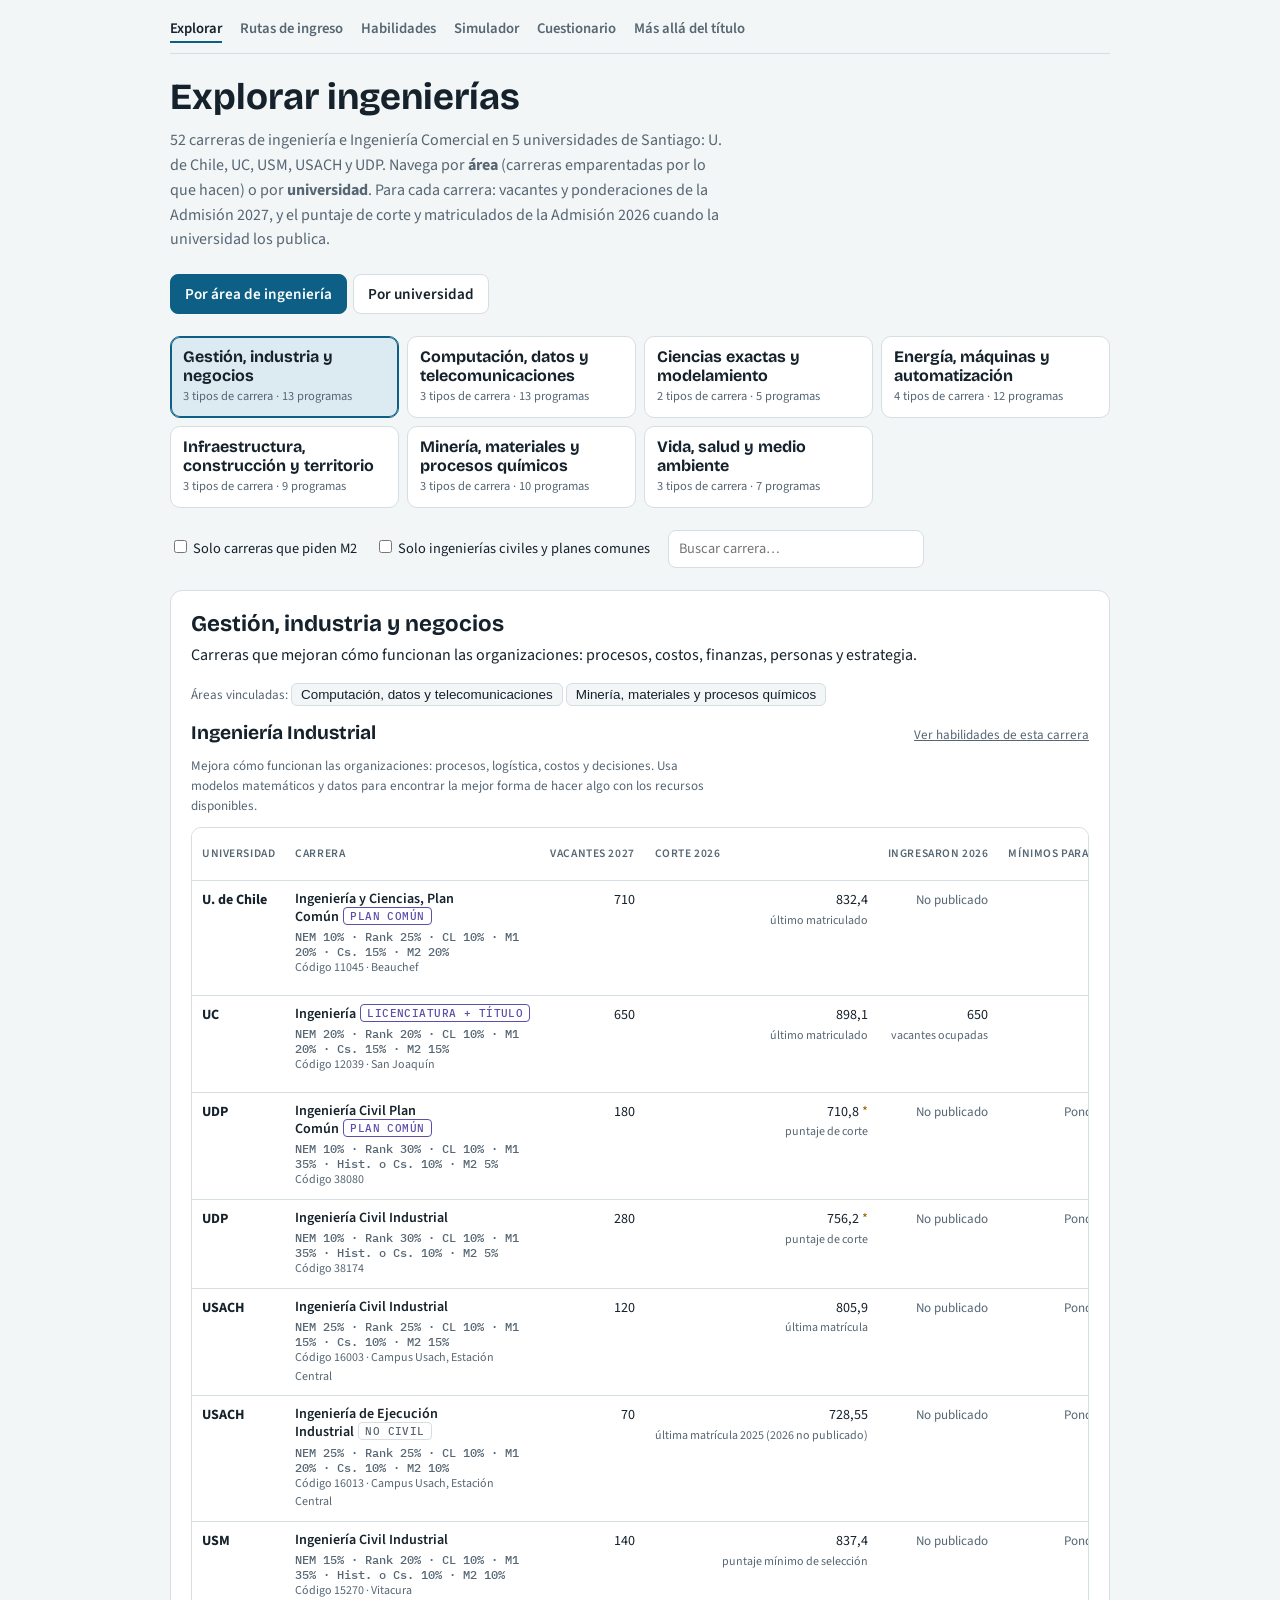
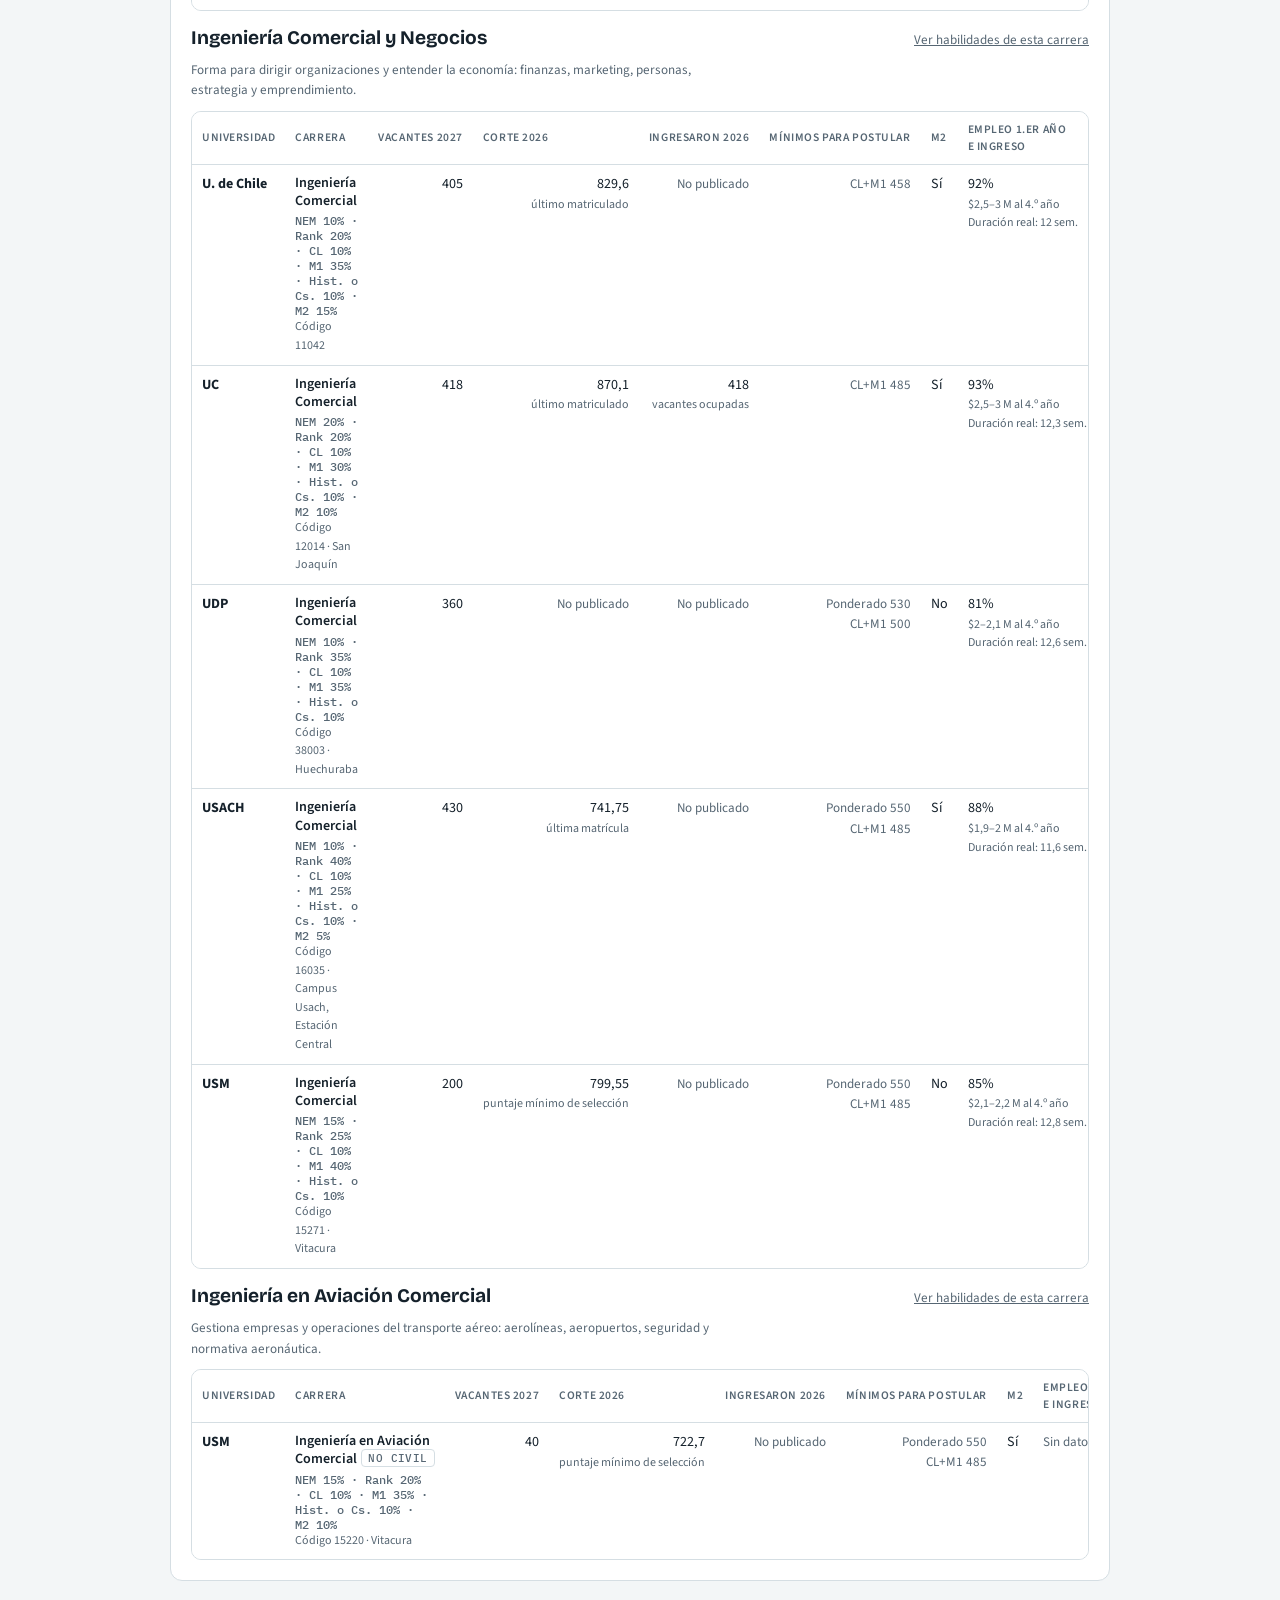
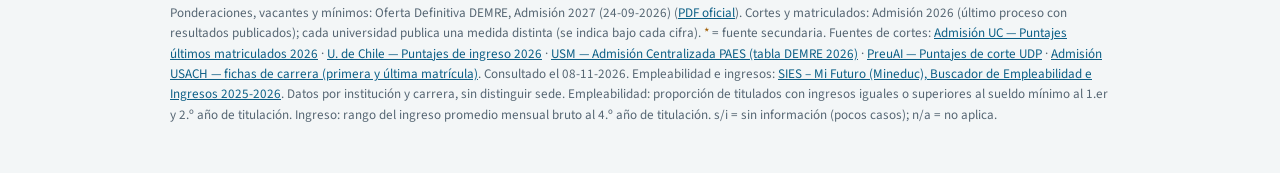
<file: web/index.html>
<!doctype html>
<html lang="es">
<head>
<meta charset="utf-8">
<meta name="viewport" content="width=device-width, initial-scale=1, viewport-fit=cover">
<title>Explorar Ingenierías</title>
<link rel="stylesheet" href="https://fonts.googleapis.com/css2?family=Bricolage+Grotesque:opsz,wght@12..96,600;12..96,700&family=Source+Sans+3:wght@400;600&family=IBM+Plex+Mono:wght@500&display=swap">
</head>
<body>
<style>
/* Estilos comunes de la plataforma (se insertan en cada página al construir el sitio). Columna de lectura ~920px. */
:root{
  --bg:#f3f6f7; --surface:#ffffff; --ink:#15212b; --muted:#566673; --line:#d5dee3;
  --accent:#0d5f86; --accent-soft:#dcebf2; --mark:#a15c00; --mark-soft:#fbead1;
  --ok:#1f7a4d; --ok-soft:#dcf1e5; --warn:#a15c00; --warn-soft:#fbead1; --bad:#b03a2e; --bad-soft:#f8e1de; --na:#6b7680; --na-soft:#e7ebee;
  --info:#5b4fa8; --info-soft:#e7e3f7;
  --f-display:"Bricolage Grotesque","Segoe UI",system-ui,sans-serif;
  --f-body:"Source Sans 3","Segoe UI",system-ui,sans-serif;
  --f-mono:"IBM Plex Mono",ui-monospace,Menlo,monospace;
}
@media (prefers-color-scheme: dark){:root:not([data-theme="light"]){
  --bg:#0f171d; --surface:#16222a; --ink:#e4ecf0; --muted:#9aabb6; --line:#2a3a45;
  --accent:#6cb8dd; --accent-soft:#18394a; --mark:#f0b35c; --mark-soft:#3d2c12;
  --ok:#6fcf9b; --ok-soft:#173a29; --warn:#f0b35c; --warn-soft:#3d2c12; --bad:#f08a7e; --bad-soft:#40201c; --na:#a3adb5; --na-soft:#26323a;
  --info:#b0a6f0; --info-soft:#2a2547; color-scheme:dark}}
:root[data-theme="dark"]{
  --bg:#0f171d; --surface:#16222a; --ink:#e4ecf0; --muted:#9aabb6; --line:#2a3a45;
  --accent:#6cb8dd; --accent-soft:#18394a; --mark:#f0b35c; --mark-soft:#3d2c12;
  --ok:#6fcf9b; --ok-soft:#173a29; --warn:#f0b35c; --warn-soft:#3d2c12; --bad:#f08a7e; --bad-soft:#40201c; --na:#a3adb5; --na-soft:#26323a;
  --info:#b0a6f0; --info-soft:#2a2547; color-scheme:dark}
*{box-sizing:border-box}
body{background:var(--bg);color:var(--ink);font:400 1rem/1.55 var(--f-body);margin:0;
  padding-left:max(16px,env(safe-area-inset-left,0px));padding-right:max(16px,env(safe-area-inset-right,0px));padding-block:16px 48px}
.wrap{max-width:940px;margin:0 auto;display:flex;flex-direction:column;gap:22px}
h1,h2,h3{font-family:var(--f-display);text-wrap:balance;margin:0;line-height:1.15}
h1{font-size:clamp(1.7rem,4vw,2.3rem);font-weight:700} h2{font-size:1.4rem;font-weight:700}
h3{font:600 .78rem var(--f-body);text-transform:uppercase;letter-spacing:.08em;color:var(--muted)}
p{margin:0} a{color:var(--accent)}
a:focus-visible,button:focus-visible,input:focus-visible,select:focus-visible{outline:2px solid var(--accent);outline-offset:2px}
.lede{color:var(--muted);max-width:70ch}
.topnav{display:flex;flex-wrap:wrap;gap:4px 18px;font-size:.92rem;border-bottom:1px solid var(--line);padding-bottom:10px}
.topnav a{text-decoration:none;color:var(--muted);font-weight:600;padding-block:2px}
.topnav a[aria-current="page"]{color:var(--ink);box-shadow:inset 0 -2px 0 var(--accent)}
.card{background:var(--surface);border:1px solid var(--line);border-radius:12px;padding:20px;display:flex;flex-direction:column;gap:16px}
.pill{display:inline-flex;align-items:center;gap:6px;border-radius:999px;padding:2px 10px;font-size:.82rem;font-weight:600;white-space:nowrap}
.pill::before{content:"";width:7px;height:7px;border-radius:50%;background:currentColor}
.p-ok{color:var(--ok);background:var(--ok-soft)} .p-warn{color:var(--warn);background:var(--warn-soft)}
.p-bad{color:var(--bad);background:var(--bad-soft)} .p-na{color:var(--na);background:var(--na-soft)} .p-info{color:var(--info);background:var(--info-soft)}
.chip{font-size:.84rem;border:1px solid var(--line);border-radius:6px;padding:3px 9px;background:var(--bg);color:var(--ink);text-decoration:none}
.btn{font:600 .95rem var(--f-body);border:1px solid var(--line);background:var(--surface);color:var(--ink);border-radius:8px;padding:8px 14px;cursor:pointer}
.btn[aria-pressed="true"],.btn.primary{background:var(--accent);border-color:var(--accent);color:var(--surface)}
.tablewrap{overflow-x:auto;border:1px solid var(--line);border-radius:10px;background:var(--surface)}
table.data{border-collapse:collapse;width:100%;font-size:.88rem;min-width:640px}
table.data th{font:600 .72rem var(--f-body);text-transform:uppercase;letter-spacing:.05em;color:var(--muted);text-align:left;padding:9px 10px;border-bottom:1px solid var(--line);white-space:nowrap}
table.data td{padding:9px 10px;border-bottom:1px solid var(--line);vertical-align:top}
table.data tr:last-child td{border-bottom:0}
td.num,th.num{text-align:right;font-variant-numeric:tabular-nums;white-space:nowrap}
.mono{font-family:var(--f-mono);font-size:.8rem}
.small{font-size:.82rem;color:var(--muted)}
.src{font-size:.75rem;color:var(--muted)}
.note{background:var(--accent-soft);border-radius:10px;padding:12px 14px;font-size:.93rem}
footer{font-size:.82rem;color:var(--muted)}
@media (prefers-reduced-motion:no-preference){.fade{animation:fade .2s ease-out}@keyframes fade{from{transform:translateY(3px)}to{transform:none}}}

.modes{display:flex;gap:6px;flex-wrap:wrap}
.areas{display:grid;grid-template-columns:repeat(auto-fill,minmax(200px,1fr));gap:8px}
.area{all:unset;cursor:pointer;background:var(--surface);border:1px solid var(--line);border-radius:10px;padding:10px 12px;display:flex;flex-direction:column;gap:2px}
.area b{font-family:var(--f-display);font-size:1rem;line-height:1.2}
.area span{font-size:.78rem;color:var(--muted)}
.area[aria-pressed="true"]{border-color:var(--accent);box-shadow:inset 0 0 0 1px var(--accent);background:var(--accent-soft)}
.unis{display:flex;flex-wrap:wrap;gap:6px}
.filters{display:flex;flex-wrap:wrap;gap:12px 18px;align-items:center;font-size:.9rem}
.filters input[type=search]{font:inherit;padding:7px 10px;border:1px solid var(--line);border-radius:8px;background:var(--surface);color:var(--ink);min-width:0;width:16rem;max-width:100%}
.fam{display:flex;flex-direction:column;gap:10px}
.famhead{display:flex;flex-wrap:wrap;justify-content:space-between;gap:6px;align-items:baseline}
.famhead h2{font-size:1.2rem}
.prog-name{font-weight:600;line-height:1.3}
.pond{font:500 .72rem var(--f-mono);color:var(--muted);margin-top:3px;white-space:normal}
.tag{font:500 .66rem var(--f-mono);text-transform:uppercase;letter-spacing:.04em;padding:1px 6px;border-radius:4px;border:1px solid var(--line);color:var(--muted);margin-left:4px;white-space:nowrap;vertical-align:1px}
.tag.pc{color:var(--info);border-color:var(--info)}
.sec{color:var(--warn)}
.empty{padding:16px;color:var(--muted)}
</style>

<div class="wrap">
  <nav class="topnav" aria-label="Secciones"><a href="index.html" aria-current="page">Explorar</a><a href="rutas.html">Rutas de ingreso</a><a href="habilidades.html">Habilidades</a><a href="simulador.html">Simulador</a><a href="cuestionario.html">Cuestionario</a><a href="oportunidades.html">Más allá del título</a></nav>
  <header style="display:flex;flex-direction:column;gap:10px">
    <h1>Explorar ingenierías</h1>
    <p class="lede">52 carreras de ingeniería e Ingeniería Comercial en 5 universidades de Santiago: U. de Chile, UC, USM, USACH y UDP. Navega por <b>área</b> (carreras emparentadas por lo que hacen) o por <b>universidad</b>. Para cada carrera: vacantes y ponderaciones de la Admisión 2027, y el puntaje de corte y matriculados de la Admisión 2026 cuando la universidad los publica.</p>
  </header>

  <div class="modes" role="group" aria-label="Forma de navegar">
    <button class="btn" id="m-area" type="button">Por área de ingeniería</button>
    <button class="btn" id="m-uni" type="button">Por universidad</button>
  </div>

  <div id="selector"></div>
  <div class="filters">
    <label><input type="checkbox" id="f-m2"> Solo carreras que piden M2</label>
    <label><input type="checkbox" id="f-civil"> Solo ingenierías civiles y planes comunes</label>
    <input type="search" id="f-q" placeholder="Buscar carrera…" aria-label="Buscar carrera">
  </div>
  <section id="lista" aria-live="polite"></section>

  <footer id="pie"></footer>
</div>

<script>
const D = {"version": "0.6", "consultado": "2026-11-08", "bases": {"ponderaciones": "Oferta Definitiva DEMRE, Admisión 2027 (24-09-2026)", "cortes": "Admisión 2026 (último proceso con resultados publicados)"}, "universidades": {"uc": "Pontificia Universidad Católica de Chile", "uchile": "Universidad de Chile", "usm": "Universidad Técnica Federico Santa María", "usach": "Universidad de Santiago de Chile", "udp": "Universidad Diego Portales"}, "foco": ["uchile", "uc", "usm", "usach", "udp"], "areas": [{"id": "gestion", "nombre": "Gestión, industria y negocios", "familias": ["industrial", "comercial", "aviacion"], "descripcion": "Carreras que mejoran cómo funcionan las organizaciones: procesos, costos, finanzas, personas y estrategia.", "vinculadas": ["computacion", "minerales"]}, {"id": "computacion", "nombre": "Computación, datos y telecomunicaciones", "familias": ["informatica", "datos_ia", "telecom"], "descripcion": "Software, sistemas, inteligencia artificial, redes y seguridad de la información.", "vinculadas": ["exactas", "gestion", "energia"]}, {"id": "exactas", "nombre": "Ciencias exactas y modelamiento", "familias": ["matematica", "fisica"], "descripcion": "Matemática y física aplicadas para modelar problemas complejos e investigar.", "vinculadas": ["computacion", "energia"]}, {"id": "energia", "nombre": "Energía, máquinas y automatización", "familias": ["electrica", "mecanica", "automatizacion", "diseno"], "descripcion": "Sistemas eléctricos y energéticos, máquinas, robótica, control y diseño de productos.", "vinculadas": ["computacion", "infraestructura", "minerales"]}, {"id": "infraestructura", "nombre": "Infraestructura, construcción y territorio", "familias": ["obras", "construccion", "geomensura"], "descripcion": "Edificios, puentes, caminos, obras hidráulicas, su construcción y la medición del territorio.", "vinculadas": ["energia", "vida"]}, {"id": "minerales", "nombre": "Minería, materiales y procesos químicos", "familias": ["minas", "metalurgia", "quimica"], "descripcion": "Extracción y procesamiento de recursos, materiales y procesos industriales a gran escala.", "vinculadas": ["energia", "vida", "gestion"]}, {"id": "vida", "nombre": "Vida, salud y medio ambiente", "familias": ["bio", "biomedica", "ambiental"], "descripcion": "Biotecnología, tecnología para la salud y cuidado del medio ambiente.", "vinculadas": ["minerales", "infraestructura"]}], "familias": [{"id": "industrial", "nombre": "Ingeniería Industrial", "n_perfiles": 6, "que_hace": "Mejora cómo funcionan las organizaciones: procesos, logística, costos y decisiones. Usa modelos matemáticos y datos para encontrar la mejor forma de hacer algo con los recursos disponibles.", "te_puede_gustar_si": ["Te gusta organizar cosas y encontrar la forma más eficiente de hacerlas.", "Disfrutas resolver problemas con números, pero también te interesa cómo funcionan las empresas y las personas.", "Te atrae la idea de tener muchas puertas abiertas: finanzas, operaciones, tecnología o consultoría."], "distintivas": ["MAT", "NEG", "DIS", "SOST"], "porcentaje": {"MAT": 1.0, "PROG": 0.17, "DATA": 0.33, "DIS": 0.83, "OPER": 1.0, "GEST": 1.0, "NEG": 1.0, "CIEN": 0.33, "INFRA": 0.17, "INV": 0.33, "INNO": 0.67, "EQ": 0.5, "COM": 0.17, "ETI": 0.67, "SOST": 0.67}, "diferencia_vs_promedio": {"MAT": 0.48, "PROG": -0.1, "DATA": 0.11, "DIS": 0.15, "OPER": 0.3, "GEST": 0.2, "NEG": 0.34, "CIEN": -0.24, "INFRA": -0.32, "INV": -0.04, "INNO": 0.07, "EQ": -0.02, "COM": -0.04, "ETI": 0.06, "SOST": 0.09}, "area": "gestion"}, {"id": "informatica", "nombre": "Ingeniería Informática y Computación", "n_perfiles": 6, "que_hace": "Diseña y construye software y sistemas computacionales: aplicaciones, plataformas, bases de datos, seguridad informática. Combina lógica, matemáticas y trabajo con equipos y clientes.", "te_puede_gustar_si": ["Te entretiene entender cómo funcionan los programas, juegos o apps por dentro.", "Te gusta resolver problemas paso a paso y no te frustra probar varias veces hasta que algo funcione.", "Te interesa crear cosas que otras personas usen."], "distintivas": ["PROG", "MAT", "DIS", "INV"], "porcentaje": {"MAT": 0.83, "PROG": 1.0, "DATA": 0.33, "DIS": 0.83, "OPER": 0.5, "GEST": 0.5, "NEG": 0.0, "CIEN": 0.17, "INFRA": 0.0, "INV": 0.5, "INNO": 0.67, "EQ": 0.5, "COM": 0.17, "ETI": 0.5, "SOST": 0.17}, "diferencia_vs_promedio": {"MAT": 0.32, "PROG": 0.73, "DATA": 0.11, "DIS": 0.15, "OPER": -0.2, "GEST": -0.3, "NEG": -0.66, "CIEN": -0.41, "INFRA": -0.48, "INV": 0.12, "INNO": 0.07, "EQ": -0.02, "COM": -0.04, "ETI": -0.11, "SOST": -0.41}, "area": "computacion"}, {"id": "datos_ia", "nombre": "Ciencia de Datos e Inteligencia Artificial", "n_perfiles": 2, "que_hace": "Convierte grandes volúmenes de datos en decisiones y crea sistemas de inteligencia artificial: modelos que predicen, recomiendan o reconocen patrones.", "te_puede_gustar_si": ["Te gusta buscar patrones y sacar conclusiones a partir de información.", "Te interesan la estadística, la probabilidad y la programación por igual.", "Te llama la atención cómo funcionan los sistemas de IA y quieres construirlos, no solo usarlos."], "distintivas": ["DATA", "EQ", "INNO", "ETI"], "porcentaje": {"MAT": 0.0, "PROG": 0.5, "DATA": 1.0, "DIS": 0.5, "OPER": 0.0, "GEST": 0.5, "NEG": 0.0, "CIEN": 0.5, "INFRA": 0.0, "INV": 0.5, "INNO": 1.0, "EQ": 1.0, "COM": 0.0, "ETI": 1.0, "SOST": 0.0}, "diferencia_vs_promedio": {"MAT": -0.52, "PROG": 0.23, "DATA": 0.78, "DIS": -0.19, "OPER": -0.7, "GEST": -0.3, "NEG": -0.66, "CIEN": -0.08, "INFRA": -0.48, "INV": 0.12, "INNO": 0.41, "EQ": 0.48, "COM": -0.2, "ETI": 0.39, "SOST": -0.58}, "area": "computacion"}, {"id": "telecom", "nombre": "Telemática y Telecomunicaciones", "n_perfiles": 3, "que_hace": "Diseña y administra redes y sistemas de comunicación: internet, redes móviles, servicios en la nube y su seguridad.", "te_puede_gustar_si": ["Te interesa cómo viaja la información entre dispositivos y por qué una red funciona o falla.", "Te gusta la tecnología tanto en el hardware como en el software.", "Te atrae la ciberseguridad."], "distintivas": ["DATA", "INFRA", "INNO", "PROG"], "porcentaje": {"MAT": 0.33, "PROG": 0.67, "DATA": 1.0, "DIS": 1.0, "OPER": 0.67, "GEST": 1.0, "NEG": 0.67, "CIEN": 0.33, "INFRA": 1.0, "INV": 0.0, "INNO": 1.0, "EQ": 0.67, "COM": 0.33, "ETI": 0.67, "SOST": 0.67}, "diferencia_vs_promedio": {"MAT": -0.18, "PROG": 0.4, "DATA": 0.78, "DIS": 0.31, "OPER": -0.04, "GEST": 0.2, "NEG": 0.01, "CIEN": -0.24, "INFRA": 0.52, "INV": -0.38, "INNO": 0.41, "EQ": 0.15, "COM": 0.13, "ETI": 0.06, "SOST": 0.09}, "area": "computacion"}, {"id": "obras", "nombre": "Ingeniería Civil en Obras Civiles", "n_perfiles": 5, "que_hace": "Diseña, calcula y dirige la construcción de infraestructura: edificios, puentes, carreteras, obras hidráulicas y sistemas de transporte, cuidando su seguridad y su impacto.", "te_puede_gustar_si": ["Te llaman la atención los edificios, puentes o caminos y te preguntas cómo se sostienen.", "Te gusta la física aplicada a cosas concretas que se pueden ver y tocar.", "Te imaginas trabajando entre la oficina y la obra."], "distintivas": ["INFRA", "DIS", "CIEN", "ETI"], "porcentaje": {"MAT": 0.2, "PROG": 0.0, "DATA": 0.0, "DIS": 1.0, "OPER": 0.4, "GEST": 0.8, "NEG": 0.4, "CIEN": 0.8, "INFRA": 0.8, "INV": 0.4, "INNO": 0.2, "EQ": 0.4, "COM": 0.2, "ETI": 0.8, "SOST": 0.6}, "diferencia_vs_promedio": {"MAT": -0.32, "PROG": -0.27, "DATA": -0.22, "DIS": 0.31, "OPER": -0.3, "GEST": 0.0, "NEG": -0.26, "CIEN": 0.22, "INFRA": 0.32, "INV": 0.03, "INNO": -0.39, "EQ": -0.12, "COM": -0.0, "ETI": 0.19, "SOST": 0.02}, "area": "infraestructura"}, {"id": "construccion", "nombre": "Construcción", "n_perfiles": 1, "que_hace": "Gestiona proyectos de construcción: planifica, presupuesta, coordina equipos y controla costos, plazos y calidad en obra.", "te_puede_gustar_si": ["Te gusta organizar personas y recursos para que un proyecto avance.", "Prefieres lo práctico y ver resultados concretos.", "Te interesa el mundo de la construcción más desde la gestión que desde el cálculo."], "distintivas": ["EQ", "INFRA", "MAT", "SOST"], "porcentaje": {"MAT": 1.0, "PROG": 0.0, "DATA": 0.0, "DIS": 0.0, "OPER": 1.0, "GEST": 1.0, "NEG": 0.0, "CIEN": 0.0, "INFRA": 1.0, "INV": 0.0, "INNO": 0.0, "EQ": 1.0, "COM": 0.0, "ETI": 0.0, "SOST": 1.0}, "diferencia_vs_promedio": {"MAT": 0.48, "PROG": -0.27, "DATA": -0.22, "DIS": -0.69, "OPER": 0.3, "GEST": 0.2, "NEG": -0.66, "CIEN": -0.58, "INFRA": 0.52, "INV": -0.38, "INNO": -0.59, "EQ": 0.48, "COM": -0.2, "ETI": -0.61, "SOST": 0.42}, "area": "infraestructura"}, {"id": "minas", "nombre": "Ingeniería de Minas", "n_perfiles": 4, "que_hace": "Planifica y dirige la extracción de minerales: evalúa yacimientos, diseña la mina, optimiza las operaciones y cuida la seguridad y el entorno.", "te_puede_gustar_si": ["Te interesan la geología y cómo se obtienen los recursos que usa la sociedad.", "Te gusta pensar en grandes operaciones donde se combinan técnica, economía y equipos de personas.", "No te complica la idea de trabajar en terreno o en regiones."], "distintivas": ["INFRA", "SOST", "ETI", "NEG"], "porcentaje": {"MAT": 0.75, "PROG": 0.25, "DATA": 0.0, "DIS": 0.75, "OPER": 1.0, "GEST": 1.0, "NEG": 1.0, "CIEN": 0.75, "INFRA": 1.0, "INV": 0.25, "INNO": 0.5, "EQ": 0.75, "COM": 0.5, "ETI": 1.0, "SOST": 1.0}, "diferencia_vs_promedio": {"MAT": 0.23, "PROG": -0.02, "DATA": -0.22, "DIS": 0.06, "OPER": 0.3, "GEST": 0.2, "NEG": 0.34, "CIEN": 0.17, "INFRA": 0.52, "INV": -0.12, "INNO": -0.09, "EQ": 0.23, "COM": 0.3, "ETI": 0.39, "SOST": 0.42}, "area": "minerales"}, {"id": "metalurgia", "nombre": "Ingeniería en Metalurgia", "n_perfiles": 2, "que_hace": "Transforma minerales en metales y desarrolla materiales: procesos de refinación, fundición y control de calidad.", "te_puede_gustar_si": ["Te interesa la química aplicada a materiales reales.", "Te llaman la atención las plantas industriales y sus procesos.", "Te gusta entender por qué un material resiste o falla."], "distintivas": ["CIEN", "PROG", "DIS", "EQ"], "porcentaje": {"MAT": 0.0, "PROG": 1.0, "DATA": 0.0, "DIS": 1.0, "OPER": 1.0, "GEST": 1.0, "NEG": 0.5, "CIEN": 1.0, "INFRA": 0.5, "INV": 0.0, "INNO": 0.5, "EQ": 0.5, "COM": 0.0, "ETI": 0.5, "SOST": 0.5}, "diferencia_vs_promedio": {"MAT": -0.52, "PROG": 0.73, "DATA": -0.22, "DIS": 0.31, "OPER": 0.3, "GEST": 0.2, "NEG": -0.16, "CIEN": 0.42, "INFRA": 0.02, "INV": -0.38, "INNO": -0.09, "EQ": -0.02, "COM": -0.2, "ETI": -0.11, "SOST": -0.08}, "area": "minerales"}, {"id": "electrica", "nombre": "Ingeniería Eléctrica y Energía", "n_perfiles": 5, "que_hace": "Diseña y opera sistemas eléctricos y energéticos: generación (incluida la renovable), transmisión, electrónica, automatización y control.", "te_puede_gustar_si": ["Te interesa la electricidad, la electrónica o las energías renovables.", "Te gusta la física y las matemáticas aplicadas a sistemas que se pueden medir.", "Te atrae la transición energética y la electromovilidad."], "distintivas": ["INFRA", "INV", "CIEN", "SOST"], "porcentaje": {"MAT": 0.4, "PROG": 0.4, "DATA": 0.2, "DIS": 0.8, "OPER": 0.8, "GEST": 0.8, "NEG": 0.8, "CIEN": 0.8, "INFRA": 1.0, "INV": 0.6, "INNO": 0.4, "EQ": 0.4, "COM": 0.4, "ETI": 0.8, "SOST": 0.8}, "diferencia_vs_promedio": {"MAT": -0.12, "PROG": 0.13, "DATA": -0.02, "DIS": 0.11, "OPER": 0.1, "GEST": 0.0, "NEG": 0.14, "CIEN": 0.22, "INFRA": 0.52, "INV": 0.22, "INNO": -0.19, "EQ": -0.12, "COM": 0.2, "ETI": 0.19, "SOST": 0.22}, "area": "energia"}, {"id": "mecanica", "nombre": "Ingeniería Mecánica", "n_perfiles": 6, "que_hace": "Diseña, fabrica y mantiene máquinas, equipos y sistemas térmicos: desde motores y robots hasta plantas industriales y climatización.", "te_puede_gustar_si": ["Te gusta desarmar cosas para entender cómo funcionan.", "Te interesan las máquinas, los vehículos o la fabricación.", "Disfrutas la física aplicada (fuerzas, calor, movimiento)."], "distintivas": ["INFRA", "NEG", "INV", "CIEN"], "porcentaje": {"MAT": 0.5, "PROG": 0.0, "DATA": 0.0, "DIS": 0.5, "OPER": 0.83, "GEST": 0.67, "NEG": 0.83, "CIEN": 0.67, "INFRA": 0.83, "INV": 0.5, "INNO": 0.5, "EQ": 0.33, "COM": 0.33, "ETI": 0.5, "SOST": 0.5}, "diferencia_vs_promedio": {"MAT": -0.02, "PROG": -0.27, "DATA": -0.22, "DIS": -0.19, "OPER": 0.13, "GEST": -0.13, "NEG": 0.18, "CIEN": 0.09, "INFRA": 0.35, "INV": 0.12, "INNO": -0.09, "EQ": -0.18, "COM": 0.13, "ETI": -0.11, "SOST": -0.08}, "area": "energia"}, {"id": "automatizacion", "nombre": "Mecatrónica, Automatización y Robótica", "n_perfiles": 1, "que_hace": "Integra mecánica, electrónica y programación para crear sistemas automáticos y robots.", "te_puede_gustar_si": ["Te gusta la robótica o armar proyectos con sensores y motores.", "Te interesan tanto el hardware como el software.", "Te atrae la automatización de procesos industriales."], "distintivas": ["EQ", "NEG", "CIEN"], "porcentaje": {"MAT": 0.0, "PROG": 0.0, "DATA": 0.0, "DIS": 0.0, "OPER": 0.0, "GEST": 0.0, "NEG": 1.0, "CIEN": 1.0, "INFRA": 0.0, "INV": 0.0, "INNO": 0.0, "EQ": 1.0, "COM": 0.0, "ETI": 0.0, "SOST": 0.0}, "diferencia_vs_promedio": {"MAT": -0.52, "PROG": -0.27, "DATA": -0.22, "DIS": -0.69, "OPER": -0.7, "GEST": -0.8, "NEG": 0.34, "CIEN": 0.42, "INFRA": -0.48, "INV": -0.38, "INNO": -0.59, "EQ": 0.48, "COM": -0.2, "ETI": -0.61, "SOST": -0.58}, "area": "energia"}, {"id": "quimica", "nombre": "Ingeniería Química", "n_perfiles": 4, "que_hace": "Diseña y optimiza procesos industriales que transforman materias primas en productos: energía, alimentos, minería, farmacéutica y tratamiento de residuos.", "te_puede_gustar_si": ["Te gusta la química, pero te interesa más aplicarla a gran escala que en un laboratorio.", "Disfrutas los balances, las ecuaciones y entender procesos paso a paso.", "Te interesa producir de forma más limpia y eficiente."], "distintivas": ["CIEN", "INV", "MAT", "EQ"], "porcentaje": {"MAT": 0.75, "PROG": 0.0, "DATA": 0.0, "DIS": 0.5, "OPER": 1.0, "GEST": 1.0, "NEG": 0.5, "CIEN": 1.0, "INFRA": 0.25, "INV": 0.75, "INNO": 0.75, "EQ": 0.75, "COM": 0.25, "ETI": 0.25, "SOST": 0.75}, "diferencia_vs_promedio": {"MAT": 0.23, "PROG": -0.27, "DATA": -0.22, "DIS": -0.19, "OPER": 0.3, "GEST": 0.2, "NEG": -0.16, "CIEN": 0.42, "INFRA": -0.23, "INV": 0.38, "INNO": 0.16, "EQ": 0.23, "COM": 0.05, "ETI": -0.36, "SOST": 0.17}, "area": "minerales"}, {"id": "bio", "nombre": "Biotecnología y Bioingeniería", "n_perfiles": 3, "que_hace": "Usa organismos vivos y procesos biológicos para crear productos y soluciones: alimentos, medicamentos, biocombustibles o descontaminación.", "te_puede_gustar_si": ["Te interesan la biología y la química, y también la ingeniería.", "Te gusta el trabajo de laboratorio y la investigación.", "Te atrae aplicar la ciencia a problemas de salud, alimentación o medio ambiente."], "distintivas": ["CIEN", "DIS", "INV", "MAT"], "porcentaje": {"MAT": 0.67, "PROG": 0.0, "DATA": 0.33, "DIS": 1.0, "OPER": 1.0, "GEST": 0.67, "NEG": 0.33, "CIEN": 1.0, "INFRA": 0.33, "INV": 0.67, "INNO": 0.67, "EQ": 0.33, "COM": 0.0, "ETI": 0.33, "SOST": 0.67}, "diferencia_vs_promedio": {"MAT": 0.15, "PROG": -0.27, "DATA": 0.11, "DIS": 0.31, "OPER": 0.3, "GEST": -0.13, "NEG": -0.32, "CIEN": 0.42, "INFRA": -0.15, "INV": 0.29, "INNO": 0.07, "EQ": -0.18, "COM": -0.2, "ETI": -0.28, "SOST": 0.09}, "area": "vida"}, {"id": "biomedica", "nombre": "Ingeniería Biomédica", "n_perfiles": 1, "que_hace": "Aplica la ingeniería a la salud: dispositivos médicos, imágenes, biomecánica, sensores, datos clínicos y gestión de tecnología en hospitales.", "te_puede_gustar_si": ["Te interesa la salud, pero te atrae más la tecnología que la atención directa de pacientes.", "Te gustan la biología y la física por igual.", "Te motiva crear soluciones que mejoren la vida de las personas."], "distintivas": ["EQ", "ETI", "CIEN", "INNO"], "porcentaje": {"MAT": 0.0, "PROG": 1.0, "DATA": 0.0, "DIS": 1.0, "OPER": 1.0, "GEST": 1.0, "NEG": 1.0, "CIEN": 1.0, "INFRA": 1.0, "INV": 1.0, "INNO": 1.0, "EQ": 1.0, "COM": 0.0, "ETI": 1.0, "SOST": 1.0}, "diferencia_vs_promedio": {"MAT": -0.52, "PROG": 0.73, "DATA": -0.22, "DIS": 0.31, "OPER": 0.3, "GEST": 0.2, "NEG": 0.34, "CIEN": 0.42, "INFRA": 0.52, "INV": 0.62, "INNO": 0.41, "EQ": 0.48, "COM": -0.2, "ETI": 0.39, "SOST": 0.42}, "area": "vida"}, {"id": "ambiental", "nombre": "Ingeniería Ambiental y Recursos Naturales", "n_perfiles": 3, "que_hace": "Evalúa y reduce el impacto ambiental de proyectos y empresas: agua, residuos, contaminación, cambio climático y ordenamiento del territorio.", "te_puede_gustar_si": ["Te preocupan el cambio climático y el cuidado de la naturaleza.", "Te gusta combinar ciencia con normativa y trabajo con comunidades.", "Te interesa el trabajo en terreno además de la oficina."], "distintivas": ["SOST", "ETI", "NEG", "DIS"], "porcentaje": {"MAT": 0.67, "PROG": 0.0, "DATA": 0.0, "DIS": 1.0, "OPER": 0.67, "GEST": 1.0, "NEG": 1.0, "CIEN": 0.33, "INFRA": 0.67, "INV": 0.0, "INNO": 0.33, "EQ": 0.33, "COM": 0.0, "ETI": 1.0, "SOST": 1.0}, "diferencia_vs_promedio": {"MAT": 0.15, "PROG": -0.27, "DATA": -0.22, "DIS": 0.31, "OPER": -0.04, "GEST": 0.2, "NEG": 0.34, "CIEN": -0.24, "INFRA": 0.18, "INV": -0.38, "INNO": -0.26, "EQ": -0.18, "COM": -0.2, "ETI": 0.39, "SOST": 0.42}, "area": "vida"}, {"id": "matematica", "nombre": "Ingeniería Matemática", "n_perfiles": 3, "que_hace": "Usa matemáticas avanzadas y computación para modelar problemas complejos: finanzas, logística, ciencia de datos, clima o investigación.", "te_puede_gustar_si": ["Las matemáticas son de lo que más disfrutas, incluso los problemas difíciles.", "Te gusta entender el porqué de las cosas, no solo aplicar fórmulas.", "Te atrae la investigación o los problemas abiertos."], "distintivas": ["MAT", "DATA", "INNO"], "porcentaje": {"MAT": 1.0, "PROG": 0.33, "DATA": 0.67, "DIS": 0.33, "OPER": 0.33, "GEST": 0.33, "NEG": 0.33, "CIEN": 0.33, "INFRA": 0.33, "INV": 0.33, "INNO": 1.0, "EQ": 0.0, "COM": 0.33, "ETI": 0.33, "SOST": 0.0}, "diferencia_vs_promedio": {"MAT": 0.48, "PROG": 0.07, "DATA": 0.45, "DIS": -0.35, "OPER": -0.37, "GEST": -0.46, "NEG": -0.32, "CIEN": -0.24, "INFRA": -0.15, "INV": -0.04, "INNO": 0.41, "EQ": -0.52, "COM": 0.13, "ETI": -0.28, "SOST": -0.58}, "area": "exactas"}, {"id": "fisica", "nombre": "Ingeniería Física", "n_perfiles": 1, "que_hace": "Aplica la física para desarrollar tecnología: instrumentación, óptica, materiales, energía o astronomía.", "te_puede_gustar_si": ["La física es tu ramo favorito y quieres llevarla a la práctica.", "Te gusta experimentar y medir.", "Te atrae la investigación aplicada y la tecnología de punta."], "distintivas": ["CIEN", "INV", "INNO", "MAT"], "porcentaje": {"MAT": 1.0, "PROG": 0.0, "DATA": 0.0, "DIS": 1.0, "OPER": 1.0, "GEST": 1.0, "NEG": 1.0, "CIEN": 1.0, "INFRA": 0.0, "INV": 1.0, "INNO": 1.0, "EQ": 0.0, "COM": 0.0, "ETI": 0.0, "SOST": 1.0}, "diferencia_vs_promedio": {"MAT": 0.48, "PROG": -0.27, "DATA": -0.22, "DIS": 0.31, "OPER": 0.3, "GEST": 0.2, "NEG": 0.34, "CIEN": 0.42, "INFRA": -0.48, "INV": 0.62, "INNO": 0.41, "EQ": -0.52, "COM": -0.2, "ETI": -0.61, "SOST": 0.42}, "area": "exactas"}, {"id": "geomensura", "nombre": "Geomensura y Geomática", "n_perfiles": 1, "que_hace": "Mide y representa el territorio: topografía, mapas digitales, sistemas de información geográfica, drones y satélites.", "te_puede_gustar_si": ["Te gustan los mapas y la geografía.", "Te interesa la tecnología de medición (GPS, drones, imágenes satelitales).", "Te atrae el trabajo en terreno."], "distintivas": ["INFRA", "INNO", "EQ", "SOST"], "porcentaje": {"MAT": 0.0, "PROG": 0.0, "DATA": 1.0, "DIS": 1.0, "OPER": 1.0, "GEST": 1.0, "NEG": 1.0, "CIEN": 1.0, "INFRA": 1.0, "INV": 0.0, "INNO": 1.0, "EQ": 1.0, "COM": 0.0, "ETI": 1.0, "SOST": 1.0}, "diferencia_vs_promedio": {"MAT": -0.52, "PROG": -0.27, "DATA": 0.78, "DIS": 0.31, "OPER": 0.3, "GEST": 0.2, "NEG": 0.34, "CIEN": 0.42, "INFRA": 0.52, "INV": -0.38, "INNO": 0.41, "EQ": 0.48, "COM": -0.2, "ETI": 0.39, "SOST": 0.42}, "area": "infraestructura"}, {"id": "diseno", "nombre": "Ingeniería en Diseño de Productos", "n_perfiles": 1, "que_hace": "Diseña productos y servicios desde la idea hasta el prototipo, combinando creatividad, tecnología de fabricación y estrategia.", "te_puede_gustar_si": ["Te gusta dibujar, crear y construir prototipos.", "Te interesa cómo las personas usan los objetos.", "Quieres combinar lo creativo con lo técnico."], "distintivas": ["DIS", "NEG", "SOST", "INNO"], "porcentaje": {"MAT": 0.0, "PROG": 0.0, "DATA": 0.0, "DIS": 1.0, "OPER": 0.0, "GEST": 0.0, "NEG": 1.0, "CIEN": 0.0, "INFRA": 0.0, "INV": 0.0, "INNO": 1.0, "EQ": 0.0, "COM": 0.0, "ETI": 0.0, "SOST": 1.0}, "diferencia_vs_promedio": {"MAT": -0.52, "PROG": -0.27, "DATA": -0.22, "DIS": 0.31, "OPER": -0.7, "GEST": -0.8, "NEG": 0.34, "CIEN": -0.58, "INFRA": -0.48, "INV": -0.38, "INNO": 0.41, "EQ": -0.52, "COM": -0.2, "ETI": -0.61, "SOST": 0.42}, "area": "energia"}, {"id": "aviacion", "nombre": "Ingeniería en Aviación Comercial", "n_perfiles": 1, "que_hace": "Gestiona empresas y operaciones del transporte aéreo: aerolíneas, aeropuertos, seguridad y normativa aeronáutica.", "te_puede_gustar_si": ["Te apasiona el mundo de la aviación.", "Te interesa la gestión de operaciones y negocios.", "Te atraen los entornos internacionales."], "distintivas": ["NEG", "CIEN"], "porcentaje": {"MAT": 0.0, "PROG": 0.0, "DATA": 0.0, "DIS": 0.0, "OPER": 1.0, "GEST": 1.0, "NEG": 1.0, "CIEN": 1.0, "INFRA": 0.0, "INV": 0.0, "INNO": 0.0, "EQ": 0.0, "COM": 0.0, "ETI": 0.0, "SOST": 0.0}, "diferencia_vs_promedio": {"MAT": -0.52, "PROG": -0.27, "DATA": -0.22, "DIS": -0.69, "OPER": 0.3, "GEST": 0.2, "NEG": 0.34, "CIEN": 0.42, "INFRA": -0.48, "INV": -0.38, "INNO": -0.59, "EQ": -0.52, "COM": -0.2, "ETI": -0.61, "SOST": -0.58}, "area": "gestion"}, {"id": "comercial", "nombre": "Ingeniería Comercial y Negocios", "n_perfiles": 5, "que_hace": "Forma para dirigir organizaciones y entender la economía: finanzas, marketing, personas, estrategia y emprendimiento.", "te_puede_gustar_si": ["Te interesan la economía, las empresas o emprender.", "Te gusta analizar situaciones y tomar decisiones.", "Te atrae trabajar con personas y liderar."], "distintivas": ["NEG", "EQ", "ETI"], "porcentaje": {"MAT": 0.0, "PROG": 0.0, "DATA": 0.0, "DIS": 0.0, "OPER": 0.4, "GEST": 1.0, "NEG": 1.0, "CIEN": 0.2, "INFRA": 0.0, "INV": 0.2, "INNO": 0.6, "EQ": 0.8, "COM": 0.2, "ETI": 0.8, "SOST": 0.4}, "diferencia_vs_promedio": {"MAT": -0.52, "PROG": -0.27, "DATA": -0.22, "DIS": -0.69, "OPER": -0.3, "GEST": 0.2, "NEG": 0.34, "CIEN": -0.38, "INFRA": -0.48, "INV": -0.17, "INNO": 0.01, "EQ": 0.28, "COM": -0.0, "ETI": 0.19, "SOST": -0.18}, "area": "gestion"}], "habilidades": {"MAT": "Modelar con matemáticas y análisis cuantitativo", "PROG": "Programar y desarrollar software", "DATA": "Trabajar con datos e inteligencia artificial", "DIS": "Diseñar soluciones, sistemas o productos", "OPER": "Operar y mejorar procesos productivos", "GEST": "Gestionar proyectos y recursos", "NEG": "Entender negocios, economía y finanzas", "CIEN": "Aplicar ciencias (física, química, biología)", "INFRA": "Trabajar con infraestructura, energía y máquinas", "INV": "Investigar y generar conocimiento", "INNO": "Innovar y emprender", "EQ": "Trabajar en equipo y liderar", "COM": "Comunicar con claridad (también en inglés)", "ETI": "Actuar con ética y responsabilidad social", "SOST": "Cuidar el medio ambiente y la sostenibilidad"}, "promedio_habilidades": {"MAT": 0.52, "PROG": 0.27, "DATA": 0.22, "DIS": 0.69, "OPER": 0.7, "GEST": 0.8, "NEG": 0.66, "CIEN": 0.58, "INFRA": 0.48, "INV": 0.38, "INNO": 0.59, "EQ": 0.52, "COM": 0.2, "ETI": 0.61, "SOST": 0.58}, "programas": [{"id": "uc-ingenieria", "universidad_id": "uc", "nombre": "Ingeniería", "categoria": "plan_comun", "tipo_ingreso": "plan_comun", "campus": "San Joaquín", "facultad": "Facultad de Ingeniería", "codigo": "12039", "vacantes_2027": 650, "ponderaciones": {"nem": 20, "ranking": 20, "cl": 10, "m1": 20, "hyc": null, "ciencias": 15, "m2": 15}, "hyc_o_ciencias": false, "exige_m2": true, "puntaje_ponderado_minimo": null, "promedio_cl_m1_minimo": 485, "familias": ["bio", "electrica", "industrial", "informatica", "matematica", "mecanica", "obras"], "areas": ["computacion", "energia", "exactas", "gestion", "infraestructura", "vida"], "plan_comun": {"mecanismo": "sin_postulacion", "cupos": "no_informado", "n_salidas": 8}, "corte_2026": {"valor": 898.1, "medida": "último matriculado", "ingresaron": 650, "ingresaron_medida": "vacantes ocupadas", "historico": {"2025": 899.95, "2024": 894.2}, "fuente": "Admisión UC — Puntajes últimos matriculados 2026", "url": "https://admision.uc.cl/htdocs/content/uploads/2021/12/Puntajes-Ultimos-Matriculados-2026.pdf", "anio": 2026, "primer_matriculado": null, "oficial": true, "nota": null}, "empleo": {"rango": true, "n_salidas_con_dato": 6, "empleabilidad_1_min": 0.8222, "empleabilidad_1_max": 0.9714, "ingreso_4_min_mm": 2.4, "ingreso_4_max_mm": 3.5, "ingreso_abierto": false}, "nota": "Ingreso único a Licenciatura en Ciencias de la Ingeniería con major; luego título de Ingeniero Civil UC en su especialidad. Exige M2 (pondera 15%)."}, {"id": "uc-lic-ciencia-datos", "universidad_id": "uc", "nombre": "Licenciatura en Ingeniería en Ciencia de Datos", "categoria": "ing_no_civil", "tipo_ingreso": "carrera_directa", "campus": "San Joaquín", "facultad": "Facultad de Ingeniería", "codigo": "12089", "vacantes_2027": 80, "ponderaciones": {"nem": 20, "ranking": 20, "cl": 10, "m1": 30, "hyc": null, "ciencias": 10, "m2": 10}, "hyc_o_ciencias": false, "exige_m2": true, "puntaje_ponderado_minimo": null, "promedio_cl_m1_minimo": 485, "familias": ["datos_ia"], "areas": ["computacion"], "plan_comun": null, "corte_2026": {"valor": 791.0, "medida": "último matriculado", "ingresaron": 80, "ingresaron_medida": "vacantes ocupadas", "historico": {"2025": 798.9, "2024": 767.7}, "fuente": "Admisión UC — Puntajes últimos matriculados 2026", "url": "https://admision.uc.cl/htdocs/content/uploads/2021/12/Puntajes-Ultimos-Matriculados-2026.pdf", "anio": 2026, "primer_matriculado": null, "oficial": true, "nota": null}, "empleo": null, "nota": "Licenciatura (no título de ingeniero civil). Exige M2. Confirmar si es programa conjunto Ingeniería–Matemáticas."}, {"id": "uc-lic-ciencia-computacion", "universidad_id": "uc", "nombre": "Licenciatura en Ingeniería en Ciencia de la Computación", "categoria": "ing_no_civil", "tipo_ingreso": "carrera_directa", "campus": "San Joaquín", "facultad": "Facultad de Ingeniería", "codigo": "12100", "vacantes_2027": 100, "ponderaciones": {"nem": 20, "ranking": 20, "cl": 10, "m1": 25, "hyc": null, "ciencias": 15, "m2": 10}, "hyc_o_ciencias": false, "exige_m2": true, "puntaje_ponderado_minimo": null, "promedio_cl_m1_minimo": 485, "familias": ["informatica"], "areas": ["computacion"], "plan_comun": null, "corte_2026": {"valor": 807.05, "medida": "último matriculado", "ingresaron": 100, "ingresaron_medida": "vacantes ocupadas", "historico": {"2025": 810.9, "2024": 818.85}, "fuente": "Admisión UC — Puntajes últimos matriculados 2026", "url": "https://admision.uc.cl/htdocs/content/uploads/2021/12/Puntajes-Ultimos-Matriculados-2026.pdf", "anio": 2026, "primer_matriculado": null, "oficial": true, "nota": null}, "empleo": null, "nota": "Licenciatura (no título de ingeniero civil). Exige M2."}, {"id": "uc-construccion-civil", "universidad_id": "uc", "nombre": "Construcción Civil", "categoria": "ing_no_civil", "tipo_ingreso": "carrera_directa", "campus": "San Joaquín", "facultad": "Facultad de Ingeniería (Escuela de Construcción Civil)", "codigo": "12038", "vacantes_2027": 205, "ponderaciones": {"nem": 20, "ranking": 20, "cl": 10, "m1": 40, "hyc": null, "ciencias": 10, "m2": null}, "hyc_o_ciencias": false, "exige_m2": false, "puntaje_ponderado_minimo": null, "promedio_cl_m1_minimo": 485, "familias": ["construccion"], "areas": ["infraestructura"], "plan_comun": null, "corte_2026": {"valor": 749.3, "medida": "último matriculado", "ingresaron": 205, "ingresaron_medida": "vacantes ocupadas", "historico": {"2025": 711.1, "2024": 673.1}, "fuente": "Admisión UC — Puntajes últimos matriculados 2026", "url": "https://admision.uc.cl/htdocs/content/uploads/2021/12/Puntajes-Ultimos-Matriculados-2026.pdf", "anio": 2026, "primer_matriculado": null, "oficial": true, "nota": null}, "empleo": {"carrera": "Construcción Civil", "empleabilidad_1": 0.8475, "empleabilidad_2": 0.9065, "ingreso_4_texto": "De $1 millón 800 mil a $1 millón 900 mil", "ingreso_4_min_mm": 1.8, "ingreso_4_max_mm": 1.9, "retencion_1": 0.8813, "duracion_real_sem": 11.9552, "continuidad_estudios": 0.0706}, "nota": "No lleva 'ingeniería' en el nombre pero se dicta en la Facultad de Ingeniería. No exige M2."}, {"id": "uc-ing-recursos-naturales", "universidad_id": "uc", "nombre": "Ingeniería en Recursos Naturales", "categoria": "ing_no_civil", "tipo_ingreso": "carrera_directa", "campus": "San Joaquín", "facultad": "Por confirmar (programa interdisciplinario)", "codigo": "12101", "vacantes_2027": 85, "ponderaciones": {"nem": 15, "ranking": 25, "cl": 10, "m1": 25, "hyc": null, "ciencias": 15, "m2": 10}, "hyc_o_ciencias": false, "exige_m2": true, "puntaje_ponderado_minimo": null, "promedio_cl_m1_minimo": 485, "familias": ["ambiental"], "areas": ["vida"], "plan_comun": null, "corte_2026": {"valor": 679.0, "medida": "último matriculado", "ingresaron": 85, "ingresaron_medida": "vacantes ocupadas", "historico": {"2025": 677.25, "2024": 695.0}, "fuente": "Admisión UC — Puntajes últimos matriculados 2026", "url": "https://admision.uc.cl/htdocs/content/uploads/2021/12/Puntajes-Ultimos-Matriculados-2026.pdf", "anio": 2026, "primer_matriculado": null, "oficial": true, "nota": null}, "empleo": null, "nota": "Confirmar facultad responsable antes de incluir."}, {"id": "uc-ingenieria-comercial", "universidad_id": "uc", "nombre": "Ingeniería Comercial", "categoria": "ing_comercial", "tipo_ingreso": "carrera_directa", "campus": "San Joaquín", "facultad": "Facultad de Economía y Administración", "codigo": "12014", "vacantes_2027": 418, "ponderaciones": {"nem": 20, "ranking": 20, "cl": 10, "m1": 30, "hyc": 10, "ciencias": 10, "m2": 10}, "hyc_o_ciencias": true, "exige_m2": true, "puntaje_ponderado_minimo": null, "promedio_cl_m1_minimo": 485, "familias": ["comercial"], "areas": ["gestion"], "plan_comun": null, "corte_2026": {"valor": 870.1, "medida": "último matriculado", "ingresaron": 418, "ingresaron_medida": "vacantes ocupadas", "historico": {"2025": 880.4, "2024": 872.9}, "fuente": "Admisión UC — Puntajes últimos matriculados 2026", "url": "https://admision.uc.cl/htdocs/content/uploads/2021/12/Puntajes-Ultimos-Matriculados-2026.pdf", "anio": 2026, "primer_matriculado": null, "oficial": true, "nota": null}, "empleo": {"carrera": "Ingeniería Comercial", "empleabilidad_1": 0.9308, "empleabilidad_2": 0.9608, "ingreso_4_texto": "Desde $2 millones 500 mil a $3 millones", "ingreso_4_min_mm": 2.5, "ingreso_4_max_mm": 3, "retencion_1": 0.953, "duracion_real_sem": 12.3422, "continuidad_estudios": 0.0129}, "nota": "No exige M2."}, {"id": "uchile-plan-comun", "universidad_id": "uchile", "nombre": "Ingeniería y Ciencias, Plan Común", "categoria": "plan_comun", "tipo_ingreso": "plan_comun", "campus": "Beauchef", "facultad": "Facultad de Ciencias Físicas y Matemáticas (FCFM)", "codigo": "11045", "vacantes_2027": 710, "ponderaciones": {"nem": 10, "ranking": 25, "cl": 10, "m1": 20, "hyc": null, "ciencias": 15, "m2": 20}, "hyc_o_ciencias": false, "exige_m2": true, "puntaje_ponderado_minimo": null, "promedio_cl_m1_minimo": 458, "familias": ["bio", "electrica", "industrial", "informatica", "matematica", "mecanica", "minas", "obras", "quimica"], "areas": ["computacion", "energia", "exactas", "gestion", "infraestructura", "minerales", "vida"], "plan_comun": {"mecanismo": "libre", "cupos": "sin_limite", "n_salidas": 13}, "corte_2026": {"valor": 832.4, "medida": "último matriculado", "ingresaron": null, "ingresaron_medida": null, "historico": null, "fuente": "U. de Chile — Puntajes de ingreso 2026", "url": "https://uchile.cl/admision-y-matriculas/admision-regular-pregrado/puntajes-de-ingreso", "anio": 2026, "primer_matriculado": 966.35, "oficial": true, "nota": null}, "empleo": {"rango": true, "n_salidas_con_dato": 10, "empleabilidad_1_min": 0.7167, "empleabilidad_1_max": 0.9509, "ingreso_4_min_mm": 2.1, "ingreso_4_max_mm": 3.5, "ingreso_abierto": true}, "nota": "Especialidad se elige tras dos años. Ingeniería Civil dura 11 semestres. Ponderaciones: NEM 10, Ranking 25, CL 10, M1 20, M2 20, Ciencias 15."}, {"id": "uchile-ingenieria-comercial", "universidad_id": "uchile", "nombre": "Ingeniería Comercial", "categoria": "ing_comercial", "tipo_ingreso": "carrera_directa", "campus": null, "facultad": "Facultad de Economía y Negocios (FEN)", "codigo": "11042", "vacantes_2027": 405, "ponderaciones": {"nem": 10, "ranking": 20, "cl": 10, "m1": 35, "hyc": 10, "ciencias": 10, "m2": 15}, "hyc_o_ciencias": true, "exige_m2": true, "puntaje_ponderado_minimo": null, "promedio_cl_m1_minimo": 458, "familias": ["comercial"], "areas": ["gestion"], "plan_comun": null, "corte_2026": {"valor": 829.6, "medida": "último matriculado", "ingresaron": null, "ingresaron_medida": null, "historico": null, "fuente": "U. de Chile — Puntajes de ingreso 2026", "url": "https://uchile.cl/admision-y-matriculas/admision-regular-pregrado/puntajes-de-ingreso", "anio": 2026, "primer_matriculado": 961.7, "oficial": true, "nota": null}, "empleo": {"carrera": "Ingeniería Comercial", "empleabilidad_1": 0.9216, "empleabilidad_2": 0.9457, "ingreso_4_texto": "Desde $2 millones 500 mil a $3 millones", "ingreso_4_min_mm": 2.5, "ingreso_4_max_mm": 3, "retencion_1": 0.9482, "duracion_real_sem": 12.002, "continuidad_estudios": 0.0766}, "nota": ""}, {"id": "usm-plan-comun", "universidad_id": "usm", "nombre": "Ingeniería Civil Plan Común", "categoria": "plan_comun", "tipo_ingreso": "plan_comun", "campus": "San Joaquín", "facultad": "USM (organizada por departamentos, sin facultades)", "codigo": "15300", "vacantes_2027": 130, "ponderaciones": {"nem": 15, "ranking": 20, "cl": 10, "m1": 35, "hyc": 10, "ciencias": 10, "m2": 10}, "hyc_o_ciencias": true, "exige_m2": true, "puntaje_ponderado_minimo": 600, "promedio_cl_m1_minimo": 485, "familias": ["electrica", "fisica", "informatica", "matematica", "mecanica", "minas", "obras", "quimica", "telecom"], "areas": ["computacion", "energia", "exactas", "infraestructura", "minerales"], "plan_comun": {"mecanismo": "competitivo", "cupos": "limitados", "n_salidas": 9}, "corte_2026": {"valor": 825.6, "medida": "puntaje mínimo de selección", "ingresaron": null, "ingresaron_medida": null, "historico": null, "fuente": "USM — Admisión Centralizada PAES (tabla DEMRE 2026)", "url": "https://usm.cl/admision/admision-centralizada-paes-3/", "anio": 2026, "primer_matriculado": null, "oficial": true, "nota": null}, "empleo": {"rango": true, "n_salidas_con_dato": 8, "empleabilidad_1_min": 0.8636, "empleabilidad_1_max": 0.9811, "ingreso_4_min_mm": 2.4, "ingreso_4_max_mm": 3, "ingreso_abierto": false}, "nota": "Ver data/planes_comunes.json: selección competitiva por ranking de primer año."}, {"id": "usm-civil", "universidad_id": "usm", "nombre": "Ingeniería Civil", "categoria": "ing_civil", "tipo_ingreso": "carrera_directa", "campus": "San Joaquín", "facultad": "USM (organizada por departamentos, sin facultades)", "codigo": "15311", "vacantes_2027": 75, "ponderaciones": {"nem": 15, "ranking": 20, "cl": 10, "m1": 35, "hyc": 10, "ciencias": 10, "m2": 10}, "hyc_o_ciencias": true, "exige_m2": true, "puntaje_ponderado_minimo": 600, "promedio_cl_m1_minimo": 485, "familias": ["obras"], "areas": ["infraestructura"], "plan_comun": null, "corte_2026": {"valor": 811.15, "medida": "puntaje mínimo de selección", "ingresaron": null, "ingresaron_medida": null, "historico": null, "fuente": "USM — Admisión Centralizada PAES (tabla DEMRE 2026)", "url": "https://usm.cl/admision/admision-centralizada-paes-3/", "anio": 2026, "primer_matriculado": null, "oficial": true, "nota": null}, "empleo": {"carrera": "Ingeniería Civil", "empleabilidad_1": 0.9441, "empleabilidad_2": 0.9608, "ingreso_4_texto": "De $2 millones 400 mil a $2 millones 500 mil", "ingreso_4_min_mm": 2.4, "ingreso_4_max_mm": 2.5, "retencion_1": 0.8989, "duracion_real_sem": 17.5354, "continuidad_estudios": 0.0237}, "nota": ""}, {"id": "usm-civil-minas", "universidad_id": "usm", "nombre": "Ingeniería Civil de Minas", "categoria": "ing_civil", "tipo_ingreso": "carrera_directa", "campus": "San Joaquín", "facultad": "USM (organizada por departamentos, sin facultades)", "codigo": "15312", "vacantes_2027": 100, "ponderaciones": {"nem": 15, "ranking": 20, "cl": 10, "m1": 35, "hyc": 10, "ciencias": 10, "m2": 10}, "hyc_o_ciencias": true, "exige_m2": true, "puntaje_ponderado_minimo": 600, "promedio_cl_m1_minimo": 485, "familias": ["minas"], "areas": ["minerales"], "plan_comun": null, "corte_2026": {"valor": 805.7, "medida": "puntaje mínimo de selección", "ingresaron": null, "ingresaron_medida": null, "historico": null, "fuente": "USM — Admisión Centralizada PAES (tabla DEMRE 2026)", "url": "https://usm.cl/admision/admision-centralizada-paes-3/", "anio": 2026, "primer_matriculado": null, "oficial": true, "nota": null}, "empleo": {"carrera": "Ingeniería Civil de Minas", "empleabilidad_1": 0.8718, "empleabilidad_2": 0.9146, "ingreso_4_texto": "s/i", "ingreso_4_min_mm": null, "ingreso_4_max_mm": null, "retencion_1": 0.9167, "duracion_real_sem": 15.1791, "continuidad_estudios": 0.0312}, "nota": ""}, {"id": "usm-civil-electrica", "universidad_id": "usm", "nombre": "Ingeniería Civil Eléctrica", "categoria": "ing_civil", "tipo_ingreso": "carrera_directa", "campus": "San Joaquín", "facultad": "USM (organizada por departamentos, sin facultades)", "codigo": "15330", "vacantes_2027": 60, "ponderaciones": {"nem": 15, "ranking": 20, "cl": 10, "m1": 35, "hyc": 10, "ciencias": 10, "m2": 10}, "hyc_o_ciencias": true, "exige_m2": true, "puntaje_ponderado_minimo": 600, "promedio_cl_m1_minimo": 485, "familias": ["electrica"], "areas": ["energia"], "plan_comun": null, "corte_2026": {"valor": 822.5, "medida": "puntaje mínimo de selección", "ingresaron": null, "ingresaron_medida": null, "historico": null, "fuente": "USM — Admisión Centralizada PAES (tabla DEMRE 2026)", "url": "https://usm.cl/admision/admision-centralizada-paes-3/", "anio": 2026, "primer_matriculado": null, "oficial": true, "nota": null}, "empleo": {"carrera": "Ingeniería Civil Eléctrica", "empleabilidad_1": 0.8974, "empleabilidad_2": 0.9216, "ingreso_4_texto": "s/i", "ingreso_4_min_mm": null, "ingreso_4_max_mm": null, "retencion_1": 0.9252, "duracion_real_sem": 18.4909, "continuidad_estudios": 0.0652}, "nota": ""}, {"id": "usm-civil-fisica", "universidad_id": "usm", "nombre": "Ingeniería Civil Física", "categoria": "ing_civil", "tipo_ingreso": "carrera_directa", "campus": "San Joaquín", "facultad": "USM (organizada por departamentos, sin facultades)", "codigo": "15384", "vacantes_2027": 40, "ponderaciones": {"nem": 15, "ranking": 20, "cl": 10, "m1": 35, "hyc": 10, "ciencias": 10, "m2": 10}, "hyc_o_ciencias": true, "exige_m2": true, "puntaje_ponderado_minimo": 600, "promedio_cl_m1_minimo": 485, "familias": ["fisica"], "areas": ["exactas"], "plan_comun": null, "corte_2026": {"valor": 783.85, "medida": "puntaje mínimo de selección", "ingresaron": null, "ingresaron_medida": null, "historico": null, "fuente": "USM — Admisión Centralizada PAES (tabla DEMRE 2026)", "url": "https://usm.cl/admision/admision-centralizada-paes-3/", "anio": 2026, "primer_matriculado": null, "oficial": true, "nota": null}, "empleo": null, "nota": ""}, {"id": "usm-civil-informatica", "universidad_id": "usm", "nombre": "Ingeniería Civil Informática", "categoria": "ing_civil", "tipo_ingreso": "carrera_directa", "campus": "San Joaquín", "facultad": "USM (organizada por departamentos, sin facultades)", "codigo": "15360", "vacantes_2027": 135, "ponderaciones": {"nem": 15, "ranking": 20, "cl": 10, "m1": 35, "hyc": 10, "ciencias": 10, "m2": 10}, "hyc_o_ciencias": true, "exige_m2": true, "puntaje_ponderado_minimo": 600, "promedio_cl_m1_minimo": 485, "familias": ["informatica"], "areas": ["computacion"], "plan_comun": null, "corte_2026": {"valor": 820.05, "medida": "puntaje mínimo de selección", "ingresaron": null, "ingresaron_medida": null, "historico": null, "fuente": "USM — Admisión Centralizada PAES (tabla DEMRE 2026)", "url": "https://usm.cl/admision/admision-centralizada-paes-3/", "anio": 2026, "primer_matriculado": null, "oficial": true, "nota": null}, "empleo": {"carrera": "Ingeniería Civil Informática", "empleabilidad_1": 0.9373, "empleabilidad_2": 0.954, "ingreso_4_texto": "Desde $2 millones 500 mil a $3 millones", "ingreso_4_min_mm": 2.5, "ingreso_4_max_mm": 3, "retencion_1": 0.8921, "duracion_real_sem": 15.035, "continuidad_estudios": 0.0539}, "nota": ""}, {"id": "usm-civil-matematica", "universidad_id": "usm", "nombre": "Ingeniería Civil Matemática", "categoria": "ing_civil", "tipo_ingreso": "carrera_directa", "campus": "San Joaquín", "facultad": "USM (organizada por departamentos, sin facultades)", "codigo": "15301", "vacantes_2027": 35, "ponderaciones": {"nem": 15, "ranking": 20, "cl": 10, "m1": 35, "hyc": 10, "ciencias": 10, "m2": 10}, "hyc_o_ciencias": true, "exige_m2": true, "puntaje_ponderado_minimo": 600, "promedio_cl_m1_minimo": 485, "familias": ["matematica"], "areas": ["exactas"], "plan_comun": null, "corte_2026": {"valor": 805.2, "medida": "puntaje mínimo de selección", "ingresaron": null, "ingresaron_medida": null, "historico": null, "fuente": "USM — Admisión Centralizada PAES (tabla DEMRE 2026)", "url": "https://usm.cl/admision/admision-centralizada-paes-3/", "anio": 2026, "primer_matriculado": null, "oficial": true, "nota": null}, "empleo": {"carrera": "Ingeniería Civil Matemática", "empleabilidad_1": 0.8636, "empleabilidad_2": null, "ingreso_4_texto": "s/i", "ingreso_4_min_mm": null, "ingreso_4_max_mm": null, "retencion_1": 0.9286, "duracion_real_sem": 15.2424, "continuidad_estudios": 0.1}, "nota": ""}, {"id": "usm-civil-mecanica", "universidad_id": "usm", "nombre": "Ingeniería Civil Mecánica", "categoria": "ing_civil", "tipo_ingreso": "carrera_directa", "campus": "San Joaquín", "facultad": "USM (organizada por departamentos, sin facultades)", "codigo": "15340", "vacantes_2027": 75, "ponderaciones": {"nem": 15, "ranking": 20, "cl": 10, "m1": 35, "hyc": 10, "ciencias": 10, "m2": 10}, "hyc_o_ciencias": true, "exige_m2": true, "puntaje_ponderado_minimo": 600, "promedio_cl_m1_minimo": 485, "familias": ["mecanica"], "areas": ["energia"], "plan_comun": null, "corte_2026": {"valor": 822.6, "medida": "puntaje mínimo de selección", "ingresaron": null, "ingresaron_medida": null, "historico": null, "fuente": "USM — Admisión Centralizada PAES (tabla DEMRE 2026)", "url": "https://usm.cl/admision/admision-centralizada-paes-3/", "anio": 2026, "primer_matriculado": null, "oficial": true, "nota": null}, "empleo": {"carrera": "Ingeniería Civil Mecánica", "empleabilidad_1": 0.9186, "empleabilidad_2": 0.9401, "ingreso_4_texto": "Desde $2 millones 500 mil a $3 millones", "ingreso_4_min_mm": 2.5, "ingreso_4_max_mm": 3, "retencion_1": 0.8931, "duracion_real_sem": 16.877, "continuidad_estudios": 0.0306}, "nota": ""}, {"id": "usm-civil-quimica", "universidad_id": "usm", "nombre": "Ingeniería Civil Química", "categoria": "ing_civil", "tipo_ingreso": "carrera_directa", "campus": "San Joaquín", "facultad": "USM (organizada por departamentos, sin facultades)", "codigo": "15350", "vacantes_2027": 50, "ponderaciones": {"nem": 15, "ranking": 20, "cl": 10, "m1": 35, "hyc": 10, "ciencias": 10, "m2": 10}, "hyc_o_ciencias": true, "exige_m2": true, "puntaje_ponderado_minimo": 600, "promedio_cl_m1_minimo": 485, "familias": ["quimica"], "areas": ["minerales"], "plan_comun": null, "corte_2026": {"valor": 815.4, "medida": "puntaje mínimo de selección", "ingresaron": null, "ingresaron_medida": null, "historico": null, "fuente": "USM — Admisión Centralizada PAES (tabla DEMRE 2026)", "url": "https://usm.cl/admision/admision-centralizada-paes-3/", "anio": 2026, "primer_matriculado": null, "oficial": true, "nota": null}, "empleo": {"carrera": "Ingeniería Civil Química", "empleabilidad_1": 0.8712, "empleabilidad_2": 0.9536, "ingreso_4_texto": "Desde $2 millones 500 mil a $3 millones", "ingreso_4_min_mm": 2.5, "ingreso_4_max_mm": 3, "retencion_1": 0.8716, "duracion_real_sem": 16.7636, "continuidad_estudios": 0.0642}, "nota": ""}, {"id": "usm-civil-telematica", "universidad_id": "usm", "nombre": "Ingeniería Civil Telemática", "categoria": "ing_civil", "tipo_ingreso": "carrera_directa", "campus": "San Joaquín", "facultad": "USM (organizada por departamentos, sin facultades)", "codigo": "15361", "vacantes_2027": 75, "ponderaciones": {"nem": 15, "ranking": 20, "cl": 10, "m1": 35, "hyc": 10, "ciencias": 10, "m2": 10}, "hyc_o_ciencias": true, "exige_m2": true, "puntaje_ponderado_minimo": 600, "promedio_cl_m1_minimo": 485, "familias": ["telecom"], "areas": ["computacion"], "plan_comun": null, "corte_2026": {"valor": 763.3, "medida": "puntaje mínimo de selección", "ingresaron": null, "ingresaron_medida": null, "historico": null, "fuente": "USM — Admisión Centralizada PAES (tabla DEMRE 2026)", "url": "https://usm.cl/admision/admision-centralizada-paes-3/", "anio": 2026, "primer_matriculado": null, "oficial": true, "nota": null}, "empleo": {"carrera": "Ingeniería Civil Telemática", "empleabilidad_1": 0.9811, "empleabilidad_2": null, "ingreso_4_texto": "s/i", "ingreso_4_min_mm": null, "ingreso_4_max_mm": null, "retencion_1": 0.7685, "duracion_real_sem": 16.2353, "continuidad_estudios": 0.0492}, "nota": ""}, {"id": "usm-diseno-productos", "universidad_id": "usm", "nombre": "Ingeniería en Diseño de Productos", "categoria": "ing_no_civil", "tipo_ingreso": "carrera_directa", "campus": "San Joaquín", "facultad": "USM (departamentos)", "codigo": "15381", "vacantes_2027": 30, "ponderaciones": {"nem": 15, "ranking": 20, "cl": 10, "m1": 35, "hyc": 10, "ciencias": 10, "m2": 10}, "hyc_o_ciencias": true, "exige_m2": true, "puntaje_ponderado_minimo": 550, "promedio_cl_m1_minimo": 485, "familias": ["diseno"], "areas": ["energia"], "plan_comun": null, "corte_2026": {"valor": 677.2, "medida": "puntaje mínimo de selección", "ingresaron": null, "ingresaron_medida": null, "historico": null, "fuente": "USM — Admisión Centralizada PAES (tabla DEMRE 2026)", "url": "https://usm.cl/admision/admision-centralizada-paes-3/", "anio": 2026, "primer_matriculado": null, "oficial": true, "nota": null}, "empleo": null, "nota": ""}, {"id": "usm-civil-industrial", "universidad_id": "usm", "nombre": "Ingeniería Civil Industrial", "categoria": "ing_civil", "tipo_ingreso": "carrera_directa", "campus": "Vitacura", "facultad": "USM (departamentos)", "codigo": "15270", "vacantes_2027": 140, "ponderaciones": {"nem": 15, "ranking": 20, "cl": 10, "m1": 35, "hyc": 10, "ciencias": 10, "m2": 10}, "hyc_o_ciencias": true, "exige_m2": true, "puntaje_ponderado_minimo": 600, "promedio_cl_m1_minimo": 485, "familias": ["industrial"], "areas": ["gestion"], "plan_comun": null, "corte_2026": {"valor": 837.4, "medida": "puntaje mínimo de selección", "ingresaron": null, "ingresaron_medida": null, "historico": null, "fuente": "USM — Admisión Centralizada PAES (tabla DEMRE 2026)", "url": "https://usm.cl/admision/admision-centralizada-paes-3/", "anio": 2026, "primer_matriculado": null, "oficial": true, "nota": null}, "empleo": {"carrera": "Ingeniería Civil Industrial", "empleabilidad_1": 0.9248, "empleabilidad_2": 0.9671, "ingreso_4_texto": "Desde $2 millones 500 mil a $3 millones", "ingreso_4_min_mm": 2.5, "ingreso_4_max_mm": 3, "retencion_1": 0.9286, "duracion_real_sem": 14.7117, "continuidad_estudios": 0.0165}, "nota": ""}, {"id": "usm-aviacion-comercial", "universidad_id": "usm", "nombre": "Ingeniería en Aviación Comercial", "categoria": "ing_no_civil", "tipo_ingreso": "carrera_directa", "campus": "Vitacura", "facultad": "USM (departamentos)", "codigo": "15220", "vacantes_2027": 40, "ponderaciones": {"nem": 15, "ranking": 20, "cl": 10, "m1": 35, "hyc": 10, "ciencias": 10, "m2": 10}, "hyc_o_ciencias": true, "exige_m2": true, "puntaje_ponderado_minimo": 550, "promedio_cl_m1_minimo": 485, "familias": ["aviacion"], "areas": ["gestion"], "plan_comun": null, "corte_2026": {"valor": 722.7, "medida": "puntaje mínimo de selección", "ingresaron": null, "ingresaron_medida": null, "historico": null, "fuente": "USM — Admisión Centralizada PAES (tabla DEMRE 2026)", "url": "https://usm.cl/admision/admision-centralizada-paes-3/", "anio": 2026, "primer_matriculado": null, "oficial": true, "nota": null}, "empleo": null, "nota": ""}, {"id": "usm-ingenieria-comercial", "universidad_id": "usm", "nombre": "Ingeniería Comercial", "categoria": "ing_comercial", "tipo_ingreso": "carrera_directa", "campus": "Vitacura", "facultad": "USM — Departamento de Ingeniería Comercial", "codigo": "15271", "vacantes_2027": 200, "ponderaciones": {"nem": 15, "ranking": 25, "cl": 10, "m1": 40, "hyc": 10, "ciencias": 10, "m2": null}, "hyc_o_ciencias": true, "exige_m2": false, "puntaje_ponderado_minimo": 550, "promedio_cl_m1_minimo": 485, "familias": ["comercial"], "areas": ["gestion"], "plan_comun": null, "corte_2026": {"valor": 799.55, "medida": "puntaje mínimo de selección", "ingresaron": null, "ingresaron_medida": null, "historico": null, "fuente": "USM — Admisión Centralizada PAES (tabla DEMRE 2026)", "url": "https://usm.cl/admision/admision-centralizada-paes-3/", "anio": 2026, "primer_matriculado": null, "oficial": true, "nota": null}, "empleo": {"carrera": "Ingeniería Comercial", "empleabilidad_1": 0.8507, "empleabilidad_2": 0.9222, "ingreso_4_texto": "De $2 millones 100 mil a $2 millones 200 mil", "ingreso_4_min_mm": 2.1, "ingreso_4_max_mm": 2.2, "retencion_1": 0.8319, "duracion_real_sem": 12.7535, "continuidad_estudios": 0.0217}, "nota": ""}, {"id": "usach-civil-biomedica", "universidad_id": "usach", "nombre": "Ingeniería Civil Biomédica", "categoria": "ing_civil", "tipo_ingreso": "carrera_directa", "campus": "Campus Usach, Estación Central", "facultad": "Facultad de Ingeniería", "codigo": "16101", "vacantes_2027": 55, "ponderaciones": {"nem": 25, "ranking": 25, "cl": 10, "m1": 15, "hyc": null, "ciencias": 10, "m2": 15}, "hyc_o_ciencias": false, "exige_m2": true, "puntaje_ponderado_minimo": 550, "promedio_cl_m1_minimo": 485, "familias": ["biomedica"], "areas": ["vida"], "plan_comun": null, "corte_2026": {"valor": 747.9, "medida": "última matrícula", "ingresaron": null, "ingresaron_medida": null, "historico": null, "fuente": "Admisión USACH — fichas de carrera (primera y última matrícula)", "url": "https://www.admision.usach.cl/carreras/ingenieria-civil-biomedica", "anio": 2026, "primer_matriculado": 857.3, "oficial": true, "nota": null}, "empleo": null, "nota": ""}, {"id": "usach-civil-en-ambiente", "universidad_id": "usach", "nombre": "Ingeniería Civil en Ambiente", "categoria": "ing_civil", "tipo_ingreso": "carrera_directa", "campus": "Campus Usach, Estación Central", "facultad": "Facultad de Ingeniería", "codigo": "16105", "vacantes_2027": 40, "ponderaciones": {"nem": 25, "ranking": 25, "cl": 10, "m1": 15, "hyc": null, "ciencias": 10, "m2": 15}, "hyc_o_ciencias": false, "exige_m2": true, "puntaje_ponderado_minimo": 550, "promedio_cl_m1_minimo": 485, "familias": ["ambiental"], "areas": ["vida"], "plan_comun": null, "corte_2026": {"valor": 653.6, "medida": "última matrícula", "ingresaron": null, "ingresaron_medida": null, "historico": null, "fuente": "Admisión USACH — fichas de carrera (primera y última matrícula)", "url": "https://www.admision.usach.cl/carreras/ingenieria-civil-en-ambiente", "anio": 2026, "primer_matriculado": 819.35, "oficial": true, "nota": null}, "empleo": null, "nota": ""}, {"id": "usach-civil-en-biotecnologia", "universidad_id": "usach", "nombre": "Ingeniería Civil en Biotecnología", "categoria": "ing_civil", "tipo_ingreso": "carrera_directa", "campus": "Campus Usach, Estación Central", "facultad": "Facultad de Ingeniería", "codigo": "16104", "vacantes_2027": 55, "ponderaciones": {"nem": 25, "ranking": 25, "cl": 10, "m1": 15, "hyc": null, "ciencias": 10, "m2": 15}, "hyc_o_ciencias": false, "exige_m2": true, "puntaje_ponderado_minimo": 550, "promedio_cl_m1_minimo": 485, "familias": ["bio"], "areas": ["vida"], "plan_comun": null, "corte_2026": {"valor": 741.1, "medida": "última matrícula 2025 (2026 no publicado)", "ingresaron": null, "ingresaron_medida": null, "historico": null, "fuente": "Admisión USACH — fichas de carrera (primera y última matrícula)", "url": "https://www.admision.usach.cl/carreras/ingenieria-civil-en-biotecnologia", "anio": 2025, "primer_matriculado": 833.4, "oficial": true, "nota": null}, "empleo": null, "nota": ""}, {"id": "usach-civil-en-electricidad", "universidad_id": "usach", "nombre": "Ingeniería Civil en Electricidad", "categoria": "ing_civil", "tipo_ingreso": "carrera_directa", "campus": "Campus Usach, Estación Central", "facultad": "Facultad de Ingeniería", "codigo": "16001", "vacantes_2027": 95, "ponderaciones": {"nem": 25, "ranking": 25, "cl": 10, "m1": 15, "hyc": null, "ciencias": 10, "m2": 15}, "hyc_o_ciencias": false, "exige_m2": true, "puntaje_ponderado_minimo": 550, "promedio_cl_m1_minimo": 485, "familias": ["electrica"], "areas": ["energia"], "plan_comun": null, "corte_2026": {"valor": 762.6, "medida": "última matrícula", "ingresaron": null, "ingresaron_medida": null, "historico": null, "fuente": "Admisión USACH — fichas de carrera (primera y última matrícula)", "url": "https://www.admision.usach.cl/carreras/ingenieria-civil-en-electricidad", "anio": 2026, "primer_matriculado": 862.75, "oficial": true, "nota": null}, "empleo": {"carrera": "Ingeniería Civil en Electricidad", "empleabilidad_1": 0.9635, "empleabilidad_2": 0.9556, "ingreso_4_texto": "Desde $2 millones 500 mil a $3 millones", "ingreso_4_min_mm": 2.5, "ingreso_4_max_mm": 3, "retencion_1": 0.7379, "duracion_real_sem": 16.5319, "continuidad_estudios": 0.0341}, "nota": ""}, {"id": "usach-civil-en-geomensura-y-geomatica", "universidad_id": "usach", "nombre": "Ingeniería Civil en Geomensura y Geomática", "categoria": "ing_civil", "tipo_ingreso": "carrera_directa", "campus": "Campus Usach, Estación Central", "facultad": "Facultad de Ingeniería", "codigo": "16107", "vacantes_2027": 30, "ponderaciones": {"nem": 25, "ranking": 25, "cl": 10, "m1": 15, "hyc": null, "ciencias": 10, "m2": 15}, "hyc_o_ciencias": false, "exige_m2": true, "puntaje_ponderado_minimo": 550, "promedio_cl_m1_minimo": 485, "familias": ["geomensura"], "areas": ["infraestructura"], "plan_comun": null, "corte_2026": {"valor": 678.45, "medida": "última matrícula", "ingresaron": null, "ingresaron_medida": null, "historico": null, "fuente": "Admisión USACH — fichas de carrera (primera y última matrícula)", "url": "https://www.admision.usach.cl/carreras/ingenieria-civil-en-geomensura-y-geomatica", "anio": 2026, "primer_matriculado": 845.35, "oficial": true, "nota": null}, "empleo": null, "nota": ""}, {"id": "usach-civil-en-mecanica", "universidad_id": "usach", "nombre": "Ingeniería Civil en Mecánica", "categoria": "ing_civil", "tipo_ingreso": "carrera_directa", "campus": "Campus Usach, Estación Central", "facultad": "Facultad de Ingeniería", "codigo": "16005", "vacantes_2027": 110, "ponderaciones": {"nem": 25, "ranking": 25, "cl": 10, "m1": 15, "hyc": null, "ciencias": 10, "m2": 15}, "hyc_o_ciencias": false, "exige_m2": true, "puntaje_ponderado_minimo": 550, "promedio_cl_m1_minimo": 485, "familias": ["mecanica"], "areas": ["energia"], "plan_comun": null, "corte_2026": {"valor": 755.15, "medida": "última matrícula", "ingresaron": null, "ingresaron_medida": null, "historico": null, "fuente": "Admisión USACH — fichas de carrera (primera y última matrícula)", "url": "https://www.admision.usach.cl/carreras/ingenieria-civil-en-mecanica", "anio": 2026, "primer_matriculado": 884.05, "oficial": true, "nota": null}, "empleo": {"carrera": "Ingeniería Civil en Mecánica", "empleabilidad_1": 0.932, "empleabilidad_2": 0.9821, "ingreso_4_texto": "Desde $2 millones 500 mil a $3 millones", "ingreso_4_min_mm": 2.5, "ingreso_4_max_mm": 3, "retencion_1": 0.7955, "duracion_real_sem": 15.3019, "continuidad_estudios": 0.036}, "nota": ""}, {"id": "usach-civil-en-metalurgia", "universidad_id": "usach", "nombre": "Ingeniería Civil en Metalurgia", "categoria": "ing_civil", "tipo_ingreso": "carrera_directa", "campus": "Campus Usach, Estación Central", "facultad": "Facultad de Ingeniería", "codigo": "16006", "vacantes_2027": 50, "ponderaciones": {"nem": 25, "ranking": 25, "cl": 10, "m1": 15, "hyc": null, "ciencias": 10, "m2": 15}, "hyc_o_ciencias": false, "exige_m2": true, "puntaje_ponderado_minimo": 550, "promedio_cl_m1_minimo": 485, "familias": ["metalurgia"], "areas": ["minerales"], "plan_comun": null, "corte_2026": {"valor": 743.2, "medida": "última matrícula", "ingresaron": null, "ingresaron_medida": null, "historico": null, "fuente": "Admisión USACH — fichas de carrera (primera y última matrícula)", "url": "https://www.admision.usach.cl/carreras/ingenieria-civil-en-metalurgia", "anio": 2026, "primer_matriculado": 878.45, "oficial": true, "nota": null}, "empleo": {"carrera": "Ingeniería Civil en Metalurgia", "empleabilidad_1": 0.8095, "empleabilidad_2": 0.9383, "ingreso_4_texto": "Desde $3 millones a $3 millones 500 mil", "ingreso_4_min_mm": 3, "ingreso_4_max_mm": 3.5, "retencion_1": 0.6094, "duracion_real_sem": null, "continuidad_estudios": 0.01}, "nota": ""}, {"id": "usach-civil-en-minas", "universidad_id": "usach", "nombre": "Ingeniería Civil en Minas", "categoria": "ing_civil", "tipo_ingreso": "carrera_directa", "campus": "Campus Usach, Estación Central", "facultad": "Facultad de Ingeniería", "codigo": "16007", "vacantes_2027": 90, "ponderaciones": {"nem": 25, "ranking": 25, "cl": 10, "m1": 15, "hyc": null, "ciencias": 10, "m2": 15}, "hyc_o_ciencias": false, "exige_m2": true, "puntaje_ponderado_minimo": 550, "promedio_cl_m1_minimo": 485, "familias": ["minas"], "areas": ["minerales"], "plan_comun": null, "corte_2026": {"valor": 784.45, "medida": "última matrícula", "ingresaron": null, "ingresaron_medida": null, "historico": null, "fuente": "Admisión USACH — fichas de carrera (primera y última matrícula)", "url": "https://www.admision.usach.cl/carreras/ingenieria-civil-en-minas", "anio": 2026, "primer_matriculado": 895.25, "oficial": true, "nota": null}, "empleo": {"carrera": "Ingeniería Civil en Minas", "empleabilidad_1": 0.9195, "empleabilidad_2": 0.9767, "ingreso_4_texto": "Sobre $3 millones 500 mil", "ingreso_4_min_mm": 3.5, "ingreso_4_max_mm": null, "retencion_1": 0.6709, "duracion_real_sem": 16.619, "continuidad_estudios": 0.0298}, "nota": ""}, {"id": "usach-civil-en-obras-civiles", "universidad_id": "usach", "nombre": "Ingeniería Civil en Obras Civiles", "categoria": "ing_civil", "tipo_ingreso": "carrera_directa", "campus": "Campus Usach, Estación Central", "facultad": "Facultad de Ingeniería", "codigo": "16008", "vacantes_2027": 90, "ponderaciones": {"nem": 25, "ranking": 25, "cl": 10, "m1": 15, "hyc": null, "ciencias": 10, "m2": 15}, "hyc_o_ciencias": false, "exige_m2": true, "puntaje_ponderado_minimo": 550, "promedio_cl_m1_minimo": 485, "familias": ["obras"], "areas": ["infraestructura"], "plan_comun": null, "corte_2026": {"valor": 732.45, "medida": "última matrícula", "ingresaron": null, "ingresaron_medida": null, "historico": null, "fuente": "Admisión USACH — fichas de carrera (primera y última matrícula)", "url": "https://www.admision.usach.cl/carreras/ingenieria-civil-en-obras-civiles", "anio": 2026, "primer_matriculado": 860.35, "oficial": true, "nota": null}, "empleo": {"carrera": "Ingeniería Civil en Obras Civiles", "empleabilidad_1": 0.8591, "empleabilidad_2": 0.9226, "ingreso_4_texto": "De $2 millones a $2 millones 100 mil", "ingreso_4_min_mm": 2, "ingreso_4_max_mm": 2.1, "retencion_1": 0.7805, "duracion_real_sem": 15.5, "continuidad_estudios": 0.025}, "nota": ""}, {"id": "usach-civil-en-quimica", "universidad_id": "usach", "nombre": "Ingeniería Civil en Química", "categoria": "ing_civil", "tipo_ingreso": "carrera_directa", "campus": "Campus Usach, Estación Central", "facultad": "Facultad de Ingeniería", "codigo": "16009", "vacantes_2027": 85, "ponderaciones": {"nem": 25, "ranking": 25, "cl": 10, "m1": 15, "hyc": null, "ciencias": 10, "m2": 15}, "hyc_o_ciencias": false, "exige_m2": true, "puntaje_ponderado_minimo": 550, "promedio_cl_m1_minimo": 485, "familias": ["quimica"], "areas": ["minerales"], "plan_comun": null, "corte_2026": {"valor": 745.15, "medida": "última matrícula", "ingresaron": null, "ingresaron_medida": null, "historico": null, "fuente": "Admisión USACH — fichas de carrera (primera y última matrícula)", "url": "https://www.admision.usach.cl/carreras/ingenieria-civil-en-quimica", "anio": 2026, "primer_matriculado": 872.65, "oficial": true, "nota": null}, "empleo": {"carrera": "Ingeniería Civil en Química", "empleabilidad_1": 0.8983, "empleabilidad_2": 0.9474, "ingreso_4_texto": "De $2 millones a $2 millones 100 mil", "ingreso_4_min_mm": 2, "ingreso_4_max_mm": 2.1, "retencion_1": 0.7391, "duracion_real_sem": 14.8947, "continuidad_estudios": 0.0074}, "nota": ""}, {"id": "usach-civil-en-telematica", "universidad_id": "usach", "nombre": "Ingeniería Civil en Telemática", "categoria": "ing_civil", "tipo_ingreso": "carrera_directa", "campus": "Campus Usach, Estación Central", "facultad": "Facultad de Ingeniería", "codigo": "16102", "vacantes_2027": 60, "ponderaciones": {"nem": 25, "ranking": 25, "cl": 10, "m1": 15, "hyc": null, "ciencias": 10, "m2": 15}, "hyc_o_ciencias": false, "exige_m2": true, "puntaje_ponderado_minimo": 550, "promedio_cl_m1_minimo": 485, "familias": ["telecom"], "areas": ["computacion"], "plan_comun": null, "corte_2026": {"valor": 689.8, "medida": "última matrícula", "ingresaron": null, "ingresaron_medida": null, "historico": null, "fuente": "Admisión USACH — fichas de carrera (primera y última matrícula)", "url": "https://www.admision.usach.cl/carreras/ingenieria-civil-en-telematica", "anio": 2026, "primer_matriculado": 851.35, "oficial": true, "nota": null}, "empleo": null, "nota": ""}, {"id": "usach-civil-en-territorio-y-medio-ambiente", "universidad_id": "usach", "nombre": "Ingeniería Civil en Territorio y Medio Ambiente", "categoria": "ing_civil", "tipo_ingreso": "carrera_directa", "campus": "Campus Usach, Estación Central", "facultad": "Facultad de Ingeniería", "codigo": "16111", "vacantes_2027": 25, "ponderaciones": {"nem": 25, "ranking": 25, "cl": 10, "m1": 15, "hyc": null, "ciencias": 10, "m2": 15}, "hyc_o_ciencias": false, "exige_m2": true, "puntaje_ponderado_minimo": 550, "promedio_cl_m1_minimo": 485, "familias": ["ambiental"], "areas": ["vida"], "plan_comun": null, "corte_2026": {"valor": 604.35, "medida": "última matrícula", "ingresaron": null, "ingresaron_medida": null, "historico": null, "fuente": "Admisión USACH — fichas de carrera (primera y última matrícula)", "url": "https://www.admision.usach.cl/carreras/ingenieria-civil-en-territorio-y-medio-ambiente", "anio": 2026, "primer_matriculado": 783.4, "oficial": true, "nota": null}, "empleo": null, "nota": ""}, {"id": "usach-civil-industrial", "universidad_id": "usach", "nombre": "Ingeniería Civil Industrial", "categoria": "ing_civil", "tipo_ingreso": "carrera_directa", "campus": "Campus Usach, Estación Central", "facultad": "Facultad de Ingeniería", "codigo": "16003", "vacantes_2027": 120, "ponderaciones": {"nem": 25, "ranking": 25, "cl": 10, "m1": 15, "hyc": null, "ciencias": 10, "m2": 15}, "hyc_o_ciencias": false, "exige_m2": true, "puntaje_ponderado_minimo": 550, "promedio_cl_m1_minimo": 485, "familias": ["industrial"], "areas": ["gestion"], "plan_comun": null, "corte_2026": {"valor": 805.9, "medida": "última matrícula", "ingresaron": null, "ingresaron_medida": null, "historico": null, "fuente": "Admisión USACH — fichas de carrera (primera y última matrícula)", "url": "https://www.admision.usach.cl/carreras/ingenieria-civil-industrial", "anio": 2026, "primer_matriculado": 878, "oficial": true, "nota": null}, "empleo": {"carrera": "Ingeniería Civil Industrial", "empleabilidad_1": 0.9317, "empleabilidad_2": 0.9735, "ingreso_4_texto": "De $2 millones 400 mil a $2 millones 500 mil", "ingreso_4_min_mm": 2.4, "ingreso_4_max_mm": 2.5, "retencion_1": 0.8544, "duracion_real_sem": 15.6812, "continuidad_estudios": 0.0199}, "nota": ""}, {"id": "usach-civil-mecatronica", "universidad_id": "usach", "nombre": "Ingeniería Civil Mecatrónica", "categoria": "ing_civil", "tipo_ingreso": "carrera_directa", "campus": "Campus Usach, Estación Central", "facultad": "Facultad de Ingeniería", "codigo": "16103", "vacantes_2027": 110, "ponderaciones": {"nem": 25, "ranking": 25, "cl": 10, "m1": 15, "hyc": null, "ciencias": 10, "m2": 15}, "hyc_o_ciencias": false, "exige_m2": true, "puntaje_ponderado_minimo": 550, "promedio_cl_m1_minimo": 485, "familias": ["automatizacion"], "areas": ["energia"], "plan_comun": null, "corte_2026": {"valor": 728.95, "medida": "última matrícula 2025 (2026 no publicado)", "ingresaron": null, "ingresaron_medida": null, "historico": null, "fuente": "Admisión USACH — fichas de carrera (primera y última matrícula)", "url": "https://www.admision.usach.cl/carreras/ingenieria-civil-mecatronica", "anio": 2025, "primer_matriculado": 857.65, "oficial": true, "nota": null}, "empleo": null, "nota": ""}, {"id": "usach-civil-informatica-plan-comun", "universidad_id": "usach", "nombre": "Ingeniería Civil en Informática – Plan Común", "categoria": "plan_comun", "tipo_ingreso": "plan_comun", "campus": "Campus Usach, Estación Central", "facultad": "Facultad de Ingeniería", "codigo": "16113", "vacantes_2027": 90, "ponderaciones": {"nem": 25, "ranking": 25, "cl": 15, "m1": 10, "hyc": null, "ciencias": 10, "m2": 15}, "hyc_o_ciencias": false, "exige_m2": true, "puntaje_ponderado_minimo": 550, "promedio_cl_m1_minimo": 485, "familias": ["informatica"], "areas": ["computacion"], "plan_comun": {"mecanismo": "no_informado", "cupos": "no_informado", "n_salidas": 3}, "corte_2026": {"valor": 787.8, "medida": "última matrícula", "ingresaron": null, "ingresaron_medida": null, "historico": null, "fuente": "Admisión USACH — fichas de carrera (primera y última matrícula)", "url": "https://www.admision.usach.cl/carreras/ingenieria-civil-en-informatica", "anio": 2026, "primer_matriculado": 888.25, "oficial": true, "nota": "El plan común es nuevo en 2027; la ficha muestra cifras 2026 que corresponden a la carrera de Informática anterior."}, "empleo": null, "nota": "Carrera nueva Admisión 2027 (90 vacantes según prensa). Especialidades por confirmar en Fase 3."}, {"id": "usach-ejecucion-en-climatizacion", "universidad_id": "usach", "nombre": "Ingeniería de Ejecución en Climatización", "categoria": "ing_no_civil", "tipo_ingreso": "carrera_directa", "campus": "Campus Usach, Estación Central", "facultad": "Facultad de Ingeniería", "codigo": "16021", "vacantes_2027": 30, "ponderaciones": {"nem": 25, "ranking": 25, "cl": 10, "m1": 20, "hyc": null, "ciencias": 10, "m2": 10}, "hyc_o_ciencias": false, "exige_m2": true, "puntaje_ponderado_minimo": 550, "promedio_cl_m1_minimo": 485, "familias": ["mecanica"], "areas": ["energia"], "plan_comun": null, "corte_2026": {"valor": 593.9, "medida": "última matrícula", "ingresaron": null, "ingresaron_medida": null, "historico": null, "fuente": "Admisión USACH — fichas de carrera (primera y última matrícula)", "url": "https://www.admision.usach.cl/carreras/ingenieria-de-ejecucion-en-climatizacion", "anio": 2026, "primer_matriculado": 805.05, "oficial": true, "nota": null}, "empleo": null, "nota": ""}, {"id": "usach-ejecucion-en-computacion-e-informatica", "universidad_id": "usach", "nombre": "Ingeniería de Ejecución en Computación e Informática", "categoria": "ing_no_civil", "tipo_ingreso": "carrera_directa", "campus": "Campus Usach, Estación Central", "facultad": "Facultad de Ingeniería", "codigo": "16014", "vacantes_2027": 40, "ponderaciones": {"nem": 25, "ranking": 25, "cl": 15, "m1": 10, "hyc": null, "ciencias": 10, "m2": 15}, "hyc_o_ciencias": false, "exige_m2": true, "puntaje_ponderado_minimo": 550, "promedio_cl_m1_minimo": 485, "familias": ["informatica"], "areas": ["computacion"], "plan_comun": null, "corte_2026": {"valor": 750.25, "medida": "última matrícula", "ingresaron": null, "ingresaron_medida": null, "historico": null, "fuente": "Admisión USACH — fichas de carrera (primera y última matrícula)", "url": "https://www.admision.usach.cl/carreras/ingenieria-de-ejecucion-en-computacion-e-informatica", "anio": 2026, "primer_matriculado": 827.8, "oficial": true, "nota": null}, "empleo": {"carrera": "Ingeniería de Ejecución en Computación e Informática", "empleabilidad_1": 0.9364, "empleabilidad_2": 0.9885, "ingreso_4_texto": "Desde $2 millones 500 mil a $3 millones", "ingreso_4_min_mm": 2.5, "ingreso_4_max_mm": 3, "retencion_1": 0.8689, "duracion_real_sem": null, "continuidad_estudios": 0.0534}, "nota": ""}, {"id": "usach-ejecucion-en-electricidad", "universidad_id": "usach", "nombre": "Ingeniería de Ejecución en Electricidad", "categoria": "ing_no_civil", "tipo_ingreso": "carrera_directa", "campus": "Campus Usach, Estación Central", "facultad": "Facultad de Ingeniería", "codigo": "16011", "vacantes_2027": 60, "ponderaciones": {"nem": 25, "ranking": 25, "cl": 10, "m1": 20, "hyc": null, "ciencias": 10, "m2": 10}, "hyc_o_ciencias": false, "exige_m2": true, "puntaje_ponderado_minimo": 500, "promedio_cl_m1_minimo": 485, "familias": ["electrica"], "areas": ["energia"], "plan_comun": null, "corte_2026": {"valor": 727, "medida": "última matrícula 2025 (2026 no publicado)", "ingresaron": null, "ingresaron_medida": null, "historico": null, "fuente": "Admisión USACH — fichas de carrera (primera y última matrícula)", "url": "https://www.admision.usach.cl/carreras/ingenieria-de-ejecucion-en-electricidad", "anio": 2025, "primer_matriculado": 852.75, "oficial": true, "nota": null}, "empleo": {"carrera": "Ingeniería de Ejecución en Electricidad", "empleabilidad_1": 0.9234, "empleabilidad_2": 0.9602, "ingreso_4_texto": "De $2 millones 100 mil a $2 millones 200 mil", "ingreso_4_min_mm": 2.1, "ingreso_4_max_mm": 2.2, "retencion_1": 0.5938, "duracion_real_sem": 12.7833, "continuidad_estudios": 0.0716}, "nota": ""}, {"id": "usach-ejecucion-en-mecanica", "universidad_id": "usach", "nombre": "Ingeniería de Ejecución en Mecánica", "categoria": "ing_no_civil", "tipo_ingreso": "carrera_directa", "campus": "Campus Usach, Estación Central", "facultad": "Facultad de Ingeniería", "codigo": "16015", "vacantes_2027": 50, "ponderaciones": {"nem": 25, "ranking": 25, "cl": 10, "m1": 20, "hyc": null, "ciencias": 10, "m2": 10}, "hyc_o_ciencias": false, "exige_m2": true, "puntaje_ponderado_minimo": 500, "promedio_cl_m1_minimo": 485, "familias": ["mecanica"], "areas": ["energia"], "plan_comun": null, "corte_2026": {"valor": 701.4, "medida": "última matrícula", "ingresaron": null, "ingresaron_medida": null, "historico": null, "fuente": "Admisión USACH — fichas de carrera (primera y última matrícula)", "url": "https://www.admision.usach.cl/carreras/ingenieria-de-ejecucion-en-mecanica", "anio": 2026, "primer_matriculado": 804.05, "oficial": true, "nota": null}, "empleo": {"carrera": "Ingeniería de Ejecución en Mecánica", "empleabilidad_1": 0.8256, "empleabilidad_2": 0.8952, "ingreso_4_texto": "De $1 millón 800 mil a $1 millón 900 mil", "ingreso_4_min_mm": 1.8, "ingreso_4_max_mm": 1.9, "retencion_1": 0.5227, "duracion_real_sem": 12.9655, "continuidad_estudios": 0.1498}, "nota": ""}, {"id": "usach-ejecucion-en-metalurgia", "universidad_id": "usach", "nombre": "Ingeniería de Ejecución en Metalurgia", "categoria": "ing_no_civil", "tipo_ingreso": "carrera_directa", "campus": "Campus Usach, Estación Central", "facultad": "Facultad de Ingeniería", "codigo": "16016", "vacantes_2027": 25, "ponderaciones": {"nem": 25, "ranking": 25, "cl": 10, "m1": 20, "hyc": null, "ciencias": 10, "m2": 10}, "hyc_o_ciencias": false, "exige_m2": true, "puntaje_ponderado_minimo": 500, "promedio_cl_m1_minimo": 485, "familias": ["metalurgia"], "areas": ["minerales"], "plan_comun": null, "corte_2026": {"valor": 697, "medida": "última matrícula 2025 (2026 no publicado)", "ingresaron": null, "ingresaron_medida": null, "historico": null, "fuente": "Admisión USACH — fichas de carrera (primera y última matrícula)", "url": "https://www.admision.usach.cl/carreras/ingenieria-de-ejecucion-en-metalurgia", "anio": 2025, "primer_matriculado": 800.25, "oficial": true, "nota": null}, "empleo": {"carrera": "Ingeniería de Ejecución en Metalurgia", "empleabilidad_1": 0.7222, "empleabilidad_2": 0.8824, "ingreso_4_texto": "De $1 millón 800 mil a $1 millón 900 mil", "ingreso_4_min_mm": 1.8, "ingreso_4_max_mm": 1.9, "retencion_1": 0.4138, "duracion_real_sem": null, "continuidad_estudios": 0.1294}, "nota": ""}, {"id": "usach-ejecucion-en-minas", "universidad_id": "usach", "nombre": "Ingeniería de Ejecución en Minas", "categoria": "ing_no_civil", "tipo_ingreso": "carrera_directa", "campus": "Campus Usach, Estación Central", "facultad": "Facultad de Ingeniería", "codigo": "16017", "vacantes_2027": 70, "ponderaciones": {"nem": 25, "ranking": 25, "cl": 10, "m1": 20, "hyc": null, "ciencias": 10, "m2": 10}, "hyc_o_ciencias": false, "exige_m2": true, "puntaje_ponderado_minimo": 500, "promedio_cl_m1_minimo": 485, "familias": ["minas"], "areas": ["minerales"], "plan_comun": null, "corte_2026": {"valor": 720.5, "medida": "última matrícula 2025 (2026 no publicado)", "ingresaron": null, "ingresaron_medida": null, "historico": null, "fuente": "Admisión USACH — fichas de carrera (primera y última matrícula)", "url": "https://www.admision.usach.cl/carreras/ingenieria-de-ejecucion-en-minas", "anio": 2025, "primer_matriculado": 798.9, "oficial": true, "nota": null}, "empleo": {"carrera": "Ingeniería de Ejecución en Minas", "empleabilidad_1": 0.7383, "empleabilidad_2": 0.8495, "ingreso_4_texto": "De $2 millones 300 mil a $2 millones 400 mil", "ingreso_4_min_mm": 2.3, "ingreso_4_max_mm": 2.4, "retencion_1": 0.4386, "duracion_real_sem": 14.2432, "continuidad_estudios": 0.1471}, "nota": ""}, {"id": "usach-ejecucion-en-quimica", "universidad_id": "usach", "nombre": "Ingeniería de Ejecución en Química", "categoria": "ing_no_civil", "tipo_ingreso": "carrera_directa", "campus": "Campus Usach, Estación Central", "facultad": "Facultad de Ingeniería", "codigo": "16019", "vacantes_2027": 35, "ponderaciones": {"nem": 25, "ranking": 25, "cl": 10, "m1": 20, "hyc": null, "ciencias": 10, "m2": 10}, "hyc_o_ciencias": false, "exige_m2": true, "puntaje_ponderado_minimo": 500, "promedio_cl_m1_minimo": 485, "familias": ["quimica"], "areas": ["minerales"], "plan_comun": null, "corte_2026": {"valor": 634.25, "medida": "última matrícula", "ingresaron": null, "ingresaron_medida": null, "historico": null, "fuente": "Admisión USACH — fichas de carrera (primera y última matrícula)", "url": "https://www.admision.usach.cl/carreras/ingenieria-de-ejecucion-en-quimica", "anio": 2026, "primer_matriculado": 816.95, "oficial": true, "nota": null}, "empleo": {"carrera": "Ingeniería de Ejecución en Química", "empleabilidad_1": 0.8041, "empleabilidad_2": 0.9, "ingreso_4_texto": "De $1 millón 500 mil a $1 millón 600 mil", "ingreso_4_min_mm": 1.5, "ingreso_4_max_mm": 1.6, "retencion_1": null, "duracion_real_sem": 13.7586, "continuidad_estudios": 0.122}, "nota": ""}, {"id": "usach-ejecucion-industrial", "universidad_id": "usach", "nombre": "Ingeniería de Ejecución Industrial", "categoria": "ing_no_civil", "tipo_ingreso": "carrera_directa", "campus": "Campus Usach, Estación Central", "facultad": "Facultad de Ingeniería", "codigo": "16013", "vacantes_2027": 70, "ponderaciones": {"nem": 25, "ranking": 25, "cl": 10, "m1": 20, "hyc": null, "ciencias": 10, "m2": 10}, "hyc_o_ciencias": false, "exige_m2": true, "puntaje_ponderado_minimo": 500, "promedio_cl_m1_minimo": 485, "familias": ["industrial"], "areas": ["gestion"], "plan_comun": null, "corte_2026": {"valor": 728.55, "medida": "última matrícula 2025 (2026 no publicado)", "ingresaron": null, "ingresaron_medida": null, "historico": null, "fuente": "Admisión USACH — fichas de carrera (primera y última matrícula)", "url": "https://www.admision.usach.cl/carreras/ingenieria-de-ejecucion-industrial", "anio": 2025, "primer_matriculado": 816.85, "oficial": true, "nota": null}, "empleo": {"carrera": "Ingeniería de Ejecución Industrial", "empleabilidad_1": 0.8652, "empleabilidad_2": 0.8883, "ingreso_4_texto": "De $1 millón 800 mil a $1 millón 900 mil", "ingreso_4_min_mm": 1.8, "ingreso_4_max_mm": 1.9, "retencion_1": 0.6667, "duracion_real_sem": 11.5341, "continuidad_estudios": 0.1232}, "nota": ""}, {"id": "usach-ingenieria-comercial", "universidad_id": "usach", "nombre": "Ingeniería Comercial", "categoria": "ing_comercial", "tipo_ingreso": "carrera_directa", "campus": "Campus Usach, Estación Central", "facultad": "Facultad de Administración y Economía (FAE)", "codigo": "16035", "vacantes_2027": 430, "ponderaciones": {"nem": 10, "ranking": 40, "cl": 10, "m1": 25, "hyc": 10, "ciencias": 10, "m2": 5}, "hyc_o_ciencias": true, "exige_m2": true, "puntaje_ponderado_minimo": 550, "promedio_cl_m1_minimo": 485, "familias": ["comercial"], "areas": ["gestion"], "plan_comun": null, "corte_2026": {"valor": 741.75, "medida": "última matrícula", "ingresaron": null, "ingresaron_medida": null, "historico": null, "fuente": "Admisión USACH — fichas de carrera (primera y última matrícula)", "url": "https://www.admision.usach.cl/carreras/ingenieria-comercial", "anio": 2026, "primer_matriculado": 886.95, "oficial": true, "nota": null}, "empleo": {"carrera": "Ingeniería Comercial", "empleabilidad_1": 0.8824, "empleabilidad_2": 0.9053, "ingreso_4_texto": "De $1 millón 900 mil a $2 millones", "ingreso_4_min_mm": 1.9, "ingreso_4_max_mm": 2, "retencion_1": 0.8746, "duracion_real_sem": 11.594, "continuidad_estudios": 0.0494}, "nota": ""}, {"id": "udp-plan-comun", "universidad_id": "udp", "nombre": "Ingeniería Civil Plan Común", "categoria": "plan_comun", "tipo_ingreso": "plan_comun", "campus": null, "facultad": "Facultad de Ingeniería y Ciencias", "codigo": "38080", "vacantes_2027": 180, "ponderaciones": {"nem": 10, "ranking": 30, "cl": 10, "m1": 35, "hyc": 10, "ciencias": 10, "m2": 5}, "hyc_o_ciencias": true, "exige_m2": true, "puntaje_ponderado_minimo": 500, "promedio_cl_m1_minimo": 500, "familias": ["datos_ia", "industrial", "obras", "telecom"], "areas": ["computacion", "gestion", "infraestructura"], "plan_comun": {"mecanismo": "libre", "cupos": "sin_limite", "n_salidas": 4}, "corte_2026": {"valor": 710.8, "medida": "puntaje de corte", "ingresaron": null, "ingresaron_medida": null, "historico": {"2025": 679.1}, "fuente": "PreuAI — Puntajes de corte UDP", "url": "https://www.preuai.com/paes/puntajes-de-corte/ingenieria-civil-plan-comun-universidad-diego-portales", "anio": 2026, "primer_matriculado": null, "oficial": false, "nota": null}, "empleo": {"rango": true, "n_salidas_con_dato": 3, "empleabilidad_1_min": 0.8382, "empleabilidad_1_max": 0.9262, "ingreso_4_min_mm": 1.9, "ingreso_4_max_mm": 3, "ingreso_abierto": false}, "nota": "Primer año común; especialidad sin límite de cupos. Título profesional + magíster de continuidad."}, {"id": "udp-civil-industrial", "universidad_id": "udp", "nombre": "Ingeniería Civil Industrial", "categoria": "ing_civil", "tipo_ingreso": "carrera_directa", "campus": null, "facultad": "Facultad de Ingeniería y Ciencias", "codigo": "38174", "vacantes_2027": 280, "ponderaciones": {"nem": 10, "ranking": 30, "cl": 10, "m1": 35, "hyc": 10, "ciencias": 10, "m2": 5}, "hyc_o_ciencias": true, "exige_m2": true, "puntaje_ponderado_minimo": 500, "promedio_cl_m1_minimo": 500, "familias": ["industrial"], "areas": ["gestion"], "plan_comun": null, "corte_2026": {"valor": 756.2, "medida": "puntaje de corte", "ingresaron": null, "ingresaron_medida": null, "historico": null, "fuente": "PreuAI — Puntajes de corte UDP", "url": "https://www.preuai.com/paes/puntajes-de-corte/ingenieria-civil-plan-comun-universidad-diego-portales", "anio": 2026, "primer_matriculado": null, "oficial": false, "nota": null}, "empleo": {"carrera": "Ingeniería Civil Industrial", "empleabilidad_1": 0.8966, "empleabilidad_2": 0.9397, "ingreso_4_texto": "De $2 millones 200 mil a $2 millones 300 mil", "ingreso_4_min_mm": 2.2, "ingreso_4_max_mm": 2.3, "retencion_1": 0.9416, "duracion_real_sem": 13.5, "continuidad_estudios": 0.0147}, "nota": ""}, {"id": "udp-civil-obras-civiles", "universidad_id": "udp", "nombre": "Ingeniería Civil en Obras Civiles", "categoria": "ing_civil", "tipo_ingreso": "carrera_directa", "campus": null, "facultad": "Facultad de Ingeniería y Ciencias", "codigo": "38176", "vacantes_2027": 85, "ponderaciones": {"nem": 10, "ranking": 30, "cl": 10, "m1": 35, "hyc": 10, "ciencias": 10, "m2": 5}, "hyc_o_ciencias": true, "exige_m2": true, "puntaje_ponderado_minimo": 500, "promedio_cl_m1_minimo": 500, "familias": ["obras"], "areas": ["infraestructura"], "plan_comun": null, "corte_2026": null, "empleo": {"carrera": "Ingeniería Civil en Obras Civiles", "empleabilidad_1": 0.8382, "empleabilidad_2": 0.875, "ingreso_4_texto": "De $1 millón 900 mil a $2 millones", "ingreso_4_min_mm": 1.9, "ingreso_4_max_mm": 2, "retencion_1": 0.8372, "duracion_real_sem": 14.3662, "continuidad_estudios": 0.0151}, "nota": ""}, {"id": "udp-civil-informatica-telecom", "universidad_id": "udp", "nombre": "Ingeniería Civil en Informática y Telecomunicaciones", "categoria": "ing_civil", "tipo_ingreso": "carrera_directa", "campus": null, "facultad": "Facultad de Ingeniería y Ciencias", "codigo": "38175", "vacantes_2027": 185, "ponderaciones": {"nem": 10, "ranking": 30, "cl": 10, "m1": 35, "hyc": 10, "ciencias": 10, "m2": 5}, "hyc_o_ciencias": true, "exige_m2": true, "puntaje_ponderado_minimo": 500, "promedio_cl_m1_minimo": 500, "familias": ["telecom"], "areas": ["computacion"], "plan_comun": null, "corte_2026": null, "empleo": {"carrera": "Ingeniería Civil en Informática y Telecomunicaciones", "empleabilidad_1": 0.9262, "empleabilidad_2": 0.9639, "ingreso_4_texto": "Desde $2 millones 500 mil a $3 millones", "ingreso_4_min_mm": 2.5, "ingreso_4_max_mm": 3, "retencion_1": 0.9133, "duracion_real_sem": 13.6111, "continuidad_estudios": 0}, "nota": ""}, {"id": "udp-civil-ciencia-datos-ia", "universidad_id": "udp", "nombre": "Ingeniería Civil en Ciencia de Datos e Inteligencia Artificial", "categoria": "ing_civil", "tipo_ingreso": "carrera_directa", "campus": null, "facultad": "Facultad de Ingeniería y Ciencias", "codigo": "38346", "vacantes_2027": 65, "ponderaciones": {"nem": 10, "ranking": 30, "cl": 10, "m1": 35, "hyc": 10, "ciencias": 10, "m2": 5}, "hyc_o_ciencias": true, "exige_m2": true, "puntaje_ponderado_minimo": 500, "promedio_cl_m1_minimo": 500, "familias": ["datos_ia"], "areas": ["computacion"], "plan_comun": null, "corte_2026": null, "empleo": null, "nota": ""}, {"id": "udp-ingenieria-comercial", "universidad_id": "udp", "nombre": "Ingeniería Comercial", "categoria": "ing_comercial", "tipo_ingreso": "carrera_directa", "campus": "Huechuraba", "facultad": "Facultad de Administración y Economía", "codigo": "38003", "vacantes_2027": 360, "ponderaciones": {"nem": 10, "ranking": 35, "cl": 10, "m1": 35, "hyc": 10, "ciencias": 10, "m2": null}, "hyc_o_ciencias": true, "exige_m2": false, "puntaje_ponderado_minimo": 530, "promedio_cl_m1_minimo": 500, "familias": ["comercial"], "areas": ["gestion"], "plan_comun": null, "corte_2026": null, "empleo": {"carrera": "Ingeniería Comercial", "empleabilidad_1": 0.8137, "empleabilidad_2": 0.8855, "ingreso_4_texto": "De $2 millones a $2 millones 100 mil", "ingreso_4_min_mm": 2, "ingreso_4_max_mm": 2.1, "retencion_1": 0.9016, "duracion_real_sem": 12.5818, "continuidad_estudios": 0.053}, "nota": ""}], "fuentes": {"demre": "https://demre.cl/publicaciones/pdf/2027-26-09-24-oferta-definitiva-carreras-p2027.pdf", "cortes": {"uc": {"nombre": "Admisión UC — Puntajes últimos matriculados 2026", "url": "https://admision.uc.cl/htdocs/content/uploads/2021/12/Puntajes-Ultimos-Matriculados-2026.pdf", "oficial": true}, "uchile": {"nombre": "U. de Chile — Puntajes de ingreso 2026", "url": "https://uchile.cl/admision-y-matriculas/admision-regular-pregrado/puntajes-de-ingreso", "oficial": true}, "usm": {"nombre": "USM — Admisión Centralizada PAES (tabla DEMRE 2026)", "url": "https://usm.cl/admision/admision-centralizada-paes-3/", "oficial": true}, "udp_preuai": {"nombre": "PreuAI — Puntajes de corte UDP", "url": "https://www.preuai.com/paes/puntajes-de-corte/ingenieria-civil-plan-comun-universidad-diego-portales", "oficial": false}, "usach": {"nombre": "Admisión USACH — fichas de carrera (primera y última matrícula)", "url": "https://admision.usach.cl/busca-tu-carreras", "oficial": true}}}, "nota_cortes": "El 'puntaje de corte' no se publica de forma centralizada. Cada universidad informa una medida distinta (último matriculado, último seleccionado o puntaje mínimo de selección); se registra cuál es en 'medida'. Las cifras de Filadd y PreuAI son de fuentes secundarias que declaran usar datos DEMRE: dos cifras de la UDD coinciden con lo publicado por la propia universidad y la de Ingeniería Comercial UAI de PreuAI coincide con la oficial.", "empleo_fuente": {"fuente": "SIES – Mi Futuro (Mineduc), Buscador de Empleabilidad e Ingresos 2025-2026", "url": "https://www.mifuturo.cl/mi-futuro-buscadores/", "notas": ["Datos por institución y carrera, sin distinguir sede.", "Empleabilidad: proporción de titulados con ingresos iguales o superiores al sueldo mínimo al 1.er y 2.º año de titulación.", "Ingreso: rango del ingreso promedio mensual bruto al 4.º año de titulación.", "s/i = sin información (pocos casos); n/a = no aplica."]}};
const UNI = {uc:"UC",uchile:"U. de Chile",usm:"USM",usach:"USACH",unab:"UNAB",udp:"UDP",uai:"UAI",udd:"UDD"};
const esc = s => String(s ?? "").replace(/[&<>"]/g,c=>({"&":"&amp;","<":"&lt;",">":"&gt;",'"':"&quot;"}[c]));
const fmt = n => n==null ? "—" : Number(n).toLocaleString("es-CL",{minimumFractionDigits: n%1?1:0, maximumFractionDigits:2});
const AREA = Object.fromEntries(D.areas.map(a=>[a.id,a]));
const FAM = Object.fromEntries(D.familias.map(f=>[f.id,f]));
let state = {modo:"area", area:"gestion", uni:"uchile"};
try{ Object.assign(state, JSON.parse(localStorage.getItem("explorar")||"{}")) }catch(e){}
const h = location.hash.slice(1);
if (h.startsWith("area-") && AREA[h.slice(5)]) Object.assign(state,{modo:"area",area:h.slice(5)});
if (h.startsWith("uni-") && UNI[h.slice(4)]) Object.assign(state,{modo:"uni",uni:h.slice(4)});

function pondTxt(p){
  const w=p.ponderaciones; if(!w) return "";
  const parts=[["NEM",w.nem],["Rank",w.ranking],["CL",w.cl],["M1",w.m1]];
  if (w.hyc && w.ciencias) parts.push(["Hist. o Cs.", w.hyc]); else { if(w.hyc) parts.push(["Hist.",w.hyc]); if(w.ciencias) parts.push(["Cs.",w.ciencias]); }
  if (w.m2) parts.push(["M2",w.m2]);
  return parts.filter(x=>x[1]).map(([k,v])=>`${k} ${v}%`).join(" · ");
}
function filtrar(ps){
  const q = document.getElementById("f-q").value.trim().toLowerCase();
  return ps.filter(p => (!document.getElementById("f-m2").checked || p.exige_m2)
    && (!document.getElementById("f-civil").checked || p.categoria==="ing_civil" || p.categoria==="plan_comun")
    && (!q || (p.nombre+" "+UNI[p.universidad_id]).toLowerCase().includes(q)));
}
const pctE = x => x==null ? "s/i" : Math.round(x*100)+"%";
const mm = x => String(Math.round(x*10)/10).replace(".",",");
const ingE = e => e.ingreso_4_min_mm==null ? "s/i" : e.ingreso_4_max_mm==null ? `Más de $${mm(e.ingreso_4_min_mm)} M` : `$${mm(e.ingreso_4_min_mm)}–${mm(e.ingreso_4_max_mm)} M`;
function empleoCelda(e){
  if(!e) return `<span class="small">Sin dato</span>`;
  if(e.rango){
    const ing = e.ingreso_4_min_mm==null ? "s/i" : `$${mm(e.ingreso_4_min_mm)}–${e.ingreso_abierto?"más de "+mm(e.ingreso_4_max_mm):mm(e.ingreso_4_max_mm)} M`;
    return `${pctE(e.empleabilidad_1_min)}–${pctE(e.empleabilidad_1_max)}<div class="src">${ing} · rango de ${e.n_salidas_con_dato} especialidades</div><div class="src"><a href="rutas.html">ver cada una</a></div>`;
  }
  return `${pctE(e.empleabilidad_1)}<div class="src">${ingE(e)} al 4.º año</div>${e.duracion_real_sem?`<div class="src">Duración real: ${mm(e.duracion_real_sem)} sem.</div>`:""}${e.nota?`<div class="src" style="max-width:22ch">${esc(e.nota)}</div>`:""}`;
}
function tabla(ps, mostrarUni){
  if (!ps.length) return `<div class="empty">No hay carreras con estos filtros.</div>`;
  return `<div class="tablewrap"><table class="data"><thead><tr>${mostrarUni?"<th>Universidad</th>":""}<th>Carrera</th><th class="num">Vacantes 2027</th><th class="num">Corte 2026</th><th class="num">Ingresaron 2026</th><th class="num">Mínimos para postular</th><th>M2</th><th title="Mi Futuro 2025-2026: empleabilidad al 1.er año e ingreso promedio mensual bruto al 4.º año de titulación">Empleo 1.er año<br>e ingreso</th></tr></thead><tbody>${
    ps.map(p=>{const c=p.corte_2026;
      const tags=(p.plan_comun?`<span class="tag pc">${p.universidad_id==="uc"?"Licenciatura + título":"Plan común"}</span>`:"")+(p.categoria==="ing_no_civil"?`<span class="tag">No civil</span>`:"");
      const corte=c?`<span title="${esc(c.medida)} · ${esc(c.fuente)}">${fmt(c.valor)}</span>${c.oficial?"":`<span class="sec" title="Fuente secundaria: ${esc(c.fuente)}"> *</span>`}<div class="src">${esc(c.medida)}</div>${c.nota?`<div class="src" style="max-width:24ch">${esc(c.nota)}</div>`:""}`:`<span class="small">No publicado</span>`;
      const ing=c&&c.ingresaron?`${fmt(c.ingresaron)}<div class="src">${esc(c.ingresaron_medida)}</div>`:`<span class="small">No publicado</span>`;
      const mins=[p.puntaje_ponderado_minimo?`Ponderado ${p.puntaje_ponderado_minimo}`:null, p.promedio_cl_m1_minimo?`CL+M1 ${p.promedio_cl_m1_minimo}`:null].filter(Boolean).join("<br>")||"—";
      return `<tr>${mostrarUni?`<td><b>${UNI[p.universidad_id]}</b></td>`:""}<td><div class="prog-name">${esc(p.nombre)}${tags}</div><div class="pond">${esc(pondTxt(p))}</div><div class="src">Código ${esc(Array.isArray(p.codigo)?p.codigo.join(" / "):p.codigo)}${p.campus?" · "+esc(p.campus):""}</div></td>
      <td class="num">${fmt(p.vacantes_2027)}</td><td class="num">${corte}</td><td class="num">${ing}</td><td class="num small">${mins}</td><td>${p.exige_m2?"Sí":"No"}</td><td style="min-width:9rem;max-width:12rem">${empleoCelda(p.empleo)}</td></tr>`}).join("")}</tbody></table></div>`;
}
function render(){
  try{ localStorage.setItem("explorar", JSON.stringify(state)) }catch(e){}
  document.getElementById("m-area").setAttribute("aria-pressed", state.modo==="area");
  document.getElementById("m-uni").setAttribute("aria-pressed", state.modo==="uni");
  const sel = document.getElementById("selector"), lista = document.getElementById("lista");
  if (state.modo==="area"){
    sel.innerHTML = `<div class="areas">${D.areas.map(a=>{const n=D.programas.filter(p=>p.areas.includes(a.id)).length;
      return `<button class="area" type="button" data-area="${a.id}" aria-pressed="${a.id===state.area}"><b>${esc(a.nombre)}</b><span>${a.familias.length} tipo${a.familias.length>1?"s":""} de carrera · ${n} programas</span></button>`}).join("")}</div>`;
    const a = AREA[state.area];
    const vinc = a.vinculadas.map(v=>`<button class="chip" type="button" data-area="${v}" style="cursor:pointer">${esc(AREA[v].nombre)}</button>`).join(" ");
    lista.innerHTML = `<div class="card fade"><div><h2>${esc(a.nombre)}</h2><p style="margin-top:6px">${esc(a.descripcion)}</p></div>
      <p class="small">Áreas vinculadas: ${vinc}</p>
      ${a.familias.map(fid=>{const f=FAM[fid]; const ps=filtrar(D.programas.filter(p=>p.familias.includes(fid))).sort((x,y)=>UNI[x.universidad_id].localeCompare(UNI[y.universidad_id]));
        return `<div class="fam"><div class="famhead"><h2>${esc(f.nombre)}</h2><a class="small" href="habilidades.html#fam-${f.id}">Ver habilidades de esta carrera</a></div><p class="small" style="max-width:75ch">${esc(f.que_hace)}</p>${tabla(ps,true)}</div>`}).join("")}</div>`;
    location.replace("#area-"+state.area);
  } else {
    sel.innerHTML = `<div class="unis">${Object.keys(UNI).filter(u=>D.foco.includes(u)).map(u=>`<button class="btn" type="button" data-uni="${u}" aria-pressed="${u===state.uni}">${UNI[u]}</button>`).join("")}</div>`;
    const ps = D.programas.filter(p=>p.universidad_id===state.uni);
    lista.innerHTML = `<div class="card fade"><div><h2>${esc(D.universidades[state.uni])}</h2><p class="small" style="margin-top:4px">${ps.length} carreras en el alcance del proyecto. Las carreras que llevan a varias áreas (planes comunes) aparecen en cada una.</p></div>
      ${D.areas.map(a=>{const qs=filtrar(ps.filter(p=>p.areas.includes(a.id))); if(!qs.length) return "";
        return `<div class="fam"><div class="famhead"><h2>${esc(a.nombre)}</h2><button class="chip" type="button" data-area="${a.id}" style="cursor:pointer">Comparar con otras universidades</button></div>${tabla(qs,false)}</div>`}).join("")}</div>`;
    location.replace("#uni-"+state.uni);
  }
}
document.addEventListener("click", e=>{
  const a=e.target.closest("[data-area]"), u=e.target.closest("[data-uni]");
  if (a){ Object.assign(state,{modo:"area",area:a.dataset.area}); render(); }
  else if (u){ Object.assign(state,{modo:"uni",uni:u.dataset.uni}); render(); }
});
document.getElementById("m-area").onclick=()=>{state.modo="area";render()};
document.getElementById("m-uni").onclick=()=>{state.modo="uni";render()};
["f-m2","f-civil","f-q"].forEach(id=>document.getElementById(id).addEventListener("input",render));
document.getElementById("pie").innerHTML = `Ponderaciones, vacantes y mínimos: ${esc(D.bases.ponderaciones)} (<a href="${D.fuentes.demre}" target="_blank" rel="noopener">PDF oficial</a>). Cortes y matriculados: ${esc(D.bases.cortes)}; cada universidad publica una medida distinta (se indica bajo cada cifra). <span class="sec">*</span> = fuente secundaria. Fuentes de cortes: ${Object.values(D.fuentes.cortes).map(f=>`<a href="${f.url}" target="_blank" rel="noopener">${esc(f.nombre)}</a>`).join(" · ")}. Consultado el ${D.consultado.split("-").reverse().join("-")}.${D.empleo_fuente?` Empleabilidad e ingresos: <a href="${D.empleo_fuente.url}" target="_blank" rel="noopener">${esc(D.empleo_fuente.fuente)}</a>. ${D.empleo_fuente.notas.map(esc).join(" ")}`:""}`;
render();
</script>
</body>
</html>
</file>
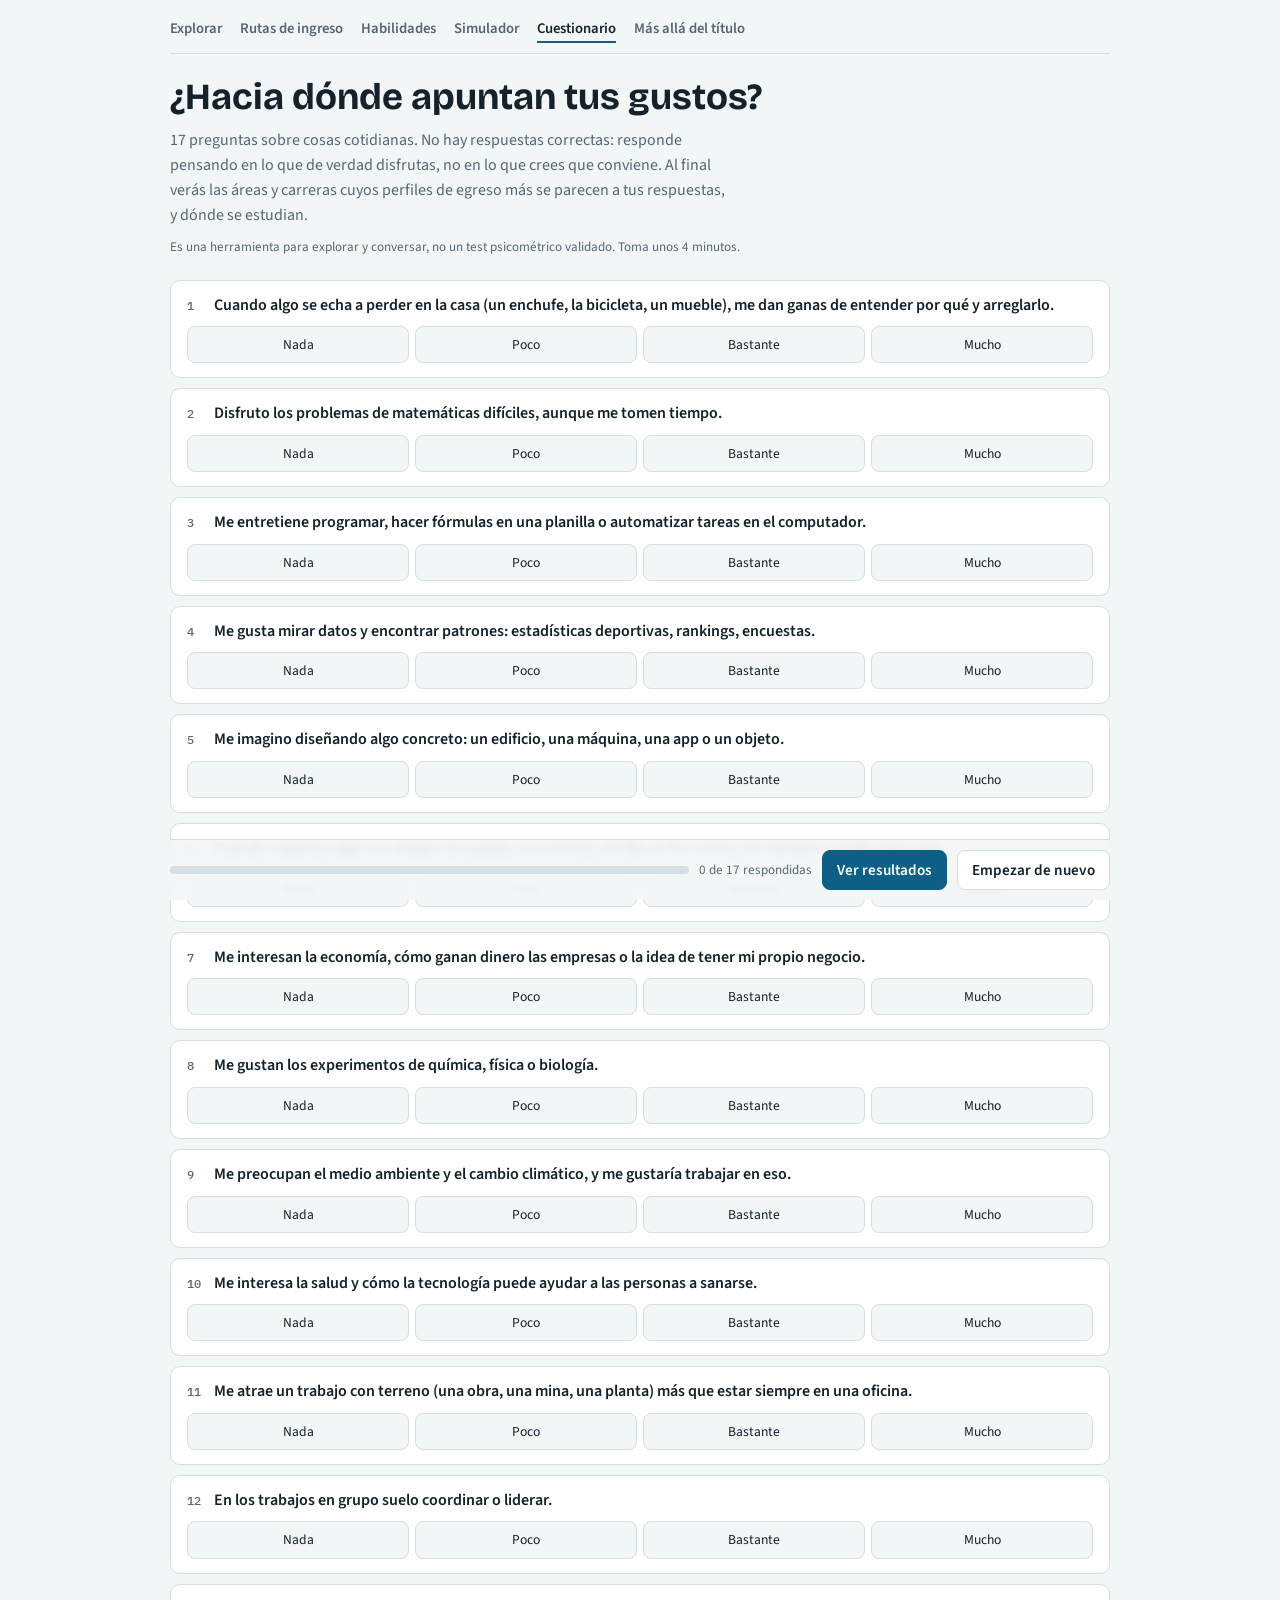
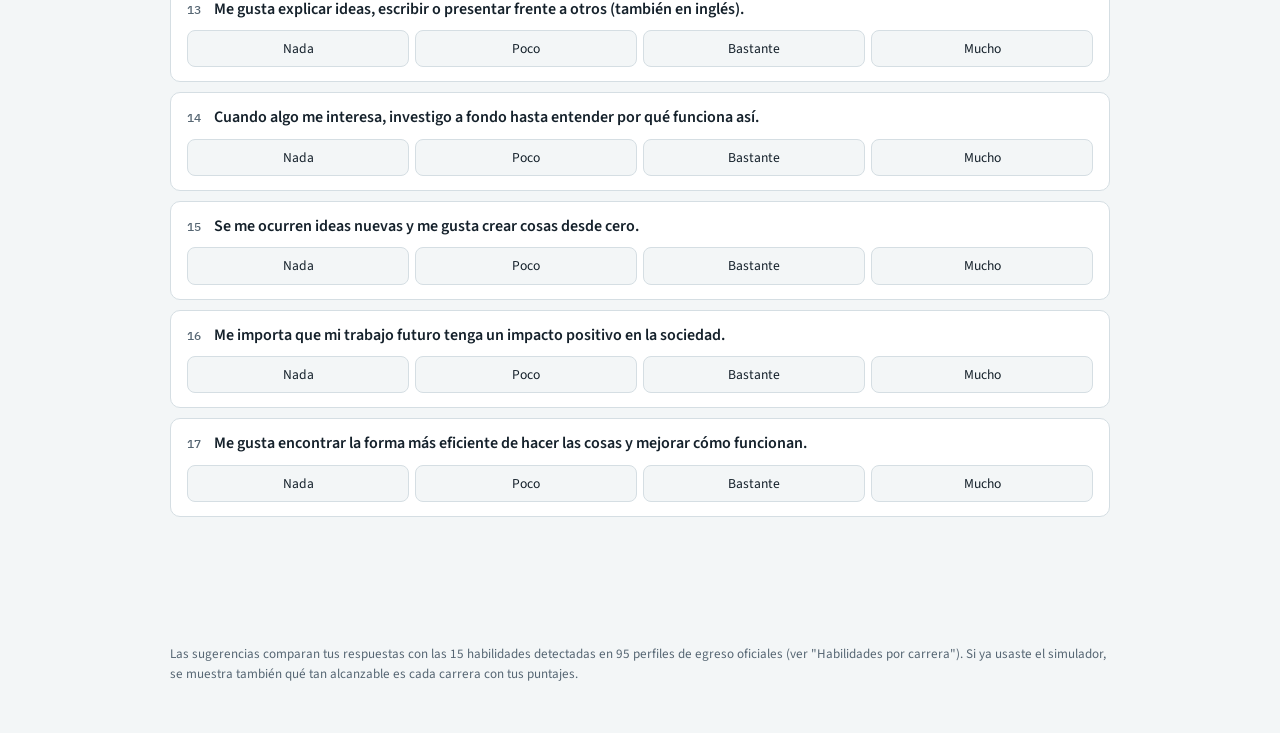
<file: web/cuestionario.html>
<!doctype html>
<html lang="es">
<head>
<meta charset="utf-8">
<meta name="viewport" content="width=device-width, initial-scale=1, viewport-fit=cover">
<title>Cuestionario de Intereses</title>
<link rel="stylesheet" href="https://fonts.googleapis.com/css2?family=Bricolage+Grotesque:opsz,wght@12..96,600;12..96,700&family=Source+Sans+3:wght@400;600&family=IBM+Plex+Mono:wght@500&display=swap">
</head>
<body>
<style>
/* Estilos comunes de la plataforma (se insertan en cada página al construir el sitio). Columna de lectura ~920px. */
:root{
  --bg:#f3f6f7; --surface:#ffffff; --ink:#15212b; --muted:#566673; --line:#d5dee3;
  --accent:#0d5f86; --accent-soft:#dcebf2; --mark:#a15c00; --mark-soft:#fbead1;
  --ok:#1f7a4d; --ok-soft:#dcf1e5; --warn:#a15c00; --warn-soft:#fbead1; --bad:#b03a2e; --bad-soft:#f8e1de; --na:#6b7680; --na-soft:#e7ebee;
  --info:#5b4fa8; --info-soft:#e7e3f7;
  --f-display:"Bricolage Grotesque","Segoe UI",system-ui,sans-serif;
  --f-body:"Source Sans 3","Segoe UI",system-ui,sans-serif;
  --f-mono:"IBM Plex Mono",ui-monospace,Menlo,monospace;
}
@media (prefers-color-scheme: dark){:root:not([data-theme="light"]){
  --bg:#0f171d; --surface:#16222a; --ink:#e4ecf0; --muted:#9aabb6; --line:#2a3a45;
  --accent:#6cb8dd; --accent-soft:#18394a; --mark:#f0b35c; --mark-soft:#3d2c12;
  --ok:#6fcf9b; --ok-soft:#173a29; --warn:#f0b35c; --warn-soft:#3d2c12; --bad:#f08a7e; --bad-soft:#40201c; --na:#a3adb5; --na-soft:#26323a;
  --info:#b0a6f0; --info-soft:#2a2547; color-scheme:dark}}
:root[data-theme="dark"]{
  --bg:#0f171d; --surface:#16222a; --ink:#e4ecf0; --muted:#9aabb6; --line:#2a3a45;
  --accent:#6cb8dd; --accent-soft:#18394a; --mark:#f0b35c; --mark-soft:#3d2c12;
  --ok:#6fcf9b; --ok-soft:#173a29; --warn:#f0b35c; --warn-soft:#3d2c12; --bad:#f08a7e; --bad-soft:#40201c; --na:#a3adb5; --na-soft:#26323a;
  --info:#b0a6f0; --info-soft:#2a2547; color-scheme:dark}
*{box-sizing:border-box}
body{background:var(--bg);color:var(--ink);font:400 1rem/1.55 var(--f-body);margin:0;
  padding-left:max(16px,env(safe-area-inset-left,0px));padding-right:max(16px,env(safe-area-inset-right,0px));padding-block:16px 48px}
.wrap{max-width:940px;margin:0 auto;display:flex;flex-direction:column;gap:22px}
h1,h2,h3{font-family:var(--f-display);text-wrap:balance;margin:0;line-height:1.15}
h1{font-size:clamp(1.7rem,4vw,2.3rem);font-weight:700} h2{font-size:1.4rem;font-weight:700}
h3{font:600 .78rem var(--f-body);text-transform:uppercase;letter-spacing:.08em;color:var(--muted)}
p{margin:0} a{color:var(--accent)}
a:focus-visible,button:focus-visible,input:focus-visible,select:focus-visible{outline:2px solid var(--accent);outline-offset:2px}
.lede{color:var(--muted);max-width:70ch}
.topnav{display:flex;flex-wrap:wrap;gap:4px 18px;font-size:.92rem;border-bottom:1px solid var(--line);padding-bottom:10px}
.topnav a{text-decoration:none;color:var(--muted);font-weight:600;padding-block:2px}
.topnav a[aria-current="page"]{color:var(--ink);box-shadow:inset 0 -2px 0 var(--accent)}
.card{background:var(--surface);border:1px solid var(--line);border-radius:12px;padding:20px;display:flex;flex-direction:column;gap:16px}
.pill{display:inline-flex;align-items:center;gap:6px;border-radius:999px;padding:2px 10px;font-size:.82rem;font-weight:600;white-space:nowrap}
.pill::before{content:"";width:7px;height:7px;border-radius:50%;background:currentColor}
.p-ok{color:var(--ok);background:var(--ok-soft)} .p-warn{color:var(--warn);background:var(--warn-soft)}
.p-bad{color:var(--bad);background:var(--bad-soft)} .p-na{color:var(--na);background:var(--na-soft)} .p-info{color:var(--info);background:var(--info-soft)}
.chip{font-size:.84rem;border:1px solid var(--line);border-radius:6px;padding:3px 9px;background:var(--bg);color:var(--ink);text-decoration:none}
.btn{font:600 .95rem var(--f-body);border:1px solid var(--line);background:var(--surface);color:var(--ink);border-radius:8px;padding:8px 14px;cursor:pointer}
.btn[aria-pressed="true"],.btn.primary{background:var(--accent);border-color:var(--accent);color:var(--surface)}
.tablewrap{overflow-x:auto;border:1px solid var(--line);border-radius:10px;background:var(--surface)}
table.data{border-collapse:collapse;width:100%;font-size:.88rem;min-width:640px}
table.data th{font:600 .72rem var(--f-body);text-transform:uppercase;letter-spacing:.05em;color:var(--muted);text-align:left;padding:9px 10px;border-bottom:1px solid var(--line);white-space:nowrap}
table.data td{padding:9px 10px;border-bottom:1px solid var(--line);vertical-align:top}
table.data tr:last-child td{border-bottom:0}
td.num,th.num{text-align:right;font-variant-numeric:tabular-nums;white-space:nowrap}
.mono{font-family:var(--f-mono);font-size:.8rem}
.small{font-size:.82rem;color:var(--muted)}
.src{font-size:.75rem;color:var(--muted)}
.note{background:var(--accent-soft);border-radius:10px;padding:12px 14px;font-size:.93rem}
footer{font-size:.82rem;color:var(--muted)}
@media (prefers-reduced-motion:no-preference){.fade{animation:fade .2s ease-out}@keyframes fade{from{transform:translateY(3px)}to{transform:none}}}

ol.qs{list-style:none;margin:0;padding:0;display:flex;flex-direction:column;gap:10px;counter-reset:q}
ol.qs li{background:var(--surface);border:1px solid var(--line);border-radius:10px;padding:14px 16px;display:flex;flex-direction:column;gap:10px;counter-increment:q}
ol.qs li.done{border-color:color-mix(in srgb, var(--accent) 45%, var(--line))}
.qt{font-weight:600;line-height:1.35;display:flex;gap:10px}
.qt::before{content:counter(q);font:500 .78rem var(--f-mono);color:var(--muted);min-width:1.4em;padding-top:2px}
.scale{display:grid;grid-template-columns:repeat(4,minmax(0,1fr));gap:6px}
.scale label{position:relative}
.scale input{position:absolute;opacity:0;inset:0;margin:0;cursor:pointer}
.scale span{display:block;text-align:center;font-size:.85rem;padding:7px 4px;border:1px solid var(--line);border-radius:8px;background:var(--bg);cursor:pointer}
.scale input:checked + span{background:var(--accent);border-color:var(--accent);color:var(--surface);font-weight:600}
.scale input:focus-visible + span{outline:2px solid var(--accent);outline-offset:2px}
.bar-sticky{position:sticky;bottom:0;background:color-mix(in srgb, var(--bg) 92%, transparent);backdrop-filter:blur(4px);padding:10px 0 calc(10px + env(safe-area-inset-bottom,0px));display:flex;flex-wrap:wrap;gap:10px;align-items:center;border-top:1px solid var(--line)}
.prog{flex:1 1 140px;height:8px;background:var(--line);border-radius:4px;overflow:hidden}
.prog i{display:block;height:100%;background:var(--accent)}
.match{display:flex;flex-direction:column;gap:12px;border:1px solid var(--line);border-radius:12px;padding:16px;background:var(--surface)}
.match .top{display:flex;flex-wrap:wrap;justify-content:space-between;gap:8px;align-items:baseline}
.score{font:700 1.5rem var(--f-display);color:var(--accent);font-variant-numeric:tabular-nums}
.chips{display:flex;flex-wrap:wrap;gap:6px}
.me{display:flex;flex-direction:column;gap:6px}
.me .row{display:grid;grid-template-columns:minmax(0,15rem) 1fr 2.6rem;gap:10px;align-items:center;font-size:.86rem}
.me .t{height:10px;background:var(--bg);border:1px solid var(--line);border-radius:5px;position:relative}
.me .t i{position:absolute;inset:0 auto 0 0;background:var(--accent);border-radius:5px}
@media (max-width:520px){.me .row{grid-template-columns:1fr 2.4rem}.me .row span:first-child{grid-column:1/-1}.scale span{font-size:.78rem}}
</style>

<div class="wrap">
  <nav class="topnav" aria-label="Secciones"><a href="index.html">Explorar</a><a href="rutas.html">Rutas de ingreso</a><a href="habilidades.html">Habilidades</a><a href="simulador.html">Simulador</a><a href="cuestionario.html" aria-current="page">Cuestionario</a><a href="oportunidades.html">Más allá del título</a></nav>
  <header style="display:flex;flex-direction:column;gap:10px">
    <h1>¿Hacia dónde apuntan tus gustos?</h1>
    <p class="lede">16 preguntas sobre cosas cotidianas. No hay respuestas correctas: responde pensando en lo que de verdad disfrutas, no en lo que crees que conviene. Al final verás las áreas y carreras cuyos perfiles de egreso más se parecen a tus respuestas, y dónde se estudian.</p>
    <p class="small">Es una herramienta para explorar y conversar, no un test psicométrico validado. Toma unos 4 minutos.</p>
  </header>

  <ol class="qs" id="qs"></ol>

  <div class="bar-sticky">
    <div class="prog" aria-hidden="true"><i id="pbar" style="width:0%"></i></div>
    <span class="small" id="pcount"></span>
    <button class="btn primary" type="button" id="ver">Ver resultados</button>
    <button class="btn" type="button" id="reset">Empezar de nuevo</button>
  </div>

  <section id="res" aria-live="polite"></section>
  <footer>Las sugerencias comparan tus respuestas con las 15 habilidades detectadas en 95 perfiles de egreso oficiales (ver "Habilidades por carrera"). Si ya usaste el simulador, se muestra también qué tan alcanzable es cada carrera con tus puntajes.</footer>
</div>

<script>
const D = {"version": "0.6", "consultado": "2026-11-08", "bases": {"ponderaciones": "Oferta Definitiva DEMRE, Admisión 2027 (24-09-2026)", "cortes": "Admisión 2026 (último proceso con resultados publicados)"}, "universidades": {"uc": "Pontificia Universidad Católica de Chile", "uchile": "Universidad de Chile", "usm": "Universidad Técnica Federico Santa María", "usach": "Universidad de Santiago de Chile", "udp": "Universidad Diego Portales"}, "foco": ["uchile", "uc", "usm", "usach", "udp"], "areas": [{"id": "gestion", "nombre": "Gestión, industria y negocios", "familias": ["industrial", "comercial", "aviacion"], "descripcion": "Carreras que mejoran cómo funcionan las organizaciones: procesos, costos, finanzas, personas y estrategia.", "vinculadas": ["computacion", "minerales"]}, {"id": "computacion", "nombre": "Computación, datos y telecomunicaciones", "familias": ["informatica", "datos_ia", "telecom"], "descripcion": "Software, sistemas, inteligencia artificial, redes y seguridad de la información.", "vinculadas": ["exactas", "gestion", "energia"]}, {"id": "exactas", "nombre": "Ciencias exactas y modelamiento", "familias": ["matematica", "fisica"], "descripcion": "Matemática y física aplicadas para modelar problemas complejos e investigar.", "vinculadas": ["computacion", "energia"]}, {"id": "energia", "nombre": "Energía, máquinas y automatización", "familias": ["electrica", "mecanica", "automatizacion", "diseno"], "descripcion": "Sistemas eléctricos y energéticos, máquinas, robótica, control y diseño de productos.", "vinculadas": ["computacion", "infraestructura", "minerales"]}, {"id": "infraestructura", "nombre": "Infraestructura, construcción y territorio", "familias": ["obras", "construccion", "geomensura"], "descripcion": "Edificios, puentes, caminos, obras hidráulicas, su construcción y la medición del territorio.", "vinculadas": ["energia", "vida"]}, {"id": "minerales", "nombre": "Minería, materiales y procesos químicos", "familias": ["minas", "metalurgia", "quimica"], "descripcion": "Extracción y procesamiento de recursos, materiales y procesos industriales a gran escala.", "vinculadas": ["energia", "vida", "gestion"]}, {"id": "vida", "nombre": "Vida, salud y medio ambiente", "familias": ["bio", "biomedica", "ambiental"], "descripcion": "Biotecnología, tecnología para la salud y cuidado del medio ambiente.", "vinculadas": ["minerales", "infraestructura"]}], "familias": [{"id": "industrial", "nombre": "Ingeniería Industrial", "n_perfiles": 6, "que_hace": "Mejora cómo funcionan las organizaciones: procesos, logística, costos y decisiones. Usa modelos matemáticos y datos para encontrar la mejor forma de hacer algo con los recursos disponibles.", "te_puede_gustar_si": ["Te gusta organizar cosas y encontrar la forma más eficiente de hacerlas.", "Disfrutas resolver problemas con números, pero también te interesa cómo funcionan las empresas y las personas.", "Te atrae la idea de tener muchas puertas abiertas: finanzas, operaciones, tecnología o consultoría."], "distintivas": ["MAT", "NEG", "DIS", "SOST"], "porcentaje": {"MAT": 1.0, "PROG": 0.17, "DATA": 0.33, "DIS": 0.83, "OPER": 1.0, "GEST": 1.0, "NEG": 1.0, "CIEN": 0.33, "INFRA": 0.17, "INV": 0.33, "INNO": 0.67, "EQ": 0.5, "COM": 0.17, "ETI": 0.67, "SOST": 0.67}, "diferencia_vs_promedio": {"MAT": 0.48, "PROG": -0.1, "DATA": 0.11, "DIS": 0.15, "OPER": 0.3, "GEST": 0.2, "NEG": 0.34, "CIEN": -0.24, "INFRA": -0.32, "INV": -0.04, "INNO": 0.07, "EQ": -0.02, "COM": -0.04, "ETI": 0.06, "SOST": 0.09}, "area": "gestion"}, {"id": "informatica", "nombre": "Ingeniería Informática y Computación", "n_perfiles": 6, "que_hace": "Diseña y construye software y sistemas computacionales: aplicaciones, plataformas, bases de datos, seguridad informática. Combina lógica, matemáticas y trabajo con equipos y clientes.", "te_puede_gustar_si": ["Te entretiene entender cómo funcionan los programas, juegos o apps por dentro.", "Te gusta resolver problemas paso a paso y no te frustra probar varias veces hasta que algo funcione.", "Te interesa crear cosas que otras personas usen."], "distintivas": ["PROG", "MAT", "DIS", "INV"], "porcentaje": {"MAT": 0.83, "PROG": 1.0, "DATA": 0.33, "DIS": 0.83, "OPER": 0.5, "GEST": 0.5, "NEG": 0.0, "CIEN": 0.17, "INFRA": 0.0, "INV": 0.5, "INNO": 0.67, "EQ": 0.5, "COM": 0.17, "ETI": 0.5, "SOST": 0.17}, "diferencia_vs_promedio": {"MAT": 0.32, "PROG": 0.73, "DATA": 0.11, "DIS": 0.15, "OPER": -0.2, "GEST": -0.3, "NEG": -0.66, "CIEN": -0.41, "INFRA": -0.48, "INV": 0.12, "INNO": 0.07, "EQ": -0.02, "COM": -0.04, "ETI": -0.11, "SOST": -0.41}, "area": "computacion"}, {"id": "datos_ia", "nombre": "Ciencia de Datos e Inteligencia Artificial", "n_perfiles": 2, "que_hace": "Convierte grandes volúmenes de datos en decisiones y crea sistemas de inteligencia artificial: modelos que predicen, recomiendan o reconocen patrones.", "te_puede_gustar_si": ["Te gusta buscar patrones y sacar conclusiones a partir de información.", "Te interesan la estadística, la probabilidad y la programación por igual.", "Te llama la atención cómo funcionan los sistemas de IA y quieres construirlos, no solo usarlos."], "distintivas": ["DATA", "EQ", "INNO", "ETI"], "porcentaje": {"MAT": 0.0, "PROG": 0.5, "DATA": 1.0, "DIS": 0.5, "OPER": 0.0, "GEST": 0.5, "NEG": 0.0, "CIEN": 0.5, "INFRA": 0.0, "INV": 0.5, "INNO": 1.0, "EQ": 1.0, "COM": 0.0, "ETI": 1.0, "SOST": 0.0}, "diferencia_vs_promedio": {"MAT": -0.52, "PROG": 0.23, "DATA": 0.78, "DIS": -0.19, "OPER": -0.7, "GEST": -0.3, "NEG": -0.66, "CIEN": -0.08, "INFRA": -0.48, "INV": 0.12, "INNO": 0.41, "EQ": 0.48, "COM": -0.2, "ETI": 0.39, "SOST": -0.58}, "area": "computacion"}, {"id": "telecom", "nombre": "Telemática y Telecomunicaciones", "n_perfiles": 3, "que_hace": "Diseña y administra redes y sistemas de comunicación: internet, redes móviles, servicios en la nube y su seguridad.", "te_puede_gustar_si": ["Te interesa cómo viaja la información entre dispositivos y por qué una red funciona o falla.", "Te gusta la tecnología tanto en el hardware como en el software.", "Te atrae la ciberseguridad."], "distintivas": ["DATA", "INFRA", "INNO", "PROG"], "porcentaje": {"MAT": 0.33, "PROG": 0.67, "DATA": 1.0, "DIS": 1.0, "OPER": 0.67, "GEST": 1.0, "NEG": 0.67, "CIEN": 0.33, "INFRA": 1.0, "INV": 0.0, "INNO": 1.0, "EQ": 0.67, "COM": 0.33, "ETI": 0.67, "SOST": 0.67}, "diferencia_vs_promedio": {"MAT": -0.18, "PROG": 0.4, "DATA": 0.78, "DIS": 0.31, "OPER": -0.04, "GEST": 0.2, "NEG": 0.01, "CIEN": -0.24, "INFRA": 0.52, "INV": -0.38, "INNO": 0.41, "EQ": 0.15, "COM": 0.13, "ETI": 0.06, "SOST": 0.09}, "area": "computacion"}, {"id": "obras", "nombre": "Ingeniería Civil en Obras Civiles", "n_perfiles": 5, "que_hace": "Diseña, calcula y dirige la construcción de infraestructura: edificios, puentes, carreteras, obras hidráulicas y sistemas de transporte, cuidando su seguridad y su impacto.", "te_puede_gustar_si": ["Te llaman la atención los edificios, puentes o caminos y te preguntas cómo se sostienen.", "Te gusta la física aplicada a cosas concretas que se pueden ver y tocar.", "Te imaginas trabajando entre la oficina y la obra."], "distintivas": ["INFRA", "DIS", "CIEN", "ETI"], "porcentaje": {"MAT": 0.2, "PROG": 0.0, "DATA": 0.0, "DIS": 1.0, "OPER": 0.4, "GEST": 0.8, "NEG": 0.4, "CIEN": 0.8, "INFRA": 0.8, "INV": 0.4, "INNO": 0.2, "EQ": 0.4, "COM": 0.2, "ETI": 0.8, "SOST": 0.6}, "diferencia_vs_promedio": {"MAT": -0.32, "PROG": -0.27, "DATA": -0.22, "DIS": 0.31, "OPER": -0.3, "GEST": 0.0, "NEG": -0.26, "CIEN": 0.22, "INFRA": 0.32, "INV": 0.03, "INNO": -0.39, "EQ": -0.12, "COM": -0.0, "ETI": 0.19, "SOST": 0.02}, "area": "infraestructura"}, {"id": "construccion", "nombre": "Construcción", "n_perfiles": 1, "que_hace": "Gestiona proyectos de construcción: planifica, presupuesta, coordina equipos y controla costos, plazos y calidad en obra.", "te_puede_gustar_si": ["Te gusta organizar personas y recursos para que un proyecto avance.", "Prefieres lo práctico y ver resultados concretos.", "Te interesa el mundo de la construcción más desde la gestión que desde el cálculo."], "distintivas": ["EQ", "INFRA", "MAT", "SOST"], "porcentaje": {"MAT": 1.0, "PROG": 0.0, "DATA": 0.0, "DIS": 0.0, "OPER": 1.0, "GEST": 1.0, "NEG": 0.0, "CIEN": 0.0, "INFRA": 1.0, "INV": 0.0, "INNO": 0.0, "EQ": 1.0, "COM": 0.0, "ETI": 0.0, "SOST": 1.0}, "diferencia_vs_promedio": {"MAT": 0.48, "PROG": -0.27, "DATA": -0.22, "DIS": -0.69, "OPER": 0.3, "GEST": 0.2, "NEG": -0.66, "CIEN": -0.58, "INFRA": 0.52, "INV": -0.38, "INNO": -0.59, "EQ": 0.48, "COM": -0.2, "ETI": -0.61, "SOST": 0.42}, "area": "infraestructura"}, {"id": "minas", "nombre": "Ingeniería de Minas", "n_perfiles": 4, "que_hace": "Planifica y dirige la extracción de minerales: evalúa yacimientos, diseña la mina, optimiza las operaciones y cuida la seguridad y el entorno.", "te_puede_gustar_si": ["Te interesan la geología y cómo se obtienen los recursos que usa la sociedad.", "Te gusta pensar en grandes operaciones donde se combinan técnica, economía y equipos de personas.", "No te complica la idea de trabajar en terreno o en regiones."], "distintivas": ["INFRA", "SOST", "ETI", "NEG"], "porcentaje": {"MAT": 0.75, "PROG": 0.25, "DATA": 0.0, "DIS": 0.75, "OPER": 1.0, "GEST": 1.0, "NEG": 1.0, "CIEN": 0.75, "INFRA": 1.0, "INV": 0.25, "INNO": 0.5, "EQ": 0.75, "COM": 0.5, "ETI": 1.0, "SOST": 1.0}, "diferencia_vs_promedio": {"MAT": 0.23, "PROG": -0.02, "DATA": -0.22, "DIS": 0.06, "OPER": 0.3, "GEST": 0.2, "NEG": 0.34, "CIEN": 0.17, "INFRA": 0.52, "INV": -0.12, "INNO": -0.09, "EQ": 0.23, "COM": 0.3, "ETI": 0.39, "SOST": 0.42}, "area": "minerales"}, {"id": "metalurgia", "nombre": "Ingeniería en Metalurgia", "n_perfiles": 2, "que_hace": "Transforma minerales en metales y desarrolla materiales: procesos de refinación, fundición y control de calidad.", "te_puede_gustar_si": ["Te interesa la química aplicada a materiales reales.", "Te llaman la atención las plantas industriales y sus procesos.", "Te gusta entender por qué un material resiste o falla."], "distintivas": ["CIEN", "PROG", "DIS", "EQ"], "porcentaje": {"MAT": 0.0, "PROG": 1.0, "DATA": 0.0, "DIS": 1.0, "OPER": 1.0, "GEST": 1.0, "NEG": 0.5, "CIEN": 1.0, "INFRA": 0.5, "INV": 0.0, "INNO": 0.5, "EQ": 0.5, "COM": 0.0, "ETI": 0.5, "SOST": 0.5}, "diferencia_vs_promedio": {"MAT": -0.52, "PROG": 0.73, "DATA": -0.22, "DIS": 0.31, "OPER": 0.3, "GEST": 0.2, "NEG": -0.16, "CIEN": 0.42, "INFRA": 0.02, "INV": -0.38, "INNO": -0.09, "EQ": -0.02, "COM": -0.2, "ETI": -0.11, "SOST": -0.08}, "area": "minerales"}, {"id": "electrica", "nombre": "Ingeniería Eléctrica y Energía", "n_perfiles": 5, "que_hace": "Diseña y opera sistemas eléctricos y energéticos: generación (incluida la renovable), transmisión, electrónica, automatización y control.", "te_puede_gustar_si": ["Te interesa la electricidad, la electrónica o las energías renovables.", "Te gusta la física y las matemáticas aplicadas a sistemas que se pueden medir.", "Te atrae la transición energética y la electromovilidad."], "distintivas": ["INFRA", "INV", "CIEN", "SOST"], "porcentaje": {"MAT": 0.4, "PROG": 0.4, "DATA": 0.2, "DIS": 0.8, "OPER": 0.8, "GEST": 0.8, "NEG": 0.8, "CIEN": 0.8, "INFRA": 1.0, "INV": 0.6, "INNO": 0.4, "EQ": 0.4, "COM": 0.4, "ETI": 0.8, "SOST": 0.8}, "diferencia_vs_promedio": {"MAT": -0.12, "PROG": 0.13, "DATA": -0.02, "DIS": 0.11, "OPER": 0.1, "GEST": 0.0, "NEG": 0.14, "CIEN": 0.22, "INFRA": 0.52, "INV": 0.22, "INNO": -0.19, "EQ": -0.12, "COM": 0.2, "ETI": 0.19, "SOST": 0.22}, "area": "energia"}, {"id": "mecanica", "nombre": "Ingeniería Mecánica", "n_perfiles": 6, "que_hace": "Diseña, fabrica y mantiene máquinas, equipos y sistemas térmicos: desde motores y robots hasta plantas industriales y climatización.", "te_puede_gustar_si": ["Te gusta desarmar cosas para entender cómo funcionan.", "Te interesan las máquinas, los vehículos o la fabricación.", "Disfrutas la física aplicada (fuerzas, calor, movimiento)."], "distintivas": ["INFRA", "NEG", "INV", "CIEN"], "porcentaje": {"MAT": 0.5, "PROG": 0.0, "DATA": 0.0, "DIS": 0.5, "OPER": 0.83, "GEST": 0.67, "NEG": 0.83, "CIEN": 0.67, "INFRA": 0.83, "INV": 0.5, "INNO": 0.5, "EQ": 0.33, "COM": 0.33, "ETI": 0.5, "SOST": 0.5}, "diferencia_vs_promedio": {"MAT": -0.02, "PROG": -0.27, "DATA": -0.22, "DIS": -0.19, "OPER": 0.13, "GEST": -0.13, "NEG": 0.18, "CIEN": 0.09, "INFRA": 0.35, "INV": 0.12, "INNO": -0.09, "EQ": -0.18, "COM": 0.13, "ETI": -0.11, "SOST": -0.08}, "area": "energia"}, {"id": "automatizacion", "nombre": "Mecatrónica, Automatización y Robótica", "n_perfiles": 1, "que_hace": "Integra mecánica, electrónica y programación para crear sistemas automáticos y robots.", "te_puede_gustar_si": ["Te gusta la robótica o armar proyectos con sensores y motores.", "Te interesan tanto el hardware como el software.", "Te atrae la automatización de procesos industriales."], "distintivas": ["EQ", "NEG", "CIEN"], "porcentaje": {"MAT": 0.0, "PROG": 0.0, "DATA": 0.0, "DIS": 0.0, "OPER": 0.0, "GEST": 0.0, "NEG": 1.0, "CIEN": 1.0, "INFRA": 0.0, "INV": 0.0, "INNO": 0.0, "EQ": 1.0, "COM": 0.0, "ETI": 0.0, "SOST": 0.0}, "diferencia_vs_promedio": {"MAT": -0.52, "PROG": -0.27, "DATA": -0.22, "DIS": -0.69, "OPER": -0.7, "GEST": -0.8, "NEG": 0.34, "CIEN": 0.42, "INFRA": -0.48, "INV": -0.38, "INNO": -0.59, "EQ": 0.48, "COM": -0.2, "ETI": -0.61, "SOST": -0.58}, "area": "energia"}, {"id": "quimica", "nombre": "Ingeniería Química", "n_perfiles": 4, "que_hace": "Diseña y optimiza procesos industriales que transforman materias primas en productos: energía, alimentos, minería, farmacéutica y tratamiento de residuos.", "te_puede_gustar_si": ["Te gusta la química, pero te interesa más aplicarla a gran escala que en un laboratorio.", "Disfrutas los balances, las ecuaciones y entender procesos paso a paso.", "Te interesa producir de forma más limpia y eficiente."], "distintivas": ["CIEN", "INV", "MAT", "EQ"], "porcentaje": {"MAT": 0.75, "PROG": 0.0, "DATA": 0.0, "DIS": 0.5, "OPER": 1.0, "GEST": 1.0, "NEG": 0.5, "CIEN": 1.0, "INFRA": 0.25, "INV": 0.75, "INNO": 0.75, "EQ": 0.75, "COM": 0.25, "ETI": 0.25, "SOST": 0.75}, "diferencia_vs_promedio": {"MAT": 0.23, "PROG": -0.27, "DATA": -0.22, "DIS": -0.19, "OPER": 0.3, "GEST": 0.2, "NEG": -0.16, "CIEN": 0.42, "INFRA": -0.23, "INV": 0.38, "INNO": 0.16, "EQ": 0.23, "COM": 0.05, "ETI": -0.36, "SOST": 0.17}, "area": "minerales"}, {"id": "bio", "nombre": "Biotecnología y Bioingeniería", "n_perfiles": 3, "que_hace": "Usa organismos vivos y procesos biológicos para crear productos y soluciones: alimentos, medicamentos, biocombustibles o descontaminación.", "te_puede_gustar_si": ["Te interesan la biología y la química, y también la ingeniería.", "Te gusta el trabajo de laboratorio y la investigación.", "Te atrae aplicar la ciencia a problemas de salud, alimentación o medio ambiente."], "distintivas": ["CIEN", "DIS", "INV", "MAT"], "porcentaje": {"MAT": 0.67, "PROG": 0.0, "DATA": 0.33, "DIS": 1.0, "OPER": 1.0, "GEST": 0.67, "NEG": 0.33, "CIEN": 1.0, "INFRA": 0.33, "INV": 0.67, "INNO": 0.67, "EQ": 0.33, "COM": 0.0, "ETI": 0.33, "SOST": 0.67}, "diferencia_vs_promedio": {"MAT": 0.15, "PROG": -0.27, "DATA": 0.11, "DIS": 0.31, "OPER": 0.3, "GEST": -0.13, "NEG": -0.32, "CIEN": 0.42, "INFRA": -0.15, "INV": 0.29, "INNO": 0.07, "EQ": -0.18, "COM": -0.2, "ETI": -0.28, "SOST": 0.09}, "area": "vida"}, {"id": "biomedica", "nombre": "Ingeniería Biomédica", "n_perfiles": 1, "que_hace": "Aplica la ingeniería a la salud: dispositivos médicos, imágenes, biomecánica, sensores, datos clínicos y gestión de tecnología en hospitales.", "te_puede_gustar_si": ["Te interesa la salud, pero te atrae más la tecnología que la atención directa de pacientes.", "Te gustan la biología y la física por igual.", "Te motiva crear soluciones que mejoren la vida de las personas."], "distintivas": ["EQ", "ETI", "CIEN", "INNO"], "porcentaje": {"MAT": 0.0, "PROG": 1.0, "DATA": 0.0, "DIS": 1.0, "OPER": 1.0, "GEST": 1.0, "NEG": 1.0, "CIEN": 1.0, "INFRA": 1.0, "INV": 1.0, "INNO": 1.0, "EQ": 1.0, "COM": 0.0, "ETI": 1.0, "SOST": 1.0}, "diferencia_vs_promedio": {"MAT": -0.52, "PROG": 0.73, "DATA": -0.22, "DIS": 0.31, "OPER": 0.3, "GEST": 0.2, "NEG": 0.34, "CIEN": 0.42, "INFRA": 0.52, "INV": 0.62, "INNO": 0.41, "EQ": 0.48, "COM": -0.2, "ETI": 0.39, "SOST": 0.42}, "area": "vida"}, {"id": "ambiental", "nombre": "Ingeniería Ambiental y Recursos Naturales", "n_perfiles": 3, "que_hace": "Evalúa y reduce el impacto ambiental de proyectos y empresas: agua, residuos, contaminación, cambio climático y ordenamiento del territorio.", "te_puede_gustar_si": ["Te preocupan el cambio climático y el cuidado de la naturaleza.", "Te gusta combinar ciencia con normativa y trabajo con comunidades.", "Te interesa el trabajo en terreno además de la oficina."], "distintivas": ["SOST", "ETI", "NEG", "DIS"], "porcentaje": {"MAT": 0.67, "PROG": 0.0, "DATA": 0.0, "DIS": 1.0, "OPER": 0.67, "GEST": 1.0, "NEG": 1.0, "CIEN": 0.33, "INFRA": 0.67, "INV": 0.0, "INNO": 0.33, "EQ": 0.33, "COM": 0.0, "ETI": 1.0, "SOST": 1.0}, "diferencia_vs_promedio": {"MAT": 0.15, "PROG": -0.27, "DATA": -0.22, "DIS": 0.31, "OPER": -0.04, "GEST": 0.2, "NEG": 0.34, "CIEN": -0.24, "INFRA": 0.18, "INV": -0.38, "INNO": -0.26, "EQ": -0.18, "COM": -0.2, "ETI": 0.39, "SOST": 0.42}, "area": "vida"}, {"id": "matematica", "nombre": "Ingeniería Matemática", "n_perfiles": 3, "que_hace": "Usa matemáticas avanzadas y computación para modelar problemas complejos: finanzas, logística, ciencia de datos, clima o investigación.", "te_puede_gustar_si": ["Las matemáticas son de lo que más disfrutas, incluso los problemas difíciles.", "Te gusta entender el porqué de las cosas, no solo aplicar fórmulas.", "Te atrae la investigación o los problemas abiertos."], "distintivas": ["MAT", "DATA", "INNO"], "porcentaje": {"MAT": 1.0, "PROG": 0.33, "DATA": 0.67, "DIS": 0.33, "OPER": 0.33, "GEST": 0.33, "NEG": 0.33, "CIEN": 0.33, "INFRA": 0.33, "INV": 0.33, "INNO": 1.0, "EQ": 0.0, "COM": 0.33, "ETI": 0.33, "SOST": 0.0}, "diferencia_vs_promedio": {"MAT": 0.48, "PROG": 0.07, "DATA": 0.45, "DIS": -0.35, "OPER": -0.37, "GEST": -0.46, "NEG": -0.32, "CIEN": -0.24, "INFRA": -0.15, "INV": -0.04, "INNO": 0.41, "EQ": -0.52, "COM": 0.13, "ETI": -0.28, "SOST": -0.58}, "area": "exactas"}, {"id": "fisica", "nombre": "Ingeniería Física", "n_perfiles": 1, "que_hace": "Aplica la física para desarrollar tecnología: instrumentación, óptica, materiales, energía o astronomía.", "te_puede_gustar_si": ["La física es tu ramo favorito y quieres llevarla a la práctica.", "Te gusta experimentar y medir.", "Te atrae la investigación aplicada y la tecnología de punta."], "distintivas": ["CIEN", "INV", "INNO", "MAT"], "porcentaje": {"MAT": 1.0, "PROG": 0.0, "DATA": 0.0, "DIS": 1.0, "OPER": 1.0, "GEST": 1.0, "NEG": 1.0, "CIEN": 1.0, "INFRA": 0.0, "INV": 1.0, "INNO": 1.0, "EQ": 0.0, "COM": 0.0, "ETI": 0.0, "SOST": 1.0}, "diferencia_vs_promedio": {"MAT": 0.48, "PROG": -0.27, "DATA": -0.22, "DIS": 0.31, "OPER": 0.3, "GEST": 0.2, "NEG": 0.34, "CIEN": 0.42, "INFRA": -0.48, "INV": 0.62, "INNO": 0.41, "EQ": -0.52, "COM": -0.2, "ETI": -0.61, "SOST": 0.42}, "area": "exactas"}, {"id": "geomensura", "nombre": "Geomensura y Geomática", "n_perfiles": 1, "que_hace": "Mide y representa el territorio: topografía, mapas digitales, sistemas de información geográfica, drones y satélites.", "te_puede_gustar_si": ["Te gustan los mapas y la geografía.", "Te interesa la tecnología de medición (GPS, drones, imágenes satelitales).", "Te atrae el trabajo en terreno."], "distintivas": ["INFRA", "INNO", "EQ", "SOST"], "porcentaje": {"MAT": 0.0, "PROG": 0.0, "DATA": 1.0, "DIS": 1.0, "OPER": 1.0, "GEST": 1.0, "NEG": 1.0, "CIEN": 1.0, "INFRA": 1.0, "INV": 0.0, "INNO": 1.0, "EQ": 1.0, "COM": 0.0, "ETI": 1.0, "SOST": 1.0}, "diferencia_vs_promedio": {"MAT": -0.52, "PROG": -0.27, "DATA": 0.78, "DIS": 0.31, "OPER": 0.3, "GEST": 0.2, "NEG": 0.34, "CIEN": 0.42, "INFRA": 0.52, "INV": -0.38, "INNO": 0.41, "EQ": 0.48, "COM": -0.2, "ETI": 0.39, "SOST": 0.42}, "area": "infraestructura"}, {"id": "diseno", "nombre": "Ingeniería en Diseño de Productos", "n_perfiles": 1, "que_hace": "Diseña productos y servicios desde la idea hasta el prototipo, combinando creatividad, tecnología de fabricación y estrategia.", "te_puede_gustar_si": ["Te gusta dibujar, crear y construir prototipos.", "Te interesa cómo las personas usan los objetos.", "Quieres combinar lo creativo con lo técnico."], "distintivas": ["DIS", "NEG", "SOST", "INNO"], "porcentaje": {"MAT": 0.0, "PROG": 0.0, "DATA": 0.0, "DIS": 1.0, "OPER": 0.0, "GEST": 0.0, "NEG": 1.0, "CIEN": 0.0, "INFRA": 0.0, "INV": 0.0, "INNO": 1.0, "EQ": 0.0, "COM": 0.0, "ETI": 0.0, "SOST": 1.0}, "diferencia_vs_promedio": {"MAT": -0.52, "PROG": -0.27, "DATA": -0.22, "DIS": 0.31, "OPER": -0.7, "GEST": -0.8, "NEG": 0.34, "CIEN": -0.58, "INFRA": -0.48, "INV": -0.38, "INNO": 0.41, "EQ": -0.52, "COM": -0.2, "ETI": -0.61, "SOST": 0.42}, "area": "energia"}, {"id": "aviacion", "nombre": "Ingeniería en Aviación Comercial", "n_perfiles": 1, "que_hace": "Gestiona empresas y operaciones del transporte aéreo: aerolíneas, aeropuertos, seguridad y normativa aeronáutica.", "te_puede_gustar_si": ["Te apasiona el mundo de la aviación.", "Te interesa la gestión de operaciones y negocios.", "Te atraen los entornos internacionales."], "distintivas": ["NEG", "CIEN"], "porcentaje": {"MAT": 0.0, "PROG": 0.0, "DATA": 0.0, "DIS": 0.0, "OPER": 1.0, "GEST": 1.0, "NEG": 1.0, "CIEN": 1.0, "INFRA": 0.0, "INV": 0.0, "INNO": 0.0, "EQ": 0.0, "COM": 0.0, "ETI": 0.0, "SOST": 0.0}, "diferencia_vs_promedio": {"MAT": -0.52, "PROG": -0.27, "DATA": -0.22, "DIS": -0.69, "OPER": 0.3, "GEST": 0.2, "NEG": 0.34, "CIEN": 0.42, "INFRA": -0.48, "INV": -0.38, "INNO": -0.59, "EQ": -0.52, "COM": -0.2, "ETI": -0.61, "SOST": -0.58}, "area": "gestion"}, {"id": "comercial", "nombre": "Ingeniería Comercial y Negocios", "n_perfiles": 5, "que_hace": "Forma para dirigir organizaciones y entender la economía: finanzas, marketing, personas, estrategia y emprendimiento.", "te_puede_gustar_si": ["Te interesan la economía, las empresas o emprender.", "Te gusta analizar situaciones y tomar decisiones.", "Te atrae trabajar con personas y liderar."], "distintivas": ["NEG", "EQ", "ETI"], "porcentaje": {"MAT": 0.0, "PROG": 0.0, "DATA": 0.0, "DIS": 0.0, "OPER": 0.4, "GEST": 1.0, "NEG": 1.0, "CIEN": 0.2, "INFRA": 0.0, "INV": 0.2, "INNO": 0.6, "EQ": 0.8, "COM": 0.2, "ETI": 0.8, "SOST": 0.4}, "diferencia_vs_promedio": {"MAT": -0.52, "PROG": -0.27, "DATA": -0.22, "DIS": -0.69, "OPER": -0.3, "GEST": 0.2, "NEG": 0.34, "CIEN": -0.38, "INFRA": -0.48, "INV": -0.17, "INNO": 0.01, "EQ": 0.28, "COM": -0.0, "ETI": 0.19, "SOST": -0.18}, "area": "gestion"}], "habilidades": {"MAT": "Modelar con matemáticas y análisis cuantitativo", "PROG": "Programar y desarrollar software", "DATA": "Trabajar con datos e inteligencia artificial", "DIS": "Diseñar soluciones, sistemas o productos", "OPER": "Operar y mejorar procesos productivos", "GEST": "Gestionar proyectos y recursos", "NEG": "Entender negocios, economía y finanzas", "CIEN": "Aplicar ciencias (física, química, biología)", "INFRA": "Trabajar con infraestructura, energía y máquinas", "INV": "Investigar y generar conocimiento", "INNO": "Innovar y emprender", "EQ": "Trabajar en equipo y liderar", "COM": "Comunicar con claridad (también en inglés)", "ETI": "Actuar con ética y responsabilidad social", "SOST": "Cuidar el medio ambiente y la sostenibilidad"}, "promedio_habilidades": {"MAT": 0.52, "PROG": 0.27, "DATA": 0.22, "DIS": 0.69, "OPER": 0.7, "GEST": 0.8, "NEG": 0.66, "CIEN": 0.58, "INFRA": 0.48, "INV": 0.38, "INNO": 0.59, "EQ": 0.52, "COM": 0.2, "ETI": 0.61, "SOST": 0.58}, "programas": [{"id": "uc-ingenieria", "universidad_id": "uc", "nombre": "Ingeniería", "categoria": "plan_comun", "tipo_ingreso": "plan_comun", "campus": "San Joaquín", "facultad": "Facultad de Ingeniería", "codigo": "12039", "vacantes_2027": 650, "ponderaciones": {"nem": 20, "ranking": 20, "cl": 10, "m1": 20, "hyc": null, "ciencias": 15, "m2": 15}, "hyc_o_ciencias": false, "exige_m2": true, "puntaje_ponderado_minimo": null, "promedio_cl_m1_minimo": 485, "familias": ["bio", "electrica", "industrial", "informatica", "matematica", "mecanica", "obras"], "areas": ["computacion", "energia", "exactas", "gestion", "infraestructura", "vida"], "plan_comun": {"mecanismo": "sin_postulacion", "cupos": "no_informado", "n_salidas": 8}, "corte_2026": {"valor": 898.1, "medida": "último matriculado", "ingresaron": 650, "ingresaron_medida": "vacantes ocupadas", "historico": {"2025": 899.95, "2024": 894.2}, "fuente": "Admisión UC — Puntajes últimos matriculados 2026", "url": "https://admision.uc.cl/htdocs/content/uploads/2021/12/Puntajes-Ultimos-Matriculados-2026.pdf", "anio": 2026, "primer_matriculado": null, "oficial": true, "nota": null}, "empleo": {"rango": true, "n_salidas_con_dato": 6, "empleabilidad_1_min": 0.8222, "empleabilidad_1_max": 0.9714, "ingreso_4_min_mm": 2.4, "ingreso_4_max_mm": 3.5, "ingreso_abierto": false}, "nota": "Ingreso único a Licenciatura en Ciencias de la Ingeniería con major; luego título de Ingeniero Civil UC en su especialidad. Exige M2 (pondera 15%)."}, {"id": "uc-lic-ciencia-datos", "universidad_id": "uc", "nombre": "Licenciatura en Ingeniería en Ciencia de Datos", "categoria": "ing_no_civil", "tipo_ingreso": "carrera_directa", "campus": "San Joaquín", "facultad": "Facultad de Ingeniería", "codigo": "12089", "vacantes_2027": 80, "ponderaciones": {"nem": 20, "ranking": 20, "cl": 10, "m1": 30, "hyc": null, "ciencias": 10, "m2": 10}, "hyc_o_ciencias": false, "exige_m2": true, "puntaje_ponderado_minimo": null, "promedio_cl_m1_minimo": 485, "familias": ["datos_ia"], "areas": ["computacion"], "plan_comun": null, "corte_2026": {"valor": 791.0, "medida": "último matriculado", "ingresaron": 80, "ingresaron_medida": "vacantes ocupadas", "historico": {"2025": 798.9, "2024": 767.7}, "fuente": "Admisión UC — Puntajes últimos matriculados 2026", "url": "https://admision.uc.cl/htdocs/content/uploads/2021/12/Puntajes-Ultimos-Matriculados-2026.pdf", "anio": 2026, "primer_matriculado": null, "oficial": true, "nota": null}, "empleo": null, "nota": "Licenciatura (no título de ingeniero civil). Exige M2. Confirmar si es programa conjunto Ingeniería–Matemáticas."}, {"id": "uc-lic-ciencia-computacion", "universidad_id": "uc", "nombre": "Licenciatura en Ingeniería en Ciencia de la Computación", "categoria": "ing_no_civil", "tipo_ingreso": "carrera_directa", "campus": "San Joaquín", "facultad": "Facultad de Ingeniería", "codigo": "12100", "vacantes_2027": 100, "ponderaciones": {"nem": 20, "ranking": 20, "cl": 10, "m1": 25, "hyc": null, "ciencias": 15, "m2": 10}, "hyc_o_ciencias": false, "exige_m2": true, "puntaje_ponderado_minimo": null, "promedio_cl_m1_minimo": 485, "familias": ["informatica"], "areas": ["computacion"], "plan_comun": null, "corte_2026": {"valor": 807.05, "medida": "último matriculado", "ingresaron": 100, "ingresaron_medida": "vacantes ocupadas", "historico": {"2025": 810.9, "2024": 818.85}, "fuente": "Admisión UC — Puntajes últimos matriculados 2026", "url": "https://admision.uc.cl/htdocs/content/uploads/2021/12/Puntajes-Ultimos-Matriculados-2026.pdf", "anio": 2026, "primer_matriculado": null, "oficial": true, "nota": null}, "empleo": null, "nota": "Licenciatura (no título de ingeniero civil). Exige M2."}, {"id": "uc-construccion-civil", "universidad_id": "uc", "nombre": "Construcción Civil", "categoria": "ing_no_civil", "tipo_ingreso": "carrera_directa", "campus": "San Joaquín", "facultad": "Facultad de Ingeniería (Escuela de Construcción Civil)", "codigo": "12038", "vacantes_2027": 205, "ponderaciones": {"nem": 20, "ranking": 20, "cl": 10, "m1": 40, "hyc": null, "ciencias": 10, "m2": null}, "hyc_o_ciencias": false, "exige_m2": false, "puntaje_ponderado_minimo": null, "promedio_cl_m1_minimo": 485, "familias": ["construccion"], "areas": ["infraestructura"], "plan_comun": null, "corte_2026": {"valor": 749.3, "medida": "último matriculado", "ingresaron": 205, "ingresaron_medida": "vacantes ocupadas", "historico": {"2025": 711.1, "2024": 673.1}, "fuente": "Admisión UC — Puntajes últimos matriculados 2026", "url": "https://admision.uc.cl/htdocs/content/uploads/2021/12/Puntajes-Ultimos-Matriculados-2026.pdf", "anio": 2026, "primer_matriculado": null, "oficial": true, "nota": null}, "empleo": {"carrera": "Construcción Civil", "empleabilidad_1": 0.8475, "empleabilidad_2": 0.9065, "ingreso_4_texto": "De $1 millón 800 mil a $1 millón 900 mil", "ingreso_4_min_mm": 1.8, "ingreso_4_max_mm": 1.9, "retencion_1": 0.8813, "duracion_real_sem": 11.9552, "continuidad_estudios": 0.0706}, "nota": "No lleva 'ingeniería' en el nombre pero se dicta en la Facultad de Ingeniería. No exige M2."}, {"id": "uc-ing-recursos-naturales", "universidad_id": "uc", "nombre": "Ingeniería en Recursos Naturales", "categoria": "ing_no_civil", "tipo_ingreso": "carrera_directa", "campus": "San Joaquín", "facultad": "Por confirmar (programa interdisciplinario)", "codigo": "12101", "vacantes_2027": 85, "ponderaciones": {"nem": 15, "ranking": 25, "cl": 10, "m1": 25, "hyc": null, "ciencias": 15, "m2": 10}, "hyc_o_ciencias": false, "exige_m2": true, "puntaje_ponderado_minimo": null, "promedio_cl_m1_minimo": 485, "familias": ["ambiental"], "areas": ["vida"], "plan_comun": null, "corte_2026": {"valor": 679.0, "medida": "último matriculado", "ingresaron": 85, "ingresaron_medida": "vacantes ocupadas", "historico": {"2025": 677.25, "2024": 695.0}, "fuente": "Admisión UC — Puntajes últimos matriculados 2026", "url": "https://admision.uc.cl/htdocs/content/uploads/2021/12/Puntajes-Ultimos-Matriculados-2026.pdf", "anio": 2026, "primer_matriculado": null, "oficial": true, "nota": null}, "empleo": null, "nota": "Confirmar facultad responsable antes de incluir."}, {"id": "uc-ingenieria-comercial", "universidad_id": "uc", "nombre": "Ingeniería Comercial", "categoria": "ing_comercial", "tipo_ingreso": "carrera_directa", "campus": "San Joaquín", "facultad": "Facultad de Economía y Administración", "codigo": "12014", "vacantes_2027": 418, "ponderaciones": {"nem": 20, "ranking": 20, "cl": 10, "m1": 30, "hyc": 10, "ciencias": 10, "m2": 10}, "hyc_o_ciencias": true, "exige_m2": true, "puntaje_ponderado_minimo": null, "promedio_cl_m1_minimo": 485, "familias": ["comercial"], "areas": ["gestion"], "plan_comun": null, "corte_2026": {"valor": 870.1, "medida": "último matriculado", "ingresaron": 418, "ingresaron_medida": "vacantes ocupadas", "historico": {"2025": 880.4, "2024": 872.9}, "fuente": "Admisión UC — Puntajes últimos matriculados 2026", "url": "https://admision.uc.cl/htdocs/content/uploads/2021/12/Puntajes-Ultimos-Matriculados-2026.pdf", "anio": 2026, "primer_matriculado": null, "oficial": true, "nota": null}, "empleo": {"carrera": "Ingeniería Comercial", "empleabilidad_1": 0.9308, "empleabilidad_2": 0.9608, "ingreso_4_texto": "Desde $2 millones 500 mil a $3 millones", "ingreso_4_min_mm": 2.5, "ingreso_4_max_mm": 3, "retencion_1": 0.953, "duracion_real_sem": 12.3422, "continuidad_estudios": 0.0129}, "nota": "No exige M2."}, {"id": "uchile-plan-comun", "universidad_id": "uchile", "nombre": "Ingeniería y Ciencias, Plan Común", "categoria": "plan_comun", "tipo_ingreso": "plan_comun", "campus": "Beauchef", "facultad": "Facultad de Ciencias Físicas y Matemáticas (FCFM)", "codigo": "11045", "vacantes_2027": 710, "ponderaciones": {"nem": 10, "ranking": 25, "cl": 10, "m1": 20, "hyc": null, "ciencias": 15, "m2": 20}, "hyc_o_ciencias": false, "exige_m2": true, "puntaje_ponderado_minimo": null, "promedio_cl_m1_minimo": 458, "familias": ["bio", "electrica", "industrial", "informatica", "matematica", "mecanica", "minas", "obras", "quimica"], "areas": ["computacion", "energia", "exactas", "gestion", "infraestructura", "minerales", "vida"], "plan_comun": {"mecanismo": "libre", "cupos": "sin_limite", "n_salidas": 13}, "corte_2026": {"valor": 832.4, "medida": "último matriculado", "ingresaron": null, "ingresaron_medida": null, "historico": null, "fuente": "U. de Chile — Puntajes de ingreso 2026", "url": "https://uchile.cl/admision-y-matriculas/admision-regular-pregrado/puntajes-de-ingreso", "anio": 2026, "primer_matriculado": 966.35, "oficial": true, "nota": null}, "empleo": {"rango": true, "n_salidas_con_dato": 10, "empleabilidad_1_min": 0.7167, "empleabilidad_1_max": 0.9509, "ingreso_4_min_mm": 2.1, "ingreso_4_max_mm": 3.5, "ingreso_abierto": true}, "nota": "Especialidad se elige tras dos años. Ingeniería Civil dura 11 semestres. Ponderaciones: NEM 10, Ranking 25, CL 10, M1 20, M2 20, Ciencias 15."}, {"id": "uchile-ingenieria-comercial", "universidad_id": "uchile", "nombre": "Ingeniería Comercial", "categoria": "ing_comercial", "tipo_ingreso": "carrera_directa", "campus": null, "facultad": "Facultad de Economía y Negocios (FEN)", "codigo": "11042", "vacantes_2027": 405, "ponderaciones": {"nem": 10, "ranking": 20, "cl": 10, "m1": 35, "hyc": 10, "ciencias": 10, "m2": 15}, "hyc_o_ciencias": true, "exige_m2": true, "puntaje_ponderado_minimo": null, "promedio_cl_m1_minimo": 458, "familias": ["comercial"], "areas": ["gestion"], "plan_comun": null, "corte_2026": {"valor": 829.6, "medida": "último matriculado", "ingresaron": null, "ingresaron_medida": null, "historico": null, "fuente": "U. de Chile — Puntajes de ingreso 2026", "url": "https://uchile.cl/admision-y-matriculas/admision-regular-pregrado/puntajes-de-ingreso", "anio": 2026, "primer_matriculado": 961.7, "oficial": true, "nota": null}, "empleo": {"carrera": "Ingeniería Comercial", "empleabilidad_1": 0.9216, "empleabilidad_2": 0.9457, "ingreso_4_texto": "Desde $2 millones 500 mil a $3 millones", "ingreso_4_min_mm": 2.5, "ingreso_4_max_mm": 3, "retencion_1": 0.9482, "duracion_real_sem": 12.002, "continuidad_estudios": 0.0766}, "nota": ""}, {"id": "usm-plan-comun", "universidad_id": "usm", "nombre": "Ingeniería Civil Plan Común", "categoria": "plan_comun", "tipo_ingreso": "plan_comun", "campus": "San Joaquín", "facultad": "USM (organizada por departamentos, sin facultades)", "codigo": "15300", "vacantes_2027": 130, "ponderaciones": {"nem": 15, "ranking": 20, "cl": 10, "m1": 35, "hyc": 10, "ciencias": 10, "m2": 10}, "hyc_o_ciencias": true, "exige_m2": true, "puntaje_ponderado_minimo": 600, "promedio_cl_m1_minimo": 485, "familias": ["electrica", "fisica", "informatica", "matematica", "mecanica", "minas", "obras", "quimica", "telecom"], "areas": ["computacion", "energia", "exactas", "infraestructura", "minerales"], "plan_comun": {"mecanismo": "competitivo", "cupos": "limitados", "n_salidas": 9}, "corte_2026": {"valor": 825.6, "medida": "puntaje mínimo de selección", "ingresaron": null, "ingresaron_medida": null, "historico": null, "fuente": "USM — Admisión Centralizada PAES (tabla DEMRE 2026)", "url": "https://usm.cl/admision/admision-centralizada-paes-3/", "anio": 2026, "primer_matriculado": null, "oficial": true, "nota": null}, "empleo": {"rango": true, "n_salidas_con_dato": 8, "empleabilidad_1_min": 0.8636, "empleabilidad_1_max": 0.9811, "ingreso_4_min_mm": 2.4, "ingreso_4_max_mm": 3, "ingreso_abierto": false}, "nota": "Ver data/planes_comunes.json: selección competitiva por ranking de primer año."}, {"id": "usm-civil", "universidad_id": "usm", "nombre": "Ingeniería Civil", "categoria": "ing_civil", "tipo_ingreso": "carrera_directa", "campus": "San Joaquín", "facultad": "USM (organizada por departamentos, sin facultades)", "codigo": "15311", "vacantes_2027": 75, "ponderaciones": {"nem": 15, "ranking": 20, "cl": 10, "m1": 35, "hyc": 10, "ciencias": 10, "m2": 10}, "hyc_o_ciencias": true, "exige_m2": true, "puntaje_ponderado_minimo": 600, "promedio_cl_m1_minimo": 485, "familias": ["obras"], "areas": ["infraestructura"], "plan_comun": null, "corte_2026": {"valor": 811.15, "medida": "puntaje mínimo de selección", "ingresaron": null, "ingresaron_medida": null, "historico": null, "fuente": "USM — Admisión Centralizada PAES (tabla DEMRE 2026)", "url": "https://usm.cl/admision/admision-centralizada-paes-3/", "anio": 2026, "primer_matriculado": null, "oficial": true, "nota": null}, "empleo": {"carrera": "Ingeniería Civil", "empleabilidad_1": 0.9441, "empleabilidad_2": 0.9608, "ingreso_4_texto": "De $2 millones 400 mil a $2 millones 500 mil", "ingreso_4_min_mm": 2.4, "ingreso_4_max_mm": 2.5, "retencion_1": 0.8989, "duracion_real_sem": 17.5354, "continuidad_estudios": 0.0237}, "nota": ""}, {"id": "usm-civil-minas", "universidad_id": "usm", "nombre": "Ingeniería Civil de Minas", "categoria": "ing_civil", "tipo_ingreso": "carrera_directa", "campus": "San Joaquín", "facultad": "USM (organizada por departamentos, sin facultades)", "codigo": "15312", "vacantes_2027": 100, "ponderaciones": {"nem": 15, "ranking": 20, "cl": 10, "m1": 35, "hyc": 10, "ciencias": 10, "m2": 10}, "hyc_o_ciencias": true, "exige_m2": true, "puntaje_ponderado_minimo": 600, "promedio_cl_m1_minimo": 485, "familias": ["minas"], "areas": ["minerales"], "plan_comun": null, "corte_2026": {"valor": 805.7, "medida": "puntaje mínimo de selección", "ingresaron": null, "ingresaron_medida": null, "historico": null, "fuente": "USM — Admisión Centralizada PAES (tabla DEMRE 2026)", "url": "https://usm.cl/admision/admision-centralizada-paes-3/", "anio": 2026, "primer_matriculado": null, "oficial": true, "nota": null}, "empleo": {"carrera": "Ingeniería Civil de Minas", "empleabilidad_1": 0.8718, "empleabilidad_2": 0.9146, "ingreso_4_texto": "s/i", "ingreso_4_min_mm": null, "ingreso_4_max_mm": null, "retencion_1": 0.9167, "duracion_real_sem": 15.1791, "continuidad_estudios": 0.0312}, "nota": ""}, {"id": "usm-civil-electrica", "universidad_id": "usm", "nombre": "Ingeniería Civil Eléctrica", "categoria": "ing_civil", "tipo_ingreso": "carrera_directa", "campus": "San Joaquín", "facultad": "USM (organizada por departamentos, sin facultades)", "codigo": "15330", "vacantes_2027": 60, "ponderaciones": {"nem": 15, "ranking": 20, "cl": 10, "m1": 35, "hyc": 10, "ciencias": 10, "m2": 10}, "hyc_o_ciencias": true, "exige_m2": true, "puntaje_ponderado_minimo": 600, "promedio_cl_m1_minimo": 485, "familias": ["electrica"], "areas": ["energia"], "plan_comun": null, "corte_2026": {"valor": 822.5, "medida": "puntaje mínimo de selección", "ingresaron": null, "ingresaron_medida": null, "historico": null, "fuente": "USM — Admisión Centralizada PAES (tabla DEMRE 2026)", "url": "https://usm.cl/admision/admision-centralizada-paes-3/", "anio": 2026, "primer_matriculado": null, "oficial": true, "nota": null}, "empleo": {"carrera": "Ingeniería Civil Eléctrica", "empleabilidad_1": 0.8974, "empleabilidad_2": 0.9216, "ingreso_4_texto": "s/i", "ingreso_4_min_mm": null, "ingreso_4_max_mm": null, "retencion_1": 0.9252, "duracion_real_sem": 18.4909, "continuidad_estudios": 0.0652}, "nota": ""}, {"id": "usm-civil-fisica", "universidad_id": "usm", "nombre": "Ingeniería Civil Física", "categoria": "ing_civil", "tipo_ingreso": "carrera_directa", "campus": "San Joaquín", "facultad": "USM (organizada por departamentos, sin facultades)", "codigo": "15384", "vacantes_2027": 40, "ponderaciones": {"nem": 15, "ranking": 20, "cl": 10, "m1": 35, "hyc": 10, "ciencias": 10, "m2": 10}, "hyc_o_ciencias": true, "exige_m2": true, "puntaje_ponderado_minimo": 600, "promedio_cl_m1_minimo": 485, "familias": ["fisica"], "areas": ["exactas"], "plan_comun": null, "corte_2026": {"valor": 783.85, "medida": "puntaje mínimo de selección", "ingresaron": null, "ingresaron_medida": null, "historico": null, "fuente": "USM — Admisión Centralizada PAES (tabla DEMRE 2026)", "url": "https://usm.cl/admision/admision-centralizada-paes-3/", "anio": 2026, "primer_matriculado": null, "oficial": true, "nota": null}, "empleo": null, "nota": ""}, {"id": "usm-civil-informatica", "universidad_id": "usm", "nombre": "Ingeniería Civil Informática", "categoria": "ing_civil", "tipo_ingreso": "carrera_directa", "campus": "San Joaquín", "facultad": "USM (organizada por departamentos, sin facultades)", "codigo": "15360", "vacantes_2027": 135, "ponderaciones": {"nem": 15, "ranking": 20, "cl": 10, "m1": 35, "hyc": 10, "ciencias": 10, "m2": 10}, "hyc_o_ciencias": true, "exige_m2": true, "puntaje_ponderado_minimo": 600, "promedio_cl_m1_minimo": 485, "familias": ["informatica"], "areas": ["computacion"], "plan_comun": null, "corte_2026": {"valor": 820.05, "medida": "puntaje mínimo de selección", "ingresaron": null, "ingresaron_medida": null, "historico": null, "fuente": "USM — Admisión Centralizada PAES (tabla DEMRE 2026)", "url": "https://usm.cl/admision/admision-centralizada-paes-3/", "anio": 2026, "primer_matriculado": null, "oficial": true, "nota": null}, "empleo": {"carrera": "Ingeniería Civil Informática", "empleabilidad_1": 0.9373, "empleabilidad_2": 0.954, "ingreso_4_texto": "Desde $2 millones 500 mil a $3 millones", "ingreso_4_min_mm": 2.5, "ingreso_4_max_mm": 3, "retencion_1": 0.8921, "duracion_real_sem": 15.035, "continuidad_estudios": 0.0539}, "nota": ""}, {"id": "usm-civil-matematica", "universidad_id": "usm", "nombre": "Ingeniería Civil Matemática", "categoria": "ing_civil", "tipo_ingreso": "carrera_directa", "campus": "San Joaquín", "facultad": "USM (organizada por departamentos, sin facultades)", "codigo": "15301", "vacantes_2027": 35, "ponderaciones": {"nem": 15, "ranking": 20, "cl": 10, "m1": 35, "hyc": 10, "ciencias": 10, "m2": 10}, "hyc_o_ciencias": true, "exige_m2": true, "puntaje_ponderado_minimo": 600, "promedio_cl_m1_minimo": 485, "familias": ["matematica"], "areas": ["exactas"], "plan_comun": null, "corte_2026": {"valor": 805.2, "medida": "puntaje mínimo de selección", "ingresaron": null, "ingresaron_medida": null, "historico": null, "fuente": "USM — Admisión Centralizada PAES (tabla DEMRE 2026)", "url": "https://usm.cl/admision/admision-centralizada-paes-3/", "anio": 2026, "primer_matriculado": null, "oficial": true, "nota": null}, "empleo": {"carrera": "Ingeniería Civil Matemática", "empleabilidad_1": 0.8636, "empleabilidad_2": null, "ingreso_4_texto": "s/i", "ingreso_4_min_mm": null, "ingreso_4_max_mm": null, "retencion_1": 0.9286, "duracion_real_sem": 15.2424, "continuidad_estudios": 0.1}, "nota": ""}, {"id": "usm-civil-mecanica", "universidad_id": "usm", "nombre": "Ingeniería Civil Mecánica", "categoria": "ing_civil", "tipo_ingreso": "carrera_directa", "campus": "San Joaquín", "facultad": "USM (organizada por departamentos, sin facultades)", "codigo": "15340", "vacantes_2027": 75, "ponderaciones": {"nem": 15, "ranking": 20, "cl": 10, "m1": 35, "hyc": 10, "ciencias": 10, "m2": 10}, "hyc_o_ciencias": true, "exige_m2": true, "puntaje_ponderado_minimo": 600, "promedio_cl_m1_minimo": 485, "familias": ["mecanica"], "areas": ["energia"], "plan_comun": null, "corte_2026": {"valor": 822.6, "medida": "puntaje mínimo de selección", "ingresaron": null, "ingresaron_medida": null, "historico": null, "fuente": "USM — Admisión Centralizada PAES (tabla DEMRE 2026)", "url": "https://usm.cl/admision/admision-centralizada-paes-3/", "anio": 2026, "primer_matriculado": null, "oficial": true, "nota": null}, "empleo": {"carrera": "Ingeniería Civil Mecánica", "empleabilidad_1": 0.9186, "empleabilidad_2": 0.9401, "ingreso_4_texto": "Desde $2 millones 500 mil a $3 millones", "ingreso_4_min_mm": 2.5, "ingreso_4_max_mm": 3, "retencion_1": 0.8931, "duracion_real_sem": 16.877, "continuidad_estudios": 0.0306}, "nota": ""}, {"id": "usm-civil-quimica", "universidad_id": "usm", "nombre": "Ingeniería Civil Química", "categoria": "ing_civil", "tipo_ingreso": "carrera_directa", "campus": "San Joaquín", "facultad": "USM (organizada por departamentos, sin facultades)", "codigo": "15350", "vacantes_2027": 50, "ponderaciones": {"nem": 15, "ranking": 20, "cl": 10, "m1": 35, "hyc": 10, "ciencias": 10, "m2": 10}, "hyc_o_ciencias": true, "exige_m2": true, "puntaje_ponderado_minimo": 600, "promedio_cl_m1_minimo": 485, "familias": ["quimica"], "areas": ["minerales"], "plan_comun": null, "corte_2026": {"valor": 815.4, "medida": "puntaje mínimo de selección", "ingresaron": null, "ingresaron_medida": null, "historico": null, "fuente": "USM — Admisión Centralizada PAES (tabla DEMRE 2026)", "url": "https://usm.cl/admision/admision-centralizada-paes-3/", "anio": 2026, "primer_matriculado": null, "oficial": true, "nota": null}, "empleo": {"carrera": "Ingeniería Civil Química", "empleabilidad_1": 0.8712, "empleabilidad_2": 0.9536, "ingreso_4_texto": "Desde $2 millones 500 mil a $3 millones", "ingreso_4_min_mm": 2.5, "ingreso_4_max_mm": 3, "retencion_1": 0.8716, "duracion_real_sem": 16.7636, "continuidad_estudios": 0.0642}, "nota": ""}, {"id": "usm-civil-telematica", "universidad_id": "usm", "nombre": "Ingeniería Civil Telemática", "categoria": "ing_civil", "tipo_ingreso": "carrera_directa", "campus": "San Joaquín", "facultad": "USM (organizada por departamentos, sin facultades)", "codigo": "15361", "vacantes_2027": 75, "ponderaciones": {"nem": 15, "ranking": 20, "cl": 10, "m1": 35, "hyc": 10, "ciencias": 10, "m2": 10}, "hyc_o_ciencias": true, "exige_m2": true, "puntaje_ponderado_minimo": 600, "promedio_cl_m1_minimo": 485, "familias": ["telecom"], "areas": ["computacion"], "plan_comun": null, "corte_2026": {"valor": 763.3, "medida": "puntaje mínimo de selección", "ingresaron": null, "ingresaron_medida": null, "historico": null, "fuente": "USM — Admisión Centralizada PAES (tabla DEMRE 2026)", "url": "https://usm.cl/admision/admision-centralizada-paes-3/", "anio": 2026, "primer_matriculado": null, "oficial": true, "nota": null}, "empleo": {"carrera": "Ingeniería Civil Telemática", "empleabilidad_1": 0.9811, "empleabilidad_2": null, "ingreso_4_texto": "s/i", "ingreso_4_min_mm": null, "ingreso_4_max_mm": null, "retencion_1": 0.7685, "duracion_real_sem": 16.2353, "continuidad_estudios": 0.0492}, "nota": ""}, {"id": "usm-diseno-productos", "universidad_id": "usm", "nombre": "Ingeniería en Diseño de Productos", "categoria": "ing_no_civil", "tipo_ingreso": "carrera_directa", "campus": "San Joaquín", "facultad": "USM (departamentos)", "codigo": "15381", "vacantes_2027": 30, "ponderaciones": {"nem": 15, "ranking": 20, "cl": 10, "m1": 35, "hyc": 10, "ciencias": 10, "m2": 10}, "hyc_o_ciencias": true, "exige_m2": true, "puntaje_ponderado_minimo": 550, "promedio_cl_m1_minimo": 485, "familias": ["diseno"], "areas": ["energia"], "plan_comun": null, "corte_2026": {"valor": 677.2, "medida": "puntaje mínimo de selección", "ingresaron": null, "ingresaron_medida": null, "historico": null, "fuente": "USM — Admisión Centralizada PAES (tabla DEMRE 2026)", "url": "https://usm.cl/admision/admision-centralizada-paes-3/", "anio": 2026, "primer_matriculado": null, "oficial": true, "nota": null}, "empleo": null, "nota": ""}, {"id": "usm-civil-industrial", "universidad_id": "usm", "nombre": "Ingeniería Civil Industrial", "categoria": "ing_civil", "tipo_ingreso": "carrera_directa", "campus": "Vitacura", "facultad": "USM (departamentos)", "codigo": "15270", "vacantes_2027": 140, "ponderaciones": {"nem": 15, "ranking": 20, "cl": 10, "m1": 35, "hyc": 10, "ciencias": 10, "m2": 10}, "hyc_o_ciencias": true, "exige_m2": true, "puntaje_ponderado_minimo": 600, "promedio_cl_m1_minimo": 485, "familias": ["industrial"], "areas": ["gestion"], "plan_comun": null, "corte_2026": {"valor": 837.4, "medida": "puntaje mínimo de selección", "ingresaron": null, "ingresaron_medida": null, "historico": null, "fuente": "USM — Admisión Centralizada PAES (tabla DEMRE 2026)", "url": "https://usm.cl/admision/admision-centralizada-paes-3/", "anio": 2026, "primer_matriculado": null, "oficial": true, "nota": null}, "empleo": {"carrera": "Ingeniería Civil Industrial", "empleabilidad_1": 0.9248, "empleabilidad_2": 0.9671, "ingreso_4_texto": "Desde $2 millones 500 mil a $3 millones", "ingreso_4_min_mm": 2.5, "ingreso_4_max_mm": 3, "retencion_1": 0.9286, "duracion_real_sem": 14.7117, "continuidad_estudios": 0.0165}, "nota": ""}, {"id": "usm-aviacion-comercial", "universidad_id": "usm", "nombre": "Ingeniería en Aviación Comercial", "categoria": "ing_no_civil", "tipo_ingreso": "carrera_directa", "campus": "Vitacura", "facultad": "USM (departamentos)", "codigo": "15220", "vacantes_2027": 40, "ponderaciones": {"nem": 15, "ranking": 20, "cl": 10, "m1": 35, "hyc": 10, "ciencias": 10, "m2": 10}, "hyc_o_ciencias": true, "exige_m2": true, "puntaje_ponderado_minimo": 550, "promedio_cl_m1_minimo": 485, "familias": ["aviacion"], "areas": ["gestion"], "plan_comun": null, "corte_2026": {"valor": 722.7, "medida": "puntaje mínimo de selección", "ingresaron": null, "ingresaron_medida": null, "historico": null, "fuente": "USM — Admisión Centralizada PAES (tabla DEMRE 2026)", "url": "https://usm.cl/admision/admision-centralizada-paes-3/", "anio": 2026, "primer_matriculado": null, "oficial": true, "nota": null}, "empleo": null, "nota": ""}, {"id": "usm-ingenieria-comercial", "universidad_id": "usm", "nombre": "Ingeniería Comercial", "categoria": "ing_comercial", "tipo_ingreso": "carrera_directa", "campus": "Vitacura", "facultad": "USM — Departamento de Ingeniería Comercial", "codigo": "15271", "vacantes_2027": 200, "ponderaciones": {"nem": 15, "ranking": 25, "cl": 10, "m1": 40, "hyc": 10, "ciencias": 10, "m2": null}, "hyc_o_ciencias": true, "exige_m2": false, "puntaje_ponderado_minimo": 550, "promedio_cl_m1_minimo": 485, "familias": ["comercial"], "areas": ["gestion"], "plan_comun": null, "corte_2026": {"valor": 799.55, "medida": "puntaje mínimo de selección", "ingresaron": null, "ingresaron_medida": null, "historico": null, "fuente": "USM — Admisión Centralizada PAES (tabla DEMRE 2026)", "url": "https://usm.cl/admision/admision-centralizada-paes-3/", "anio": 2026, "primer_matriculado": null, "oficial": true, "nota": null}, "empleo": {"carrera": "Ingeniería Comercial", "empleabilidad_1": 0.8507, "empleabilidad_2": 0.9222, "ingreso_4_texto": "De $2 millones 100 mil a $2 millones 200 mil", "ingreso_4_min_mm": 2.1, "ingreso_4_max_mm": 2.2, "retencion_1": 0.8319, "duracion_real_sem": 12.7535, "continuidad_estudios": 0.0217}, "nota": ""}, {"id": "usach-civil-biomedica", "universidad_id": "usach", "nombre": "Ingeniería Civil Biomédica", "categoria": "ing_civil", "tipo_ingreso": "carrera_directa", "campus": "Campus Usach, Estación Central", "facultad": "Facultad de Ingeniería", "codigo": "16101", "vacantes_2027": 55, "ponderaciones": {"nem": 25, "ranking": 25, "cl": 10, "m1": 15, "hyc": null, "ciencias": 10, "m2": 15}, "hyc_o_ciencias": false, "exige_m2": true, "puntaje_ponderado_minimo": 550, "promedio_cl_m1_minimo": 485, "familias": ["biomedica"], "areas": ["vida"], "plan_comun": null, "corte_2026": {"valor": 747.9, "medida": "última matrícula", "ingresaron": null, "ingresaron_medida": null, "historico": null, "fuente": "Admisión USACH — fichas de carrera (primera y última matrícula)", "url": "https://www.admision.usach.cl/carreras/ingenieria-civil-biomedica", "anio": 2026, "primer_matriculado": 857.3, "oficial": true, "nota": null}, "empleo": null, "nota": ""}, {"id": "usach-civil-en-ambiente", "universidad_id": "usach", "nombre": "Ingeniería Civil en Ambiente", "categoria": "ing_civil", "tipo_ingreso": "carrera_directa", "campus": "Campus Usach, Estación Central", "facultad": "Facultad de Ingeniería", "codigo": "16105", "vacantes_2027": 40, "ponderaciones": {"nem": 25, "ranking": 25, "cl": 10, "m1": 15, "hyc": null, "ciencias": 10, "m2": 15}, "hyc_o_ciencias": false, "exige_m2": true, "puntaje_ponderado_minimo": 550, "promedio_cl_m1_minimo": 485, "familias": ["ambiental"], "areas": ["vida"], "plan_comun": null, "corte_2026": {"valor": 653.6, "medida": "última matrícula", "ingresaron": null, "ingresaron_medida": null, "historico": null, "fuente": "Admisión USACH — fichas de carrera (primera y última matrícula)", "url": "https://www.admision.usach.cl/carreras/ingenieria-civil-en-ambiente", "anio": 2026, "primer_matriculado": 819.35, "oficial": true, "nota": null}, "empleo": null, "nota": ""}, {"id": "usach-civil-en-biotecnologia", "universidad_id": "usach", "nombre": "Ingeniería Civil en Biotecnología", "categoria": "ing_civil", "tipo_ingreso": "carrera_directa", "campus": "Campus Usach, Estación Central", "facultad": "Facultad de Ingeniería", "codigo": "16104", "vacantes_2027": 55, "ponderaciones": {"nem": 25, "ranking": 25, "cl": 10, "m1": 15, "hyc": null, "ciencias": 10, "m2": 15}, "hyc_o_ciencias": false, "exige_m2": true, "puntaje_ponderado_minimo": 550, "promedio_cl_m1_minimo": 485, "familias": ["bio"], "areas": ["vida"], "plan_comun": null, "corte_2026": {"valor": 741.1, "medida": "última matrícula 2025 (2026 no publicado)", "ingresaron": null, "ingresaron_medida": null, "historico": null, "fuente": "Admisión USACH — fichas de carrera (primera y última matrícula)", "url": "https://www.admision.usach.cl/carreras/ingenieria-civil-en-biotecnologia", "anio": 2025, "primer_matriculado": 833.4, "oficial": true, "nota": null}, "empleo": null, "nota": ""}, {"id": "usach-civil-en-electricidad", "universidad_id": "usach", "nombre": "Ingeniería Civil en Electricidad", "categoria": "ing_civil", "tipo_ingreso": "carrera_directa", "campus": "Campus Usach, Estación Central", "facultad": "Facultad de Ingeniería", "codigo": "16001", "vacantes_2027": 95, "ponderaciones": {"nem": 25, "ranking": 25, "cl": 10, "m1": 15, "hyc": null, "ciencias": 10, "m2": 15}, "hyc_o_ciencias": false, "exige_m2": true, "puntaje_ponderado_minimo": 550, "promedio_cl_m1_minimo": 485, "familias": ["electrica"], "areas": ["energia"], "plan_comun": null, "corte_2026": {"valor": 762.6, "medida": "última matrícula", "ingresaron": null, "ingresaron_medida": null, "historico": null, "fuente": "Admisión USACH — fichas de carrera (primera y última matrícula)", "url": "https://www.admision.usach.cl/carreras/ingenieria-civil-en-electricidad", "anio": 2026, "primer_matriculado": 862.75, "oficial": true, "nota": null}, "empleo": {"carrera": "Ingeniería Civil en Electricidad", "empleabilidad_1": 0.9635, "empleabilidad_2": 0.9556, "ingreso_4_texto": "Desde $2 millones 500 mil a $3 millones", "ingreso_4_min_mm": 2.5, "ingreso_4_max_mm": 3, "retencion_1": 0.7379, "duracion_real_sem": 16.5319, "continuidad_estudios": 0.0341}, "nota": ""}, {"id": "usach-civil-en-geomensura-y-geomatica", "universidad_id": "usach", "nombre": "Ingeniería Civil en Geomensura y Geomática", "categoria": "ing_civil", "tipo_ingreso": "carrera_directa", "campus": "Campus Usach, Estación Central", "facultad": "Facultad de Ingeniería", "codigo": "16107", "vacantes_2027": 30, "ponderaciones": {"nem": 25, "ranking": 25, "cl": 10, "m1": 15, "hyc": null, "ciencias": 10, "m2": 15}, "hyc_o_ciencias": false, "exige_m2": true, "puntaje_ponderado_minimo": 550, "promedio_cl_m1_minimo": 485, "familias": ["geomensura"], "areas": ["infraestructura"], "plan_comun": null, "corte_2026": {"valor": 678.45, "medida": "última matrícula", "ingresaron": null, "ingresaron_medida": null, "historico": null, "fuente": "Admisión USACH — fichas de carrera (primera y última matrícula)", "url": "https://www.admision.usach.cl/carreras/ingenieria-civil-en-geomensura-y-geomatica", "anio": 2026, "primer_matriculado": 845.35, "oficial": true, "nota": null}, "empleo": null, "nota": ""}, {"id": "usach-civil-en-mecanica", "universidad_id": "usach", "nombre": "Ingeniería Civil en Mecánica", "categoria": "ing_civil", "tipo_ingreso": "carrera_directa", "campus": "Campus Usach, Estación Central", "facultad": "Facultad de Ingeniería", "codigo": "16005", "vacantes_2027": 110, "ponderaciones": {"nem": 25, "ranking": 25, "cl": 10, "m1": 15, "hyc": null, "ciencias": 10, "m2": 15}, "hyc_o_ciencias": false, "exige_m2": true, "puntaje_ponderado_minimo": 550, "promedio_cl_m1_minimo": 485, "familias": ["mecanica"], "areas": ["energia"], "plan_comun": null, "corte_2026": {"valor": 755.15, "medida": "última matrícula", "ingresaron": null, "ingresaron_medida": null, "historico": null, "fuente": "Admisión USACH — fichas de carrera (primera y última matrícula)", "url": "https://www.admision.usach.cl/carreras/ingenieria-civil-en-mecanica", "anio": 2026, "primer_matriculado": 884.05, "oficial": true, "nota": null}, "empleo": {"carrera": "Ingeniería Civil en Mecánica", "empleabilidad_1": 0.932, "empleabilidad_2": 0.9821, "ingreso_4_texto": "Desde $2 millones 500 mil a $3 millones", "ingreso_4_min_mm": 2.5, "ingreso_4_max_mm": 3, "retencion_1": 0.7955, "duracion_real_sem": 15.3019, "continuidad_estudios": 0.036}, "nota": ""}, {"id": "usach-civil-en-metalurgia", "universidad_id": "usach", "nombre": "Ingeniería Civil en Metalurgia", "categoria": "ing_civil", "tipo_ingreso": "carrera_directa", "campus": "Campus Usach, Estación Central", "facultad": "Facultad de Ingeniería", "codigo": "16006", "vacantes_2027": 50, "ponderaciones": {"nem": 25, "ranking": 25, "cl": 10, "m1": 15, "hyc": null, "ciencias": 10, "m2": 15}, "hyc_o_ciencias": false, "exige_m2": true, "puntaje_ponderado_minimo": 550, "promedio_cl_m1_minimo": 485, "familias": ["metalurgia"], "areas": ["minerales"], "plan_comun": null, "corte_2026": {"valor": 743.2, "medida": "última matrícula", "ingresaron": null, "ingresaron_medida": null, "historico": null, "fuente": "Admisión USACH — fichas de carrera (primera y última matrícula)", "url": "https://www.admision.usach.cl/carreras/ingenieria-civil-en-metalurgia", "anio": 2026, "primer_matriculado": 878.45, "oficial": true, "nota": null}, "empleo": {"carrera": "Ingeniería Civil en Metalurgia", "empleabilidad_1": 0.8095, "empleabilidad_2": 0.9383, "ingreso_4_texto": "Desde $3 millones a $3 millones 500 mil", "ingreso_4_min_mm": 3, "ingreso_4_max_mm": 3.5, "retencion_1": 0.6094, "duracion_real_sem": null, "continuidad_estudios": 0.01}, "nota": ""}, {"id": "usach-civil-en-minas", "universidad_id": "usach", "nombre": "Ingeniería Civil en Minas", "categoria": "ing_civil", "tipo_ingreso": "carrera_directa", "campus": "Campus Usach, Estación Central", "facultad": "Facultad de Ingeniería", "codigo": "16007", "vacantes_2027": 90, "ponderaciones": {"nem": 25, "ranking": 25, "cl": 10, "m1": 15, "hyc": null, "ciencias": 10, "m2": 15}, "hyc_o_ciencias": false, "exige_m2": true, "puntaje_ponderado_minimo": 550, "promedio_cl_m1_minimo": 485, "familias": ["minas"], "areas": ["minerales"], "plan_comun": null, "corte_2026": {"valor": 784.45, "medida": "última matrícula", "ingresaron": null, "ingresaron_medida": null, "historico": null, "fuente": "Admisión USACH — fichas de carrera (primera y última matrícula)", "url": "https://www.admision.usach.cl/carreras/ingenieria-civil-en-minas", "anio": 2026, "primer_matriculado": 895.25, "oficial": true, "nota": null}, "empleo": {"carrera": "Ingeniería Civil en Minas", "empleabilidad_1": 0.9195, "empleabilidad_2": 0.9767, "ingreso_4_texto": "Sobre $3 millones 500 mil", "ingreso_4_min_mm": 3.5, "ingreso_4_max_mm": null, "retencion_1": 0.6709, "duracion_real_sem": 16.619, "continuidad_estudios": 0.0298}, "nota": ""}, {"id": "usach-civil-en-obras-civiles", "universidad_id": "usach", "nombre": "Ingeniería Civil en Obras Civiles", "categoria": "ing_civil", "tipo_ingreso": "carrera_directa", "campus": "Campus Usach, Estación Central", "facultad": "Facultad de Ingeniería", "codigo": "16008", "vacantes_2027": 90, "ponderaciones": {"nem": 25, "ranking": 25, "cl": 10, "m1": 15, "hyc": null, "ciencias": 10, "m2": 15}, "hyc_o_ciencias": false, "exige_m2": true, "puntaje_ponderado_minimo": 550, "promedio_cl_m1_minimo": 485, "familias": ["obras"], "areas": ["infraestructura"], "plan_comun": null, "corte_2026": {"valor": 732.45, "medida": "última matrícula", "ingresaron": null, "ingresaron_medida": null, "historico": null, "fuente": "Admisión USACH — fichas de carrera (primera y última matrícula)", "url": "https://www.admision.usach.cl/carreras/ingenieria-civil-en-obras-civiles", "anio": 2026, "primer_matriculado": 860.35, "oficial": true, "nota": null}, "empleo": {"carrera": "Ingeniería Civil en Obras Civiles", "empleabilidad_1": 0.8591, "empleabilidad_2": 0.9226, "ingreso_4_texto": "De $2 millones a $2 millones 100 mil", "ingreso_4_min_mm": 2, "ingreso_4_max_mm": 2.1, "retencion_1": 0.7805, "duracion_real_sem": 15.5, "continuidad_estudios": 0.025}, "nota": ""}, {"id": "usach-civil-en-quimica", "universidad_id": "usach", "nombre": "Ingeniería Civil en Química", "categoria": "ing_civil", "tipo_ingreso": "carrera_directa", "campus": "Campus Usach, Estación Central", "facultad": "Facultad de Ingeniería", "codigo": "16009", "vacantes_2027": 85, "ponderaciones": {"nem": 25, "ranking": 25, "cl": 10, "m1": 15, "hyc": null, "ciencias": 10, "m2": 15}, "hyc_o_ciencias": false, "exige_m2": true, "puntaje_ponderado_minimo": 550, "promedio_cl_m1_minimo": 485, "familias": ["quimica"], "areas": ["minerales"], "plan_comun": null, "corte_2026": {"valor": 745.15, "medida": "última matrícula", "ingresaron": null, "ingresaron_medida": null, "historico": null, "fuente": "Admisión USACH — fichas de carrera (primera y última matrícula)", "url": "https://www.admision.usach.cl/carreras/ingenieria-civil-en-quimica", "anio": 2026, "primer_matriculado": 872.65, "oficial": true, "nota": null}, "empleo": {"carrera": "Ingeniería Civil en Química", "empleabilidad_1": 0.8983, "empleabilidad_2": 0.9474, "ingreso_4_texto": "De $2 millones a $2 millones 100 mil", "ingreso_4_min_mm": 2, "ingreso_4_max_mm": 2.1, "retencion_1": 0.7391, "duracion_real_sem": 14.8947, "continuidad_estudios": 0.0074}, "nota": ""}, {"id": "usach-civil-en-telematica", "universidad_id": "usach", "nombre": "Ingeniería Civil en Telemática", "categoria": "ing_civil", "tipo_ingreso": "carrera_directa", "campus": "Campus Usach, Estación Central", "facultad": "Facultad de Ingeniería", "codigo": "16102", "vacantes_2027": 60, "ponderaciones": {"nem": 25, "ranking": 25, "cl": 10, "m1": 15, "hyc": null, "ciencias": 10, "m2": 15}, "hyc_o_ciencias": false, "exige_m2": true, "puntaje_ponderado_minimo": 550, "promedio_cl_m1_minimo": 485, "familias": ["telecom"], "areas": ["computacion"], "plan_comun": null, "corte_2026": {"valor": 689.8, "medida": "última matrícula", "ingresaron": null, "ingresaron_medida": null, "historico": null, "fuente": "Admisión USACH — fichas de carrera (primera y última matrícula)", "url": "https://www.admision.usach.cl/carreras/ingenieria-civil-en-telematica", "anio": 2026, "primer_matriculado": 851.35, "oficial": true, "nota": null}, "empleo": null, "nota": ""}, {"id": "usach-civil-en-territorio-y-medio-ambiente", "universidad_id": "usach", "nombre": "Ingeniería Civil en Territorio y Medio Ambiente", "categoria": "ing_civil", "tipo_ingreso": "carrera_directa", "campus": "Campus Usach, Estación Central", "facultad": "Facultad de Ingeniería", "codigo": "16111", "vacantes_2027": 25, "ponderaciones": {"nem": 25, "ranking": 25, "cl": 10, "m1": 15, "hyc": null, "ciencias": 10, "m2": 15}, "hyc_o_ciencias": false, "exige_m2": true, "puntaje_ponderado_minimo": 550, "promedio_cl_m1_minimo": 485, "familias": ["ambiental"], "areas": ["vida"], "plan_comun": null, "corte_2026": {"valor": 604.35, "medida": "última matrícula", "ingresaron": null, "ingresaron_medida": null, "historico": null, "fuente": "Admisión USACH — fichas de carrera (primera y última matrícula)", "url": "https://www.admision.usach.cl/carreras/ingenieria-civil-en-territorio-y-medio-ambiente", "anio": 2026, "primer_matriculado": 783.4, "oficial": true, "nota": null}, "empleo": null, "nota": ""}, {"id": "usach-civil-industrial", "universidad_id": "usach", "nombre": "Ingeniería Civil Industrial", "categoria": "ing_civil", "tipo_ingreso": "carrera_directa", "campus": "Campus Usach, Estación Central", "facultad": "Facultad de Ingeniería", "codigo": "16003", "vacantes_2027": 120, "ponderaciones": {"nem": 25, "ranking": 25, "cl": 10, "m1": 15, "hyc": null, "ciencias": 10, "m2": 15}, "hyc_o_ciencias": false, "exige_m2": true, "puntaje_ponderado_minimo": 550, "promedio_cl_m1_minimo": 485, "familias": ["industrial"], "areas": ["gestion"], "plan_comun": null, "corte_2026": {"valor": 805.9, "medida": "última matrícula", "ingresaron": null, "ingresaron_medida": null, "historico": null, "fuente": "Admisión USACH — fichas de carrera (primera y última matrícula)", "url": "https://www.admision.usach.cl/carreras/ingenieria-civil-industrial", "anio": 2026, "primer_matriculado": 878, "oficial": true, "nota": null}, "empleo": {"carrera": "Ingeniería Civil Industrial", "empleabilidad_1": 0.9317, "empleabilidad_2": 0.9735, "ingreso_4_texto": "De $2 millones 400 mil a $2 millones 500 mil", "ingreso_4_min_mm": 2.4, "ingreso_4_max_mm": 2.5, "retencion_1": 0.8544, "duracion_real_sem": 15.6812, "continuidad_estudios": 0.0199}, "nota": ""}, {"id": "usach-civil-mecatronica", "universidad_id": "usach", "nombre": "Ingeniería Civil Mecatrónica", "categoria": "ing_civil", "tipo_ingreso": "carrera_directa", "campus": "Campus Usach, Estación Central", "facultad": "Facultad de Ingeniería", "codigo": "16103", "vacantes_2027": 110, "ponderaciones": {"nem": 25, "ranking": 25, "cl": 10, "m1": 15, "hyc": null, "ciencias": 10, "m2": 15}, "hyc_o_ciencias": false, "exige_m2": true, "puntaje_ponderado_minimo": 550, "promedio_cl_m1_minimo": 485, "familias": ["automatizacion"], "areas": ["energia"], "plan_comun": null, "corte_2026": {"valor": 728.95, "medida": "última matrícula 2025 (2026 no publicado)", "ingresaron": null, "ingresaron_medida": null, "historico": null, "fuente": "Admisión USACH — fichas de carrera (primera y última matrícula)", "url": "https://www.admision.usach.cl/carreras/ingenieria-civil-mecatronica", "anio": 2025, "primer_matriculado": 857.65, "oficial": true, "nota": null}, "empleo": null, "nota": ""}, {"id": "usach-civil-informatica-plan-comun", "universidad_id": "usach", "nombre": "Ingeniería Civil en Informática – Plan Común", "categoria": "plan_comun", "tipo_ingreso": "plan_comun", "campus": "Campus Usach, Estación Central", "facultad": "Facultad de Ingeniería", "codigo": "16113", "vacantes_2027": 90, "ponderaciones": {"nem": 25, "ranking": 25, "cl": 15, "m1": 10, "hyc": null, "ciencias": 10, "m2": 15}, "hyc_o_ciencias": false, "exige_m2": true, "puntaje_ponderado_minimo": 550, "promedio_cl_m1_minimo": 485, "familias": ["informatica"], "areas": ["computacion"], "plan_comun": {"mecanismo": "no_informado", "cupos": "no_informado", "n_salidas": 3}, "corte_2026": {"valor": 787.8, "medida": "última matrícula", "ingresaron": null, "ingresaron_medida": null, "historico": null, "fuente": "Admisión USACH — fichas de carrera (primera y última matrícula)", "url": "https://www.admision.usach.cl/carreras/ingenieria-civil-en-informatica", "anio": 2026, "primer_matriculado": 888.25, "oficial": true, "nota": "El plan común es nuevo en 2027; la ficha muestra cifras 2026 que corresponden a la carrera de Informática anterior."}, "empleo": null, "nota": "Carrera nueva Admisión 2027 (90 vacantes según prensa). Especialidades por confirmar en Fase 3."}, {"id": "usach-ejecucion-en-climatizacion", "universidad_id": "usach", "nombre": "Ingeniería de Ejecución en Climatización", "categoria": "ing_no_civil", "tipo_ingreso": "carrera_directa", "campus": "Campus Usach, Estación Central", "facultad": "Facultad de Ingeniería", "codigo": "16021", "vacantes_2027": 30, "ponderaciones": {"nem": 25, "ranking": 25, "cl": 10, "m1": 20, "hyc": null, "ciencias": 10, "m2": 10}, "hyc_o_ciencias": false, "exige_m2": true, "puntaje_ponderado_minimo": 550, "promedio_cl_m1_minimo": 485, "familias": ["mecanica"], "areas": ["energia"], "plan_comun": null, "corte_2026": {"valor": 593.9, "medida": "última matrícula", "ingresaron": null, "ingresaron_medida": null, "historico": null, "fuente": "Admisión USACH — fichas de carrera (primera y última matrícula)", "url": "https://www.admision.usach.cl/carreras/ingenieria-de-ejecucion-en-climatizacion", "anio": 2026, "primer_matriculado": 805.05, "oficial": true, "nota": null}, "empleo": null, "nota": ""}, {"id": "usach-ejecucion-en-computacion-e-informatica", "universidad_id": "usach", "nombre": "Ingeniería de Ejecución en Computación e Informática", "categoria": "ing_no_civil", "tipo_ingreso": "carrera_directa", "campus": "Campus Usach, Estación Central", "facultad": "Facultad de Ingeniería", "codigo": "16014", "vacantes_2027": 40, "ponderaciones": {"nem": 25, "ranking": 25, "cl": 15, "m1": 10, "hyc": null, "ciencias": 10, "m2": 15}, "hyc_o_ciencias": false, "exige_m2": true, "puntaje_ponderado_minimo": 550, "promedio_cl_m1_minimo": 485, "familias": ["informatica"], "areas": ["computacion"], "plan_comun": null, "corte_2026": {"valor": 750.25, "medida": "última matrícula", "ingresaron": null, "ingresaron_medida": null, "historico": null, "fuente": "Admisión USACH — fichas de carrera (primera y última matrícula)", "url": "https://www.admision.usach.cl/carreras/ingenieria-de-ejecucion-en-computacion-e-informatica", "anio": 2026, "primer_matriculado": 827.8, "oficial": true, "nota": null}, "empleo": {"carrera": "Ingeniería de Ejecución en Computación e Informática", "empleabilidad_1": 0.9364, "empleabilidad_2": 0.9885, "ingreso_4_texto": "Desde $2 millones 500 mil a $3 millones", "ingreso_4_min_mm": 2.5, "ingreso_4_max_mm": 3, "retencion_1": 0.8689, "duracion_real_sem": null, "continuidad_estudios": 0.0534}, "nota": ""}, {"id": "usach-ejecucion-en-electricidad", "universidad_id": "usach", "nombre": "Ingeniería de Ejecución en Electricidad", "categoria": "ing_no_civil", "tipo_ingreso": "carrera_directa", "campus": "Campus Usach, Estación Central", "facultad": "Facultad de Ingeniería", "codigo": "16011", "vacantes_2027": 60, "ponderaciones": {"nem": 25, "ranking": 25, "cl": 10, "m1": 20, "hyc": null, "ciencias": 10, "m2": 10}, "hyc_o_ciencias": false, "exige_m2": true, "puntaje_ponderado_minimo": 500, "promedio_cl_m1_minimo": 485, "familias": ["electrica"], "areas": ["energia"], "plan_comun": null, "corte_2026": {"valor": 727, "medida": "última matrícula 2025 (2026 no publicado)", "ingresaron": null, "ingresaron_medida": null, "historico": null, "fuente": "Admisión USACH — fichas de carrera (primera y última matrícula)", "url": "https://www.admision.usach.cl/carreras/ingenieria-de-ejecucion-en-electricidad", "anio": 2025, "primer_matriculado": 852.75, "oficial": true, "nota": null}, "empleo": {"carrera": "Ingeniería de Ejecución en Electricidad", "empleabilidad_1": 0.9234, "empleabilidad_2": 0.9602, "ingreso_4_texto": "De $2 millones 100 mil a $2 millones 200 mil", "ingreso_4_min_mm": 2.1, "ingreso_4_max_mm": 2.2, "retencion_1": 0.5938, "duracion_real_sem": 12.7833, "continuidad_estudios": 0.0716}, "nota": ""}, {"id": "usach-ejecucion-en-mecanica", "universidad_id": "usach", "nombre": "Ingeniería de Ejecución en Mecánica", "categoria": "ing_no_civil", "tipo_ingreso": "carrera_directa", "campus": "Campus Usach, Estación Central", "facultad": "Facultad de Ingeniería", "codigo": "16015", "vacantes_2027": 50, "ponderaciones": {"nem": 25, "ranking": 25, "cl": 10, "m1": 20, "hyc": null, "ciencias": 10, "m2": 10}, "hyc_o_ciencias": false, "exige_m2": true, "puntaje_ponderado_minimo": 500, "promedio_cl_m1_minimo": 485, "familias": ["mecanica"], "areas": ["energia"], "plan_comun": null, "corte_2026": {"valor": 701.4, "medida": "última matrícula", "ingresaron": null, "ingresaron_medida": null, "historico": null, "fuente": "Admisión USACH — fichas de carrera (primera y última matrícula)", "url": "https://www.admision.usach.cl/carreras/ingenieria-de-ejecucion-en-mecanica", "anio": 2026, "primer_matriculado": 804.05, "oficial": true, "nota": null}, "empleo": {"carrera": "Ingeniería de Ejecución en Mecánica", "empleabilidad_1": 0.8256, "empleabilidad_2": 0.8952, "ingreso_4_texto": "De $1 millón 800 mil a $1 millón 900 mil", "ingreso_4_min_mm": 1.8, "ingreso_4_max_mm": 1.9, "retencion_1": 0.5227, "duracion_real_sem": 12.9655, "continuidad_estudios": 0.1498}, "nota": ""}, {"id": "usach-ejecucion-en-metalurgia", "universidad_id": "usach", "nombre": "Ingeniería de Ejecución en Metalurgia", "categoria": "ing_no_civil", "tipo_ingreso": "carrera_directa", "campus": "Campus Usach, Estación Central", "facultad": "Facultad de Ingeniería", "codigo": "16016", "vacantes_2027": 25, "ponderaciones": {"nem": 25, "ranking": 25, "cl": 10, "m1": 20, "hyc": null, "ciencias": 10, "m2": 10}, "hyc_o_ciencias": false, "exige_m2": true, "puntaje_ponderado_minimo": 500, "promedio_cl_m1_minimo": 485, "familias": ["metalurgia"], "areas": ["minerales"], "plan_comun": null, "corte_2026": {"valor": 697, "medida": "última matrícula 2025 (2026 no publicado)", "ingresaron": null, "ingresaron_medida": null, "historico": null, "fuente": "Admisión USACH — fichas de carrera (primera y última matrícula)", "url": "https://www.admision.usach.cl/carreras/ingenieria-de-ejecucion-en-metalurgia", "anio": 2025, "primer_matriculado": 800.25, "oficial": true, "nota": null}, "empleo": {"carrera": "Ingeniería de Ejecución en Metalurgia", "empleabilidad_1": 0.7222, "empleabilidad_2": 0.8824, "ingreso_4_texto": "De $1 millón 800 mil a $1 millón 900 mil", "ingreso_4_min_mm": 1.8, "ingreso_4_max_mm": 1.9, "retencion_1": 0.4138, "duracion_real_sem": null, "continuidad_estudios": 0.1294}, "nota": ""}, {"id": "usach-ejecucion-en-minas", "universidad_id": "usach", "nombre": "Ingeniería de Ejecución en Minas", "categoria": "ing_no_civil", "tipo_ingreso": "carrera_directa", "campus": "Campus Usach, Estación Central", "facultad": "Facultad de Ingeniería", "codigo": "16017", "vacantes_2027": 70, "ponderaciones": {"nem": 25, "ranking": 25, "cl": 10, "m1": 20, "hyc": null, "ciencias": 10, "m2": 10}, "hyc_o_ciencias": false, "exige_m2": true, "puntaje_ponderado_minimo": 500, "promedio_cl_m1_minimo": 485, "familias": ["minas"], "areas": ["minerales"], "plan_comun": null, "corte_2026": {"valor": 720.5, "medida": "última matrícula 2025 (2026 no publicado)", "ingresaron": null, "ingresaron_medida": null, "historico": null, "fuente": "Admisión USACH — fichas de carrera (primera y última matrícula)", "url": "https://www.admision.usach.cl/carreras/ingenieria-de-ejecucion-en-minas", "anio": 2025, "primer_matriculado": 798.9, "oficial": true, "nota": null}, "empleo": {"carrera": "Ingeniería de Ejecución en Minas", "empleabilidad_1": 0.7383, "empleabilidad_2": 0.8495, "ingreso_4_texto": "De $2 millones 300 mil a $2 millones 400 mil", "ingreso_4_min_mm": 2.3, "ingreso_4_max_mm": 2.4, "retencion_1": 0.4386, "duracion_real_sem": 14.2432, "continuidad_estudios": 0.1471}, "nota": ""}, {"id": "usach-ejecucion-en-quimica", "universidad_id": "usach", "nombre": "Ingeniería de Ejecución en Química", "categoria": "ing_no_civil", "tipo_ingreso": "carrera_directa", "campus": "Campus Usach, Estación Central", "facultad": "Facultad de Ingeniería", "codigo": "16019", "vacantes_2027": 35, "ponderaciones": {"nem": 25, "ranking": 25, "cl": 10, "m1": 20, "hyc": null, "ciencias": 10, "m2": 10}, "hyc_o_ciencias": false, "exige_m2": true, "puntaje_ponderado_minimo": 500, "promedio_cl_m1_minimo": 485, "familias": ["quimica"], "areas": ["minerales"], "plan_comun": null, "corte_2026": {"valor": 634.25, "medida": "última matrícula", "ingresaron": null, "ingresaron_medida": null, "historico": null, "fuente": "Admisión USACH — fichas de carrera (primera y última matrícula)", "url": "https://www.admision.usach.cl/carreras/ingenieria-de-ejecucion-en-quimica", "anio": 2026, "primer_matriculado": 816.95, "oficial": true, "nota": null}, "empleo": {"carrera": "Ingeniería de Ejecución en Química", "empleabilidad_1": 0.8041, "empleabilidad_2": 0.9, "ingreso_4_texto": "De $1 millón 500 mil a $1 millón 600 mil", "ingreso_4_min_mm": 1.5, "ingreso_4_max_mm": 1.6, "retencion_1": null, "duracion_real_sem": 13.7586, "continuidad_estudios": 0.122}, "nota": ""}, {"id": "usach-ejecucion-industrial", "universidad_id": "usach", "nombre": "Ingeniería de Ejecución Industrial", "categoria": "ing_no_civil", "tipo_ingreso": "carrera_directa", "campus": "Campus Usach, Estación Central", "facultad": "Facultad de Ingeniería", "codigo": "16013", "vacantes_2027": 70, "ponderaciones": {"nem": 25, "ranking": 25, "cl": 10, "m1": 20, "hyc": null, "ciencias": 10, "m2": 10}, "hyc_o_ciencias": false, "exige_m2": true, "puntaje_ponderado_minimo": 500, "promedio_cl_m1_minimo": 485, "familias": ["industrial"], "areas": ["gestion"], "plan_comun": null, "corte_2026": {"valor": 728.55, "medida": "última matrícula 2025 (2026 no publicado)", "ingresaron": null, "ingresaron_medida": null, "historico": null, "fuente": "Admisión USACH — fichas de carrera (primera y última matrícula)", "url": "https://www.admision.usach.cl/carreras/ingenieria-de-ejecucion-industrial", "anio": 2025, "primer_matriculado": 816.85, "oficial": true, "nota": null}, "empleo": {"carrera": "Ingeniería de Ejecución Industrial", "empleabilidad_1": 0.8652, "empleabilidad_2": 0.8883, "ingreso_4_texto": "De $1 millón 800 mil a $1 millón 900 mil", "ingreso_4_min_mm": 1.8, "ingreso_4_max_mm": 1.9, "retencion_1": 0.6667, "duracion_real_sem": 11.5341, "continuidad_estudios": 0.1232}, "nota": ""}, {"id": "usach-ingenieria-comercial", "universidad_id": "usach", "nombre": "Ingeniería Comercial", "categoria": "ing_comercial", "tipo_ingreso": "carrera_directa", "campus": "Campus Usach, Estación Central", "facultad": "Facultad de Administración y Economía (FAE)", "codigo": "16035", "vacantes_2027": 430, "ponderaciones": {"nem": 10, "ranking": 40, "cl": 10, "m1": 25, "hyc": 10, "ciencias": 10, "m2": 5}, "hyc_o_ciencias": true, "exige_m2": true, "puntaje_ponderado_minimo": 550, "promedio_cl_m1_minimo": 485, "familias": ["comercial"], "areas": ["gestion"], "plan_comun": null, "corte_2026": {"valor": 741.75, "medida": "última matrícula", "ingresaron": null, "ingresaron_medida": null, "historico": null, "fuente": "Admisión USACH — fichas de carrera (primera y última matrícula)", "url": "https://www.admision.usach.cl/carreras/ingenieria-comercial", "anio": 2026, "primer_matriculado": 886.95, "oficial": true, "nota": null}, "empleo": {"carrera": "Ingeniería Comercial", "empleabilidad_1": 0.8824, "empleabilidad_2": 0.9053, "ingreso_4_texto": "De $1 millón 900 mil a $2 millones", "ingreso_4_min_mm": 1.9, "ingreso_4_max_mm": 2, "retencion_1": 0.8746, "duracion_real_sem": 11.594, "continuidad_estudios": 0.0494}, "nota": ""}, {"id": "udp-plan-comun", "universidad_id": "udp", "nombre": "Ingeniería Civil Plan Común", "categoria": "plan_comun", "tipo_ingreso": "plan_comun", "campus": null, "facultad": "Facultad de Ingeniería y Ciencias", "codigo": "38080", "vacantes_2027": 180, "ponderaciones": {"nem": 10, "ranking": 30, "cl": 10, "m1": 35, "hyc": 10, "ciencias": 10, "m2": 5}, "hyc_o_ciencias": true, "exige_m2": true, "puntaje_ponderado_minimo": 500, "promedio_cl_m1_minimo": 500, "familias": ["datos_ia", "industrial", "obras", "telecom"], "areas": ["computacion", "gestion", "infraestructura"], "plan_comun": {"mecanismo": "libre", "cupos": "sin_limite", "n_salidas": 4}, "corte_2026": {"valor": 710.8, "medida": "puntaje de corte", "ingresaron": null, "ingresaron_medida": null, "historico": {"2025": 679.1}, "fuente": "PreuAI — Puntajes de corte UDP", "url": "https://www.preuai.com/paes/puntajes-de-corte/ingenieria-civil-plan-comun-universidad-diego-portales", "anio": 2026, "primer_matriculado": null, "oficial": false, "nota": null}, "empleo": {"rango": true, "n_salidas_con_dato": 3, "empleabilidad_1_min": 0.8382, "empleabilidad_1_max": 0.9262, "ingreso_4_min_mm": 1.9, "ingreso_4_max_mm": 3, "ingreso_abierto": false}, "nota": "Primer año común; especialidad sin límite de cupos. Título profesional + magíster de continuidad."}, {"id": "udp-civil-industrial", "universidad_id": "udp", "nombre": "Ingeniería Civil Industrial", "categoria": "ing_civil", "tipo_ingreso": "carrera_directa", "campus": null, "facultad": "Facultad de Ingeniería y Ciencias", "codigo": "38174", "vacantes_2027": 280, "ponderaciones": {"nem": 10, "ranking": 30, "cl": 10, "m1": 35, "hyc": 10, "ciencias": 10, "m2": 5}, "hyc_o_ciencias": true, "exige_m2": true, "puntaje_ponderado_minimo": 500, "promedio_cl_m1_minimo": 500, "familias": ["industrial"], "areas": ["gestion"], "plan_comun": null, "corte_2026": {"valor": 756.2, "medida": "puntaje de corte", "ingresaron": null, "ingresaron_medida": null, "historico": null, "fuente": "PreuAI — Puntajes de corte UDP", "url": "https://www.preuai.com/paes/puntajes-de-corte/ingenieria-civil-plan-comun-universidad-diego-portales", "anio": 2026, "primer_matriculado": null, "oficial": false, "nota": null}, "empleo": {"carrera": "Ingeniería Civil Industrial", "empleabilidad_1": 0.8966, "empleabilidad_2": 0.9397, "ingreso_4_texto": "De $2 millones 200 mil a $2 millones 300 mil", "ingreso_4_min_mm": 2.2, "ingreso_4_max_mm": 2.3, "retencion_1": 0.9416, "duracion_real_sem": 13.5, "continuidad_estudios": 0.0147}, "nota": ""}, {"id": "udp-civil-obras-civiles", "universidad_id": "udp", "nombre": "Ingeniería Civil en Obras Civiles", "categoria": "ing_civil", "tipo_ingreso": "carrera_directa", "campus": null, "facultad": "Facultad de Ingeniería y Ciencias", "codigo": "38176", "vacantes_2027": 85, "ponderaciones": {"nem": 10, "ranking": 30, "cl": 10, "m1": 35, "hyc": 10, "ciencias": 10, "m2": 5}, "hyc_o_ciencias": true, "exige_m2": true, "puntaje_ponderado_minimo": 500, "promedio_cl_m1_minimo": 500, "familias": ["obras"], "areas": ["infraestructura"], "plan_comun": null, "corte_2026": null, "empleo": {"carrera": "Ingeniería Civil en Obras Civiles", "empleabilidad_1": 0.8382, "empleabilidad_2": 0.875, "ingreso_4_texto": "De $1 millón 900 mil a $2 millones", "ingreso_4_min_mm": 1.9, "ingreso_4_max_mm": 2, "retencion_1": 0.8372, "duracion_real_sem": 14.3662, "continuidad_estudios": 0.0151}, "nota": ""}, {"id": "udp-civil-informatica-telecom", "universidad_id": "udp", "nombre": "Ingeniería Civil en Informática y Telecomunicaciones", "categoria": "ing_civil", "tipo_ingreso": "carrera_directa", "campus": null, "facultad": "Facultad de Ingeniería y Ciencias", "codigo": "38175", "vacantes_2027": 185, "ponderaciones": {"nem": 10, "ranking": 30, "cl": 10, "m1": 35, "hyc": 10, "ciencias": 10, "m2": 5}, "hyc_o_ciencias": true, "exige_m2": true, "puntaje_ponderado_minimo": 500, "promedio_cl_m1_minimo": 500, "familias": ["telecom"], "areas": ["computacion"], "plan_comun": null, "corte_2026": null, "empleo": {"carrera": "Ingeniería Civil en Informática y Telecomunicaciones", "empleabilidad_1": 0.9262, "empleabilidad_2": 0.9639, "ingreso_4_texto": "Desde $2 millones 500 mil a $3 millones", "ingreso_4_min_mm": 2.5, "ingreso_4_max_mm": 3, "retencion_1": 0.9133, "duracion_real_sem": 13.6111, "continuidad_estudios": 0}, "nota": ""}, {"id": "udp-civil-ciencia-datos-ia", "universidad_id": "udp", "nombre": "Ingeniería Civil en Ciencia de Datos e Inteligencia Artificial", "categoria": "ing_civil", "tipo_ingreso": "carrera_directa", "campus": null, "facultad": "Facultad de Ingeniería y Ciencias", "codigo": "38346", "vacantes_2027": 65, "ponderaciones": {"nem": 10, "ranking": 30, "cl": 10, "m1": 35, "hyc": 10, "ciencias": 10, "m2": 5}, "hyc_o_ciencias": true, "exige_m2": true, "puntaje_ponderado_minimo": 500, "promedio_cl_m1_minimo": 500, "familias": ["datos_ia"], "areas": ["computacion"], "plan_comun": null, "corte_2026": null, "empleo": null, "nota": ""}, {"id": "udp-ingenieria-comercial", "universidad_id": "udp", "nombre": "Ingeniería Comercial", "categoria": "ing_comercial", "tipo_ingreso": "carrera_directa", "campus": "Huechuraba", "facultad": "Facultad de Administración y Economía", "codigo": "38003", "vacantes_2027": 360, "ponderaciones": {"nem": 10, "ranking": 35, "cl": 10, "m1": 35, "hyc": 10, "ciencias": 10, "m2": null}, "hyc_o_ciencias": true, "exige_m2": false, "puntaje_ponderado_minimo": 530, "promedio_cl_m1_minimo": 500, "familias": ["comercial"], "areas": ["gestion"], "plan_comun": null, "corte_2026": null, "empleo": {"carrera": "Ingeniería Comercial", "empleabilidad_1": 0.8137, "empleabilidad_2": 0.8855, "ingreso_4_texto": "De $2 millones a $2 millones 100 mil", "ingreso_4_min_mm": 2, "ingreso_4_max_mm": 2.1, "retencion_1": 0.9016, "duracion_real_sem": 12.5818, "continuidad_estudios": 0.053}, "nota": ""}], "fuentes": {"demre": "https://demre.cl/publicaciones/pdf/2027-26-09-24-oferta-definitiva-carreras-p2027.pdf", "cortes": {"uc": {"nombre": "Admisión UC — Puntajes últimos matriculados 2026", "url": "https://admision.uc.cl/htdocs/content/uploads/2021/12/Puntajes-Ultimos-Matriculados-2026.pdf", "oficial": true}, "uchile": {"nombre": "U. de Chile — Puntajes de ingreso 2026", "url": "https://uchile.cl/admision-y-matriculas/admision-regular-pregrado/puntajes-de-ingreso", "oficial": true}, "usm": {"nombre": "USM — Admisión Centralizada PAES (tabla DEMRE 2026)", "url": "https://usm.cl/admision/admision-centralizada-paes-3/", "oficial": true}, "udp_preuai": {"nombre": "PreuAI — Puntajes de corte UDP", "url": "https://www.preuai.com/paes/puntajes-de-corte/ingenieria-civil-plan-comun-universidad-diego-portales", "oficial": false}, "usach": {"nombre": "Admisión USACH — fichas de carrera (primera y última matrícula)", "url": "https://admision.usach.cl/busca-tu-carreras", "oficial": true}}}, "nota_cortes": "El 'puntaje de corte' no se publica de forma centralizada. Cada universidad informa una medida distinta (último matriculado, último seleccionado o puntaje mínimo de selección); se registra cuál es en 'medida'. Las cifras de Filadd y PreuAI son de fuentes secundarias que declaran usar datos DEMRE: dos cifras de la UDD coinciden con lo publicado por la propia universidad y la de Ingeniería Comercial UAI de PreuAI coincide con la oficial.", "empleo_fuente": {"fuente": "SIES – Mi Futuro (Mineduc), Buscador de Empleabilidad e Ingresos 2025-2026", "url": "https://www.mifuturo.cl/mi-futuro-buscadores/", "notas": ["Datos por institución y carrera, sin distinguir sede.", "Empleabilidad: proporción de titulados con ingresos iguales o superiores al sueldo mínimo al 1.er y 2.º año de titulación.", "Ingreso: rango del ingreso promedio mensual bruto al 4.º año de titulación.", "s/i = sin información (pocos casos); n/a = no aplica."]}};
const UNI = {uc:"UC",uchile:"U. de Chile",usm:"USM",usach:"USACH",unab:"UNAB",udp:"UDP",uai:"UAI",udd:"UDD"};
const OPC = ["Nada","Poco","Bastante","Mucho"];
// Cada pregunta suma a una o más habilidades (peso 1 = principal, 0.5 = secundaria)
const PREG = [
 {t:"Cuando algo se echa a perder en la casa (un enchufe, la bicicleta, un mueble), me dan ganas de entender por qué y arreglarlo.", h:{INFRA:1, DIS:0.5}},
 {t:"Disfruto los problemas de matemáticas difíciles, aunque me tomen tiempo.", h:{MAT:1}},
 {t:"Me entretiene programar, hacer fórmulas en una planilla o automatizar tareas en el computador.", h:{PROG:1, DATA:0.5}},
 {t:"Me gusta mirar datos y encontrar patrones: estadísticas deportivas, rankings, encuestas.", h:{DATA:1, MAT:0.5}},
 {t:"Me imagino diseñando algo concreto: un edificio, una máquina, una app o un objeto.", h:{DIS:1, INNO:0.5}},
 {t:"Cuando organizo algo con amigos (un paseo, un evento), me fijo en los costos, los tiempos y quién hace qué.", h:{GEST:1, OPER:0.5}},
 {t:"Me interesan la economía, cómo ganan dinero las empresas o la idea de tener mi propio negocio.", h:{NEG:1, INNO:0.5}},
 {t:"Me gustan los experimentos de química, física o biología.", h:{CIEN:1, INV:0.5}},
 {t:"Me preocupan el medio ambiente y el cambio climático, y me gustaría trabajar en eso.", h:{SOST:1, ETI:0.5}},
 {t:"Me interesa la salud y cómo la tecnología puede ayudar a las personas a sanarse.", h:{CIEN:0.5, DIS:0.5, ETI:0.5}},
 {t:"Me atrae un trabajo con terreno (una obra, una mina, una planta) más que estar siempre en una oficina.", h:{INFRA:1, OPER:1}},
 {t:"En los trabajos en grupo suelo coordinar o liderar.", h:{EQ:1, GEST:0.5}},
 {t:"Me gusta explicar ideas, escribir o presentar frente a otros (también en inglés).", h:{COM:1}},
 {t:"Cuando algo me interesa, investigo a fondo hasta entender por qué funciona así.", h:{INV:1, MAT:0.5, CIEN:0.5}},
 {t:"Se me ocurren ideas nuevas y me gusta crear cosas desde cero.", h:{INNO:1, DIS:0.5}},
 {t:"Me importa que mi trabajo futuro tenga un impacto positivo en la sociedad.", h:{ETI:1, SOST:0.5}},
 {t:"Me gusta encontrar la forma más eficiente de hacer las cosas y mejorar cómo funcionan.", h:{OPER:1, MAT:0.5, GEST:0.5}},
];
const HK = Object.keys(D.habilidades);
const esc = s => String(s ?? "").replace(/[&<>"]/g,c=>({"&":"&amp;","<":"&lt;",">":"&gt;",'"':"&quot;"}[c]));
let resp = {}; try{ resp = JSON.parse(localStorage.getItem("cuestionario")||"{}") }catch(e){}

document.querySelector("header .lede").innerHTML = document.querySelector("header .lede").innerHTML.replace("16 preguntas", PREG.length+" preguntas");
const ol = document.getElementById("qs");
ol.innerHTML = PREG.map((q,i)=>`<li id="q${i}"><div class="qt">${esc(q.t)}</div><div class="scale" role="radiogroup" aria-label="Pregunta ${i+1}">${OPC.map((o,v)=>`<label><input type="radio" name="q${i}" value="${v}" ${resp[i]===v?"checked":""}><span>${o}</span></label>`).join("")}</div></li>`).join("");
ol.addEventListener("change", e=>{ const i=+e.target.name.slice(1); resp[i]=+e.target.value; try{localStorage.setItem("cuestionario",JSON.stringify(resp))}catch(x){} progreso(); });
function progreso(){ const n=Object.keys(resp).length; document.getElementById("pbar").style.width=(n/PREG.length*100)+"%";
  document.getElementById("pcount").textContent=`${n} de ${PREG.length} respondidas`;
  PREG.forEach((_,i)=>document.getElementById("q"+i).classList.toggle("done", resp[i]!=null)); }
progreso();

function perfilUsuario(){
  const num=Object.fromEntries(HK.map(h=>[h,0])), den=Object.fromEntries(HK.map(h=>[h,0]));
  PREG.forEach((q,i)=>{ if(resp[i]==null) return; for(const [h,w] of Object.entries(q.h)){ num[h]+=w*resp[i]/3; den[h]+=w; } });
  return Object.fromEntries(HK.map(h=>[h, den[h]? num[h]/den[h] : null]));
}
function afinidad(u, f){
  // correlación entre tus habilidades (centradas en tu propio promedio) y lo que distingue a la carrera.
  // El perfil de la carrera se "acerca al promedio" si tiene pocos perfiles (k=2), para no sobrevalorar carreras con 1 perfil.
  const ks = HK.filter(h=>u[h]!=null && h!=="GEST");
  const k=2, n=f.n_perfiles;
  const fv = ks.map(h=>((n*f.porcentaje[h] + k*D.promedio_habilidades[h])/(n+k)) - D.promedio_habilidades[h]);
  const um = ks.reduce((a,h)=>a+u[h],0)/ks.length; const uv = ks.map(h=>u[h]-um);
  const dot = uv.reduce((a,x,i)=>a+x*fv[i],0), nu=Math.hypot(...uv), nf=Math.hypot(...fv);
  return (nu&&nf) ? dot/(nu*nf) : 0;
}
function resultados(scroll=true){
  const n=Object.keys(resp).length;
  if (n < Math.ceil(PREG.length*0.75)) { document.getElementById("res").innerHTML=`<div class="note">Responde al menos ${Math.ceil(PREG.length*0.75)} preguntas para ver resultados (llevas ${n}).</div>`; return; }
  const u = perfilUsuario();
  let sim=null; try{ sim=JSON.parse(localStorage.getItem("sim-resultado")||"null") }catch(e){}
  const CAT = {ok:["Alcanzable","p-ok"],poco:["Te falta poco","p-warn"],dificil:["Difícil","p-bad"],muy:["Muy difícil","p-bad"],req:["No cumple requisitos","p-na"],sin:["Sin corte publicado","p-info"]};
  const ranking = D.familias.map(f=>({f, a:afinidad(u,f)})).sort((x,y)=>y.a-x.a);
  const top = ranking.slice(0,3);
  const areaScore = {}; ranking.forEach(r=>{ areaScore[r.f.area]=Math.max(areaScore[r.f.area]??-1, r.a); });
  const areas = Object.entries(areaScore).sort((a,b)=>b[1]-a[1]).slice(0,2).map(([id])=>D.areas.find(a=>a.id===id));
  const tuyas = HK.filter(h=>u[h]!=null).sort((a,b)=>u[b]-u[a]);
  const pct = a => Math.round((a+1)/2*100);
  document.getElementById("res").innerHTML = `<div class="card fade">
    <div><h2>Tus resultados</h2><p class="small" style="margin-top:4px">Áreas que más se acercan a tus respuestas: ${areas.map(a=>`<a href="index.html#area-${a.id}"><b>${esc(a.nombre)}</b></a>`).join(" y ")}.</p></div>
    <div class="me"><h3>Lo que más te representa según tus respuestas</h3>${tuyas.slice(0,6).map(h=>`<div class="row"><span>${esc(D.habilidades[h])}</span><span class="t"><i style="width:${Math.round(u[h]*100)}%"></i></span><span class="mono">${Math.round(u[h]*100)}%</span></div>`).join("")}</div>
    <h3>Carreras cuyos perfiles más se parecen a tus respuestas</h3>
    ${top.map((r,i)=>{ const f=r.f; const comunes=f.distintivas.filter(h=>u[h]!=null&&u[h]>=0.5);
      const progs=D.programas.filter(p=>p.familias.includes(f.id)).sort((a,b)=>UNI[a.universidad_id].localeCompare(UNI[b.universidad_id]));
      return `<article class="match"><div class="top"><div><span class="small">Opción ${i+1}</span><h2>${esc(f.nombre)}</h2></div><span class="score" title="Afinidad entre tus respuestas y las habilidades que distinguen a esta carrera">${pct(r.a)}%</span></div>
        <p>${esc(f.que_hace)}</p>
        ${comunes.length?`<p class="small">Coincide contigo en: ${comunes.map(h=>`<b>${esc(D.habilidades[h])}</b>`).join(", ")}.</p>`:""}
        <div><h3 style="margin-bottom:6px">Dónde se estudia</h3><div class="chips">${progs.map(p=>{const c=sim&&sim[p.id]; return `<span class="chip">${UNI[p.universidad_id]} · ${esc(p.nombre)}${c?` <span class="pill ${CAT[c][1]}" style="margin-left:4px">${CAT[c][0]}</span>`:""}</span>`}).join("")}</div></div>
        <p class="small"><a href="habilidades.html#fam-${f.id}">Ver habilidades de esta carrera</a> · <a href="index.html#area-${f.area}">Ver en Explorar</a></p></article>`}).join("")}
    <details><summary style="cursor:pointer;font-weight:600">Ver el resto de las carreras ordenadas</summary><ol class="small" style="margin-top:8px">${ranking.slice(3).map(r=>`<li>${esc(r.f.nombre)} · ${pct(r.a)}%</li>`).join("")}</ol></details>
    <p class="note">${sim?"Las etiquetas de alcance vienen de tu última simulación.":`Para ver qué tan alcanzable es cada carrera con tus puntajes, usa el <a href="simulador.html">simulador de ingreso</a> y vuelve aquí.`} Estos resultados son un punto de partida para conversar: tus gustos cambian y casi todas las ingenierías comparten una base común.</p>
  </div>`;
  if (scroll) document.getElementById("res").scrollIntoView({behavior:"smooth",block:"start"});
}
document.getElementById("ver").onclick = ()=>resultados(true);
document.getElementById("reset").onclick = ()=>{ resp={}; try{localStorage.removeItem("cuestionario")}catch(e){} ol.querySelectorAll("input").forEach(i=>i.checked=false); progreso(); document.getElementById("res").innerHTML=""; window.scrollTo({top:0}); };
if (Object.keys(resp).length >= Math.ceil(PREG.length*0.75)) resultados(false);
</script>
</body>
</html>
</file>
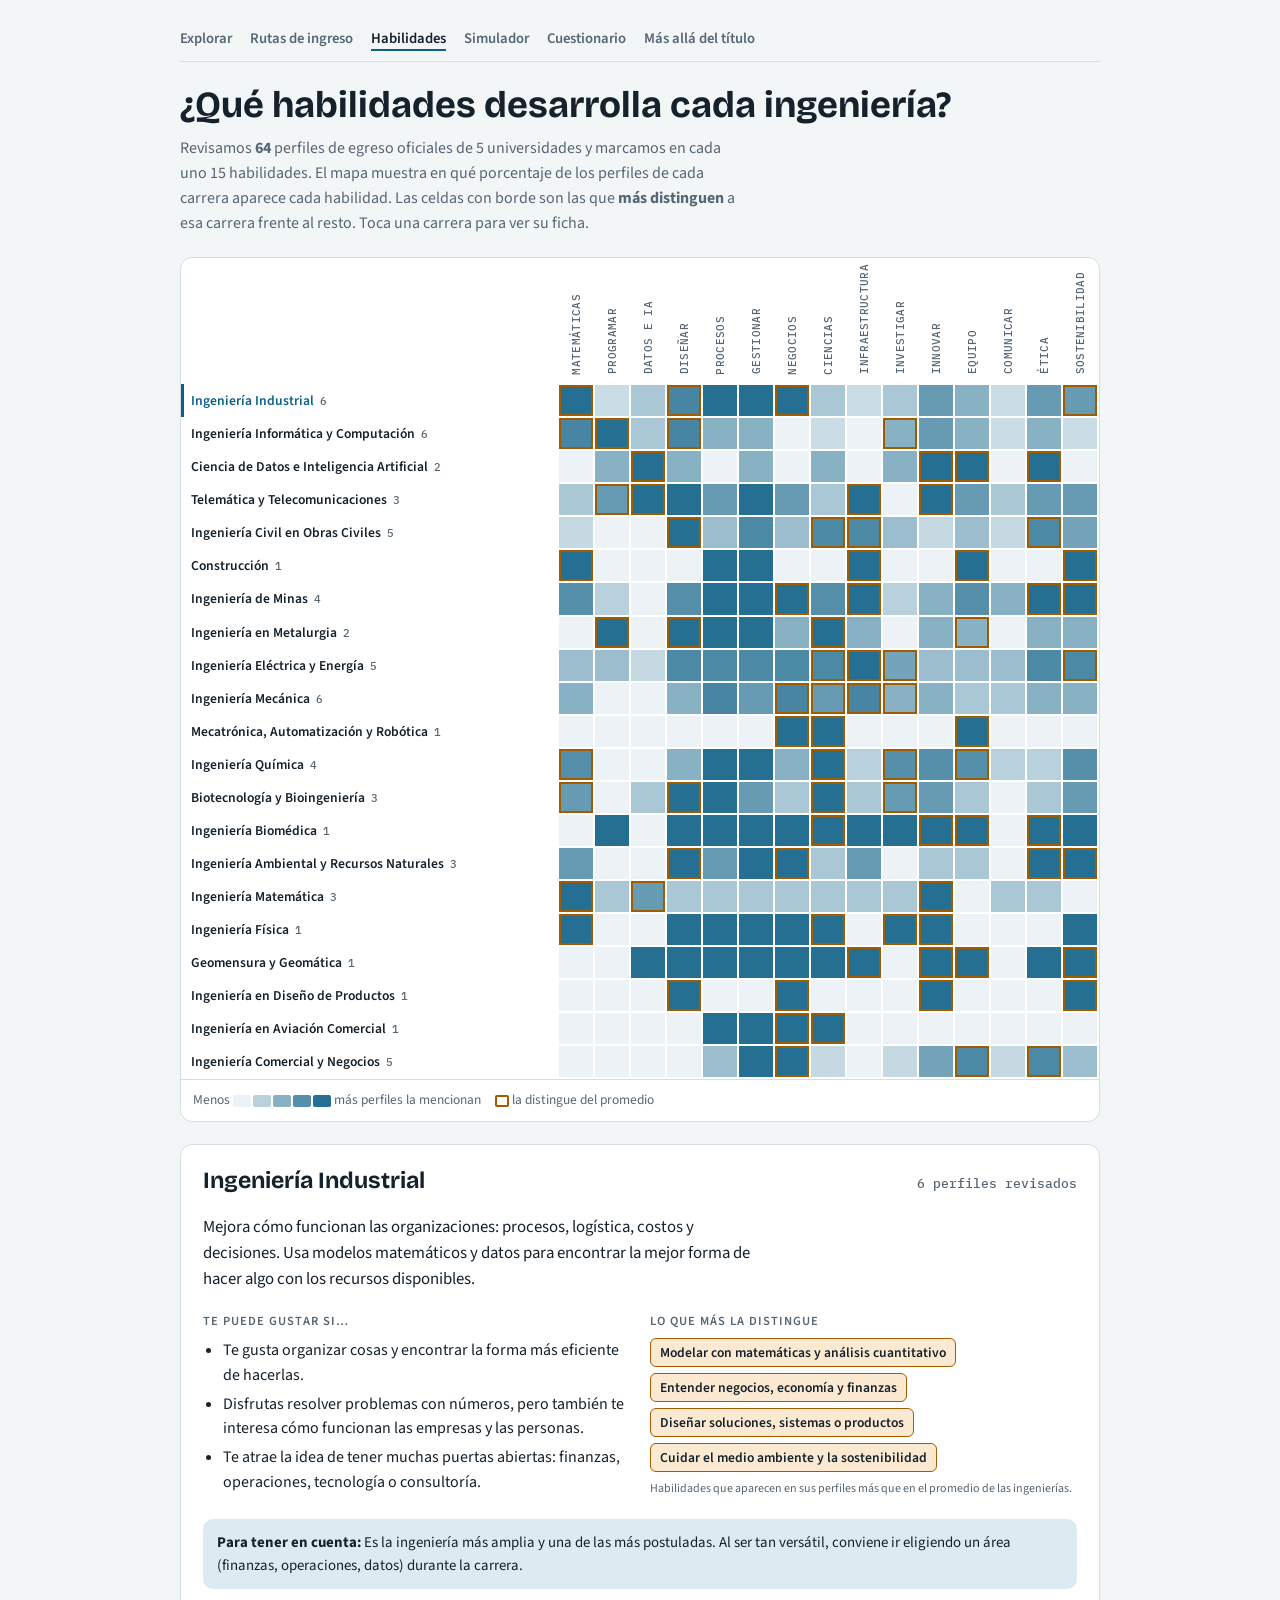
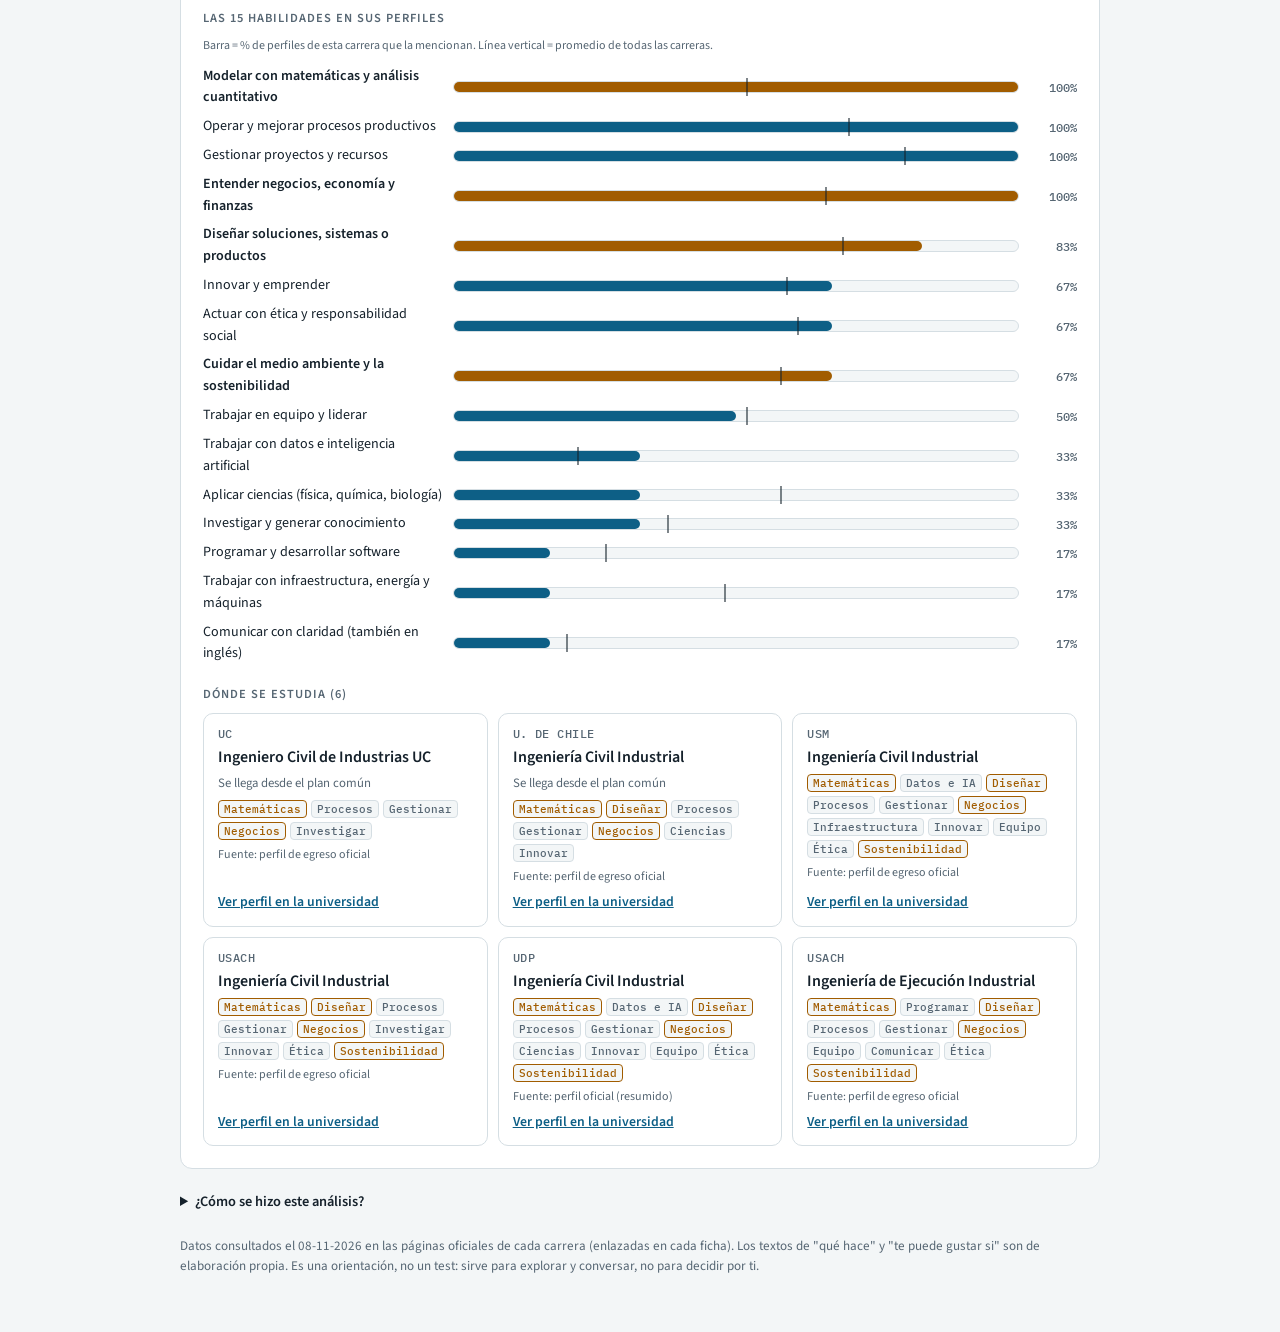
<file: web/habilidades.html>
<!doctype html>
<html lang="es">
<head>
<meta charset="utf-8">
<meta name="viewport" content="width=device-width, initial-scale=1, viewport-fit=cover">
<title>Habilidades por Ingeniería</title>
<link rel="preconnect" href="https://fonts.googleapis.com">
<link rel="stylesheet" href="https://fonts.googleapis.com/css2?family=Bricolage+Grotesque:opsz,wght@12..96,600;12..96,700&family=Source+Sans+3:wght@400;600&family=IBM+Plex+Mono:wght@500&display=swap">
</head>
<body>
<style>
/* Layout: columna de ~900px; arriba el mapa (familias × habilidades), abajo la ficha de la familia elegida */
:root{
  --bg:#f3f6f7; --surface:#ffffff; --ink:#15212b; --muted:#566673; --line:#d5dee3;
  --accent:#0d5f86; --accent-soft:#dcebf2; --mark:#a15c00; --mark-soft:#fbead1;
  --f-display:"Bricolage Grotesque","Segoe UI",system-ui,sans-serif;
  --f-body:"Source Sans 3","Segoe UI",system-ui,sans-serif;
  --f-mono:"IBM Plex Mono",ui-monospace,Menlo,monospace;
}
@media (prefers-color-scheme: dark){:root:not([data-theme="light"]){
  --bg:#0f171d; --surface:#16222a; --ink:#e4ecf0; --muted:#9aabb6; --line:#2a3a45;
  --accent:#6cb8dd; --accent-soft:#18394a; --mark:#f0b35c; --mark-soft:#3d2c12; color-scheme:dark}}
:root[data-theme="dark"]{
  --bg:#0f171d; --surface:#16222a; --ink:#e4ecf0; --muted:#9aabb6; --line:#2a3a45;
  --accent:#6cb8dd; --accent-soft:#18394a; --mark:#f0b35c; --mark-soft:#3d2c12; color-scheme:dark}
*{box-sizing:border-box}
body{background:var(--bg);color:var(--ink);font:400 1rem/1.55 var(--f-body);
  padding-left:max(16px,env(safe-area-inset-left,0px));padding-right:max(16px,env(safe-area-inset-right,0px));padding-block:20px 48px}
.wrap{max-width:920px;margin:0 auto;display:flex;flex-direction:column;gap:22px}
h1,h2,h3{font-family:var(--f-display);text-wrap:balance;margin:0;line-height:1.15}
h1{font-size:clamp(1.7rem,4vw,2.3rem)} h2{font-size:1.45rem}
h3{font:600 .78rem var(--f-body);text-transform:uppercase;letter-spacing:.08em;color:var(--muted)}
p{margin:0} a{color:var(--accent)}
a:focus-visible,button:focus-visible{outline:2px solid var(--accent);outline-offset:2px}
.lede{color:var(--muted);max-width:70ch}
.topnav{display:flex;flex-wrap:wrap;gap:4px 18px;font-size:.92rem;border-bottom:1px solid var(--line);padding-bottom:10px}
.topnav a{text-decoration:none;color:var(--muted);font-weight:600}
.topnav a[aria-current="page"]{color:var(--ink);box-shadow:inset 0 -2px 0 var(--accent)}

/* mapa */
.map{overflow-x:auto;background:var(--surface);border:1px solid var(--line);border-radius:12px}
table{border-collapse:collapse;font-size:.85rem;min-width:820px;width:100%}
th,td{padding:0}
thead th{font:500 .66rem var(--f-mono);color:var(--muted);text-transform:uppercase;letter-spacing:.03em;height:118px;vertical-align:bottom;padding:6px 2px}
thead th span{writing-mode:vertical-rl;transform:rotate(180deg);white-space:nowrap}
tbody th{text-align:left;font-weight:600;padding:6px 10px;white-space:nowrap;position:sticky;left:0;background:var(--surface);z-index:1}
tbody th button{all:unset;cursor:pointer;display:flex;gap:6px;align-items:baseline}
tbody th button small{font:500 .7rem var(--f-mono);color:var(--muted)}
tbody tr:hover th, tbody tr.sel th{color:var(--accent)}
tbody tr.sel th{box-shadow:inset 3px 0 0 var(--accent)}
td.c{width:36px;height:30px;border:2px solid var(--surface);text-align:center;font:500 .66rem var(--f-mono);color:transparent;cursor:pointer}
td.c.d{outline:2px solid var(--mark);outline-offset:-3px}
tr:hover td.c{color:var(--ink)}
.legend{display:flex;flex-wrap:wrap;gap:14px;align-items:center;font-size:.84rem;color:var(--muted);padding:10px 12px;border-top:1px solid var(--line)}
.ramp{display:inline-flex;gap:2px;vertical-align:middle}
.ramp i{width:18px;height:12px;display:inline-block;border-radius:2px}
.swd{width:14px;height:12px;display:inline-block;outline:2px solid var(--mark);outline-offset:-2px;border-radius:2px;vertical-align:middle}

/* ficha */
.card{background:var(--surface);border:1px solid var(--line);border-radius:12px;padding:22px;display:flex;flex-direction:column;gap:20px}
.head{display:flex;flex-wrap:wrap;justify-content:space-between;gap:8px;align-items:baseline}
.meta{font:500 .8rem var(--f-mono);color:var(--muted)}
.grid2{display:grid;grid-template-columns:repeat(auto-fit,minmax(260px,1fr));gap:20px}
.grid2 > div{display:flex;flex-direction:column;gap:8px;min-width:0}
ul.likes{margin:0;padding-left:20px;display:flex;flex-direction:column;gap:4px}
.chips{display:flex;flex-wrap:wrap;gap:6px}
.chip{font-size:.85rem;border:1px solid var(--line);border-radius:6px;padding:3px 9px;background:var(--bg)}
.chip.d{border-color:var(--mark);background:var(--mark-soft);font-weight:600}
.note{background:var(--accent-soft);border-radius:10px;padding:12px 14px;font-size:.93rem}

.bars{display:flex;flex-direction:column;gap:7px}
.bar{display:grid;grid-template-columns:minmax(0,15rem) 1fr 3rem;gap:10px;align-items:center;font-size:.88rem}
.bar .lbl{min-width:0;overflow-wrap:anywhere}
.bar .lbl.d{font-weight:600}
.track{position:relative;height:12px;background:var(--bg);border-radius:6px;border:1px solid var(--line)}
.fill{position:absolute;inset:0 auto 0 0;background:var(--accent);border-radius:6px}
.fill.d{background:var(--mark)}
.avg{position:absolute;top:-4px;bottom:-4px;width:2px;background:var(--ink);opacity:.55}
.val{font:500 .78rem var(--f-mono);text-align:right;color:var(--muted);font-variant-numeric:tabular-nums}
@media (max-width:520px){.bar{grid-template-columns:1fr 2.6rem}.bar .lbl{grid-column:1 / -1}}

.progs{display:grid;grid-template-columns:repeat(auto-fill,minmax(250px,1fr));gap:10px}
.prog{border:1px solid var(--line);border-radius:10px;padding:12px 14px;display:flex;flex-direction:column;gap:6px;min-width:0}
.prog .u{font:500 .72rem var(--f-mono);color:var(--muted);text-transform:uppercase;letter-spacing:.04em}
.prog .n{font-weight:600;line-height:1.3}
.prog .via{font-size:.8rem;color:var(--muted)}
.prog .mini{display:flex;flex-wrap:wrap;gap:4px}
.prog .mini span{font:500 .66rem var(--f-mono);padding:1px 5px;border-radius:4px;background:var(--bg);border:1px solid var(--line);color:var(--muted)}
.prog .mini span.d{border-color:var(--mark);color:var(--mark)}
.prog a{font-size:.86rem;font-weight:600;margin-top:auto}
.src{font-size:.75rem;color:var(--muted)}
details{font-size:.9rem;color:var(--muted)} details summary{cursor:pointer;font-weight:600;color:var(--ink)}
details p{margin-top:8px;max-width:75ch}
footer{font-size:.82rem;color:var(--muted)}
</style>

<div class="wrap">
  <nav class="topnav" aria-label="Secciones"><a href="index.html">Explorar</a><a href="rutas.html">Rutas de ingreso</a><a href="habilidades.html" aria-current="page">Habilidades</a><a href="simulador.html">Simulador</a><a href="cuestionario.html">Cuestionario</a><a href="oportunidades.html">Más allá del título</a></nav>
  <header style="display:flex;flex-direction:column;gap:10px">
    <h1>¿Qué habilidades desarrolla cada ingeniería?</h1>
    <p class="lede">Revisamos <b id="nperf"></b> perfiles de egreso oficiales de 5 universidades y marcamos en cada uno 15 habilidades. El mapa muestra en qué porcentaje de los perfiles de cada carrera aparece cada habilidad. Las celdas con borde son las que <b>más distinguen</b> a esa carrera frente al resto. Toca una carrera para ver su ficha.</p>
  </header>

  <section class="map" aria-label="Mapa de habilidades">
    <table id="tabla"></table>
    <div class="legend">
      <span>Menos <span class="ramp" id="ramp"></span> más perfiles la mencionan</span>
      <span><span class="swd"></span> la distingue del promedio</span>
    </div>
  </section>

  <section id="ficha" aria-live="polite"></section>

  <details>
    <summary>¿Cómo se hizo este análisis?</summary>
    <p id="metodo"></p>
  </details>
  <footer>Datos consultados el <span id="fecha"></span> en las páginas oficiales de cada carrera (enlazadas en cada ficha). Los textos de "qué hace" y "te puede gustar si" son de elaboración propia. Es una orientación, no un test: sirve para explorar y conversar, no para decidir por ti.</footer>
</div>

<script>
const D = {"version": "0.5", "consultado": "2026-11-08", "metodo": "Análisis de habilidades a partir de los perfiles de egreso → data/habilidades.json\n\nEntrada: data/perfiles/*.json (una ficha por carrera o salida de plan común, con 'tags' = habilidades detectadas).\nMétodo:\n  1. Cada perfil se reduce a presencia/ausencia de las 15 habilidades (scripts/tagger.js). Se usa presencia, no\n     conteo, porque parte de los perfiles se etiquetó con el texto oficial (regex) y parte leyendo un resumen.\n  2. Los perfiles se agrupan en familias de carreras (misma disciplina en distintas universidades).\n  3. Para cada familia: % de perfiles que mencionan cada habilidad y diferencia contra el promedio de todos los\n     perfiles. Las habilidades con mayor diferencia positiva son las que DISTINGUEN a la familia; las que aparecen\n     en casi todas las carreras (>=70% del total) se informan aparte como \"base común\".\nLos textos en lenguaje simple ('que_hace', 'te_puede_gustar_si', 'para_tener_en_cuenta') son de elaboración propia,\nescritos a partir de los perfiles revisados; no reproducen texto de las universidades.", "habilidades": {"MAT": "Modelar con matemáticas y análisis cuantitativo", "PROG": "Programar y desarrollar software", "DATA": "Trabajar con datos e inteligencia artificial", "DIS": "Diseñar soluciones, sistemas o productos", "OPER": "Operar y mejorar procesos productivos", "GEST": "Gestionar proyectos y recursos", "NEG": "Entender negocios, economía y finanzas", "CIEN": "Aplicar ciencias (física, química, biología)", "INFRA": "Trabajar con infraestructura, energía y máquinas", "INV": "Investigar y generar conocimiento", "INNO": "Innovar y emprender", "EQ": "Trabajar en equipo y liderar", "COM": "Comunicar con claridad (también en inglés)", "ETI": "Actuar con ética y responsabilidad social", "SOST": "Cuidar el medio ambiente y la sostenibilidad"}, "promedio_general": {"MAT": 0.52, "PROG": 0.27, "DATA": 0.22, "DIS": 0.69, "OPER": 0.7, "GEST": 0.8, "NEG": 0.66, "CIEN": 0.58, "INFRA": 0.48, "INV": 0.38, "INNO": 0.59, "EQ": 0.52, "COM": 0.2, "ETI": 0.61, "SOST": 0.58}, "base_comun": ["GEST", "OPER"], "n_perfiles": 64, "perfiles_sin_familia": ["uai-civil-bioingenieria", "uai-civil-energia", "uai-civil-industrial", "uai-civil-informatica", "uai-civil-mecanica", "uai-civil-mineria", "uai-civil-obras-civiles", "uai-computer-science", "uai-negocios-tecnologia", "uc-ingenieria", "udd-civil-biomedicina", "udd-civil-industrial", "udd-civil-informatica-ia", "udd-civil-informatica-innovacion", "udd-civil-mineria", "udd-civil-obras-civiles", "unab-ambiental", "unab-automatizacion-robotica", "unab-biotecnologia", "unab-civil", "unab-civil-biomedica", "unab-civil-electrica", "unab-civil-industrial", "unab-civil-informatica", "unab-civil-minas", "unab-computacion-informatica", "unab-computer-science-engineering", "unab-construccion", "unab-engineering-technology-management", "unab-fisica", "unab-industrial", "unab-ingenieria-comercial"], "familias": [{"id": "industrial", "nombre": "Ingeniería Industrial", "n_perfiles": 6, "porcentaje": {"MAT": 1.0, "PROG": 0.17, "DATA": 0.33, "DIS": 0.83, "OPER": 1.0, "GEST": 1.0, "NEG": 1.0, "CIEN": 0.33, "INFRA": 0.17, "INV": 0.33, "INNO": 0.67, "EQ": 0.5, "COM": 0.17, "ETI": 0.67, "SOST": 0.67}, "diferencia_vs_promedio": {"MAT": 0.48, "PROG": -0.1, "DATA": 0.11, "DIS": 0.15, "OPER": 0.3, "GEST": 0.2, "NEG": 0.34, "CIEN": -0.24, "INFRA": -0.32, "INV": -0.04, "INNO": 0.07, "EQ": -0.02, "COM": -0.04, "ETI": 0.06, "SOST": 0.09}, "distintivas": ["MAT", "NEG", "DIS", "SOST"], "que_hace": "Mejora cómo funcionan las organizaciones: procesos, logística, costos y decisiones. Usa modelos matemáticos y datos para encontrar la mejor forma de hacer algo con los recursos disponibles.", "te_puede_gustar_si": ["Te gusta organizar cosas y encontrar la forma más eficiente de hacerlas.", "Disfrutas resolver problemas con números, pero también te interesa cómo funcionan las empresas y las personas.", "Te atrae la idea de tener muchas puertas abiertas: finanzas, operaciones, tecnología o consultoría."], "para_tener_en_cuenta": "Es la ingeniería más amplia y una de las más postuladas. Al ser tan versátil, conviene ir eligiendo un área (finanzas, operaciones, datos) durante la carrera.", "carreras": [{"id": "uc-t-industrias", "universidad_id": "uc", "universidad": "Pontificia Universidad Católica de Chile", "nombre": "Ingeniero Civil de Industrias UC", "salida_de": "uc-ingenieria", "url": "https://www.ing.uc.cl/programas-de-estudio/pregrado/plan-estudios/titulos-profesionales-ingenieria/", "tipo_fuente": "perfil_egreso", "habilidades": ["MAT", "OPER", "GEST", "NEG", "INV"]}, {"id": "uchile-civil-industrial", "universidad_id": "uchile", "universidad": "Universidad de Chile", "nombre": "Ingeniería Civil Industrial", "salida_de": "uchile-plan-comun", "url": "https://uchile.cl/carreras/4973/ingenieria-civil-industrial", "tipo_fuente": "perfil_egreso", "habilidades": ["MAT", "DIS", "OPER", "GEST", "NEG", "CIEN", "INNO"]}, {"id": "usm-civil-industrial", "universidad_id": "usm", "universidad": "Universidad Técnica Federico Santa María", "nombre": "Ingeniería Civil Industrial", "salida_de": null, "url": "https://usm.cl/admision/carreras/ingenieria-civil-industrial/", "tipo_fuente": "perfil_egreso", "habilidades": ["MAT", "DATA", "DIS", "OPER", "GEST", "NEG", "INFRA", "INNO", "EQ", "ETI", "SOST"]}, {"id": "usach-civil-industrial", "universidad_id": "usach", "universidad": "Universidad de Santiago de Chile", "nombre": "Ingeniería Civil Industrial", "salida_de": null, "url": "https://admision.usach.cl/carreras/ingenieria-civil-industrial", "tipo_fuente": "perfil_egreso", "habilidades": ["MAT", "DIS", "OPER", "GEST", "NEG", "INV", "INNO", "ETI", "SOST"]}, {"id": "udp-civil-industrial", "universidad_id": "udp", "universidad": "Universidad Diego Portales", "nombre": "Ingeniería Civil Industrial", "salida_de": null, "url": "https://admision.udp.cl/carrera/ingenieria-civil-industrial/", "tipo_fuente": "resumen_leido", "habilidades": ["MAT", "DATA", "DIS", "OPER", "GEST", "NEG", "CIEN", "INNO", "EQ", "ETI", "SOST"]}, {"id": "usach-ejecucion-industrial", "universidad_id": "usach", "universidad": "Universidad de Santiago de Chile", "nombre": "Ingeniería de Ejecución Industrial", "salida_de": null, "url": "https://admision.usach.cl/carreras/ingenieria-de-ejecucion-industrial", "tipo_fuente": "perfil_egreso", "habilidades": ["MAT", "PROG", "DIS", "OPER", "GEST", "NEG", "EQ", "COM", "ETI", "SOST"]}]}, {"id": "informatica", "nombre": "Ingeniería Informática y Computación", "n_perfiles": 6, "porcentaje": {"MAT": 0.83, "PROG": 1.0, "DATA": 0.33, "DIS": 0.83, "OPER": 0.5, "GEST": 0.5, "NEG": 0.0, "CIEN": 0.17, "INFRA": 0.0, "INV": 0.5, "INNO": 0.67, "EQ": 0.5, "COM": 0.17, "ETI": 0.5, "SOST": 0.17}, "diferencia_vs_promedio": {"MAT": 0.32, "PROG": 0.73, "DATA": 0.11, "DIS": 0.15, "OPER": -0.2, "GEST": -0.3, "NEG": -0.66, "CIEN": -0.41, "INFRA": -0.48, "INV": 0.12, "INNO": 0.07, "EQ": -0.02, "COM": -0.04, "ETI": -0.11, "SOST": -0.41}, "distintivas": ["PROG", "MAT", "DIS", "INV"], "que_hace": "Diseña y construye software y sistemas computacionales: aplicaciones, plataformas, bases de datos, seguridad informática. Combina lógica, matemáticas y trabajo con equipos y clientes.", "te_puede_gustar_si": ["Te entretiene entender cómo funcionan los programas, juegos o apps por dentro.", "Te gusta resolver problemas paso a paso y no te frustra probar varias veces hasta que algo funcione.", "Te interesa crear cosas que otras personas usen."], "para_tener_en_cuenta": "No es solo programar: también incluye diseñar sistemas, gestionar proyectos y entender lo que necesita una organización. Las carreras de Computer Science se enfocan más en los fundamentos teóricos.", "carreras": [{"id": "uc-t-computacion", "universidad_id": "uc", "universidad": "Pontificia Universidad Católica de Chile", "nombre": "Ingeniero Civil de Computación UC", "salida_de": "uc-ingenieria", "url": "https://www.ing.uc.cl/programas-de-estudio/pregrado/plan-estudios/titulos-profesionales-ingenieria/", "tipo_fuente": "perfil_egreso", "habilidades": ["MAT", "PROG", "DIS", "INV"]}, {"id": "uchile-civil-computacion", "universidad_id": "uchile", "universidad": "Universidad de Chile", "nombre": "Ingeniería Civil en Computación", "salida_de": "uchile-plan-comun", "url": "https://uchile.cl/carreras/4971/ingenieria-civil-en-computacion", "tipo_fuente": "perfil_egreso", "habilidades": ["MAT", "PROG", "DATA", "DIS", "OPER", "GEST", "INV"]}, {"id": "usm-civil-informatica", "universidad_id": "usm", "universidad": "Universidad Técnica Federico Santa María", "nombre": "Ingeniería Civil Informática", "salida_de": null, "url": "https://usm.cl/admision/carreras/ingenieria-civil-informatica/", "tipo_fuente": "perfil_egreso", "habilidades": ["MAT", "PROG", "DIS", "OPER", "GEST", "INNO", "EQ", "COM", "ETI", "SOST"]}, {"id": "usach-ejecucion-en-computacion-e-informatica", "universidad_id": "usach", "universidad": "Universidad de Santiago de Chile", "nombre": "Ingeniería de Ejecución en Computación e Informática", "salida_de": null, "url": "https://admision.usach.cl/carreras/ingenieria-de-ejecucion-en-computacion-e-informatica", "tipo_fuente": "perfil_egreso", "habilidades": ["MAT", "PROG", "DATA", "DIS", "OPER", "GEST", "INNO", "EQ", "ETI"]}, {"id": "usach-civil-informatica-plan-comun", "universidad_id": "usach", "universidad": "Universidad de Santiago de Chile", "nombre": "Ingeniería Civil en Informática – Plan Común", "salida_de": null, "url": "https://admision.usach.cl/carreras/ingenieria-civil-en-informatica-plan-comun", "tipo_fuente": "resumen_leido", "habilidades": ["PROG", "CIEN", "INNO", "EQ", "ETI"]}, {"id": "uc-lic-ciencia-computacion", "universidad_id": "uc", "universidad": "Pontificia Universidad Católica de Chile", "nombre": "Licenciatura en Ingeniería en Ciencia de la Computación", "salida_de": null, "url": "https://admision.uc.cl/carreras/licenciatura-en-ingenieria-en-ciencia-de-la-computacion/", "tipo_fuente": "descripcion_formacion", "habilidades": ["MAT", "PROG", "DIS", "INV", "INNO"]}]}, {"id": "datos_ia", "nombre": "Ciencia de Datos e Inteligencia Artificial", "n_perfiles": 2, "porcentaje": {"MAT": 0.0, "PROG": 0.5, "DATA": 1.0, "DIS": 0.5, "OPER": 0.0, "GEST": 0.5, "NEG": 0.0, "CIEN": 0.5, "INFRA": 0.0, "INV": 0.5, "INNO": 1.0, "EQ": 1.0, "COM": 0.0, "ETI": 1.0, "SOST": 0.0}, "diferencia_vs_promedio": {"MAT": -0.52, "PROG": 0.23, "DATA": 0.78, "DIS": -0.19, "OPER": -0.7, "GEST": -0.3, "NEG": -0.66, "CIEN": -0.08, "INFRA": -0.48, "INV": 0.12, "INNO": 0.41, "EQ": 0.48, "COM": -0.2, "ETI": 0.39, "SOST": -0.58}, "distintivas": ["DATA", "EQ", "INNO", "ETI"], "que_hace": "Convierte grandes volúmenes de datos en decisiones y crea sistemas de inteligencia artificial: modelos que predicen, recomiendan o reconocen patrones.", "te_puede_gustar_si": ["Te gusta buscar patrones y sacar conclusiones a partir de información.", "Te interesan la estadística, la probabilidad y la programación por igual.", "Te llama la atención cómo funcionan los sistemas de IA y quieres construirlos, no solo usarlos."], "para_tener_en_cuenta": "Son carreras nuevas. Comparten mucho con Informática y con Ingeniería Matemática, así que vale la pena compararlas.", "carreras": [{"id": "udp-civil-ciencia-datos-ia", "universidad_id": "udp", "universidad": "Universidad Diego Portales", "nombre": "Ingeniería Civil en Ciencia de Datos e Inteligencia Artificial", "salida_de": null, "url": "https://admision.udp.cl/carrera/ingenieria-civil-en-ciencia-de-datos-e-inteligencia-artificial/", "tipo_fuente": "resumen_leido", "habilidades": ["PROG", "DATA", "DIS", "GEST", "CIEN", "INNO", "EQ", "ETI"]}, {"id": "uc-lic-ciencia-datos", "universidad_id": "uc", "universidad": "Pontificia Universidad Católica de Chile", "nombre": "Licenciatura en Ingeniería en Ciencia de Datos", "salida_de": null, "url": "https://admision.uc.cl/carreras/licenciatura-en-ingenieria-en-ciencia-de-datos/", "tipo_fuente": "descripcion_formacion", "habilidades": ["DATA", "INV", "INNO", "EQ", "ETI"]}]}, {"id": "telecom", "nombre": "Telemática y Telecomunicaciones", "n_perfiles": 3, "porcentaje": {"MAT": 0.33, "PROG": 0.67, "DATA": 1.0, "DIS": 1.0, "OPER": 0.67, "GEST": 1.0, "NEG": 0.67, "CIEN": 0.33, "INFRA": 1.0, "INV": 0.0, "INNO": 1.0, "EQ": 0.67, "COM": 0.33, "ETI": 0.67, "SOST": 0.67}, "diferencia_vs_promedio": {"MAT": -0.18, "PROG": 0.4, "DATA": 0.78, "DIS": 0.31, "OPER": -0.04, "GEST": 0.2, "NEG": 0.01, "CIEN": -0.24, "INFRA": 0.52, "INV": -0.38, "INNO": 0.41, "EQ": 0.15, "COM": 0.13, "ETI": 0.06, "SOST": 0.09}, "distintivas": ["DATA", "INFRA", "INNO", "PROG"], "que_hace": "Diseña y administra redes y sistemas de comunicación: internet, redes móviles, servicios en la nube y su seguridad.", "te_puede_gustar_si": ["Te interesa cómo viaja la información entre dispositivos y por qué una red funciona o falla.", "Te gusta la tecnología tanto en el hardware como en el software.", "Te atrae la ciberseguridad."], "para_tener_en_cuenta": "Está a medio camino entre Informática y Eléctrica: si dudas entre ambas, revisa esta opción.", "carreras": [{"id": "usm-civil-telematica", "universidad_id": "usm", "universidad": "Universidad Técnica Federico Santa María", "nombre": "Ingeniería Civil Telemática", "salida_de": null, "url": "https://usm.cl/admision/carreras/ingenieria-civil-telematica/", "tipo_fuente": "perfil_egreso", "habilidades": ["DATA", "DIS", "OPER", "GEST", "INFRA", "INNO", "EQ", "COM", "SOST"]}, {"id": "usach-civil-en-telematica", "universidad_id": "usach", "universidad": "Universidad de Santiago de Chile", "nombre": "Ingeniería Civil en Telemática", "salida_de": null, "url": "https://admision.usach.cl/carreras/ingenieria-civil-en-telematica", "tipo_fuente": "perfil_egreso", "habilidades": ["MAT", "PROG", "DATA", "DIS", "OPER", "GEST", "NEG", "INFRA", "INNO", "ETI", "SOST"]}, {"id": "udp-civil-informatica-telecom", "universidad_id": "udp", "universidad": "Universidad Diego Portales", "nombre": "Ingeniería Civil en Informática y Telecomunicaciones", "salida_de": null, "url": "https://admision.udp.cl/carrera/ingenieria-civil-en-informatica-y-telecomunicaciones/", "tipo_fuente": "resumen_leido", "habilidades": ["PROG", "DATA", "DIS", "GEST", "NEG", "CIEN", "INFRA", "INNO", "EQ", "ETI"]}]}, {"id": "obras", "nombre": "Ingeniería Civil en Obras Civiles", "n_perfiles": 5, "porcentaje": {"MAT": 0.2, "PROG": 0.0, "DATA": 0.0, "DIS": 1.0, "OPER": 0.4, "GEST": 0.8, "NEG": 0.4, "CIEN": 0.8, "INFRA": 0.8, "INV": 0.4, "INNO": 0.2, "EQ": 0.4, "COM": 0.2, "ETI": 0.8, "SOST": 0.6}, "diferencia_vs_promedio": {"MAT": -0.32, "PROG": -0.27, "DATA": -0.22, "DIS": 0.31, "OPER": -0.3, "GEST": 0.0, "NEG": -0.26, "CIEN": 0.22, "INFRA": 0.32, "INV": 0.03, "INNO": -0.39, "EQ": -0.12, "COM": -0.0, "ETI": 0.19, "SOST": 0.02}, "distintivas": ["INFRA", "DIS", "CIEN", "ETI"], "que_hace": "Diseña, calcula y dirige la construcción de infraestructura: edificios, puentes, carreteras, obras hidráulicas y sistemas de transporte, cuidando su seguridad y su impacto.", "te_puede_gustar_si": ["Te llaman la atención los edificios, puentes o caminos y te preguntas cómo se sostienen.", "Te gusta la física aplicada a cosas concretas que se pueden ver y tocar.", "Te imaginas trabajando entre la oficina y la obra."], "para_tener_en_cuenta": "En Chile 'Ingeniería Civil' a secas suele significar obras civiles; distinto de 'ingeniero civil' como título general de las ingenierías de 5-6 años.", "carreras": [{"id": "uc-t-civil", "universidad_id": "uc", "universidad": "Pontificia Universidad Católica de Chile", "nombre": "Ingeniero Civil UC", "salida_de": "uc-ingenieria", "url": "https://www.ing.uc.cl/programas-de-estudio/pregrado/plan-estudios/titulos-profesionales-ingenieria/", "tipo_fuente": "perfil_egreso", "habilidades": ["DIS", "GEST", "CIEN", "ETI"]}, {"id": "uchile-civil", "universidad_id": "uchile", "universidad": "Universidad de Chile", "nombre": "Ingeniería Civil", "salida_de": "uchile-plan-comun", "url": "https://uchile.cl/carreras/4969/ingenieria-civil", "tipo_fuente": "perfil_egreso", "habilidades": ["MAT", "DIS", "OPER", "GEST", "NEG", "CIEN", "INFRA", "INV", "INNO", "ETI", "SOST"]}, {"id": "usm-civil", "universidad_id": "usm", "universidad": "Universidad Técnica Federico Santa María", "nombre": "Ingeniería Civil", "salida_de": null, "url": "https://usm.cl/admision/carreras/ingenieria-civil/", "tipo_fuente": "descripcion_formacion", "habilidades": ["DIS", "OPER", "INFRA", "ETI"]}, {"id": "usach-civil-en-obras-civiles", "universidad_id": "usach", "universidad": "Universidad de Santiago de Chile", "nombre": "Ingeniería Civil en Obras Civiles", "salida_de": null, "url": "https://admision.usach.cl/carreras/ingenieria-civil-en-obras-civiles", "tipo_fuente": "perfil_egreso", "habilidades": ["DIS", "GEST", "NEG", "CIEN", "INFRA", "INV", "EQ", "SOST"]}, {"id": "udp-civil-obras-civiles", "universidad_id": "udp", "universidad": "Universidad Diego Portales", "nombre": "Ingeniería Civil en Obras Civiles", "salida_de": null, "url": "https://admision.udp.cl/carrera/ingenieria-civil-en-obras-civiles/", "tipo_fuente": "resumen_leido", "habilidades": ["DIS", "GEST", "CIEN", "INFRA", "EQ", "COM", "ETI", "SOST"]}]}, {"id": "construccion", "nombre": "Construcción", "n_perfiles": 1, "porcentaje": {"MAT": 1.0, "PROG": 0.0, "DATA": 0.0, "DIS": 0.0, "OPER": 1.0, "GEST": 1.0, "NEG": 0.0, "CIEN": 0.0, "INFRA": 1.0, "INV": 0.0, "INNO": 0.0, "EQ": 1.0, "COM": 0.0, "ETI": 0.0, "SOST": 1.0}, "diferencia_vs_promedio": {"MAT": 0.48, "PROG": -0.27, "DATA": -0.22, "DIS": -0.69, "OPER": 0.3, "GEST": 0.2, "NEG": -0.66, "CIEN": -0.58, "INFRA": 0.52, "INV": -0.38, "INNO": -0.59, "EQ": 0.48, "COM": -0.2, "ETI": -0.61, "SOST": 0.42}, "distintivas": ["EQ", "INFRA", "MAT", "SOST"], "que_hace": "Gestiona proyectos de construcción: planifica, presupuesta, coordina equipos y controla costos, plazos y calidad en obra.", "te_puede_gustar_si": ["Te gusta organizar personas y recursos para que un proyecto avance.", "Prefieres lo práctico y ver resultados concretos.", "Te interesa el mundo de la construcción más desde la gestión que desde el cálculo."], "para_tener_en_cuenta": "Se enfoca más en dirigir obras que en el diseño estructural, que es propio de Ingeniería Civil en Obras Civiles.", "carreras": [{"id": "uc-construccion-civil", "universidad_id": "uc", "universidad": "Pontificia Universidad Católica de Chile", "nombre": "Construcción Civil", "salida_de": null, "url": "https://admision.uc.cl/carreras/construccion-civil/", "tipo_fuente": "descripcion_formacion", "habilidades": ["MAT", "OPER", "GEST", "INFRA", "EQ", "SOST"]}]}, {"id": "minas", "nombre": "Ingeniería de Minas", "n_perfiles": 4, "porcentaje": {"MAT": 0.75, "PROG": 0.25, "DATA": 0.0, "DIS": 0.75, "OPER": 1.0, "GEST": 1.0, "NEG": 1.0, "CIEN": 0.75, "INFRA": 1.0, "INV": 0.25, "INNO": 0.5, "EQ": 0.75, "COM": 0.5, "ETI": 1.0, "SOST": 1.0}, "diferencia_vs_promedio": {"MAT": 0.23, "PROG": -0.02, "DATA": -0.22, "DIS": 0.06, "OPER": 0.3, "GEST": 0.2, "NEG": 0.34, "CIEN": 0.17, "INFRA": 0.52, "INV": -0.12, "INNO": -0.09, "EQ": 0.23, "COM": 0.3, "ETI": 0.39, "SOST": 0.42}, "distintivas": ["INFRA", "SOST", "ETI", "NEG"], "que_hace": "Planifica y dirige la extracción de minerales: evalúa yacimientos, diseña la mina, optimiza las operaciones y cuida la seguridad y el entorno.", "te_puede_gustar_si": ["Te interesan la geología y cómo se obtienen los recursos que usa la sociedad.", "Te gusta pensar en grandes operaciones donde se combinan técnica, economía y equipos de personas.", "No te complica la idea de trabajar en terreno o en regiones."], "para_tener_en_cuenta": "Es una de las ingenierías con mejores ingresos en Chile, pero parte importante del trabajo está en faenas fuera de Santiago.", "carreras": [{"id": "uchile-civil-minas", "universidad_id": "uchile", "universidad": "Universidad de Chile", "nombre": "Ingeniería Civil de Minas", "salida_de": "uchile-plan-comun", "url": "https://uchile.cl/carreras/4977/ingenieria-civil-de-minas", "tipo_fuente": "perfil_egreso", "habilidades": ["MAT", "DIS", "OPER", "GEST", "NEG", "CIEN", "INFRA", "INV", "INNO", "ETI", "SOST"]}, {"id": "usm-civil-minas", "universidad_id": "usm", "universidad": "Universidad Técnica Federico Santa María", "nombre": "Ingeniería Civil de Minas", "salida_de": null, "url": "https://usm.cl/admision/carreras/ingenieria-civil-de-minas/", "tipo_fuente": "perfil_egreso", "habilidades": ["MAT", "DIS", "OPER", "GEST", "NEG", "CIEN", "INFRA", "INNO", "EQ", "COM", "ETI", "SOST"]}, {"id": "usach-civil-en-minas", "universidad_id": "usach", "universidad": "Universidad de Santiago de Chile", "nombre": "Ingeniería Civil en Minas", "salida_de": null, "url": "https://admision.usach.cl/carreras/ingenieria-civil-en-minas", "tipo_fuente": "perfil_egreso", "habilidades": ["DIS", "OPER", "GEST", "NEG", "INFRA", "EQ", "ETI", "SOST"]}, {"id": "usach-ejecucion-en-minas", "universidad_id": "usach", "universidad": "Universidad de Santiago de Chile", "nombre": "Ingeniería de Ejecución en Minas", "salida_de": null, "url": "https://admision.usach.cl/carreras/ingenieria-de-ejecucion-en-minas", "tipo_fuente": "perfil_egreso", "habilidades": ["MAT", "PROG", "OPER", "GEST", "NEG", "CIEN", "INFRA", "EQ", "COM", "ETI", "SOST"]}]}, {"id": "metalurgia", "nombre": "Ingeniería en Metalurgia", "n_perfiles": 2, "porcentaje": {"MAT": 0.0, "PROG": 1.0, "DATA": 0.0, "DIS": 1.0, "OPER": 1.0, "GEST": 1.0, "NEG": 0.5, "CIEN": 1.0, "INFRA": 0.5, "INV": 0.0, "INNO": 0.5, "EQ": 0.5, "COM": 0.0, "ETI": 0.5, "SOST": 0.5}, "diferencia_vs_promedio": {"MAT": -0.52, "PROG": 0.73, "DATA": -0.22, "DIS": 0.31, "OPER": 0.3, "GEST": 0.2, "NEG": -0.16, "CIEN": 0.42, "INFRA": 0.02, "INV": -0.38, "INNO": -0.09, "EQ": -0.02, "COM": -0.2, "ETI": -0.11, "SOST": -0.08}, "distintivas": ["CIEN", "PROG", "DIS", "EQ"], "que_hace": "Transforma minerales en metales y desarrolla materiales: procesos de refinación, fundición y control de calidad.", "te_puede_gustar_si": ["Te interesa la química aplicada a materiales reales.", "Te llaman la atención las plantas industriales y sus procesos.", "Te gusta entender por qué un material resiste o falla."], "para_tener_en_cuenta": "En este proyecto solo la USACH la ofrece como carrera propia en Santiago.", "carreras": [{"id": "usach-civil-en-metalurgia", "universidad_id": "usach", "universidad": "Universidad de Santiago de Chile", "nombre": "Ingeniería Civil en Metalurgia", "salida_de": null, "url": "https://admision.usach.cl/carreras/ingenieria-civil-en-metalurgia", "tipo_fuente": "perfil_egreso", "habilidades": ["PROG", "DIS", "OPER", "GEST", "NEG", "CIEN", "INNO", "ETI", "SOST"]}, {"id": "usach-ejecucion-en-metalurgia", "universidad_id": "usach", "universidad": "Universidad de Santiago de Chile", "nombre": "Ingeniería de Ejecución en Metalurgia", "salida_de": null, "url": "https://admision.usach.cl/carreras/ingenieria-de-ejecucion-en-metalurgia", "tipo_fuente": "perfil_egreso", "habilidades": ["PROG", "DIS", "OPER", "GEST", "CIEN", "INFRA", "EQ"]}]}, {"id": "electrica", "nombre": "Ingeniería Eléctrica y Energía", "n_perfiles": 5, "porcentaje": {"MAT": 0.4, "PROG": 0.4, "DATA": 0.2, "DIS": 0.8, "OPER": 0.8, "GEST": 0.8, "NEG": 0.8, "CIEN": 0.8, "INFRA": 1.0, "INV": 0.6, "INNO": 0.4, "EQ": 0.4, "COM": 0.4, "ETI": 0.8, "SOST": 0.8}, "diferencia_vs_promedio": {"MAT": -0.12, "PROG": 0.13, "DATA": -0.02, "DIS": 0.11, "OPER": 0.1, "GEST": 0.0, "NEG": 0.14, "CIEN": 0.22, "INFRA": 0.52, "INV": 0.22, "INNO": -0.19, "EQ": -0.12, "COM": 0.2, "ETI": 0.19, "SOST": 0.22}, "distintivas": ["INFRA", "INV", "CIEN", "SOST"], "que_hace": "Diseña y opera sistemas eléctricos y energéticos: generación (incluida la renovable), transmisión, electrónica, automatización y control.", "te_puede_gustar_si": ["Te interesa la electricidad, la electrónica o las energías renovables.", "Te gusta la física y las matemáticas aplicadas a sistemas que se pueden medir.", "Te atrae la transición energética y la electromovilidad."], "para_tener_en_cuenta": "Tiene una base matemática y física exigente. Las carreras de energía combinan eléctrica, mecánica y sostenibilidad.", "carreras": [{"id": "uchile-civil-electrica", "universidad_id": "uchile", "universidad": "Universidad de Chile", "nombre": "Ingeniería Civil Eléctrica", "salida_de": "uchile-plan-comun", "url": "https://uchile.cl/carreras/4972/ingenieria-civil-electrica", "tipo_fuente": "perfil_egreso", "habilidades": ["MAT", "PROG", "DIS", "OPER", "GEST", "NEG", "CIEN", "INFRA", "INV", "ETI", "SOST"]}, {"id": "usm-civil-electrica", "universidad_id": "usm", "universidad": "Universidad Técnica Federico Santa María", "nombre": "Ingeniería Civil Eléctrica", "salida_de": null, "url": "https://usm.cl/admision/carreras/ingenieria-civil-electrica/", "tipo_fuente": "perfil_egreso", "habilidades": ["PROG", "OPER", "GEST", "NEG", "CIEN", "INFRA", "INNO", "EQ", "COM", "ETI", "SOST"]}, {"id": "uc-t-electricista", "universidad_id": "uc", "universidad": "Pontificia Universidad Católica de Chile", "nombre": "Ingeniero Civil Electricista UC", "salida_de": "uc-ingenieria", "url": "https://www.ing.uc.cl/programas-de-estudio/pregrado/plan-estudios/titulos-profesionales-ingenieria/", "tipo_fuente": "perfil_egreso", "habilidades": ["MAT", "DATA", "DIS", "CIEN", "INFRA", "INV"]}, {"id": "usach-civil-en-electricidad", "universidad_id": "usach", "universidad": "Universidad de Santiago de Chile", "nombre": "Ingeniería Civil en Electricidad", "salida_de": null, "url": "https://admision.usach.cl/carreras/ingenieria-civil-en-electricidad", "tipo_fuente": "perfil_egreso", "habilidades": ["DIS", "OPER", "GEST", "NEG", "INFRA", "INV", "INNO", "EQ", "COM", "ETI", "SOST"]}, {"id": "usach-ejecucion-en-electricidad", "universidad_id": "usach", "universidad": "Universidad de Santiago de Chile", "nombre": "Ingeniería de Ejecución en Electricidad", "salida_de": null, "url": "https://admision.usach.cl/carreras/ingenieria-de-ejecucion-en-electricidad", "tipo_fuente": "perfil_egreso", "habilidades": ["DIS", "OPER", "GEST", "NEG", "CIEN", "INFRA", "ETI", "SOST"]}]}, {"id": "mecanica", "nombre": "Ingeniería Mecánica", "n_perfiles": 6, "porcentaje": {"MAT": 0.5, "PROG": 0.0, "DATA": 0.0, "DIS": 0.5, "OPER": 0.83, "GEST": 0.67, "NEG": 0.83, "CIEN": 0.67, "INFRA": 0.83, "INV": 0.5, "INNO": 0.5, "EQ": 0.33, "COM": 0.33, "ETI": 0.5, "SOST": 0.5}, "diferencia_vs_promedio": {"MAT": -0.02, "PROG": -0.27, "DATA": -0.22, "DIS": -0.19, "OPER": 0.13, "GEST": -0.13, "NEG": 0.18, "CIEN": 0.09, "INFRA": 0.35, "INV": 0.12, "INNO": -0.09, "EQ": -0.18, "COM": 0.13, "ETI": -0.11, "SOST": -0.08}, "distintivas": ["INFRA", "NEG", "INV", "CIEN"], "que_hace": "Diseña, fabrica y mantiene máquinas, equipos y sistemas térmicos: desde motores y robots hasta plantas industriales y climatización.", "te_puede_gustar_si": ["Te gusta desarmar cosas para entender cómo funcionan.", "Te interesan las máquinas, los vehículos o la fabricación.", "Disfrutas la física aplicada (fuerzas, calor, movimiento)."], "para_tener_en_cuenta": "Es muy amplia: puede llevar a minería, energía, manufactura o diseño de productos.", "carreras": [{"id": "uchile-civil-mecanica", "universidad_id": "uchile", "universidad": "Universidad de Chile", "nombre": "Ingeniería Civil Mecánica", "salida_de": "uchile-plan-comun", "url": "https://uchile.cl/carreras/4976/ingenieria-civil-mecanica", "tipo_fuente": "perfil_egreso", "habilidades": ["MAT", "DIS", "OPER", "GEST", "NEG", "CIEN", "INFRA", "INNO", "ETI", "SOST"]}, {"id": "usm-civil-mecanica", "universidad_id": "usm", "universidad": "Universidad Técnica Federico Santa María", "nombre": "Ingeniería Civil Mecánica", "salida_de": null, "url": "https://usm.cl/admision/carreras/ingenieria-civil-mecanica/", "tipo_fuente": "descripcion_formacion", "habilidades": ["DIS", "OPER", "GEST", "NEG", "INFRA", "INV", "INNO", "ETI"]}, {"id": "uc-t-mecanico", "universidad_id": "uc", "universidad": "Pontificia Universidad Católica de Chile", "nombre": "Ingeniero Civil Mecánico UC", "salida_de": "uc-ingenieria", "url": "https://www.ing.uc.cl/programas-de-estudio/pregrado/plan-estudios/titulos-profesionales-ingenieria/", "tipo_fuente": "perfil_egreso", "habilidades": ["MAT", "DIS", "OPER", "CIEN", "INFRA", "INV"]}, {"id": "usach-civil-en-mecanica", "universidad_id": "usach", "universidad": "Universidad de Santiago de Chile", "nombre": "Ingeniería Civil en Mecánica", "salida_de": null, "url": "https://admision.usach.cl/carreras/ingenieria-civil-en-mecanica", "tipo_fuente": "perfil_egreso", "habilidades": ["OPER", "NEG", "INFRA", "INV", "INNO", "SOST"]}, {"id": "usach-ejecucion-en-mecanica", "universidad_id": "usach", "universidad": "Universidad de Santiago de Chile", "nombre": "Ingeniería de Ejecución en Mecánica", "salida_de": null, "url": "https://admision.usach.cl/carreras/ingenieria-de-ejecucion-en-mecanica", "tipo_fuente": "perfil_egreso", "habilidades": ["MAT", "OPER", "GEST", "NEG", "CIEN", "INFRA", "EQ", "COM", "ETI", "SOST"]}, {"id": "usach-ejecucion-en-climatizacion", "universidad_id": "usach", "universidad": "Universidad de Santiago de Chile", "nombre": "Ingeniería de Ejecución en Climatización", "salida_de": null, "url": "https://admision.usach.cl/carreras/ingenieria-de-ejecucion-en-climatizacion", "tipo_fuente": "perfil_egreso", "habilidades": ["GEST", "NEG", "CIEN", "EQ", "COM"]}]}, {"id": "automatizacion", "nombre": "Mecatrónica, Automatización y Robótica", "n_perfiles": 1, "porcentaje": {"MAT": 0.0, "PROG": 0.0, "DATA": 0.0, "DIS": 0.0, "OPER": 0.0, "GEST": 0.0, "NEG": 1.0, "CIEN": 1.0, "INFRA": 0.0, "INV": 0.0, "INNO": 0.0, "EQ": 1.0, "COM": 0.0, "ETI": 0.0, "SOST": 0.0}, "diferencia_vs_promedio": {"MAT": -0.52, "PROG": -0.27, "DATA": -0.22, "DIS": -0.69, "OPER": -0.7, "GEST": -0.8, "NEG": 0.34, "CIEN": 0.42, "INFRA": -0.48, "INV": -0.38, "INNO": -0.59, "EQ": 0.48, "COM": -0.2, "ETI": -0.61, "SOST": -0.58}, "distintivas": ["EQ", "NEG", "CIEN"], "que_hace": "Integra mecánica, electrónica y programación para crear sistemas automáticos y robots.", "te_puede_gustar_si": ["Te gusta la robótica o armar proyectos con sensores y motores.", "Te interesan tanto el hardware como el software.", "Te atrae la automatización de procesos industriales."], "para_tener_en_cuenta": "Mezcla tres disciplinas; conviene revisar la malla para ver el peso de cada una.", "carreras": [{"id": "usach-civil-mecatronica", "universidad_id": "usach", "universidad": "Universidad de Santiago de Chile", "nombre": "Ingeniería Civil Mecatrónica", "salida_de": null, "url": "https://admision.usach.cl/carreras/ingenieria-civil-mecatronica", "tipo_fuente": "perfil_egreso", "habilidades": ["NEG", "CIEN", "EQ"]}]}, {"id": "quimica", "nombre": "Ingeniería Química", "n_perfiles": 4, "porcentaje": {"MAT": 0.75, "PROG": 0.0, "DATA": 0.0, "DIS": 0.5, "OPER": 1.0, "GEST": 1.0, "NEG": 0.5, "CIEN": 1.0, "INFRA": 0.25, "INV": 0.75, "INNO": 0.75, "EQ": 0.75, "COM": 0.25, "ETI": 0.25, "SOST": 0.75}, "diferencia_vs_promedio": {"MAT": 0.23, "PROG": -0.27, "DATA": -0.22, "DIS": -0.19, "OPER": 0.3, "GEST": 0.2, "NEG": -0.16, "CIEN": 0.42, "INFRA": -0.23, "INV": 0.38, "INNO": 0.16, "EQ": 0.23, "COM": 0.05, "ETI": -0.36, "SOST": 0.17}, "distintivas": ["CIEN", "INV", "MAT", "EQ"], "que_hace": "Diseña y optimiza procesos industriales que transforman materias primas en productos: energía, alimentos, minería, farmacéutica y tratamiento de residuos.", "te_puede_gustar_si": ["Te gusta la química, pero te interesa más aplicarla a gran escala que en un laboratorio.", "Disfrutas los balances, las ecuaciones y entender procesos paso a paso.", "Te interesa producir de forma más limpia y eficiente."], "para_tener_en_cuenta": "No es lo mismo que la carrera de Química: aquí el foco está en procesos industriales y su diseño.", "carreras": [{"id": "uchile-civil-quimica", "universidad_id": "uchile", "universidad": "Universidad de Chile", "nombre": "Ingeniería Civil Química", "salida_de": "uchile-plan-comun", "url": "https://uchile.cl/carreras/4978/ingenieria-civil-quimica", "tipo_fuente": "perfil_egreso", "habilidades": ["MAT", "DIS", "OPER", "GEST", "CIEN", "INV", "INNO", "EQ", "COM", "SOST"]}, {"id": "usm-civil-quimica", "universidad_id": "usm", "universidad": "Universidad Técnica Federico Santa María", "nombre": "Ingeniería Civil Química", "salida_de": null, "url": "https://usm.cl/admision/carreras/ingenieria-civil-quimica/", "tipo_fuente": "perfil_egreso", "habilidades": ["MAT", "OPER", "GEST", "NEG", "CIEN", "INV", "INNO", "EQ", "SOST"]}, {"id": "usach-civil-en-quimica", "universidad_id": "usach", "universidad": "Universidad de Santiago de Chile", "nombre": "Ingeniería Civil en Química", "salida_de": null, "url": "https://admision.usach.cl/carreras/ingenieria-civil-en-quimica", "tipo_fuente": "perfil_egreso", "habilidades": ["MAT", "DIS", "OPER", "GEST", "NEG", "CIEN", "INFRA", "INV", "INNO", "EQ", "ETI", "SOST"]}, {"id": "usach-ejecucion-en-quimica", "universidad_id": "usach", "universidad": "Universidad de Santiago de Chile", "nombre": "Ingeniería de Ejecución en Química", "salida_de": null, "url": "https://admision.usach.cl/carreras/ingenieria-de-ejecucion-en-quimica", "tipo_fuente": "perfil_egreso", "habilidades": ["OPER", "GEST", "CIEN"]}]}, {"id": "bio", "nombre": "Biotecnología y Bioingeniería", "n_perfiles": 3, "porcentaje": {"MAT": 0.67, "PROG": 0.0, "DATA": 0.33, "DIS": 1.0, "OPER": 1.0, "GEST": 0.67, "NEG": 0.33, "CIEN": 1.0, "INFRA": 0.33, "INV": 0.67, "INNO": 0.67, "EQ": 0.33, "COM": 0.0, "ETI": 0.33, "SOST": 0.67}, "diferencia_vs_promedio": {"MAT": 0.15, "PROG": -0.27, "DATA": 0.11, "DIS": 0.31, "OPER": 0.3, "GEST": -0.13, "NEG": -0.32, "CIEN": 0.42, "INFRA": -0.15, "INV": 0.29, "INNO": 0.07, "EQ": -0.18, "COM": -0.2, "ETI": -0.28, "SOST": 0.09}, "distintivas": ["CIEN", "DIS", "INV", "MAT"], "que_hace": "Usa organismos vivos y procesos biológicos para crear productos y soluciones: alimentos, medicamentos, biocombustibles o descontaminación.", "te_puede_gustar_si": ["Te interesan la biología y la química, y también la ingeniería.", "Te gusta el trabajo de laboratorio y la investigación.", "Te atrae aplicar la ciencia a problemas de salud, alimentación o medio ambiente."], "para_tener_en_cuenta": "Tiene un componente científico y de investigación más fuerte que otras ingenierías.", "carreras": [{"id": "uchile-civil-biotecnologia", "universidad_id": "uchile", "universidad": "Universidad de Chile", "nombre": "Ingeniería Civil en Biotecnología", "salida_de": "uchile-plan-comun", "url": "https://uchile.cl/carreras/4970/ingenieria-civil-en-biotecnologia", "tipo_fuente": "perfil_egreso", "habilidades": ["MAT", "DIS", "OPER", "GEST", "CIEN", "INV", "INNO", "SOST"]}, {"id": "uc-t-biotecnologia", "universidad_id": "uc", "universidad": "Pontificia Universidad Católica de Chile", "nombre": "Ingeniero Civil de Biotecnología UC", "salida_de": "uc-ingenieria", "url": "https://www.ing.uc.cl/programas-de-estudio/pregrado/plan-estudios/titulos-profesionales-ingenieria/", "tipo_fuente": "perfil_egreso", "habilidades": ["DATA", "DIS", "OPER", "CIEN"]}, {"id": "usach-civil-en-biotecnologia", "universidad_id": "usach", "universidad": "Universidad de Santiago de Chile", "nombre": "Ingeniería Civil en Biotecnología", "salida_de": null, "url": "https://admision.usach.cl/carreras/ingenieria-civil-en-biotecnologia", "tipo_fuente": "perfil_egreso", "habilidades": ["MAT", "DIS", "OPER", "GEST", "NEG", "CIEN", "INFRA", "INV", "INNO", "EQ", "ETI", "SOST"]}]}, {"id": "biomedica", "nombre": "Ingeniería Biomédica", "n_perfiles": 1, "porcentaje": {"MAT": 0.0, "PROG": 1.0, "DATA": 0.0, "DIS": 1.0, "OPER": 1.0, "GEST": 1.0, "NEG": 1.0, "CIEN": 1.0, "INFRA": 1.0, "INV": 1.0, "INNO": 1.0, "EQ": 1.0, "COM": 0.0, "ETI": 1.0, "SOST": 1.0}, "diferencia_vs_promedio": {"MAT": -0.52, "PROG": 0.73, "DATA": -0.22, "DIS": 0.31, "OPER": 0.3, "GEST": 0.2, "NEG": 0.34, "CIEN": 0.42, "INFRA": 0.52, "INV": 0.62, "INNO": 0.41, "EQ": 0.48, "COM": -0.2, "ETI": 0.39, "SOST": 0.42}, "distintivas": ["EQ", "ETI", "CIEN", "INNO"], "que_hace": "Aplica la ingeniería a la salud: dispositivos médicos, imágenes, biomecánica, sensores, datos clínicos y gestión de tecnología en hospitales.", "te_puede_gustar_si": ["Te interesa la salud, pero te atrae más la tecnología que la atención directa de pacientes.", "Te gustan la biología y la física por igual.", "Te motiva crear soluciones que mejoren la vida de las personas."], "para_tener_en_cuenta": "Son carreras recientes en varias universidades; vale la pena revisar con qué hospitales o clínicas tienen convenios de práctica.", "carreras": [{"id": "usach-civil-biomedica", "universidad_id": "usach", "universidad": "Universidad de Santiago de Chile", "nombre": "Ingeniería Civil Biomédica", "salida_de": null, "url": "https://admision.usach.cl/carreras/ingenieria-civil-biomedica", "tipo_fuente": "perfil_egreso", "habilidades": ["PROG", "DIS", "OPER", "GEST", "NEG", "CIEN", "INFRA", "INV", "INNO", "EQ", "ETI", "SOST"]}]}, {"id": "ambiental", "nombre": "Ingeniería Ambiental y Recursos Naturales", "n_perfiles": 3, "porcentaje": {"MAT": 0.67, "PROG": 0.0, "DATA": 0.0, "DIS": 1.0, "OPER": 0.67, "GEST": 1.0, "NEG": 1.0, "CIEN": 0.33, "INFRA": 0.67, "INV": 0.0, "INNO": 0.33, "EQ": 0.33, "COM": 0.0, "ETI": 1.0, "SOST": 1.0}, "diferencia_vs_promedio": {"MAT": 0.15, "PROG": -0.27, "DATA": -0.22, "DIS": 0.31, "OPER": -0.04, "GEST": 0.2, "NEG": 0.34, "CIEN": -0.24, "INFRA": 0.18, "INV": -0.38, "INNO": -0.26, "EQ": -0.18, "COM": -0.2, "ETI": 0.39, "SOST": 0.42}, "distintivas": ["SOST", "ETI", "NEG", "DIS"], "que_hace": "Evalúa y reduce el impacto ambiental de proyectos y empresas: agua, residuos, contaminación, cambio climático y ordenamiento del territorio.", "te_puede_gustar_si": ["Te preocupan el cambio climático y el cuidado de la naturaleza.", "Te gusta combinar ciencia con normativa y trabajo con comunidades.", "Te interesa el trabajo en terreno además de la oficina."], "para_tener_en_cuenta": "Algunas de estas carreras se dictan en facultades de ciencias, no de ingeniería; revisa el énfasis de cada malla.", "carreras": [{"id": "usach-civil-en-ambiente", "universidad_id": "usach", "universidad": "Universidad de Santiago de Chile", "nombre": "Ingeniería Civil en Ambiente", "salida_de": null, "url": "https://admision.usach.cl/carreras/ingenieria-civil-en-ambiente", "tipo_fuente": "perfil_egreso", "habilidades": ["MAT", "DIS", "OPER", "GEST", "NEG", "CIEN", "INFRA", "INNO", "EQ", "ETI", "SOST"]}, {"id": "usach-civil-en-territorio-y-medio-ambiente", "universidad_id": "usach", "universidad": "Universidad de Santiago de Chile", "nombre": "Ingeniería Civil en Territorio y Medio Ambiente", "salida_de": null, "url": "https://admision.usach.cl/carreras/ingenieria-civil-en-territorio-y-medio-ambiente", "tipo_fuente": "perfil_egreso", "habilidades": ["MAT", "DIS", "OPER", "GEST", "NEG", "INFRA", "ETI", "SOST"]}, {"id": "uc-ing-recursos-naturales", "universidad_id": "uc", "universidad": "Pontificia Universidad Católica de Chile", "nombre": "Ingeniería en Recursos Naturales", "salida_de": null, "url": "https://admision.uc.cl/carreras/ingenieria-en-recursos-naturales/", "tipo_fuente": "descripcion_formacion", "habilidades": ["DIS", "GEST", "NEG", "ETI", "SOST"]}]}, {"id": "matematica", "nombre": "Ingeniería Matemática", "n_perfiles": 3, "porcentaje": {"MAT": 1.0, "PROG": 0.33, "DATA": 0.67, "DIS": 0.33, "OPER": 0.33, "GEST": 0.33, "NEG": 0.33, "CIEN": 0.33, "INFRA": 0.33, "INV": 0.33, "INNO": 1.0, "EQ": 0.0, "COM": 0.33, "ETI": 0.33, "SOST": 0.0}, "diferencia_vs_promedio": {"MAT": 0.48, "PROG": 0.07, "DATA": 0.45, "DIS": -0.35, "OPER": -0.37, "GEST": -0.46, "NEG": -0.32, "CIEN": -0.24, "INFRA": -0.15, "INV": -0.04, "INNO": 0.41, "EQ": -0.52, "COM": 0.13, "ETI": -0.28, "SOST": -0.58}, "distintivas": ["MAT", "DATA", "INNO"], "que_hace": "Usa matemáticas avanzadas y computación para modelar problemas complejos: finanzas, logística, ciencia de datos, clima o investigación.", "te_puede_gustar_si": ["Las matemáticas son de lo que más disfrutas, incluso los problemas difíciles.", "Te gusta entender el porqué de las cosas, no solo aplicar fórmulas.", "Te atrae la investigación o los problemas abiertos."], "para_tener_en_cuenta": "Es la ingeniería más cercana a las ciencias exactas; muchos egresados siguen un postgrado.", "carreras": [{"id": "uchile-civil-matematica", "universidad_id": "uchile", "universidad": "Universidad de Chile", "nombre": "Ingeniería Civil Matemática", "salida_de": "uchile-plan-comun", "url": "https://uchile.cl/carreras/4974/ingenieria-civil-matematica", "tipo_fuente": "perfil_egreso", "habilidades": ["MAT", "DATA", "DIS", "NEG", "CIEN", "INFRA", "INV", "INNO"]}, {"id": "usm-civil-matematica", "universidad_id": "usm", "universidad": "Universidad Técnica Federico Santa María", "nombre": "Ingeniería Civil Matemática", "salida_de": null, "url": "https://usm.cl/admision/carreras/ingenieria-civil-matematica/", "tipo_fuente": "perfil_egreso", "habilidades": ["MAT", "OPER", "GEST", "INNO", "COM", "ETI"]}, {"id": "uc-t-matematico", "universidad_id": "uc", "universidad": "Pontificia Universidad Católica de Chile", "nombre": "Ingeniero Civil Matemático Computacional UC", "salida_de": "uc-ingenieria", "url": "https://www.ing.uc.cl/programas-de-estudio/pregrado/plan-estudios/titulos-profesionales-ingenieria/", "tipo_fuente": "perfil_egreso", "habilidades": ["MAT", "PROG", "DATA", "INNO"]}]}, {"id": "fisica", "nombre": "Ingeniería Física", "n_perfiles": 1, "porcentaje": {"MAT": 1.0, "PROG": 0.0, "DATA": 0.0, "DIS": 1.0, "OPER": 1.0, "GEST": 1.0, "NEG": 1.0, "CIEN": 1.0, "INFRA": 0.0, "INV": 1.0, "INNO": 1.0, "EQ": 0.0, "COM": 0.0, "ETI": 0.0, "SOST": 1.0}, "diferencia_vs_promedio": {"MAT": 0.48, "PROG": -0.27, "DATA": -0.22, "DIS": 0.31, "OPER": 0.3, "GEST": 0.2, "NEG": 0.34, "CIEN": 0.42, "INFRA": -0.48, "INV": 0.62, "INNO": 0.41, "EQ": -0.52, "COM": -0.2, "ETI": -0.61, "SOST": 0.42}, "distintivas": ["CIEN", "INV", "INNO", "MAT"], "que_hace": "Aplica la física para desarrollar tecnología: instrumentación, óptica, materiales, energía o astronomía.", "te_puede_gustar_si": ["La física es tu ramo favorito y quieres llevarla a la práctica.", "Te gusta experimentar y medir.", "Te atrae la investigación aplicada y la tecnología de punta."], "para_tener_en_cuenta": "Es una carrera de nicho, con fuerte componente de investigación.", "carreras": [{"id": "usm-civil-fisica", "universidad_id": "usm", "universidad": "Universidad Técnica Federico Santa María", "nombre": "Ingeniería Civil Física", "salida_de": null, "url": "https://usm.cl/admision/carreras/ingenieria-civil-fisica/", "tipo_fuente": "perfil_egreso", "habilidades": ["MAT", "DIS", "OPER", "GEST", "NEG", "CIEN", "INV", "INNO", "SOST"]}]}, {"id": "geomensura", "nombre": "Geomensura y Geomática", "n_perfiles": 1, "porcentaje": {"MAT": 0.0, "PROG": 0.0, "DATA": 1.0, "DIS": 1.0, "OPER": 1.0, "GEST": 1.0, "NEG": 1.0, "CIEN": 1.0, "INFRA": 1.0, "INV": 0.0, "INNO": 1.0, "EQ": 1.0, "COM": 0.0, "ETI": 1.0, "SOST": 1.0}, "diferencia_vs_promedio": {"MAT": -0.52, "PROG": -0.27, "DATA": 0.78, "DIS": 0.31, "OPER": 0.3, "GEST": 0.2, "NEG": 0.34, "CIEN": 0.42, "INFRA": 0.52, "INV": -0.38, "INNO": 0.41, "EQ": 0.48, "COM": -0.2, "ETI": 0.39, "SOST": 0.42}, "distintivas": ["INFRA", "INNO", "EQ", "SOST"], "que_hace": "Mide y representa el territorio: topografía, mapas digitales, sistemas de información geográfica, drones y satélites.", "te_puede_gustar_si": ["Te gustan los mapas y la geografía.", "Te interesa la tecnología de medición (GPS, drones, imágenes satelitales).", "Te atrae el trabajo en terreno."], "para_tener_en_cuenta": "En este proyecto solo la USACH la ofrece.", "carreras": [{"id": "usach-civil-en-geomensura-y-geomatica", "universidad_id": "usach", "universidad": "Universidad de Santiago de Chile", "nombre": "Ingeniería Civil en Geomensura y Geomática", "salida_de": null, "url": "https://admision.usach.cl/carreras/ingenieria-civil-en-geomensura-y-geomatica", "tipo_fuente": "perfil_egreso", "habilidades": ["DATA", "DIS", "OPER", "GEST", "NEG", "CIEN", "INFRA", "INNO", "EQ", "ETI", "SOST"]}]}, {"id": "diseno", "nombre": "Ingeniería en Diseño de Productos", "n_perfiles": 1, "porcentaje": {"MAT": 0.0, "PROG": 0.0, "DATA": 0.0, "DIS": 1.0, "OPER": 0.0, "GEST": 0.0, "NEG": 1.0, "CIEN": 0.0, "INFRA": 0.0, "INV": 0.0, "INNO": 1.0, "EQ": 0.0, "COM": 0.0, "ETI": 0.0, "SOST": 1.0}, "diferencia_vs_promedio": {"MAT": -0.52, "PROG": -0.27, "DATA": -0.22, "DIS": 0.31, "OPER": -0.7, "GEST": -0.8, "NEG": 0.34, "CIEN": -0.58, "INFRA": -0.48, "INV": -0.38, "INNO": 0.41, "EQ": -0.52, "COM": -0.2, "ETI": -0.61, "SOST": 0.42}, "distintivas": ["DIS", "NEG", "SOST", "INNO"], "que_hace": "Diseña productos y servicios desde la idea hasta el prototipo, combinando creatividad, tecnología de fabricación y estrategia.", "te_puede_gustar_si": ["Te gusta dibujar, crear y construir prototipos.", "Te interesa cómo las personas usan los objetos.", "Quieres combinar lo creativo con lo técnico."], "para_tener_en_cuenta": "En este proyecto solo la USM la ofrece en Santiago.", "carreras": [{"id": "usm-diseno-productos", "universidad_id": "usm", "universidad": "Universidad Técnica Federico Santa María", "nombre": "Ingeniería en Diseño de Productos", "salida_de": null, "url": "https://usm.cl/admision/carreras/ingenieria-en-diseno-de-productos/", "tipo_fuente": "descripcion_formacion", "habilidades": ["DIS", "NEG", "INNO", "SOST"]}]}, {"id": "aviacion", "nombre": "Ingeniería en Aviación Comercial", "n_perfiles": 1, "porcentaje": {"MAT": 0.0, "PROG": 0.0, "DATA": 0.0, "DIS": 0.0, "OPER": 1.0, "GEST": 1.0, "NEG": 1.0, "CIEN": 1.0, "INFRA": 0.0, "INV": 0.0, "INNO": 0.0, "EQ": 0.0, "COM": 0.0, "ETI": 0.0, "SOST": 0.0}, "diferencia_vs_promedio": {"MAT": -0.52, "PROG": -0.27, "DATA": -0.22, "DIS": -0.69, "OPER": 0.3, "GEST": 0.2, "NEG": 0.34, "CIEN": 0.42, "INFRA": -0.48, "INV": -0.38, "INNO": -0.59, "EQ": -0.52, "COM": -0.2, "ETI": -0.61, "SOST": -0.58}, "distintivas": ["NEG", "CIEN"], "que_hace": "Gestiona empresas y operaciones del transporte aéreo: aerolíneas, aeropuertos, seguridad y normativa aeronáutica.", "te_puede_gustar_si": ["Te apasiona el mundo de la aviación.", "Te interesa la gestión de operaciones y negocios.", "Te atraen los entornos internacionales."], "para_tener_en_cuenta": "Es una carrera de gestión aplicada a la aviación, no de diseño de aeronaves ni de pilotaje.", "carreras": [{"id": "usm-aviacion-comercial", "universidad_id": "usm", "universidad": "Universidad Técnica Federico Santa María", "nombre": "Ingeniería en Aviación Comercial", "salida_de": null, "url": "https://usm.cl/admision/carreras/ingenieria-en-aviacion-comercial/", "tipo_fuente": "descripcion_formacion", "habilidades": ["OPER", "GEST", "NEG", "CIEN"]}]}, {"id": "comercial", "nombre": "Ingeniería Comercial y Negocios", "n_perfiles": 5, "porcentaje": {"MAT": 0.0, "PROG": 0.0, "DATA": 0.0, "DIS": 0.0, "OPER": 0.4, "GEST": 1.0, "NEG": 1.0, "CIEN": 0.2, "INFRA": 0.0, "INV": 0.2, "INNO": 0.6, "EQ": 0.8, "COM": 0.2, "ETI": 0.8, "SOST": 0.4}, "diferencia_vs_promedio": {"MAT": -0.52, "PROG": -0.27, "DATA": -0.22, "DIS": -0.69, "OPER": -0.3, "GEST": 0.2, "NEG": 0.34, "CIEN": -0.38, "INFRA": -0.48, "INV": -0.17, "INNO": 0.01, "EQ": 0.28, "COM": -0.0, "ETI": 0.19, "SOST": -0.18}, "distintivas": ["NEG", "EQ", "ETI"], "que_hace": "Forma para dirigir organizaciones y entender la economía: finanzas, marketing, personas, estrategia y emprendimiento.", "te_puede_gustar_si": ["Te interesan la economía, las empresas o emprender.", "Te gusta analizar situaciones y tomar decisiones.", "Te atrae trabajar con personas y liderar."], "para_tener_en_cuenta": "Tiene más matemáticas de lo que suele pensarse (estadística, finanzas, economía), y varias universidades piden o ponderan M2.", "carreras": [{"id": "uchile-ingenieria-comercial", "universidad_id": "uchile", "universidad": "Universidad de Chile", "nombre": "Ingeniería Comercial", "salida_de": null, "url": "https://uchile.cl/carreras/4966/ingenieria-comercial", "tipo_fuente": "perfil_egreso", "habilidades": ["OPER", "GEST", "NEG", "EQ", "ETI"]}, {"id": "uc-ingenieria-comercial", "universidad_id": "uc", "universidad": "Pontificia Universidad Católica de Chile", "nombre": "Ingeniería Comercial", "salida_de": null, "url": "https://admision.uc.cl/carreras/ingenieria-comercial/", "tipo_fuente": "descripcion_formacion", "habilidades": ["GEST", "NEG", "INV", "ETI"]}, {"id": "usm-ingenieria-comercial", "universidad_id": "usm", "universidad": "Universidad Técnica Federico Santa María", "nombre": "Ingeniería Comercial", "salida_de": null, "url": "https://usm.cl/admision/carreras/ingenieria-comercial/", "tipo_fuente": "descripcion_formacion", "habilidades": ["OPER", "GEST", "NEG", "CIEN", "INNO", "EQ", "ETI", "SOST"]}, {"id": "usach-ingenieria-comercial", "universidad_id": "usach", "universidad": "Universidad de Santiago de Chile", "nombre": "Ingeniería Comercial", "salida_de": null, "url": "https://admision.usach.cl/carreras/ingenieria-comercial", "tipo_fuente": "perfil_egreso", "habilidades": ["GEST", "NEG", "INNO", "EQ"]}, {"id": "udp-ingenieria-comercial", "universidad_id": "udp", "universidad": "Universidad Diego Portales", "nombre": "Ingeniería Comercial", "salida_de": null, "url": "https://admision.udp.cl/cms/wp-content/uploads/2025/09/INGENIERIA-COMERCIAL-2026.pdf", "tipo_fuente": "descripcion_formacion", "habilidades": ["GEST", "NEG", "INNO", "EQ", "COM", "ETI", "SOST"]}]}]};
const ORDER = Object.keys(D.habilidades);
const CORTO = {MAT:"Matemáticas",PROG:"Programar",DATA:"Datos e IA",DIS:"Diseñar",OPER:"Procesos",GEST:"Gestionar",NEG:"Negocios",CIEN:"Ciencias",INFRA:"Infraestructura",INV:"Investigar",INNO:"Innovar",EQ:"Equipo",COM:"Comunicar",ETI:"Ética",SOST:"Sostenibilidad"};
const UNI = {uc:"UC",uchile:"U. de Chile",usm:"USM",usach:"USACH",unab:"UNAB",udp:"UDP",uai:"UAI",udd:"UDD"};
const FUENTE = {perfil_egreso:"perfil de egreso oficial",descripcion_formacion:"descripción oficial de la carrera",resumen_leido:"perfil oficial (resumido)",inferido_malla:"inferido de la malla",descripcion_prensa:"descripción de prensa"};
const esc = s => String(s ?? "").replace(/[&<>"]/g,c=>({"&":"&amp;","<":"&lt;",">":"&gt;",'"':"&quot;"}[c]));
const shade = p => `color-mix(in srgb, var(--accent) ${Math.round(8 + p*82)}%, var(--surface))`;
document.getElementById("nperf").textContent = D.n_perfiles;
document.getElementById("fecha").textContent = D.consultado.split("-").reverse().join("-");
document.getElementById("metodo").textContent = "Cada perfil se marcó con las habilidades que menciona: en U. de Chile, UC, USM y USACH se aplicó una lista fija de palabras clave al texto oficial; en UDP se leyó un resumen de la página oficial y se marcó a mano con las mismas 15 habilidades. Se cuenta si la habilidad aparece o no (no cuántas veces). Una habilidad 'distingue' a una carrera cuando aparece en sus perfiles bastante más que en el promedio de todas. 'Gestionar proyectos y recursos' aparece en " + Math.round(D.promedio_general.GEST*100) + "% de todos los perfiles, así que es común a casi todas las ingenierías. Las carreras con 1 o 2 perfiles se ordenan por cuántas veces se menciona cada habilidad, y deben leerse con más cautela.";
document.getElementById("ramp").innerHTML = [0,.25,.5,.75,1].map(p=>`<i style="background:${shade(p)}"></i>`).join("");

const tabla = document.getElementById("tabla");
tabla.innerHTML = `<thead><tr><th></th>${ORDER.map(h=>`<th scope="col" title="${esc(D.habilidades[h])}"><span>${CORTO[h]}</span></th>`).join("")}</tr></thead>
<tbody>${D.familias.map(f=>`<tr data-id="${f.id}"><th scope="row"><button type="button" data-id="${f.id}">${esc(f.nombre)} <small>${f.n_perfiles}</small></button></th>${
  ORDER.map(h=>{const p=f.porcentaje[h];const d=f.distintivas.includes(h);return `<td class="c${d?" d":""}" data-id="${f.id}" style="background:${shade(p)}" title="${esc(f.nombre)} · ${esc(D.habilidades[h])}: ${Math.round(p*100)}% de sus perfiles">${Math.round(p*100)}</td>`}).join("")}</tr>`).join("")}</tbody>`;
tabla.addEventListener("click", e => { const id = e.target.closest("[data-id]")?.dataset.id; if (id) { render(id); document.getElementById("ficha").scrollIntoView({behavior:"smooth",block:"start"}); } });

function render(id){
  const f = D.familias.find(x=>x.id===id);
  document.querySelectorAll("tbody tr").forEach(tr=>tr.classList.toggle("sel", tr.dataset.id===id));
  const orden = [...ORDER].sort((a,b)=> f.porcentaje[b]-f.porcentaje[a]);
  const bars = orden.map(h=>{const p=f.porcentaje[h],a=D.promedio_general[h],d=f.distintivas.includes(h);
    return `<div class="bar"><span class="lbl${d?" d":""}">${esc(D.habilidades[h])}</span><span class="track"><span class="fill${d?" d":""}" style="width:${p*100}%"></span><span class="avg" style="left:calc(${a*100}% - 1px)" title="Promedio de todas las carreras: ${Math.round(a*100)}%"></span></span><span class="val">${Math.round(p*100)}%</span></div>`}).join("");
  const progs = f.carreras.map(c=>`<article class="prog"><span class="u">${UNI[c.universidad_id]||esc(c.universidad)}</span><span class="n">${esc(c.nombre)}</span>${c.salida_de?`<span class="via">Se llega desde el plan común</span>`:""}
    <div class="mini">${c.habilidades.map(h=>`<span class="${f.distintivas.includes(h)?"d":""}" title="${esc(D.habilidades[h])}">${CORTO[h]}</span>`).join("")}</div>
    <span class="src">Fuente: ${FUENTE[c.tipo_fuente]||esc(c.tipo_fuente)}</span>
    <a href="${esc(c.url)}" target="_blank" rel="noopener">Ver perfil en la universidad</a></article>`).join("");
  document.getElementById("ficha").innerHTML = `<div class="card">
    <div class="head"><h2>${esc(f.nombre)}</h2><span class="meta">${f.n_perfiles} perfil${f.n_perfiles>1?"es":""} revisado${f.n_perfiles>1?"s":""}</span></div>
    <p style="max-width:70ch;font-size:1.05rem">${esc(f.que_hace)}</p>
    <div class="grid2">
      <div><h3>Te puede gustar si…</h3><ul class="likes">${f.te_puede_gustar_si.map(x=>`<li>${esc(x)}</li>`).join("")}</ul></div>
      <div><h3>Lo que más la distingue</h3><div class="chips">${f.distintivas.map(h=>`<span class="chip d">${esc(D.habilidades[h])}</span>`).join("")}</div>
        <p class="src">Habilidades que aparecen en sus perfiles más que en el promedio de las ingenierías.</p></div>
    </div>
    <div class="note"><b>Para tener en cuenta:</b> ${esc(f.para_tener_en_cuenta)}</div>
    <div style="display:flex;flex-direction:column;gap:10px"><h3>Las 15 habilidades en sus perfiles</h3>
      <p class="src">Barra = % de perfiles de esta carrera que la mencionan. Línea vertical = promedio de todas las carreras.</p>
      <div class="bars">${bars}</div></div>
    <div style="display:flex;flex-direction:column;gap:10px"><h3>Dónde se estudia (${f.carreras.length})</h3><div class="progs">${progs}</div></div>
  </div>`;
  try{ localStorage.setItem("hab-fam", id) }catch(e){}
  location.replace("#fam-"+id);
}
let start = "industrial"; try{ start = localStorage.getItem("hab-fam") || start }catch(e){}
if (location.hash.startsWith("#fam-")) start = location.hash.slice(5);
if (!D.familias.some(f=>f.id===start)) start = "industrial";
render(start);
</script>
</body>
</html>
</file>
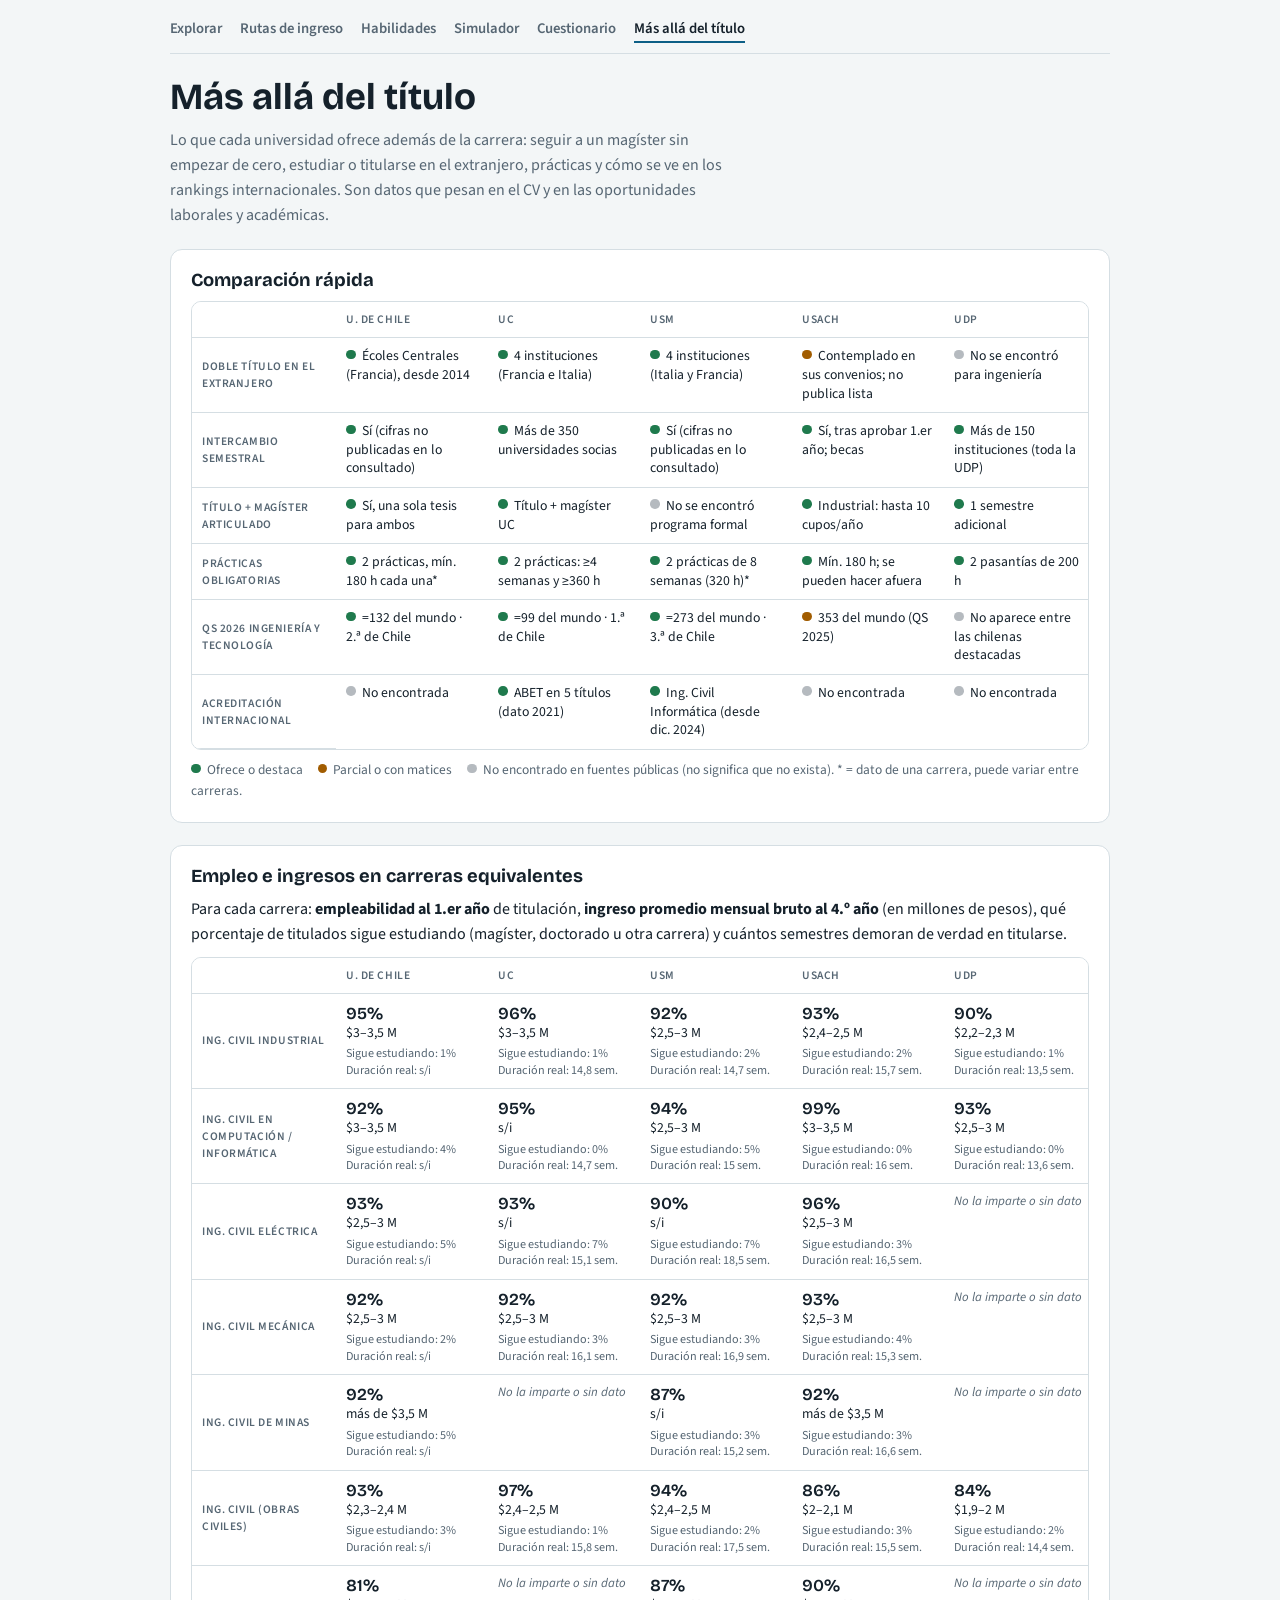
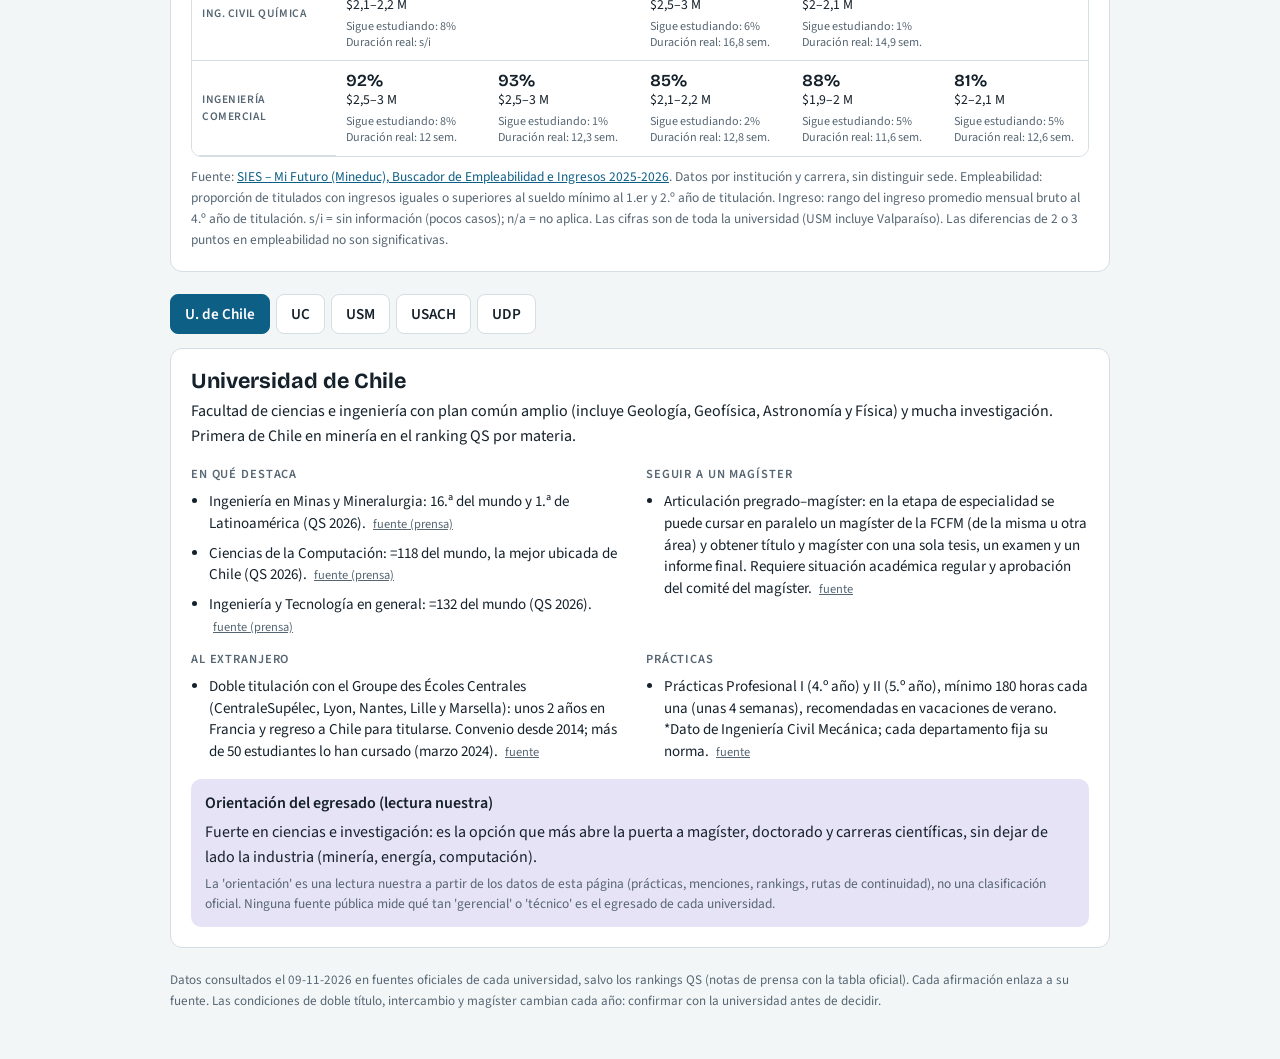
<file: web/oportunidades.html>
<!doctype html>
<html lang="es">
<head>
<meta charset="utf-8">
<meta name="viewport" content="width=device-width, initial-scale=1, viewport-fit=cover">
<title>Oportunidades por Universidad</title>
<link rel="stylesheet" href="https://fonts.googleapis.com/css2?family=Bricolage+Grotesque:opsz,wght@12..96,600;12..96,700&family=Source+Sans+3:wght@400;600&family=IBM+Plex+Mono:wght@500&display=swap">
</head>
<body>
<style>
/* Estilos comunes de la plataforma (se insertan en cada página al construir el sitio). Columna de lectura ~920px. */
:root{
  --bg:#f3f6f7; --surface:#ffffff; --ink:#15212b; --muted:#566673; --line:#d5dee3;
  --accent:#0d5f86; --accent-soft:#dcebf2; --mark:#a15c00; --mark-soft:#fbead1;
  --ok:#1f7a4d; --ok-soft:#dcf1e5; --warn:#a15c00; --warn-soft:#fbead1; --bad:#b03a2e; --bad-soft:#f8e1de; --na:#6b7680; --na-soft:#e7ebee;
  --info:#5b4fa8; --info-soft:#e7e3f7;
  --f-display:"Bricolage Grotesque","Segoe UI",system-ui,sans-serif;
  --f-body:"Source Sans 3","Segoe UI",system-ui,sans-serif;
  --f-mono:"IBM Plex Mono",ui-monospace,Menlo,monospace;
}
@media (prefers-color-scheme: dark){:root:not([data-theme="light"]){
  --bg:#0f171d; --surface:#16222a; --ink:#e4ecf0; --muted:#9aabb6; --line:#2a3a45;
  --accent:#6cb8dd; --accent-soft:#18394a; --mark:#f0b35c; --mark-soft:#3d2c12;
  --ok:#6fcf9b; --ok-soft:#173a29; --warn:#f0b35c; --warn-soft:#3d2c12; --bad:#f08a7e; --bad-soft:#40201c; --na:#a3adb5; --na-soft:#26323a;
  --info:#b0a6f0; --info-soft:#2a2547; color-scheme:dark}}
:root[data-theme="dark"]{
  --bg:#0f171d; --surface:#16222a; --ink:#e4ecf0; --muted:#9aabb6; --line:#2a3a45;
  --accent:#6cb8dd; --accent-soft:#18394a; --mark:#f0b35c; --mark-soft:#3d2c12;
  --ok:#6fcf9b; --ok-soft:#173a29; --warn:#f0b35c; --warn-soft:#3d2c12; --bad:#f08a7e; --bad-soft:#40201c; --na:#a3adb5; --na-soft:#26323a;
  --info:#b0a6f0; --info-soft:#2a2547; color-scheme:dark}
*{box-sizing:border-box}
body{background:var(--bg);color:var(--ink);font:400 1rem/1.55 var(--f-body);margin:0;
  padding-left:max(16px,env(safe-area-inset-left,0px));padding-right:max(16px,env(safe-area-inset-right,0px));padding-block:16px 48px}
.wrap{max-width:940px;margin:0 auto;display:flex;flex-direction:column;gap:22px}
h1,h2,h3{font-family:var(--f-display);text-wrap:balance;margin:0;line-height:1.15}
h1{font-size:clamp(1.7rem,4vw,2.3rem);font-weight:700} h2{font-size:1.4rem;font-weight:700}
h3{font:600 .78rem var(--f-body);text-transform:uppercase;letter-spacing:.08em;color:var(--muted)}
p{margin:0} a{color:var(--accent)}
a:focus-visible,button:focus-visible,input:focus-visible,select:focus-visible{outline:2px solid var(--accent);outline-offset:2px}
.lede{color:var(--muted);max-width:70ch}
.topnav{display:flex;flex-wrap:wrap;gap:4px 18px;font-size:.92rem;border-bottom:1px solid var(--line);padding-bottom:10px}
.topnav a{text-decoration:none;color:var(--muted);font-weight:600;padding-block:2px}
.topnav a[aria-current="page"]{color:var(--ink);box-shadow:inset 0 -2px 0 var(--accent)}
.card{background:var(--surface);border:1px solid var(--line);border-radius:12px;padding:20px;display:flex;flex-direction:column;gap:16px}
.pill{display:inline-flex;align-items:center;gap:6px;border-radius:999px;padding:2px 10px;font-size:.82rem;font-weight:600;white-space:nowrap}
.pill::before{content:"";width:7px;height:7px;border-radius:50%;background:currentColor}
.p-ok{color:var(--ok);background:var(--ok-soft)} .p-warn{color:var(--warn);background:var(--warn-soft)}
.p-bad{color:var(--bad);background:var(--bad-soft)} .p-na{color:var(--na);background:var(--na-soft)} .p-info{color:var(--info);background:var(--info-soft)}
.chip{font-size:.84rem;border:1px solid var(--line);border-radius:6px;padding:3px 9px;background:var(--bg);color:var(--ink);text-decoration:none}
.btn{font:600 .95rem var(--f-body);border:1px solid var(--line);background:var(--surface);color:var(--ink);border-radius:8px;padding:8px 14px;cursor:pointer}
.btn[aria-pressed="true"],.btn.primary{background:var(--accent);border-color:var(--accent);color:var(--surface)}
.tablewrap{overflow-x:auto;border:1px solid var(--line);border-radius:10px;background:var(--surface)}
table.data{border-collapse:collapse;width:100%;font-size:.88rem;min-width:640px}
table.data th{font:600 .72rem var(--f-body);text-transform:uppercase;letter-spacing:.05em;color:var(--muted);text-align:left;padding:9px 10px;border-bottom:1px solid var(--line);white-space:nowrap}
table.data td{padding:9px 10px;border-bottom:1px solid var(--line);vertical-align:top}
table.data tr:last-child td{border-bottom:0}
td.num,th.num{text-align:right;font-variant-numeric:tabular-nums;white-space:nowrap}
.mono{font-family:var(--f-mono);font-size:.8rem}
.small{font-size:.82rem;color:var(--muted)}
.src{font-size:.75rem;color:var(--muted)}
.note{background:var(--accent-soft);border-radius:10px;padding:12px 14px;font-size:.93rem}
footer{font-size:.82rem;color:var(--muted)}
@media (prefers-reduced-motion:no-preference){.fade{animation:fade .2s ease-out}@keyframes fade{from{transform:translateY(3px)}to{transform:none}}}

/* Layout: tabla comparativa (scroll horizontal propio en móvil) + pestañas por universidad con 5 bloques */
.cmp th[scope=row]{font-weight:600;white-space:normal;min-width:9rem}
.cmp td{min-width:9.5rem;vertical-align:top;font-size:.86rem;line-height:1.35}
.cmp thead th{white-space:nowrap}
.st{display:inline-block;width:.6rem;height:.6rem;border-radius:50%;margin-right:6px;vertical-align:1px}
.st.si{background:var(--ok)}.st.warn{background:var(--warn)}.st.na{background:var(--na);opacity:.5}
.tabs{display:flex;flex-wrap:wrap;gap:6px}
.uni-head{display:flex;flex-direction:column;gap:6px}
.uni-head h2{font-size:1.35rem}
.blocks{display:grid;grid-template-columns:repeat(auto-fit,minmax(min(100%,320px),1fr));gap:12px}
.block{display:flex;flex-direction:column;gap:8px}
.block h3{font-size:.78rem;text-transform:uppercase;letter-spacing:.07em;color:var(--muted);font-family:var(--f-body);font-weight:600;margin:0}
.block ul{margin:0;padding-left:18px;display:flex;flex-direction:column;gap:8px}
.block li{font-size:.94rem;line-height:1.45;white-space:pre-line}
.src{font-size:.78rem;margin-left:4px;white-space:nowrap}
.orient{background:var(--info-soft);border-radius:10px;padding:12px 14px;display:flex;flex-direction:column;gap:4px}
.orient b{font-weight:600}
.orient p{margin:0}
.nota{font-size:.84rem;color:var(--muted)}
.emp-t .e1{font:600 1.05rem var(--f-display)}
.emp-t .ing{font-size:.86rem}
.emp-t .mini{font-size:.76rem;color:var(--muted);margin-top:4px;line-height:1.35}
.emp-t .na-cell{color:var(--muted);font-size:.8rem;font-style:italic}
.pend{background:var(--warn-soft);border-radius:10px;padding:12px 14px;font-size:.92rem}
</style>

<div class="wrap">
  <nav class="topnav" aria-label="Secciones"><a href="index.html">Explorar</a><a href="rutas.html">Rutas de ingreso</a><a href="habilidades.html">Habilidades</a><a href="simulador.html">Simulador</a><a href="cuestionario.html">Cuestionario</a><a href="oportunidades.html" aria-current="page">Más allá del título</a></nav>
  <header style="display:flex;flex-direction:column;gap:10px">
    <h1>Más allá del título</h1>
    <p class="lede">Lo que cada universidad ofrece además de la carrera: seguir a un magíster sin empezar de cero, estudiar o titularse en el extranjero, prácticas y cómo se ve en los rankings internacionales. Son datos que pesan en el CV y en las oportunidades laborales y académicas.</p>
  </header>

  <section class="card" style="display:flex;flex-direction:column;gap:10px">
    <h2 style="font-size:1.15rem">Comparación rápida</h2>
    <div class="tablewrap"><table class="data cmp" id="cmp"></table></div>
    <p class="nota"><span class="st si"></span>Ofrece o destaca <span class="st warn" style="margin-left:12px"></span>Parcial o con matices <span class="st na" style="margin-left:12px"></span>No encontrado en fuentes públicas (no significa que no exista). * = dato de una carrera, puede variar entre carreras.</p>
  </section>

  <section class="card" id="empleo" style="display:flex;flex-direction:column;gap:10px"></section>

  <section style="display:flex;flex-direction:column;gap:14px">
    <div class="tabs" role="tablist" id="tabs"></div>
    <div class="card" id="uni" style="display:flex;flex-direction:column;gap:16px"></div>
  </section>

  <footer id="pie"></footer>
</div>

<script>
const D = {"version": "0.7.1", "empleo": {"fuente": "SIES – Mi Futuro (Mineduc), Buscador de Empleabilidad e Ingresos 2025-2026", "url": "https://www.mifuturo.cl/mi-futuro-buscadores/", "notas": ["Datos por institución y carrera, sin distinguir sede.", "Empleabilidad: proporción de titulados con ingresos iguales o superiores al sueldo mínimo al 1.er y 2.º año de titulación.", "Ingreso: rango del ingreso promedio mensual bruto al 4.º año de titulación.", "s/i = sin información (pocos casos); n/a = no aplica."], "comparables": [{"nombre": "Ing. Civil Industrial", "celdas": {"uchile": {"carrera": "Ingeniería Civil Industrial", "empleabilidad_1": 0.9509, "empleabilidad_2": 0.9714, "ingreso_4_min_mm": 3, "ingreso_4_max_mm": 3.5, "ingreso_4_texto": "Desde $3 millones a $3 millones 500 mil", "continuidad_estudios": 0.009, "duracion_real_sem": null, "retencion_1": null}, "uc": {"carrera": "Ingeniería Civil de Industrias", "empleabilidad_1": 0.9572, "empleabilidad_2": 0.9649, "ingreso_4_min_mm": 3, "ingreso_4_max_mm": 3.5, "ingreso_4_texto": "Desde $3 millones a $3 millones 500 mil", "continuidad_estudios": 0.0129, "duracion_real_sem": 14.7659, "retencion_1": null}, "usm": {"carrera": "Ingeniería Civil Industrial", "empleabilidad_1": 0.9248, "empleabilidad_2": 0.9671, "ingreso_4_min_mm": 2.5, "ingreso_4_max_mm": 3, "ingreso_4_texto": "Desde $2 millones 500 mil a $3 millones", "continuidad_estudios": 0.0165, "duracion_real_sem": 14.7117, "retencion_1": 0.9286}, "usach": {"carrera": "Ingeniería Civil Industrial", "empleabilidad_1": 0.9317, "empleabilidad_2": 0.9735, "ingreso_4_min_mm": 2.4, "ingreso_4_max_mm": 2.5, "ingreso_4_texto": "De $2 millones 400 mil a $2 millones 500 mil", "continuidad_estudios": 0.0199, "duracion_real_sem": 15.6812, "retencion_1": 0.8544}, "udp": {"carrera": "Ingeniería Civil Industrial", "empleabilidad_1": 0.8966, "empleabilidad_2": 0.9397, "ingreso_4_min_mm": 2.2, "ingreso_4_max_mm": 2.3, "ingreso_4_texto": "De $2 millones 200 mil a $2 millones 300 mil", "continuidad_estudios": 0.0147, "duracion_real_sem": 13.5, "retencion_1": 0.9416}}}, {"nombre": "Ing. Civil en Computación / Informática", "celdas": {"uchile": {"carrera": "Ingeniería Civil en Computación", "empleabilidad_1": 0.9242, "empleabilidad_2": 0.9649, "ingreso_4_min_mm": 3, "ingreso_4_max_mm": 3.5, "ingreso_4_texto": "Desde $3 millones a $3 millones 500 mil", "continuidad_estudios": 0.0375, "duracion_real_sem": null, "retencion_1": null}, "uc": {"carrera": "Ingeniería Civil de Computación", "empleabilidad_1": 0.9495, "empleabilidad_2": 0.9118, "ingreso_4_min_mm": null, "ingreso_4_max_mm": null, "ingreso_4_texto": "s/i", "continuidad_estudios": 0, "duracion_real_sem": 14.6709, "retencion_1": null}, "usm": {"carrera": "Ingeniería Civil Informática", "empleabilidad_1": 0.9373, "empleabilidad_2": 0.954, "ingreso_4_min_mm": 2.5, "ingreso_4_max_mm": 3, "ingreso_4_texto": "Desde $2 millones 500 mil a $3 millones", "continuidad_estudios": 0.0539, "duracion_real_sem": 15.035, "retencion_1": 0.8921}, "usach": {"carrera": "Ingeniería Civil en Informática", "empleabilidad_1": 0.9853, "empleabilidad_2": 0.9649, "ingreso_4_min_mm": 3, "ingreso_4_max_mm": 3.5, "ingreso_4_texto": "Desde $3 millones a $3 millones 500 mil", "continuidad_estudios": 0, "duracion_real_sem": 16, "retencion_1": 0.8846}, "udp": {"carrera": "Ingeniería Civil en Informática y Telecomunicaciones", "empleabilidad_1": 0.9262, "empleabilidad_2": 0.9639, "ingreso_4_min_mm": 2.5, "ingreso_4_max_mm": 3, "ingreso_4_texto": "Desde $2 millones 500 mil a $3 millones", "continuidad_estudios": 0, "duracion_real_sem": 13.6111, "retencion_1": 0.9133}}}, {"nombre": "Ing. Civil Eléctrica", "celdas": {"uchile": {"carrera": "Ingeniería Civil Eléctrica", "empleabilidad_1": 0.9328, "empleabilidad_2": 0.977, "ingreso_4_min_mm": 2.5, "ingreso_4_max_mm": 3, "ingreso_4_texto": "Desde $2 millones 500 mil a $3 millones", "continuidad_estudios": 0.0493, "duracion_real_sem": null, "retencion_1": null}, "uc": {"carrera": "Ingeniería Civil Electricista", "empleabilidad_1": 0.9273, "empleabilidad_2": 0.9065, "ingreso_4_min_mm": null, "ingreso_4_max_mm": null, "ingreso_4_texto": "s/i", "continuidad_estudios": 0.0682, "duracion_real_sem": 15.1111, "retencion_1": null}, "usm": {"carrera": "Ingeniería Civil Eléctrica", "empleabilidad_1": 0.8974, "empleabilidad_2": 0.9216, "ingreso_4_min_mm": null, "ingreso_4_max_mm": null, "ingreso_4_texto": "s/i", "continuidad_estudios": 0.0652, "duracion_real_sem": 18.4909, "retencion_1": 0.9252}, "usach": {"carrera": "Ingeniería Civil en Electricidad", "empleabilidad_1": 0.9635, "empleabilidad_2": 0.9556, "ingreso_4_min_mm": 2.5, "ingreso_4_max_mm": 3, "ingreso_4_texto": "Desde $2 millones 500 mil a $3 millones", "continuidad_estudios": 0.0341, "duracion_real_sem": 16.5319, "retencion_1": 0.7379}, "udp": null}}, {"nombre": "Ing. Civil Mecánica", "celdas": {"uchile": {"carrera": "Ingeniería Civil Mecánica", "empleabilidad_1": 0.9186, "empleabilidad_2": 0.9408, "ingreso_4_min_mm": 2.5, "ingreso_4_max_mm": 3, "ingreso_4_texto": "Desde $2 millones 500 mil a $3 millones", "continuidad_estudios": 0.0214, "duracion_real_sem": null, "retencion_1": null}, "uc": {"carrera": "Ingeniería Civil Mecánico", "empleabilidad_1": 0.9189, "empleabilidad_2": 0.9552, "ingreso_4_min_mm": 2.5, "ingreso_4_max_mm": 3, "ingreso_4_texto": "Desde $2 millones 500 mil a $3 millones", "continuidad_estudios": 0.0337, "duracion_real_sem": 16.1429, "retencion_1": null}, "usm": {"carrera": "Ingeniería Civil Mecánica", "empleabilidad_1": 0.9186, "empleabilidad_2": 0.9401, "ingreso_4_min_mm": 2.5, "ingreso_4_max_mm": 3, "ingreso_4_texto": "Desde $2 millones 500 mil a $3 millones", "continuidad_estudios": 0.0306, "duracion_real_sem": 16.877, "retencion_1": 0.8931}, "usach": {"carrera": "Ingeniería Civil en Mecánica", "empleabilidad_1": 0.932, "empleabilidad_2": 0.9821, "ingreso_4_min_mm": 2.5, "ingreso_4_max_mm": 3, "ingreso_4_texto": "Desde $2 millones 500 mil a $3 millones", "continuidad_estudios": 0.036, "duracion_real_sem": 15.3019, "retencion_1": 0.7955}, "udp": null}}, {"nombre": "Ing. Civil de Minas", "celdas": {"uchile": {"carrera": "Ingeniería Civil de Minas", "empleabilidad_1": 0.9231, "empleabilidad_2": 0.9825, "ingreso_4_min_mm": 3.5, "ingreso_4_max_mm": null, "ingreso_4_texto": "Sobre $3 millones 500 mil", "continuidad_estudios": 0.0455, "duracion_real_sem": null, "retencion_1": null}, "uc": null, "usm": {"carrera": "Ingeniería Civil de Minas", "empleabilidad_1": 0.8718, "empleabilidad_2": 0.9146, "ingreso_4_min_mm": null, "ingreso_4_max_mm": null, "ingreso_4_texto": "s/i", "continuidad_estudios": 0.0312, "duracion_real_sem": 15.1791, "retencion_1": 0.9167}, "usach": {"carrera": "Ingeniería Civil en Minas", "empleabilidad_1": 0.9195, "empleabilidad_2": 0.9767, "ingreso_4_min_mm": 3.5, "ingreso_4_max_mm": null, "ingreso_4_texto": "Sobre $3 millones 500 mil", "continuidad_estudios": 0.0298, "duracion_real_sem": 16.619, "retencion_1": 0.6709}, "udp": null}}, {"nombre": "Ing. Civil (obras civiles)", "celdas": {"uchile": {"carrera": "Ingeniería Civil", "empleabilidad_1": 0.9336, "empleabilidad_2": 0.955, "ingreso_4_min_mm": 2.3, "ingreso_4_max_mm": 2.4, "ingreso_4_texto": "De $2 millones 300 mil a $2 millones 400 mil", "continuidad_estudios": 0.0288, "duracion_real_sem": null, "retencion_1": 0.9323}, "uc": {"carrera": "Ingeniería Civil, Diplomas en Diseño y Construcción de Obras e Ingeniería y Gestión de la Construcción", "empleabilidad_1": 0.9714, "empleabilidad_2": 0.9506, "ingreso_4_min_mm": 2.4, "ingreso_4_max_mm": 2.5, "ingreso_4_texto": "De $2 millones 400 mil a $2 millones 500 mil", "continuidad_estudios": 0.0122, "duracion_real_sem": 15.84, "retencion_1": null}, "usm": {"carrera": "Ingeniería Civil", "empleabilidad_1": 0.9441, "empleabilidad_2": 0.9608, "ingreso_4_min_mm": 2.4, "ingreso_4_max_mm": 2.5, "ingreso_4_texto": "De $2 millones 400 mil a $2 millones 500 mil", "continuidad_estudios": 0.0237, "duracion_real_sem": 17.5354, "retencion_1": 0.8989}, "usach": {"carrera": "Ingeniería Civil en Obras Civiles", "empleabilidad_1": 0.8591, "empleabilidad_2": 0.9226, "ingreso_4_min_mm": 2, "ingreso_4_max_mm": 2.1, "ingreso_4_texto": "De $2 millones a $2 millones 100 mil", "continuidad_estudios": 0.025, "duracion_real_sem": 15.5, "retencion_1": 0.7805}, "udp": {"carrera": "Ingeniería Civil en Obras Civiles", "empleabilidad_1": 0.8382, "empleabilidad_2": 0.875, "ingreso_4_min_mm": 1.9, "ingreso_4_max_mm": 2, "ingreso_4_texto": "De $1 millón 900 mil a $2 millones", "continuidad_estudios": 0.0151, "duracion_real_sem": 14.3662, "retencion_1": 0.8372}}}, {"nombre": "Ing. Civil Química", "celdas": {"uchile": {"carrera": "Ingeniería Civil Química", "empleabilidad_1": 0.8118, "empleabilidad_2": 0.9342, "ingreso_4_min_mm": 2.1, "ingreso_4_max_mm": 2.2, "ingreso_4_texto": "De $2 millones 100 mil a $2 millones 200 mil", "continuidad_estudios": 0.0761, "duracion_real_sem": null, "retencion_1": null}, "uc": null, "usm": {"carrera": "Ingeniería Civil Química", "empleabilidad_1": 0.8712, "empleabilidad_2": 0.9536, "ingreso_4_min_mm": 2.5, "ingreso_4_max_mm": 3, "ingreso_4_texto": "Desde $2 millones 500 mil a $3 millones", "continuidad_estudios": 0.0642, "duracion_real_sem": 16.7636, "retencion_1": 0.8716}, "usach": {"carrera": "Ingeniería Civil en Química", "empleabilidad_1": 0.8983, "empleabilidad_2": 0.9474, "ingreso_4_min_mm": 2, "ingreso_4_max_mm": 2.1, "ingreso_4_texto": "De $2 millones a $2 millones 100 mil", "continuidad_estudios": 0.0074, "duracion_real_sem": 14.8947, "retencion_1": 0.7391}, "udp": null}}, {"nombre": "Ingeniería Comercial", "celdas": {"uchile": {"carrera": "Ingeniería Comercial", "empleabilidad_1": 0.9216, "empleabilidad_2": 0.9457, "ingreso_4_min_mm": 2.5, "ingreso_4_max_mm": 3, "ingreso_4_texto": "Desde $2 millones 500 mil a $3 millones", "continuidad_estudios": 0.0766, "duracion_real_sem": 12.002, "retencion_1": 0.9482}, "uc": {"carrera": "Ingeniería Comercial", "empleabilidad_1": 0.9308, "empleabilidad_2": 0.9608, "ingreso_4_min_mm": 2.5, "ingreso_4_max_mm": 3, "ingreso_4_texto": "Desde $2 millones 500 mil a $3 millones", "continuidad_estudios": 0.0129, "duracion_real_sem": 12.3422, "retencion_1": 0.953}, "usm": {"carrera": "Ingeniería Comercial", "empleabilidad_1": 0.8507, "empleabilidad_2": 0.9222, "ingreso_4_min_mm": 2.1, "ingreso_4_max_mm": 2.2, "ingreso_4_texto": "De $2 millones 100 mil a $2 millones 200 mil", "continuidad_estudios": 0.0217, "duracion_real_sem": 12.7535, "retencion_1": 0.8319}, "usach": {"carrera": "Ingeniería Comercial", "empleabilidad_1": 0.8824, "empleabilidad_2": 0.9053, "ingreso_4_min_mm": 1.9, "ingreso_4_max_mm": 2, "ingreso_4_texto": "De $1 millón 900 mil a $2 millones", "continuidad_estudios": 0.0494, "duracion_real_sem": 11.594, "retencion_1": 0.8746}, "udp": {"carrera": "Ingeniería Comercial", "empleabilidad_1": 0.8137, "empleabilidad_2": 0.8855, "ingreso_4_min_mm": 2, "ingreso_4_max_mm": 2.1, "ingreso_4_texto": "De $2 millones a $2 millones 100 mil", "continuidad_estudios": 0.053, "duracion_real_sem": 12.5818, "retencion_1": 0.9016}}}]}, "consultado": "2026-11-09", "filas": [{"id": "doble", "nombre": "Doble título en el extranjero"}, {"id": "intercambio", "nombre": "Intercambio semestral"}, {"id": "magister", "nombre": "Título + magíster articulado"}, {"id": "practicas", "nombre": "Prácticas obligatorias"}, {"id": "qs", "nombre": "QS 2026 Ingeniería y Tecnología"}, {"id": "acred", "nombre": "Acreditación internacional"}], "universidades": [{"id": "uchile", "nombre": "Universidad de Chile", "resumen": "Facultad de ciencias e ingeniería con plan común amplio (incluye Geología, Geofísica, Astronomía y Física) y mucha investigación. Primera de Chile en minería en el ranking QS por materia.", "tabla": {"doble": {"estado": "si", "texto": "Écoles Centrales (Francia), desde 2014"}, "intercambio": {"estado": "si", "texto": "Sí (cifras no publicadas en lo consultado)"}, "magister": {"estado": "si", "texto": "Sí, una sola tesis para ambos"}, "practicas": {"estado": "si", "texto": "2 prácticas, mín. 180 h cada una*"}, "qs": {"estado": "si", "texto": "=132 del mundo · 2.ª de Chile"}, "acred": {"estado": "na", "texto": "No encontrada"}}, "destaca": [{"texto": "Ingeniería en Minas y Mineralurgia: 16.ª del mundo y 1.ª de Latinoamérica (QS 2026).", "fuente": "qs26"}, {"texto": "Ciencias de la Computación: =118 del mundo, la mejor ubicada de Chile (QS 2026).", "fuente": "qs26"}, {"texto": "Ingeniería y Tecnología en general: =132 del mundo (QS 2026).", "fuente": "qs26"}], "magister": [{"texto": "Articulación pregrado–magíster: en la etapa de especialidad se puede cursar en paralelo un magíster de la FCFM (de la misma u otra área) y obtener título y magíster con una sola tesis, un examen y un informe final. Requiere situación académica regular y aprobación del comité del magíster.", "fuente": "uch_art"}], "extranjero": [{"texto": "Doble titulación con el Groupe des Écoles Centrales (CentraleSupélec, Lyon, Nantes, Lille y Marsella): unos 2 años en Francia y regreso a Chile para titularse. Convenio desde 2014; más de 50 estudiantes lo han cursado (marzo 2024).", "fuente": "uch_dt"}], "practicas": [{"texto": "Prácticas Profesional I (4.º año) y II (5.º año), mínimo 180 horas cada una (unas 4 semanas), recomendadas en vacaciones de verano. *Dato de Ingeniería Civil Mecánica; cada departamento fija su norma.", "fuente": "uch_prac"}], "orientacion": "Fuerte en ciencias e investigación: es la opción que más abre la puerta a magíster, doctorado y carreras científicas, sin dejar de lado la industria (minería, energía, computación)."}, {"id": "uc", "nombre": "Pontificia Universidad Católica de Chile", "resumen": "Licenciatura de 4 años con major y minor, que permite combinar una ingeniería con otra área (por ejemplo, gestión o datos). Primera de Chile en Ingeniería y Tecnología en el ranking QS por materia.", "tabla": {"doble": {"estado": "si", "texto": "4 instituciones (Francia e Italia)"}, "intercambio": {"estado": "si", "texto": "Más de 350 universidades socias"}, "magister": {"estado": "si", "texto": "Título + magíster UC"}, "practicas": {"estado": "si", "texto": "2 prácticas: ≥4 semanas y ≥360 h"}, "qs": {"estado": "si", "texto": "=99 del mundo · 1.ª de Chile"}, "acred": {"estado": "si", "texto": "ABET en 5 títulos (dato 2021)"}}, "destaca": [{"texto": "Ingeniería y Tecnología: =99 del mundo, 1.ª de Chile (QS 2026).", "fuente": "qs26"}, {"texto": "Ingeniería Civil y Estructural: 41.ª del mundo y 1.ª de Latinoamérica (QS 2026).", "fuente": "qs26"}, {"texto": "Negocios y Estudios de Gestión: =64 del mundo (QS 2026), útil si se combina ingeniería con un minor de gestión.", "fuente": "qs26"}, {"texto": "Acreditación ABET (EE.UU.) desde 2007 en Ingeniería Civil y en los títulos de Ingeniero Civil de Industrias con diploma en Química, Mecánica, Eléctrica y Computación. La página es de 2021: conviene confirmar vigencia.", "fuente": "uc_abet"}, {"texto": "Flexibilidad: 13 majors disciplinarios, 9 interdisciplinarios, 20 minors de profundidad y 19 de amplitud.", "fuente": "uc_plan"}, {"texto": "Además del título de ingeniero, se puede postular a un segundo título UC (Medicina, Arquitectura o Diseño), con cupos limitados.", "fuente": "uc_plan"}], "magister": [{"texto": "Tras la licenciatura, una de las rutas es título profesional + magíster en Ingeniería UC. Se pueden iniciar programas de magíster y doctorado UC mientras se cursa el título.", "fuente": "uc_brochure"}], "extranjero": [{"texto": "Doble título con el Groupe des Écoles Centrales, École Polytechnique, Mines Saint-Étienne (Francia) y Politecnico di Milano (Italia). Se va después de 8 semestres (400 créditos) y se estudian 4 semestres afuera. Requisitos: promedio 5,0 a 5,5, inglés y, para Francia, francés A2. Lo han cursado 297 estudiantes.", "fuente": "uc_dt"}, {"texto": "Intercambio de uno o dos semestres con más de 350 universidades.", "fuente": "uc_ext"}], "practicas": [{"texto": "Práctica I (trabajo operativo, al menos 4 semanas) y Práctica II (profesional, al menos 360 horas, unos 2 meses).", "fuente": "uc_prac"}], "orientacion": "La más flexible: el sistema de major y minor permite armar un perfil técnico, de gestión o mixto. El título de Ingeniero Civil de Industrias con diplomas mezcla ingeniería y gestión; junto al buen ranking en Negocios, facilita orientarse a cargos de gestión."}, {"id": "usm", "nombre": "Universidad Técnica Federico Santa María", "resumen": "Universidad tecnológica con tradición industrial. Tiene las prácticas más largas del grupo y doble título con Politecnico di Milano para casi todas sus ingenierías.", "tabla": {"doble": {"estado": "si", "texto": "4 instituciones (Italia y Francia)"}, "intercambio": {"estado": "si", "texto": "Sí (cifras no publicadas en lo consultado)"}, "magister": {"estado": "na", "texto": "No se encontró programa formal"}, "practicas": {"estado": "si", "texto": "2 prácticas de 8 semanas (320 h)*"}, "qs": {"estado": "si", "texto": "=273 del mundo · 3.ª de Chile"}, "acred": {"estado": "si", "texto": "Ing. Civil Informática (desde dic. 2024)"}}, "destaca": [{"texto": "Ingeniería y Tecnología: =273 del mundo, 3.ª de Chile (QS 2026). También aparece en Civil y Estructural (201-275), Eléctrica (251-300) y Computación (351-400).", "fuente": "qs26"}, {"texto": "Ingeniería Civil Informática tiene acreditación con criterios internacionales (equivalentes al Acuerdo de Washington), vigente desde diciembre de 2024.", "fuente": "usm_acr"}, {"texto": "Ing. Civil Informática: empleabilidad de 97 % (Casa Central) y 95 % (San Joaquín). El 38 % y 22 % de los titulados sigue estudiando (estudio propio 2022).", "fuente": "usm_emp"}], "magister": [{"texto": "No se encontró un programa formal de título + magíster articulado. Sí hay magíster en la USM, pero la continuidad depende de cada programa.", "fuente": null}], "extranjero": [{"texto": "Doble título con:\n• Politecnico di Milano: todas las ingenierías de Casa Central y Campus Santiago, salvo Diseño de Productos y Obras Civiles; 4 semestres.\n• INSA Lyon: Informática y Mecánica; 2 años.\n• IMT Atlantique: Telemática.\n• Audencia Nantes: Ingeniería Comercial.", "fuente": "usm_dt"}], "practicas": [{"texto": "Práctica Industrial y Práctica Profesional, de 8 semanas (320 horas) cada una: la primera tras aprobar el 5.º semestre y la segunda tras el 8.º. *Dato de Ingeniería Civil Industrial.", "fuente": "usm_prac"}], "orientacion": "Perfil técnico y de planta: prácticas largas y tradición en la industria y la ingeniería aplicada. Prepara sobre todo para cargos técnicos y operativos."}, {"id": "usach", "nombre": "Universidad de Santiago de Chile", "resumen": "Universidad estatal con la oferta de ingeniería más amplia del grupo, que incluye carreras civiles y de ejecución (más cortas y aplicadas). Tiene un magíster articulado con cupos para Industrial.", "tabla": {"doble": {"estado": "warn", "texto": "Contemplado en sus convenios; no publica lista"}, "intercambio": {"estado": "si", "texto": "Sí, tras aprobar 1.er año; becas"}, "magister": {"estado": "si", "texto": "Industrial: hasta 10 cupos/año"}, "practicas": {"estado": "si", "texto": "Mín. 180 h; se pueden hacer afuera"}, "qs": {"estado": "warn", "texto": "353 del mundo (QS 2025)"}, "acred": {"estado": "na", "texto": "No encontrada"}}, "destaca": [{"texto": "Ingeniería Mecánica: 351-400 del mundo (QS 2026).", "fuente": "qs26"}, {"texto": "Ingeniería y Tecnología en general: puesto 353 del mundo (QS 2025; en la nota de 2026 no aparece entre las 3 chilenas mejor ubicadas).", "fuente": "qs25"}, {"texto": "Junto a las ingenierías civiles ofrece ingenierías de ejecución: carreras más cortas y aplicadas, con su propio corte de ingreso.", "fuente": null}], "magister": [{"texto": "Ingeniería Civil Industrial → Magíster en Ciencias de la Ingeniería, mención Industrial: hasta 10 estudiantes por año, 8 cursos y el trabajo de graduación compartidos (90 créditos SCT), en los últimos semestres.", "fuente": "usach_art"}, {"texto": "La universidad aprobó una política institucional de articulación (2026) para extender este tipo de rutas; todavía no detalla programas de ingeniería.", "fuente": "usach_pol"}], "extranjero": [{"texto": "Intercambio semestral con universidades con convenio, después de aprobar el primer año. Hay becas según vulnerabilidad y mérito, y los cursos se reconocen con un contrato de estudios previo.", "fuente": "usach_mov"}, {"texto": "La Facultad de Ingeniería contempla convenios de doble titulación, pero no se encontró una lista pública de socios.", "fuente": "usach_conv"}], "practicas": [{"texto": "Prácticas obligatorias de al menos 180 horas, tras aprobar el 5.º nivel. Se pueden hacer en el extranjero (jornada completa, hasta 3 meses).", "fuente": "usach_prac"}], "orientacion": "Perfil aplicado e industrial. Las carreras de ejecución apuntan a roles operativos; las civiles abren también la puerta a la gestión."}, {"id": "udp", "nombre": "Universidad Diego Portales", "resumen": "Facultad más pequeña, con plan común de 1 año, pasantías laborales tempranas y magíster de continuidad con un solo semestre adicional.", "tabla": {"doble": {"estado": "na", "texto": "No se encontró para ingeniería"}, "intercambio": {"estado": "si", "texto": "Más de 150 instituciones (toda la UDP)"}, "magister": {"estado": "si", "texto": "1 semestre adicional"}, "practicas": {"estado": "si", "texto": "2 pasantías de 200 h"}, "qs": {"estado": "na", "texto": "No aparece entre las chilenas destacadas"}, "acred": {"estado": "na", "texto": "No encontrada"}}, "destaca": [{"texto": "Ingeniería Civil Industrial con tres menciones: Operaciones y Logística, Análisis de Datos y Energía Sostenible.", "fuente": "udp_ici"}, {"texto": "Red de empresas: en 2022 hubo 696 estudiantes en práctica en 494 empresas, y 334 titulados de ingeniería.", "fuente": "udp_fic"}], "magister": [{"texto": "Magíster de continuidad: se postula al obtener la licenciatura (tras el 8.º semestre) y se cursa con solo un semestre adicional.", "fuente": "udp_pos"}, {"texto": "Detalle en Ingeniería Civil Industrial: se postula al magíster tras el 8.º semestre, incluida la Pasantía Laboral II.", "fuente": "udp_ici"}], "extranjero": [{"texto": "La UDP tiene convenios con más de 150 instituciones extranjeras (cifra de toda la universidad).", "fuente": "udp_int"}, {"texto": "En ingeniería la movilidad saliente ha sido baja: entre 2 y 10 estudiantes por año en 2016-2021.", "fuente": "udp_fic"}], "practicas": [{"texto": "Pasantía Laboral I (entre los semestres 4 y 5) y Pasantía Laboral II (entre el 8 y el 9), de al menos 200 horas cada una.", "fuente": "udp_ici"}], "orientacion": "Orientada a la gestión y a la empresa: pasantías desde el 2.º año, menciones aplicadas y discurso centrado en personas y sostenibilidad. Es la más cercana al perfil de gestión o gerencial entre las cinco."}], "fuentes": {"qs26": {"nombre": "Emol — QS World University Rankings by Subject 2026 (25-03-2026)", "url": "https://www.emol.com/noticias/Nacional/2026/03/25/1195345/universidades-chilenas-ranking-mundial-materia.html", "oficial": false}, "qs25": {"nombre": "Meganoticias — QS by Subject 2025, Ingeniería y Tecnología (12-03-2025)", "url": "https://www.meganoticias.cl/nacional/478718-mejores-universidades-chilenas-en-ingeneria-pdp-12-03-2025.html", "oficial": false}, "uch_art": {"nombre": "FCFM — Articulación pregrado y magíster (EPEC 2024)", "url": "https://ingenieria.uchile.cl/dam/jcr:ec5338a6-a331-459a-8a5a-f1329a994b43/ARTICULACION%20EPEC%20FCFM%202024.pdf", "oficial": true}, "uch_dt": {"nombre": "U. de Chile — Doble titulación con las Écoles Centrales (28-03-2024)", "url": "https://www.uchile.cl/noticias/214599/programa-doble-titulacion-visita-institucional-de-ecoles-centrales", "oficial": true}, "uch_prac": {"nombre": "FCFM DIMEC — Normativa de prácticas profesionales (2024)", "url": "https://dimec.uchile.cl/wp-content/uploads/2024/11/Normativa_practicas_profesionales_de_DIMEC.pdf", "oficial": true}, "uc_dt": {"nombre": "Ingeniería UC — Guía Doble Título 2025", "url": "https://dobletitulo.ing.uc.cl/wp-content/uploads/2025/08/Guia-Doble-Titulo-2025.pdf", "oficial": true}, "uc_ext": {"nombre": "Ingeniería UC — Estudia en el extranjero", "url": "https://www.ing.uc.cl/programas-de-estudio/estudia-en-el-extranjero/", "oficial": true}, "uc_plan": {"nombre": "Ingeniería UC — Plan de estudios (majors y minors)", "url": "https://www.ing.uc.cl/en/programas-de-estudio/pregrado/plan-estudios/plan-estudios-ingenieria-uc", "oficial": true}, "uc_abet": {"nombre": "Ingeniería UC — Títulos profesionales y acreditación ABET", "url": "https://www.ing.uc.cl/en/programas-de-estudio/pregrado/plan-estudios/titulos-profesionales-ingenieria/", "oficial": true}, "uc_prac": {"nombre": "Ingeniería UC — Actividades del alumno (prácticas)", "url": "https://www.ing.uc.cl/wp-content/uploads/2021/01/Actividades-Alumno-Ingenier%C3%ADa-UC.pdf", "oficial": true}, "uc_brochure": {"nombre": "Admisión UC — Ingeniería y Tecnología", "url": "https://admision.uc.cl/htdocs/content/uploads/2023/06/Brochure-Ingenieria-y-Tecnologia.pdf", "oficial": true}, "usm_dt": {"nombre": "USM Internacional — Convenios de doble título", "url": "https://internacional.usm.cl/movilidad/desde-la-usm-internacional/doble-titulacion/convenios-de-doble-titulo/", "oficial": true}, "usm_prac": {"nombre": "USM Departamento de Industrias — Manual de prácticas (2026)", "url": "https://www.industrias.usm.cl/wp-content/uploads/2026/08/Manual_practicas_DI.pdf", "oficial": true}, "usm_acr": {"nombre": "Acreditaci — Programas acreditados con criterios internacionales", "url": "https://www.acreditaci.cl/en/accredited-programs/accredited-under-international-criteria/", "oficial": true}, "usm_emp": {"nombre": "USM — Dashboard Ing. Civil Informática (estudio de empleabilidad 2022)", "url": "https://gestal.usm.cl/wp-content/uploads/2023/05/Dashboard-Carreras-Ingenieria-Civil-Informatica-Casa-Central-San-Joaquin-2022.pdf", "oficial": true}, "usach_art": {"nombre": "USACH — Acuerdo de articulación Ing. Civil Industrial y Magíster", "url": "https://mcii.usach.cl/sites/mcii/files/acuerdoarticulacionvipo_vra_mcii_ici2012_ici2020_firmadotodos.pdf", "oficial": true}, "usach_pol": {"nombre": "USACH — Política institucional de articulación (2026)", "url": "https://proyectoipg.usach.cl/ipg/wp-content/uploads/2026/04/POLITICA-INSTITUCIONAL-DE-ARTICULACION.pdf", "oficial": true}, "usach_mov": {"nombre": "USACH DRII — Reglamento de movilidad estudiantil internacional", "url": "https://www.drii.usach.cl/sites/drii/files/resolucion_reglamento_de_movilidad_estudiantil_internacional.pdf", "oficial": true}, "usach_conv": {"nombre": "USACH FING — Proceso de convenios internacionales", "url": "https://vimefing.usach.cl/wp-content/uploads/2023/11/Infografia_proceso_convenios_internacionales.pdf", "oficial": true}, "usach_prac": {"nombre": "USACH FING — Normativa de prácticas profesionales (2019)", "url": "https://finginternacional.usach.cl/sites/ingenieriaglobal/files/resolucion_ndeg6151_de_22.08.19_practicas_profesionales.pdf", "oficial": true}, "udp_ici": {"nombre": "Admisión UDP — Ingeniería Civil Industrial 2026", "url": "https://admision.udp.cl/cms/wp-content/uploads/2025/09/INGENIERIA-CIVIL-INDUSTRIAL_2026.pdf", "oficial": true}, "udp_pos": {"nombre": "UDP — Feria de posgrados, Facultad de Ingeniería y Ciencias", "url": "https://feriavirtualposgrados.udp.cl/cms/wp-content/uploads/2023/09/ingenieria_feria.pdf", "oficial": true}, "udp_int": {"nombre": "UDP Internacional — Folleto Globaliza UDP", "url": "https://internacional.udp.cl/cms/wp-content/uploads/2023/07/230711_Folleto_GlobalizaUDP.pdf", "oficial": true}, "udp_fic": {"nombre": "UDP — Cuenta pública Facultad de Ingeniería y Ciencias 2022", "url": "https://ingenieriayciencias.udp.cl/cms/wp-content/uploads/2023/05/Cuenta-FIC-2022-10.05.2023.pdf", "oficial": true}}, "nota_orientacion": "La 'orientación' es una lectura nuestra a partir de los datos de esta página (prácticas, menciones, rankings, rutas de continuidad), no una clasificación oficial. Ninguna fuente pública mide qué tan 'gerencial' o 'técnico' es el egresado de cada universidad."};
const esc = s => String(s ?? "").replace(/[&<>"]/g,c=>({"&":"&amp;","<":"&lt;",">":"&gt;",'"':"&quot;"}[c]));
const CORTO = {uchile:"U. de Chile",uc:"UC",usm:"USM",usach:"USACH",udp:"UDP"};

document.getElementById("cmp").innerHTML =
  `<thead><tr><th></th>${D.universidades.map(u=>`<th scope="col">${CORTO[u.id]}</th>`).join("")}</tr></thead>
   <tbody>${D.filas.map(f=>`<tr><th scope="row">${esc(f.nombre)}</th>${D.universidades.map(u=>{const c=u.tabla[f.id];return `<td><span class="st ${c.estado}"></span>${esc(c.texto)}</td>`}).join("")}</tr>`).join("")}</tbody>`;

const pctE = x => x==null ? "s/i" : Math.round(x*100)+"%";
const mm = x => String(Math.round(x*10)/10).replace(".",",");
const ingE = e => e.ingreso_4_min_mm==null ? "s/i" : e.ingreso_4_max_mm==null ? `más de $${mm(e.ingreso_4_min_mm)} M` : `$${mm(e.ingreso_4_min_mm)}–${mm(e.ingreso_4_max_mm)} M`;
(function(){
  const el = document.getElementById("empleo");
  if(!D.empleo){ el.remove(); return; }
  const E = D.empleo;
  const celda = c => !c ? `<td class="na-cell">No la imparte o sin dato</td>` :
    `<td><div class="e1">${pctE(c.empleabilidad_1)}</div><div class="ing">${ingE(c)}</div>
      <div class="mini">Sigue estudiando: ${pctE(c.continuidad_estudios)}<br>Duración real: ${c.duracion_real_sem?mm(c.duracion_real_sem)+" sem.":"s/i"}</div></td>`;
  el.innerHTML = `<h2 style="font-size:1.15rem">Empleo e ingresos en carreras equivalentes</h2>
    <p style="margin:0">Para cada carrera: <b>empleabilidad al 1.er año</b> de titulación, <b>ingreso promedio mensual bruto al 4.º año</b> (en millones de pesos), qué porcentaje de titulados sigue estudiando (magíster, doctorado u otra carrera) y cuántos semestres demoran de verdad en titularse.</p>
    <div class="tablewrap"><table class="data cmp emp-t"><thead><tr><th></th>${D.universidades.map(u=>`<th scope="col">${CORTO[u.id]}</th>`).join("")}</tr></thead>
    <tbody>${E.comparables.map(r=>`<tr><th scope="row">${esc(r.nombre)}</th>${D.universidades.map(u=>celda(r.celdas[u.id])).join("")}</tr>`).join("")}</tbody></table></div>
    <p class="nota">Fuente: <a href="${esc(E.url)}" target="_blank" rel="noopener">${esc(E.fuente)}</a>. ${E.notas.map(esc).join(" ")} Las cifras son de toda la universidad (USM incluye Valparaíso). Las diferencias de 2 o 3 puntos en empleabilidad no son significativas.</p>`;
})();

const fuente = k => { if(!k) return ""; const f=D.fuentes[k]; return ` <a class="src" href="${esc(f.url)}" target="_blank" rel="noopener" title="${esc(f.nombre)}">fuente${f.oficial?"":" (prensa)"}</a>`; };
const lista = xs => `<ul>${xs.map(x=>`<li>${esc(x.texto)}${fuente(x.fuente)}</li>`).join("")}</ul>`;

function render(id){
  const u = D.universidades.find(x=>x.id===id);
  document.getElementById("uni").innerHTML = `
    <div class="uni-head"><h2>${esc(u.nombre)}</h2><p style="margin:0">${esc(u.resumen)}</p></div>
    <div class="blocks">
      <div class="block"><h3>En qué destaca</h3>${lista(u.destaca)}</div>
      <div class="block"><h3>Seguir a un magíster</h3>${lista(u.magister)}</div>
      <div class="block"><h3>Al extranjero</h3>${lista(u.extranjero)}</div>
      <div class="block"><h3>Prácticas</h3>${lista(u.practicas)}</div>
    </div>
    <div class="orient"><b>Orientación del egresado (lectura nuestra)</b><p>${esc(u.orientacion)}</p><p class="nota">${esc(D.nota_orientacion)}</p></div>`;
  document.querySelectorAll("#tabs .btn").forEach(b=>b.setAttribute("aria-pressed", b.dataset.id===id));
  try{ history.replaceState(null,"","#"+id) }catch(e){}
}
const tabs = document.getElementById("tabs");
tabs.innerHTML = D.universidades.map(u=>`<button class="btn" data-id="${u.id}" aria-pressed="false">${CORTO[u.id]}</button>`).join("");
tabs.querySelectorAll(".btn").forEach(b=>b.addEventListener("click",()=>render(b.dataset.id)));
const h = location.hash.slice(1);
render(D.universidades.some(u=>u.id===h) ? h : D.universidades[0].id);

document.getElementById("pie").innerHTML = `Datos consultados el ${D.consultado.split("-").reverse().join("-")} en fuentes oficiales de cada universidad, salvo los rankings QS (notas de prensa con la tabla oficial). Cada afirmación enlaza a su fuente. Las condiciones de doble título, intercambio y magíster cambian cada año: confirmar con la universidad antes de decidir.`;
</script>
</body>
</html>
</file>
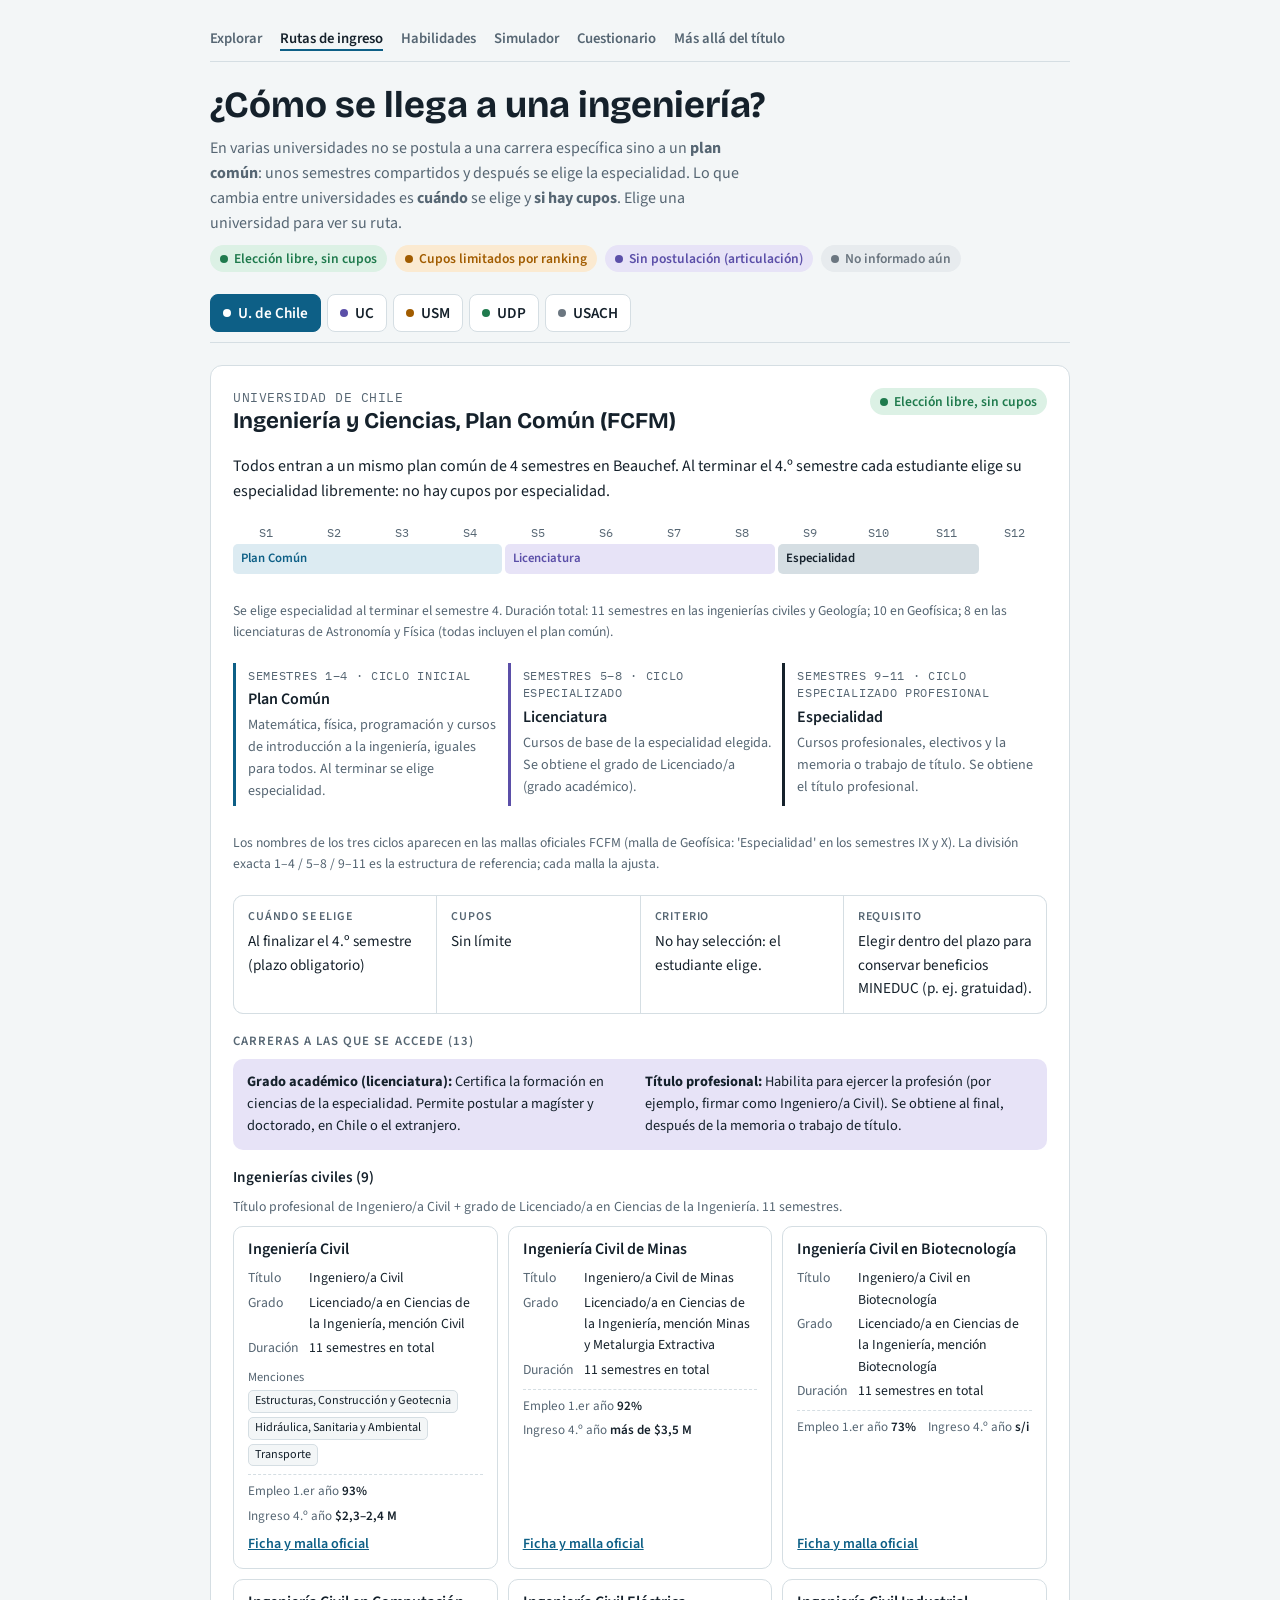
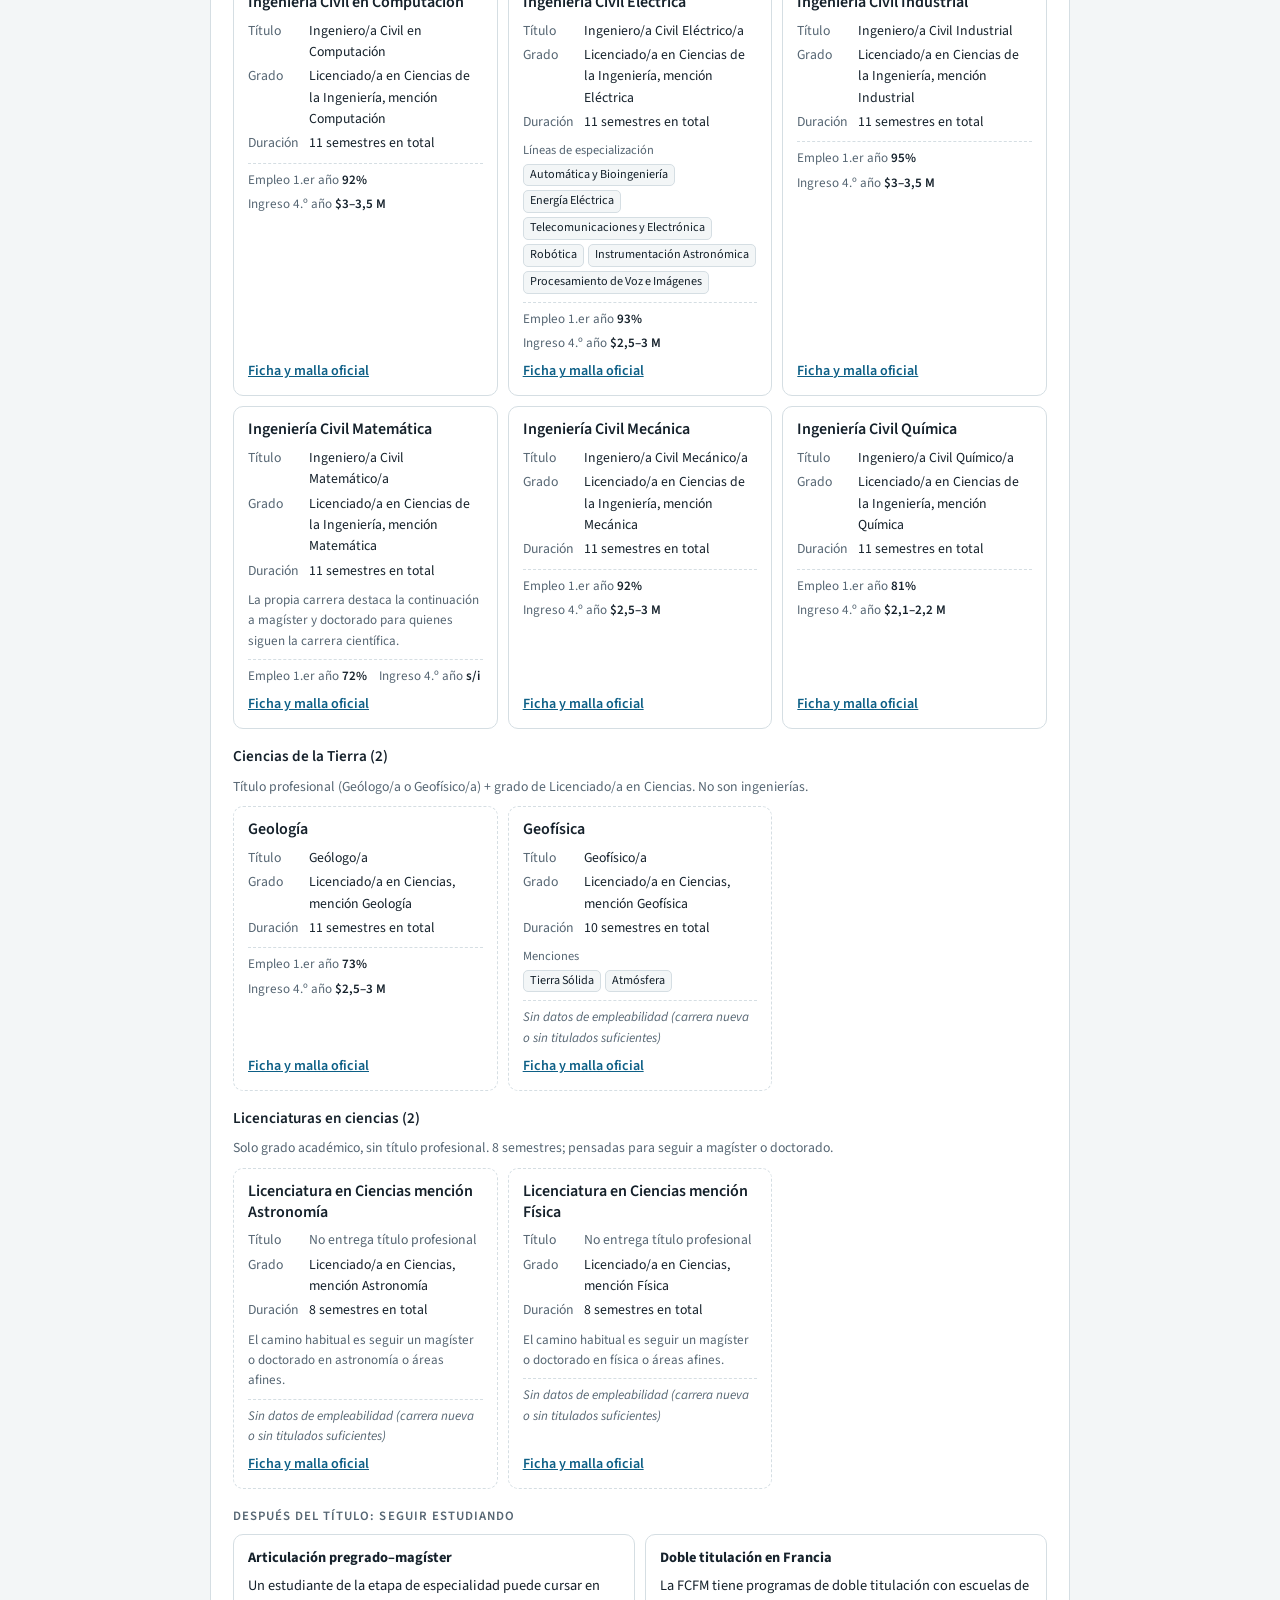
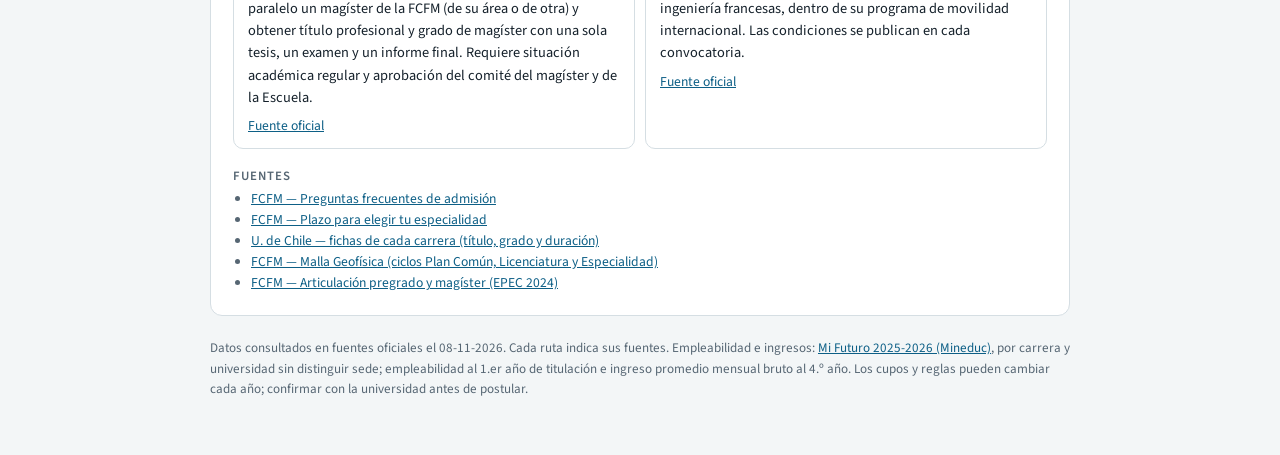
<file: web/rutas.html>
<!doctype html>
<html lang="es">
<head>
<meta charset="utf-8">
<meta name="viewport" content="width=device-width, initial-scale=1, viewport-fit=cover">
<title>Rutas de Ingreso a Ingeniería</title>
<link rel="preconnect" href="https://fonts.googleapis.com">
<link rel="stylesheet" href="https://fonts.googleapis.com/css2?family=Bricolage+Grotesque:opsz,wght@12..96,600;12..96,700&family=Source+Sans+3:wght@400;600&family=IBM+Plex+Mono:wght@500&display=swap">
</head>
<body>
<style>
/* Layout: columna de lectura de ~70ch; pestañas por universidad arriba; cada ruta = regla de semestres + reglas + salidas */
:root{
  --bg:#f3f6f7; --surface:#ffffff; --ink:#15212b; --muted:#566673; --line:#d5dee3;
  --accent:#0d5f86; --accent-soft:#dcebf2;
  --ok:#1f7a4d; --ok-soft:#dcf1e5; --warn:#a15c00; --warn-soft:#fbead1; --info:#5b4fa8; --info-soft:#e7e3f7; --na:#6b7680; --na-soft:#e7ebee;
  --f-display:"Bricolage Grotesque", "Segoe UI", system-ui, sans-serif;
  --f-body:"Source Sans 3", "Segoe UI", system-ui, sans-serif;
  --f-mono:"IBM Plex Mono", ui-monospace, Menlo, monospace;
}
@media (prefers-color-scheme: dark){:root:not([data-theme="light"]){
  --bg:#0f171d; --surface:#16222a; --ink:#e4ecf0; --muted:#9aabb6; --line:#2a3a45;
  --accent:#6cb8dd; --accent-soft:#18394a;
  --ok:#6fcf9b; --ok-soft:#173a29; --warn:#f0b35c; --warn-soft:#3d2c12; --info:#b0a6f0; --info-soft:#2a2547; --na:#a3adb5; --na-soft:#26323a;
  color-scheme:dark}}
:root[data-theme="dark"]{
  --bg:#0f171d; --surface:#16222a; --ink:#e4ecf0; --muted:#9aabb6; --line:#2a3a45;
  --accent:#6cb8dd; --accent-soft:#18394a;
  --ok:#6fcf9b; --ok-soft:#173a29; --warn:#f0b35c; --warn-soft:#3d2c12; --info:#b0a6f0; --info-soft:#2a2547; --na:#a3adb5; --na-soft:#26323a;
  color-scheme:dark}
*{box-sizing:border-box}
body{background:var(--bg);color:var(--ink);font:400 1rem/1.55 var(--f-body);
  padding-left:max(16px,env(safe-area-inset-left,0px));padding-right:max(16px,env(safe-area-inset-right,0px));padding-block:20px 48px}
.wrap{max-width:860px;margin:0 auto;display:flex;flex-direction:column;gap:22px}
h1,h2,h3{font-family:var(--f-display);text-wrap:balance;margin:0;line-height:1.15}
h1{font-size:clamp(1.7rem,4vw,2.3rem);font-weight:700}
h2{font-size:1.4rem;font-weight:700}
h3{font-size:.8rem;text-transform:uppercase;letter-spacing:.08em;color:var(--muted);font-family:var(--f-body);font-weight:600}
p{margin:0}
.lede{color:var(--muted);max-width:68ch}
a{color:var(--accent)}
a:focus-visible,button:focus-visible{outline:2px solid var(--accent);outline-offset:2px}

.legend{display:flex;flex-wrap:wrap;gap:8px}
.pill{display:inline-flex;align-items:center;gap:6px;border-radius:999px;padding:3px 10px;font-size:.85rem;font-weight:600;white-space:nowrap}
.pill::before{content:"";width:8px;height:8px;border-radius:50%;background:currentColor}
.m-libre,.m-garantizado{color:var(--ok);background:var(--ok-soft)}
.m-competitivo{color:var(--warn);background:var(--warn-soft)}
.m-sin_postulacion{color:var(--info);background:var(--info-soft)}
.m-no_informado{color:var(--na);background:var(--na-soft)}

.tabs{display:flex;flex-wrap:wrap;gap:6px;border-bottom:1px solid var(--line);padding-bottom:10px}
.tab{font:600 .95rem var(--f-body);border:1px solid var(--line);background:var(--surface);color:var(--ink);border-radius:8px;padding:7px 12px;cursor:pointer;display:flex;align-items:center;gap:7px}
.tab .dot{width:8px;height:8px;border-radius:50%;background:currentColor}
.tab[aria-selected="true"]{background:var(--accent);border-color:var(--accent);color:var(--surface)}
.tab[aria-selected="true"] .dot{background:var(--surface)}

.route{background:var(--surface);border:1px solid var(--line);border-radius:12px;padding:22px;display:flex;flex-direction:column;gap:20px}
.route-head{display:flex;flex-wrap:wrap;justify-content:space-between;gap:10px;align-items:flex-start}
.route-head > div{min-width:0}
.uni{font-family:var(--f-mono);font-size:.8rem;color:var(--muted);letter-spacing:.04em;text-transform:uppercase}

/* regla de semestres */
.ruler{overflow-x:auto}
.ruler-grid{display:grid;grid-template-columns:repeat(12,minmax(34px,1fr));gap:3px;min-width:430px}
.sem{font-family:var(--f-mono);font-size:.72rem;text-align:center;color:var(--muted)}
.bar{height:30px;border-radius:5px;display:flex;align-items:center;padding:0 8px;font-size:.8rem;font-weight:600;overflow:hidden;white-space:nowrap}
.bar.pc{background:var(--accent-soft);color:var(--accent)}
.bar.esp{background:var(--line);color:var(--ink)}
.bar.lic{background:var(--accent-soft);color:var(--accent)}
.bar.tit{background:var(--info-soft);color:var(--info)}
.bar.unk{background:repeating-linear-gradient(45deg,var(--na-soft) 0 8px,transparent 8px 16px);color:var(--na);border:1px dashed var(--line)}
.bar.lic2{background:var(--info-soft);color:var(--info)}
.etapas{display:grid;grid-template-columns:repeat(auto-fit,minmax(200px,1fr));gap:10px}
.etapa{border-left:3px solid var(--line);padding:4px 0 4px 12px;display:flex;flex-direction:column;gap:3px}
.etapa.e0{border-color:var(--accent)}.etapa.e1{border-color:var(--info)}.etapa.e2{border-color:var(--ink)}
.etapa .k{font-family:var(--f-mono);font-size:.72rem;color:var(--muted);text-transform:uppercase;letter-spacing:.06em}
.etapa b{font-weight:600}
.etapa span{font-size:.88rem;color:var(--muted)}
.gloss{display:grid;grid-template-columns:repeat(auto-fit,minmax(240px,1fr));gap:10px;background:var(--info-soft);border-radius:10px;padding:12px 14px}
.gloss div{font-size:.9rem}
.grp{display:flex;flex-direction:column;gap:8px}
.grp h4{margin:6px 0 0;font-size:.95rem;font-weight:600}
.grp p{margin:0;font-size:.86rem;color:var(--muted)}
dl.kv{margin:0;display:grid;grid-template-columns:auto 1fr;gap:3px 10px;font-size:.86rem}
dl.kv dt{color:var(--muted)}
dl.kv dd{margin:0}
.mchips{display:flex;flex-wrap:wrap;gap:4px}
.mchips span{font-size:.76rem;border:1px solid var(--line);border-radius:5px;padding:1px 6px;background:var(--bg)}
.cont{display:grid;grid-template-columns:repeat(auto-fit,minmax(260px,1fr));gap:10px}
.cont article{border:1px solid var(--line);border-radius:10px;padding:12px 14px;font-size:.9rem;display:flex;flex-direction:column;gap:6px}
.ruler-note{font-size:.85rem;color:var(--muted);margin-top:6px}

.rules{display:grid;grid-template-columns:repeat(auto-fit,minmax(190px,1fr));gap:1px;background:var(--line);border:1px solid var(--line);border-radius:10px;overflow:hidden}
.rule{background:var(--surface);padding:12px 14px;display:flex;flex-direction:column;gap:4px;min-width:0}
.rule .k{font-size:.75rem;text-transform:uppercase;letter-spacing:.07em;color:var(--muted);font-weight:600}
.rule .v{font-size:.95rem}
.callout{border-radius:10px;padding:12px 14px;font-size:.92rem}
.callout.warn{background:var(--warn-soft);color:var(--ink)}
.callout.na{background:var(--na-soft);color:var(--ink)}
.callout b{font-weight:600}

.mid{display:flex;flex-direction:column;gap:8px}
.chips{display:flex;flex-wrap:wrap;gap:6px}
.chip{font-size:.85rem;border:1px solid var(--line);border-radius:6px;padding:3px 8px;text-decoration:none;color:var(--ink);background:var(--bg)}
a.chip:hover{border-color:var(--accent);color:var(--accent)}

.outs{display:grid;grid-template-columns:repeat(auto-fill,minmax(240px,1fr));gap:10px}
.out{border:1px solid var(--line);border-radius:10px;padding:12px 14px;display:flex;flex-direction:column;gap:8px;min-width:0}
.out.ni{border-style:dashed}
.out-name{font-weight:600;font-size:1rem;line-height:1.3}
.out-title{font-size:.86rem;color:var(--muted)}
.emp{display:flex;flex-wrap:wrap;gap:4px 12px;font-size:.82rem;color:var(--muted);border-top:1px dashed var(--line);padding-top:6px}
.emp b{color:var(--ink);font-weight:600}
.emp.na{font-style:italic}
.out-foot{display:flex;flex-wrap:wrap;gap:6px;align-items:center;margin-top:auto}
.tag{font-family:var(--f-mono);font-size:.7rem;text-transform:uppercase;letter-spacing:.05em;padding:2px 6px;border-radius:4px;background:var(--bg);color:var(--muted);border:1px solid var(--line)}
.tag.direct{color:var(--ok);border-color:var(--ok)}
.malla{font-size:.88rem;font-weight:600}
.nomalla{font-size:.85rem;color:var(--muted)}
.out-note{font-size:.82rem;color:var(--muted)}
.sources{font-size:.85rem;color:var(--muted);display:flex;flex-direction:column;gap:4px}
.sources ul{margin:0;padding-left:18px}
footer{font-size:.82rem;color:var(--muted)}
.topnav{display:flex;flex-wrap:wrap;gap:4px 18px;font-size:.92rem;border-bottom:1px solid var(--line);padding-bottom:10px}
.topnav a{text-decoration:none;color:var(--muted);font-weight:600}
.topnav a[aria-current="page"]{color:var(--ink);box-shadow:inset 0 -2px 0 var(--accent)}
@media (prefers-reduced-motion:no-preference){.route{animation:in .25s ease-out}@keyframes in{from{transform:translateY(4px)}to{transform:none}}}
</style>

<div class="wrap">
  <nav class="topnav" aria-label="Secciones"><a href="index.html">Explorar</a><a href="rutas.html" aria-current="page">Rutas de ingreso</a><a href="habilidades.html">Habilidades</a><a href="simulador.html">Simulador</a><a href="cuestionario.html">Cuestionario</a><a href="oportunidades.html">Más allá del título</a></nav>
  <header style="display:flex;flex-direction:column;gap:10px">
    <h1>¿Cómo se llega a una ingeniería?</h1>
    <p class="lede">En varias universidades no se postula a una carrera específica sino a un <b>plan común</b>: unos semestres compartidos y después se elige la especialidad. Lo que cambia entre universidades es <b>cuándo</b> se elige y <b>si hay cupos</b>. Elige una universidad para ver su ruta.</p>
    <div class="legend" aria-label="Cómo se asigna la especialidad">
      <span class="pill m-libre">Elección libre, sin cupos</span>
      <span class="pill m-competitivo">Cupos limitados por ranking</span>
      <span class="pill m-sin_postulacion">Sin postulación (articulación)</span>
      <span class="pill m-no_informado">No informado aún</span>
    </div>
  </header>

  <nav class="tabs" role="tablist" id="tabs"></nav>
  <section id="route" aria-live="polite"></section>

  <footer>Datos consultados en fuentes oficiales el <span id="fecha"></span>. Cada ruta indica sus fuentes. Empleabilidad e ingresos: <a href="https://www.mifuturo.cl/mi-futuro-buscadores/" target="_blank" rel="noopener">Mi Futuro 2025-2026 (Mineduc)</a>, por carrera y universidad sin distinguir sede; empleabilidad al 1.er año de titulación e ingreso promedio mensual bruto al 4.º año. Los cupos y reglas pueden cambiar cada año; confirmar con la universidad antes de postular.</footer>
</div>

<script>
const DATA = {"version": "0.4", "consultado": "2026-11-08", "foco": ["uchile", "uc", "usm", "usach", "udp"], "planes_comunes": [{"programa_id": "uchile-plan-comun", "universidad_id": "uchile", "nombre": "Ingeniería y Ciencias, Plan Común (FCFM)", "resumen": "Todos entran a un mismo plan común de 4 semestres en Beauchef. Al terminar el 4.º semestre cada estudiante elige su especialidad libremente: no hay cupos por especialidad.", "duracion_plan_comun_semestres": 4, "seleccion": {"momento": "Al finalizar el 4.º semestre (plazo obligatorio)", "mecanismo": "libre", "cupos": "sin_limite", "criterio": "No hay selección: el estudiante elige.", "requisitos": "Elegir dentro del plazo para conservar beneficios MINEDUC (p. ej. gratuidad).", "irrevocable": null, "apoyo": "Unidad de Orientación Vocacional e 'Inicia Beauchef' presentan las especialidades."}, "duracion_total": "11 semestres en las ingenierías civiles y Geología; 10 en Geofísica; 8 en las licenciaturas de Astronomía y Física (todas incluyen el plan común)", "grado_intermedio": "Licenciatura en Ciencias de la Ingeniería (o en Ciencias), con la mención de la especialidad", "etapas": [{"nombre": "Plan Común", "ciclo": "ciclo inicial", "semestres": [1, 4], "que_pasa": "Matemática, física, programación y cursos de introducción a la ingeniería, iguales para todos. Al terminar se elige especialidad."}, {"nombre": "Licenciatura", "ciclo": "ciclo especializado", "semestres": [5, 8], "que_pasa": "Cursos de base de la especialidad elegida. Se obtiene el grado de Licenciado/a (grado académico)."}, {"nombre": "Especialidad", "ciclo": "ciclo especializado profesional", "semestres": [9, 11], "que_pasa": "Cursos profesionales, electivos y la memoria o trabajo de título. Se obtiene el título profesional."}], "etapas_nota": "Los nombres de los tres ciclos aparecen en las mallas oficiales FCFM (malla de Geofísica: 'Especialidad' en los semestres IX y X). La división exacta 1–4 / 5–8 / 9–11 es la estructura de referencia; cada malla la ajusta.", "glosario": [{"termino": "Grado académico (licenciatura)", "explicacion": "Certifica la formación en ciencias de la especialidad. Permite postular a magíster y doctorado, en Chile o el extranjero."}, {"termino": "Título profesional", "explicacion": "Habilita para ejercer la profesión (por ejemplo, firmar como Ingeniero/a Civil). Se obtiene al final, después de la memoria o trabajo de título."}], "continuidad": [{"nombre": "Articulación pregrado–magíster", "detalle": "Un estudiante de la etapa de especialidad puede cursar en paralelo un magíster de la FCFM (de su área o de otra) y obtener título profesional y grado de magíster con una sola tesis, un examen y un informe final. Requiere situación académica regular y aprobación del comité del magíster y de la Escuela.", "url": "https://ingenieria.uchile.cl/dam/jcr:ec5338a6-a331-459a-8a5a-f1329a994b43/ARTICULACION%20EPEC%20FCFM%202024.pdf"}, {"nombre": "Doble titulación en Francia", "detalle": "La FCFM tiene programas de doble titulación con escuelas de ingeniería francesas, dentro de su programa de movilidad internacional. Las condiciones se publican en cada convocatoria.", "url": "https://ingenieria.uchile.cl/dam/jcr:d32271bf-3772-4c9e-8e58-ea95cb128c3b/Revista_2026_final.pdf"}], "salidas": [{"nombre": "Ingeniería Civil", "titulo": "Ingeniero/a Civil", "tipo": "ing_civil", "malla_url": "https://uchile.cl/carreras/4969/ingenieria-civil", "programa_directo_id": null, "nota": "", "titulo_profesional": "Ingeniero/a Civil", "grado": "Licenciado/a en Ciencias de la Ingeniería, mención Civil", "duracion_semestres": 11, "menciones": ["Estructuras, Construcción y Geotecnia", "Hidráulica, Sanitaria y Ambiental", "Transporte"], "grupo": "ingenieria", "despues": null, "empleo": {"carrera": "Ingeniería Civil", "empleabilidad_1": 0.9336, "empleabilidad_2": 0.955, "ingreso_4_texto": "De $2 millones 300 mil a $2 millones 400 mil", "ingreso_4_min_mm": 2.3, "ingreso_4_max_mm": 2.4, "retencion_1": 0.9323, "duracion_real_sem": null, "continuidad_estudios": 0.0288}}, {"nombre": "Ingeniería Civil de Minas", "titulo": "Ingeniero/a Civil de Minas", "tipo": "ing_civil", "malla_url": "https://uchile.cl/carreras/4977/ingenieria-civil-de-minas", "programa_directo_id": null, "nota": "", "titulo_profesional": "Ingeniero/a Civil de Minas", "grado": "Licenciado/a en Ciencias de la Ingeniería, mención Minas y Metalurgia Extractiva", "duracion_semestres": 11, "menciones": [], "grupo": "ingenieria", "despues": null, "empleo": {"carrera": "Ingeniería Civil de Minas", "empleabilidad_1": 0.9231, "empleabilidad_2": 0.9825, "ingreso_4_texto": "Sobre $3 millones 500 mil", "ingreso_4_min_mm": 3.5, "ingreso_4_max_mm": null, "retencion_1": null, "duracion_real_sem": null, "continuidad_estudios": 0.0455}}, {"nombre": "Ingeniería Civil en Biotecnología", "titulo": "Ingeniero/a Civil en Biotecnología", "tipo": "ing_civil", "malla_url": "https://uchile.cl/carreras/4970/ingenieria-civil-en-biotecnologia", "programa_directo_id": null, "nota": "", "titulo_profesional": "Ingeniero/a Civil en Biotecnología", "grado": "Licenciado/a en Ciencias de la Ingeniería, mención Biotecnología", "duracion_semestres": 11, "menciones": [], "grupo": "ingenieria", "despues": null, "empleo": {"carrera": "Ingeniería Civil en Biotecnología", "empleabilidad_1": 0.725, "empleabilidad_2": 0.8667, "ingreso_4_texto": "s/i", "ingreso_4_min_mm": null, "ingreso_4_max_mm": null, "retencion_1": null, "duracion_real_sem": null, "continuidad_estudios": 0.0625}}, {"nombre": "Ingeniería Civil en Computación", "titulo": "Ingeniero/a Civil en Computación", "tipo": "ing_civil", "malla_url": "https://uchile.cl/carreras/4971/ingenieria-civil-en-computacion", "programa_directo_id": null, "nota": "", "titulo_profesional": "Ingeniero/a Civil en Computación", "grado": "Licenciado/a en Ciencias de la Ingeniería, mención Computación", "duracion_semestres": 11, "menciones": [], "grupo": "ingenieria", "despues": null, "empleo": {"carrera": "Ingeniería Civil en Computación", "empleabilidad_1": 0.9242, "empleabilidad_2": 0.9649, "ingreso_4_texto": "Desde $3 millones a $3 millones 500 mil", "ingreso_4_min_mm": 3, "ingreso_4_max_mm": 3.5, "retencion_1": null, "duracion_real_sem": null, "continuidad_estudios": 0.0375}}, {"nombre": "Ingeniería Civil Eléctrica", "titulo": "Ingeniero/a Civil Eléctrico/a", "tipo": "ing_civil", "malla_url": "https://uchile.cl/carreras/4972/ingenieria-civil-electrica", "programa_directo_id": null, "nota": "", "titulo_profesional": "Ingeniero/a Civil Eléctrico/a", "grado": "Licenciado/a en Ciencias de la Ingeniería, mención Eléctrica", "duracion_semestres": 11, "menciones": ["Automática y Bioingeniería", "Energía Eléctrica", "Telecomunicaciones y Electrónica", "Robótica", "Instrumentación Astronómica", "Procesamiento de Voz e Imágenes"], "grupo": "ingenieria", "despues": null, "empleo": {"carrera": "Ingeniería Civil Eléctrica", "empleabilidad_1": 0.9328, "empleabilidad_2": 0.977, "ingreso_4_texto": "Desde $2 millones 500 mil a $3 millones", "ingreso_4_min_mm": 2.5, "ingreso_4_max_mm": 3, "retencion_1": null, "duracion_real_sem": null, "continuidad_estudios": 0.0493}}, {"nombre": "Ingeniería Civil Industrial", "titulo": "Ingeniero/a Civil Industrial", "tipo": "ing_civil", "malla_url": "https://uchile.cl/carreras/4973/ingenieria-civil-industrial", "programa_directo_id": null, "nota": "", "titulo_profesional": "Ingeniero/a Civil Industrial", "grado": "Licenciado/a en Ciencias de la Ingeniería, mención Industrial", "duracion_semestres": 11, "menciones": [], "grupo": "ingenieria", "despues": null, "empleo": {"carrera": "Ingeniería Civil Industrial", "empleabilidad_1": 0.9509, "empleabilidad_2": 0.9714, "ingreso_4_texto": "Desde $3 millones a $3 millones 500 mil", "ingreso_4_min_mm": 3, "ingreso_4_max_mm": 3.5, "retencion_1": null, "duracion_real_sem": null, "continuidad_estudios": 0.009}}, {"nombre": "Ingeniería Civil Matemática", "titulo": "Ingeniero/a Civil Matemático/a", "tipo": "ing_civil", "malla_url": "https://uchile.cl/carreras/4974/ingenieria-civil-matematica", "programa_directo_id": null, "nota": "", "titulo_profesional": "Ingeniero/a Civil Matemático/a", "grado": "Licenciado/a en Ciencias de la Ingeniería, mención Matemática", "duracion_semestres": 11, "menciones": [], "grupo": "ingenieria", "despues": "La propia carrera destaca la continuación a magíster y doctorado para quienes siguen la carrera científica.", "empleo": {"carrera": "Ingeniería Civil Matemática", "empleabilidad_1": 0.7167, "empleabilidad_2": 0.8205, "ingreso_4_texto": "s/i", "ingreso_4_min_mm": null, "ingreso_4_max_mm": null, "retencion_1": null, "duracion_real_sem": null, "continuidad_estudios": 0.141}}, {"nombre": "Ingeniería Civil Mecánica", "titulo": "Ingeniero/a Civil Mecánico/a", "tipo": "ing_civil", "malla_url": "https://uchile.cl/carreras/4976/ingenieria-civil-mecanica", "programa_directo_id": null, "nota": "", "titulo_profesional": "Ingeniero/a Civil Mecánico/a", "grado": "Licenciado/a en Ciencias de la Ingeniería, mención Mecánica", "duracion_semestres": 11, "menciones": [], "grupo": "ingenieria", "despues": null, "empleo": {"carrera": "Ingeniería Civil Mecánica", "empleabilidad_1": 0.9186, "empleabilidad_2": 0.9408, "ingreso_4_texto": "Desde $2 millones 500 mil a $3 millones", "ingreso_4_min_mm": 2.5, "ingreso_4_max_mm": 3, "retencion_1": null, "duracion_real_sem": null, "continuidad_estudios": 0.0214}}, {"nombre": "Ingeniería Civil Química", "titulo": "Ingeniero/a Civil Químico/a", "tipo": "ing_civil", "malla_url": "https://uchile.cl/carreras/4978/ingenieria-civil-quimica", "programa_directo_id": null, "nota": "", "titulo_profesional": "Ingeniero/a Civil Químico/a", "grado": "Licenciado/a en Ciencias de la Ingeniería, mención Química", "duracion_semestres": 11, "menciones": [], "grupo": "ingenieria", "despues": null, "empleo": {"carrera": "Ingeniería Civil Química", "empleabilidad_1": 0.8118, "empleabilidad_2": 0.9342, "ingreso_4_texto": "De $2 millones 100 mil a $2 millones 200 mil", "ingreso_4_min_mm": 2.1, "ingreso_4_max_mm": 2.2, "retencion_1": null, "duracion_real_sem": null, "continuidad_estudios": 0.0761}}, {"nombre": "Geología", "titulo": "Geólogo/a", "tipo": "no_ingenieria", "malla_url": "https://uchile.cl/carreras/4979/geologia", "programa_directo_id": null, "nota": "", "titulo_profesional": "Geólogo/a", "grado": "Licenciado/a en Ciencias, mención Geología", "duracion_semestres": 11, "menciones": [], "grupo": "tierra", "despues": null, "empleo": {"carrera": "Geología", "empleabilidad_1": 0.7321, "empleabilidad_2": 0.8081, "ingreso_4_texto": "Desde $2 millones 500 mil a $3 millones", "ingreso_4_min_mm": 2.5, "ingreso_4_max_mm": 3, "retencion_1": null, "duracion_real_sem": null, "continuidad_estudios": 0.1339}}, {"nombre": "Geofísica", "titulo": "Geofísico/a", "tipo": "no_ingenieria", "malla_url": "https://uchile.cl/carreras/4982/geofisica", "programa_directo_id": null, "nota": "", "titulo_profesional": "Geofísico/a", "grado": "Licenciado/a en Ciencias, mención Geofísica", "duracion_semestres": 10, "menciones": ["Tierra Sólida", "Atmósfera"], "grupo": "tierra", "despues": null, "empleo": null}, {"nombre": "Licenciatura en Ciencias mención Astronomía", "titulo": "Licenciado/a en Ciencias, mención Astronomía", "tipo": "no_ingenieria", "malla_url": "https://uchile.cl/carreras/4980/astronomia", "programa_directo_id": null, "nota": "", "titulo_profesional": null, "grado": "Licenciado/a en Ciencias, mención Astronomía", "duracion_semestres": 8, "menciones": [], "grupo": "licenciatura", "despues": "El camino habitual es seguir un magíster o doctorado en astronomía o áreas afines.", "empleo": null}, {"nombre": "Licenciatura en Ciencias mención Física", "titulo": "Licenciado/a en Ciencias, mención Física", "tipo": "no_ingenieria", "malla_url": "https://uchile.cl/carreras/8450/fisica", "programa_directo_id": null, "nota": "", "titulo_profesional": null, "grado": "Licenciado/a en Ciencias, mención Física", "duracion_semestres": 8, "menciones": [], "grupo": "licenciatura", "despues": "El camino habitual es seguir un magíster o doctorado en física o áreas afines.", "empleo": null}], "fuentes": [{"nombre": "FCFM — Preguntas frecuentes de admisión", "url": "https://ingenieria.uchile.cl/admision/preguntas-frecuentes"}, {"nombre": "FCFM — Plazo para elegir tu especialidad", "url": "https://ingenieria.uchile.cl/escuela/pregrado/informacion-para-estudiantes/plazo-para-elegir-tu-especialidad"}, {"nombre": "U. de Chile — fichas de cada carrera (título, grado y duración)", "url": "https://uchile.cl/carreras"}, {"nombre": "FCFM — Malla Geofísica (ciclos Plan Común, Licenciatura y Especialidad)", "url": "https://portaluchile.uchile.cl/dam/jcr:460ebcc8-9b64-412f-bab0-946e6bf1c6fc/Malla%20Geof%C3%ADsica%20Tierra%20s%C3%B3lida.pdf"}, {"nombre": "FCFM — Articulación pregrado y magíster (EPEC 2024)", "url": "https://ingenieria.uchile.cl/dam/jcr:ec5338a6-a331-459a-8a5a-f1329a994b43/ARTICULACION%20EPEC%20FCFM%202024.pdf"}], "consultado": "2026-11-08"}, {"programa_id": "uc-ingenieria", "universidad_id": "uc", "nombre": "Ingeniería UC (Licenciatura en Ciencias de la Ingeniería + título)", "resumen": "Se entra a 'Ingeniería'. Los primeros 4 años son una licenciatura donde cada estudiante arma su perfil con un major (22 opciones) y un minor. Después de la licenciatura se 'articula' con uno de 7 títulos de Ingeniero Civil UC, sin postulación separada; varios títulos tienen 'diplomas' que definen la especialidad.", "duracion_plan_comun_semestres": null, "seleccion": {"momento": "Major y minor durante la licenciatura (4 años); título después de la licenciatura", "mecanismo": "sin_postulacion", "cupos": "no_informado", "criterio": "Para continuar con el título de Ingeniero Civil UC no se necesita postulación separada. La duración de la articulación depende de la combinación major/minor/título.", "requisitos": "Completar la Licenciatura en Ciencias de la Ingeniería (major + minor + requisitos adicionales).", "irrevocable": null, "excepciones": "Las articulaciones con Medicina, Arquitectura y Diseño UC tienen vacantes limitadas y requieren postulación y selección.", "pendiente": "Confirmar si algún major tiene cupos o requisitos de entrada, y en qué semestre se declara."}, "duracion_total": "4 años de licenciatura + articulación al título (duración variable según combinación)", "grado_intermedio": "Licenciatura en Ciencias de la Ingeniería", "etapa_intermedia": {"nombre": "Majors", "opciones": [{"nombre": "Ingeniería y Ciencias Ambientales", "url": "https://www.ing.uc.cl/major-en-ingenieria-y-ciencias-ambientales/"}, {"nombre": "Computación y Sistemas de Información", "url": "https://www.ing.uc.cl/major-en-computacion-y-sistemas-de-informacion/"}, {"nombre": "Ingeniería de Construcción", "url": "http://www.ing.uc.cl/programas-de-estudio/major-ingenieria-construccion/"}, {"nombre": "Ingeniería Eléctrica", "url": "http://www.ing.uc.cl/programas-de-estudio/major-ingenieria-electrica/"}, {"nombre": "Ingeniería Estructural", "url": "http://www.ing.uc.cl/programas-de-estudio/major-ingenieria-estructural/"}, {"nombre": "Ingeniería Geotécnica", "url": "http://www.ing.uc.cl/programas-de-estudio/major-ingenieria-geotecnica/"}, {"nombre": "Ingeniería y Ciencias del Agua", "url": "https://www.ing.uc.cl/major-ingenieria-y-ciencias-agua/"}, {"nombre": "Ingeniería Mecánica", "url": "http://www.ing.uc.cl/programas-de-estudio/major-ingenieria-mecanica/"}, {"nombre": "Ingeniería Minera", "url": "http://www.ing.uc.cl/programas-de-estudio/major-ingenieria-minera/"}, {"nombre": "Ingeniería Química", "url": "https://www.ing.uc.cl/major-ingenieria-quimica/"}, {"nombre": "Ingeniería en Investigación Operativa", "url": "https://www.ing.uc.cl/major-investigacion-operativa/"}, {"nombre": "Ingeniería de Sistemas de Transportes", "url": "https://www.ing.uc.cl/major-sistemas-transporte/"}, {"nombre": "Ingeniería de Software", "url": "https://www.ing.uc.cl/major-en-ingenieria-de-software/"}, {"nombre": "Geociencias (interdisciplinario)", "url": "https://www.ing.uc.cl/major-en-geociencias/"}, {"nombre": "Ingeniería Biológica (interdisciplinario)", "url": "https://www.ing.uc.cl/programas-de-estudio/pregrado/plan-estudios/cuales-los-majors-los-minors-ingenieria-uc/major-ingenieria-biologica/"}, {"nombre": "Ingeniería Biomédica (interdisciplinario)", "url": "https://www.ing.uc.cl/programas-de-estudio/pregrado/plan-estudios/cuales-los-majors-los-minors-ingenieria-uc/major-ingenieria-biomedica/"}, {"nombre": "Ingeniería Matemática (interdisciplinario)", "url": "https://www.ing.uc.cl/programas-de-estudio/pregrado/plan-estudios/cuales-los-majors-los-minors-ingenieria-uc/major-ingenieria-matematica/"}, {"nombre": "Ingeniería y Arquitectura (interdisciplinario)", "url": "https://www.ing.uc.cl/major-en-ingenieria-y-arquitectura/"}, {"nombre": "Ingeniería, Diseño e Innovación (interdisciplinario)", "url": "https://www.ing.uc.cl/major-ingenieria-diseno-e-innovacion/"}, {"nombre": "Ingeniería Robótica (interdisciplinario)", "url": "https://www.ing.uc.cl/programas-de-estudio/pregrado/plan-estudios/cuales-los-majors-los-minors-ingenieria-uc/major-ingenieria-robotica/"}, {"nombre": "Ingeniería Física (interdisciplinario)", "url": "https://www.ing.uc.cl/programas-de-estudio/pregrado/plan-estudios/cuales-los-majors-los-minors-ingenieria-uc/ingenieria-fisica/"}, {"nombre": "Ingeniería Civil (interdisciplinario)", "url": "https://www.ing.uc.cl/programas-de-estudio/pregrado/plan-estudios/cuales-los-majors-los-minors-ingenieria-uc/major-ingenieria-civil/"}]}, "salidas": [{"nombre": "Ingeniero Civil", "titulo": "Ingeniero Civil UC, con Diploma en: Ambiental · Diseño y Construcción de Obras · Ingeniería y Gestión de la Construcción · Estructural · Geotécnica · Hidráulica · Minería · Transporte", "tipo": "ing_civil", "malla_url": null, "programa_directo_id": null, "nota": "", "empleo": {"carrera": "Ingeniería Civil, Diplomas en Diseño y Construcción de Obras e Ingeniería y Gestión de la Construcción", "empleabilidad_1": 0.9714, "empleabilidad_2": 0.9506, "ingreso_4_texto": "De $2 millones 400 mil a $2 millones 500 mil", "ingreso_4_min_mm": 2.4, "ingreso_4_max_mm": 2.5, "retencion_1": null, "duracion_real_sem": 15.84, "continuidad_estudios": 0.0122}}, {"nombre": "Ingeniero Civil de Industrias", "titulo": "Ingeniero Civil de Industrias UC, con Diploma en: Ambiental · Construcción · Bioprocesos · Computación · Eléctrica · Hidráulica · Matemática · Mecánica · Minería · Química · Tecnologías de la Información · Transporte", "tipo": "ing_civil", "malla_url": null, "programa_directo_id": null, "nota": "Es la salida 'industrial' de la UC; se combina con un diploma técnico.", "empleo": {"carrera": "Ingeniería Civil de Industrias", "empleabilidad_1": 0.9572, "empleabilidad_2": 0.9649, "ingreso_4_texto": "Desde $3 millones a $3 millones 500 mil", "ingreso_4_min_mm": 3, "ingreso_4_max_mm": 3.5, "retencion_1": null, "duracion_real_sem": 14.7659, "continuidad_estudios": 0.0129}}, {"nombre": "Ingeniero Civil de Computación", "titulo": "Ingeniero Civil de Computación", "tipo": "ing_civil", "malla_url": null, "programa_directo_id": null, "nota": "", "empleo": {"carrera": "Ingeniería Civil de Computación", "empleabilidad_1": 0.9495, "empleabilidad_2": 0.9118, "ingreso_4_texto": "s/i", "ingreso_4_min_mm": null, "ingreso_4_max_mm": null, "retencion_1": null, "duracion_real_sem": 14.6709, "continuidad_estudios": 0}}, {"nombre": "Ingeniero Civil Electricista", "titulo": "Ingeniero Civil Electricista", "tipo": "ing_civil", "malla_url": null, "programa_directo_id": null, "nota": "", "empleo": {"carrera": "Ingeniería Civil Electricista", "empleabilidad_1": 0.9273, "empleabilidad_2": 0.9065, "ingreso_4_texto": "s/i", "ingreso_4_min_mm": null, "ingreso_4_max_mm": null, "retencion_1": null, "duracion_real_sem": 15.1111, "continuidad_estudios": 0.0682}}, {"nombre": "Ingeniero Civil Mecánico", "titulo": "Ingeniero Civil Mecánico", "tipo": "ing_civil", "malla_url": null, "programa_directo_id": null, "nota": "", "empleo": {"carrera": "Ingeniería Civil Mecánico", "empleabilidad_1": 0.9189, "empleabilidad_2": 0.9552, "ingreso_4_texto": "Desde $2 millones 500 mil a $3 millones", "ingreso_4_min_mm": 2.5, "ingreso_4_max_mm": 3, "retencion_1": null, "duracion_real_sem": 16.1429, "continuidad_estudios": 0.0337}}, {"nombre": "Ingeniero Civil de Biotecnología", "titulo": "Ingeniero Civil de Biotecnología", "tipo": "ing_civil", "malla_url": null, "programa_directo_id": null, "nota": "", "empleo": {"carrera": "Ingeniería Civil en Biotecnología", "empleabilidad_1": 0.8222, "empleabilidad_2": null, "ingreso_4_texto": "s/i", "ingreso_4_min_mm": null, "ingreso_4_max_mm": null, "retencion_1": null, "duracion_real_sem": null, "continuidad_estudios": 0.0526}}, {"nombre": "Ingeniero Civil Matemático Computacional", "titulo": "Ingeniero Civil Matemático Computacional", "tipo": "ing_civil", "malla_url": null, "programa_directo_id": null, "nota": "", "empleo": null}, {"nombre": "Articulación con Médico Cirujano, Arquitecto o Diseñador UC", "titulo": "Articulación con Médico Cirujano, Arquitecto o Diseñador UC", "tipo": "no_ingenieria", "malla_url": null, "programa_directo_id": null, "nota": "Vacantes limitadas; requiere postulación y selección.", "empleo": null}], "fuentes": [{"nombre": "Ingeniería UC — ¿Cómo es nuestro plan de estudios?", "url": "https://www.ing.uc.cl/programas-de-estudio/pregrado/plan-estudios/plan-estudios-ingenieria-uc/"}, {"nombre": "Ingeniería UC — Títulos profesionales", "url": "https://www.ing.uc.cl/programas-de-estudio/pregrado/plan-estudios/titulos-profesionales-ingenieria/"}, {"nombre": "Ingeniería UC — Majors y minors", "url": "https://www.ing.uc.cl/programas-de-estudio/pregrado/plan-estudios/cuales-los-majors-los-minors-ingenieria-uc/"}], "consultado": "2026-11-08"}, {"programa_id": "usm-plan-comun", "universidad_id": "usm", "nombre": "Ingeniería Civil Plan Común (Campus San Joaquín)", "resumen": "Programa para quienes aún no deciden su ingeniería. Tras aprobar el primer año se postula a una especialidad del mismo campus. Hay cupos por cohorte y se asignan por ranking del rendimiento académico de primer año. La asignación es irrevocable.", "duracion_plan_comun_semestres": 4, "seleccion": {"momento": "Al aprobar el primer año (2 semestres); proceso al cierre de semestre vía SIGA", "mecanismo": "competitivo", "cupos": "limitados", "criterio": "Ranking por promedio ponderado de las asignaturas de primer año, frente al resto de la generación. Se deben indicar 6 preferencias en orden.", "requisitos": "Aprobar el 100% de los créditos de los dos primeros semestres.", "irrevocable": true, "detalle": "Cupos no usados quedan para la misma cohorte en el proceso siguiente. Hay simulaciones periódicas para ver las posibilidades. Otros programas de la USM solo por cambio de carrera interno.", "cupos_publicos": false, "pendiente": "Los cupos por especialidad se publican en un portal interno con clave (SIGA). Confirmar si Civil Industrial (Vitacura) es accesible desde el plan común de San Joaquín."}, "duracion_total": "Plan común: 2 años (Bachiller). Las carreras de destino duran 10 semestres en total.", "grado_intermedio": "Bachiller/Bachillera en Ciencias de la Ingeniería", "malla_plan_comun": "https://usmcl-my.sharepoint.com/:b:/g/personal/diseno_admision_usm_cl/IQBnzEjwo1hrS4MvHlyeqZK4AdQ5qWvLM0Ce86i6BALCYsw?e=Z463TE", "salidas": [{"nombre": "Ingeniería Civil", "titulo": "Ingeniería Civil", "tipo": "ing_civil", "malla_url": "https://usmcl-my.sharepoint.com/:b:/g/personal/diseno_admision_usm_cl/IQDcpUxPns9GRJq2WgCGaqJPAQYqzYwUZ5pd4KKswDeCVdg?e=9SzTnH", "programa_directo_id": "usm-civil", "nota": "", "empleo": {"carrera": "Ingeniería Civil", "empleabilidad_1": 0.9441, "empleabilidad_2": 0.9608, "ingreso_4_texto": "De $2 millones 400 mil a $2 millones 500 mil", "ingreso_4_min_mm": 2.4, "ingreso_4_max_mm": 2.5, "retencion_1": 0.8989, "duracion_real_sem": 17.5354, "continuidad_estudios": 0.0237}}, {"nombre": "Ingeniería Civil de Minas", "titulo": "Ingeniería Civil de Minas", "tipo": "ing_civil", "malla_url": "https://usmcl-my.sharepoint.com/:b:/g/personal/diseno_admision_usm_cl/IQBVUUO4UA03SqHG4jkxCGxwAenm-FJjo8gBPdxT0ec54Ew?e=DGySzl", "programa_directo_id": "usm-civil-minas", "nota": "", "empleo": {"carrera": "Ingeniería Civil de Minas", "empleabilidad_1": 0.8718, "empleabilidad_2": 0.9146, "ingreso_4_texto": "s/i", "ingreso_4_min_mm": null, "ingreso_4_max_mm": null, "retencion_1": 0.9167, "duracion_real_sem": 15.1791, "continuidad_estudios": 0.0312}}, {"nombre": "Ingeniería Civil Eléctrica", "titulo": "Ingeniero/a Civil Electricista", "tipo": "ing_civil", "malla_url": "https://usmcl-my.sharepoint.com/:b:/g/personal/diseno_admision_usm_cl/IQDZ0sWXoGXvQJrfX6EyQyKYAYJROwzQQzfGTkVx0Bbl7Hs?e=5EwD9O", "programa_directo_id": "usm-civil-electrica", "nota": "", "empleo": {"carrera": "Ingeniería Civil Eléctrica", "empleabilidad_1": 0.8974, "empleabilidad_2": 0.9216, "ingreso_4_texto": "s/i", "ingreso_4_min_mm": null, "ingreso_4_max_mm": null, "retencion_1": 0.9252, "duracion_real_sem": 18.4909, "continuidad_estudios": 0.0652}}, {"nombre": "Ingeniería Civil Física", "titulo": "Ingeniería Civil Física", "tipo": "ing_civil", "malla_url": "https://usmcl-my.sharepoint.com/:b:/g/personal/diseno_admision_usm_cl/IQBnqJYyFZxbQI2jB5dfO87KAcmviiBgOW-x-AjssTh660w?e=vtSKZo", "programa_directo_id": "usm-civil-fisica", "nota": "", "empleo": null}, {"nombre": "Ingeniería Civil Informática", "titulo": "Ingeniería Civil Informática", "tipo": "ing_civil", "malla_url": "https://usmcl-my.sharepoint.com/:b:/g/personal/diseno_admision_usm_cl/IQCz2fCQ-qwoQLp3HpJkE6nCAWQ6F3XeXcswa-qyobhU7Xk?e=9s0YlQ", "programa_directo_id": "usm-civil-informatica", "nota": "", "empleo": {"carrera": "Ingeniería Civil Informática", "empleabilidad_1": 0.9373, "empleabilidad_2": 0.954, "ingreso_4_texto": "Desde $2 millones 500 mil a $3 millones", "ingreso_4_min_mm": 2.5, "ingreso_4_max_mm": 3, "retencion_1": 0.8921, "duracion_real_sem": 15.035, "continuidad_estudios": 0.0539}}, {"nombre": "Ingeniería Civil Matemática", "titulo": "Ingeniería Civil Matemática", "tipo": "ing_civil", "malla_url": "https://usmcl-my.sharepoint.com/:b:/g/personal/diseno_admision_usm_cl/IQD2zpR9tcUSR7DmKW25d6LdAUUO9Cwk_7SkZ9w5n-pXoJs?e=Kw6lvi", "programa_directo_id": "usm-civil-matematica", "nota": "", "empleo": {"carrera": "Ingeniería Civil Matemática", "empleabilidad_1": 0.8636, "empleabilidad_2": null, "ingreso_4_texto": "s/i", "ingreso_4_min_mm": null, "ingreso_4_max_mm": null, "retencion_1": 0.9286, "duracion_real_sem": 15.2424, "continuidad_estudios": 0.1}}, {"nombre": "Ingeniería Civil Mecánica", "titulo": "Ingeniería Civil Mecánica", "tipo": "ing_civil", "malla_url": "https://usmcl-my.sharepoint.com/:b:/g/personal/diseno_admision_usm_cl/IQBJHhY7n5h_T5br1QVNCjGQAd5hpN4Tq0iSvTPceZQI0MI?e=hbDbs1", "programa_directo_id": "usm-civil-mecanica", "nota": "", "empleo": {"carrera": "Ingeniería Civil Mecánica", "empleabilidad_1": 0.9186, "empleabilidad_2": 0.9401, "ingreso_4_texto": "Desde $2 millones 500 mil a $3 millones", "ingreso_4_min_mm": 2.5, "ingreso_4_max_mm": 3, "retencion_1": 0.8931, "duracion_real_sem": 16.877, "continuidad_estudios": 0.0306}}, {"nombre": "Ingeniería Civil Química", "titulo": "Ingeniería Civil Química", "tipo": "ing_civil", "malla_url": "https://usmcl-my.sharepoint.com/:b:/g/personal/diseno_admision_usm_cl/IQAb1xZ3jZAvR4Ejdm5nkqxwAegbwjH1cmalYmWGVz7KoyQ?e=5dHFlJ", "programa_directo_id": "usm-civil-quimica", "nota": "", "empleo": {"carrera": "Ingeniería Civil Química", "empleabilidad_1": 0.8712, "empleabilidad_2": 0.9536, "ingreso_4_texto": "Desde $2 millones 500 mil a $3 millones", "ingreso_4_min_mm": 2.5, "ingreso_4_max_mm": 3, "retencion_1": 0.8716, "duracion_real_sem": 16.7636, "continuidad_estudios": 0.0642}}, {"nombre": "Ingeniería Civil Telemática", "titulo": "Ingeniería Civil Telemática", "tipo": "ing_civil", "malla_url": "https://usmcl-my.sharepoint.com/:b:/g/personal/diseno_admision_usm_cl/IQBdlCP7cd-MTp14pTPSSnecAUVvKtLmdGHjJq6P2ZJt-Zg?e=x0qaEJ", "programa_directo_id": "usm-civil-telematica", "nota": "", "empleo": {"carrera": "Ingeniería Civil Telemática", "empleabilidad_1": 0.9811, "empleabilidad_2": null, "ingreso_4_texto": "s/i", "ingreso_4_min_mm": null, "ingreso_4_max_mm": null, "retencion_1": 0.7685, "duracion_real_sem": 16.2353, "continuidad_estudios": 0.0492}}], "nota_salidas": "Lista = ingenierías civiles que se dictan en San Joaquín, según la regla 'oferta del campus donde esté matriculado'. La USM no publica la lista ni los cupos por cohorte fuera de su portal interno.", "fuentes": [{"nombre": "USM — Ingeniería Civil Plan Común", "url": "https://usm.cl/admision/carreras/ingenieria-civil-plan-comun/"}, {"nombre": "USM — Circular Postulación a Especialidad (dic-2025)", "url": "https://autoservicio.usm.cl/docs/usmtransparente/informaciones/Circular_PostulacionesEspecialidad2.pdf"}, {"nombre": "USM — Admisión Centralizada PAES (vacantes 2026)", "url": "https://usm.cl/admision/admision-centralizada-paes-3/"}], "consultado": "2026-11-08"}, {"programa_id": "udp-plan-comun", "universidad_id": "udp", "nombre": "Ingeniería Civil Plan Común", "resumen": "Primer año común. Al terminarlo se elige una de 4 ingenierías civiles sin límite de cupos. Se titula con título profesional + magíster de continuidad.", "duracion_plan_comun_semestres": 2, "seleccion": {"momento": "Al terminar el primer año", "mecanismo": "libre", "cupos": "sin_limite", "criterio": "Sin selección; también se puede cambiar a otra carrera de la facultad sin cupo si se cumplen requisitos académicos.", "requisitos": "Requisitos académicos del plan común.", "irrevocable": null}, "duracion_total": "no informado en la fuente", "malla_plan_comun": "https://ingenieriayciencias.udp.cl/cms/wp-content/uploads/2025/12/INGENIERIA-CIVIL-PLAN-COMUN_2026.pdf", "salidas": [{"nombre": "Ingeniería Civil Industrial", "titulo": "Ingeniería Civil Industrial", "tipo": "ing_civil", "malla_url": "https://admision.udp.cl/cms/wp-content/uploads/2025/09/INGENIERIA-CIVIL-INDUSTRIAL_2026.pdf", "programa_directo_id": "udp-civil-industrial", "nota": "", "empleo": {"carrera": "Ingeniería Civil Industrial", "empleabilidad_1": 0.8966, "empleabilidad_2": 0.9397, "ingreso_4_texto": "De $2 millones 200 mil a $2 millones 300 mil", "ingreso_4_min_mm": 2.2, "ingreso_4_max_mm": 2.3, "retencion_1": 0.9416, "duracion_real_sem": 13.5, "continuidad_estudios": 0.0147}}, {"nombre": "Ingeniería Civil en Obras Civiles", "titulo": "Ingeniería Civil en Obras Civiles", "tipo": "ing_civil", "malla_url": "https://eoc.udp.cl/cms/wp-content/uploads/2023/12/MALLA-INGENIERIA-CIVIL-EN-OBRAS-CIVILES.pdf", "programa_directo_id": "udp-civil-obras-civiles", "nota": "Malla publicada en 2023.", "empleo": {"carrera": "Ingeniería Civil en Obras Civiles", "empleabilidad_1": 0.8382, "empleabilidad_2": 0.875, "ingreso_4_texto": "De $1 millón 900 mil a $2 millones", "ingreso_4_min_mm": 1.9, "ingreso_4_max_mm": 2, "retencion_1": 0.8372, "duracion_real_sem": 14.3662, "continuidad_estudios": 0.0151}}, {"nombre": "Ingeniería Civil en Informática y Telecomunicaciones", "titulo": "Ingeniería Civil en Informática y Telecomunicaciones", "tipo": "ing_civil", "malla_url": "https://eit.udp.cl/cms/wp-content/uploads/2025/12/INGENIERIA-CIVIL-EN-INFORMATICA-Y-TELECOMUNICACIONES.pdf", "programa_directo_id": "udp-civil-informatica-telecom", "nota": "", "empleo": {"carrera": "Ingeniería Civil en Informática y Telecomunicaciones", "empleabilidad_1": 0.9262, "empleabilidad_2": 0.9639, "ingreso_4_texto": "Desde $2 millones 500 mil a $3 millones", "ingreso_4_min_mm": 2.5, "ingreso_4_max_mm": 3, "retencion_1": 0.9133, "duracion_real_sem": 13.6111, "continuidad_estudios": 0}}, {"nombre": "Ingeniería Civil en Ciencia de Datos e Inteligencia Artificial", "titulo": "Ingeniería Civil en Ciencia de Datos e Inteligencia Artificial", "tipo": "ing_civil", "malla_url": "https://admision.udp.cl/cms/wp-content/uploads/2025/09/INGENIERIA-CIVIL-EN-CIENCIA-DE-DATOS-E-INTELIGENCIA-ARTIFICIAL_2026.pdf", "programa_directo_id": "udp-civil-ciencia-datos-ia", "nota": "", "empleo": null}], "fuentes": [{"nombre": "UDP — Malla Ingeniería Civil Plan Común 2026", "url": "https://ingenieriayciencias.udp.cl/cms/wp-content/uploads/2025/12/INGENIERIA-CIVIL-PLAN-COMUN_2026.pdf"}], "consultado": "2026-11-08"}, {"programa_id": "usach-civil-informatica-plan-comun", "universidad_id": "usach", "nombre": "Ingeniería Civil en Informática – Plan Común (nueva 2027)", "resumen": "Carrera nueva para Admisión 2027 (90 vacantes). Tras una formación inicial común se postula a una de tres especializaciones en informática.", "duracion_plan_comun_semestres": null, "seleccion": {"momento": "Después de la formación inicial (semestre no informado)", "mecanismo": "no_informado", "cupos": "no_informado", "criterio": "La universidad indica que se postula a la especialización; no publica criterio ni cupos.", "requisitos": "no informado", "irrevocable": null, "pendiente": "Confirmar semestre, cupos y criterio de asignación."}, "duracion_total": "no informado", "salidas": [{"nombre": "Ingeniería Civil en Informática y Computación", "titulo": "Ingeniería Civil en Informática y Computación", "tipo": "ing_civil", "malla_url": null, "programa_directo_id": null, "nota": "", "empleo": null}, {"nombre": "Ingeniería Civil en Informática y Ciberseguridad", "titulo": "Ingeniería Civil en Informática y Ciberseguridad", "tipo": "ing_civil", "malla_url": null, "programa_directo_id": null, "nota": "", "empleo": null}, {"nombre": "Ingeniería Civil en Informática e Inteligencia Artificial", "titulo": "Ingeniería Civil en Informática e Inteligencia Artificial", "tipo": "ing_civil", "malla_url": null, "programa_directo_id": null, "nota": "", "empleo": null}], "fuentes": [{"nombre": "USACH Admisión — Ingeniería Civil en Informática Plan Común", "url": "https://admision.usach.cl/carreras/ingenieria-civil-en-informatica-plan-comun"}], "consultado": "2026-11-08"}]};
const UNI = {uc:"UC",uchile:"U. de Chile",usm:"USM",udp:"UDP",udd:"UDD",uai:"UAI",usach:"USACH"};
const UNI_LONG = {uc:"Pontificia Universidad Católica de Chile",uchile:"Universidad de Chile",usm:"Universidad Técnica Federico Santa María",udp:"Universidad Diego Portales",udd:"Universidad del Desarrollo",uai:"Universidad Adolfo Ibáñez",usach:"Universidad de Santiago de Chile"};
const MEC = {libre:"Elección libre, sin cupos",garantizado:"Cupo garantizado",competitivo:"Cupos limitados por ranking",sin_postulacion:"Sin postulación (articulación)",no_informado:"No informado aún"};
const CUPOS = {sin_limite:"Sin límite",limitados:"Limitados por cohorte",no_informado:"No informado"};
const ORDER = ["uchile","uc","usm","udp","udd","uai","usach"];
const planes = ORDER.map(u=>DATA.planes_comunes.find(p=>p.universidad_id===u)).filter(Boolean);
const pctE = x => x==null ? "s/i" : Math.round(x*100)+"%";
const mm = x => String(Math.round(x*10)/10).replace(".",",");
const ingE = e => e.ingreso_4_min_mm==null ? "s/i" : e.ingreso_4_max_mm==null ? `más de $${mm(e.ingreso_4_min_mm)} M` : `$${mm(e.ingreso_4_min_mm)}–${mm(e.ingreso_4_max_mm)} M`;
const empleoLinea = e => e ? `<div class="emp" title="Mi Futuro 2025-2026 (Mineduc), datos de toda la universidad"><span>Empleo 1.er año <b>${pctE(e.empleabilidad_1)}</b></span><span>Ingreso 4.º año <b>${ingE(e)}</b></span></div>` : `<div class="emp na">Sin datos de empleabilidad (carrera nueva o sin titulados suficientes)</div>`;
const esc = s => String(s ?? "").replace(/[&<>"]/g,c=>({"&":"&amp;","<":"&lt;",">":"&gt;",'"':"&quot;"}[c]));
const mecClass = m => "m-" + (m==="garantizado" ? "libre" : m);
document.getElementById("fecha").textContent = DATA.consultado.split("-").reverse().join("-");

function ruler(p){
  const cells = n => Array.from({length:12},(_,i)=>`<div class="sem">S${i+1}</div>`).join("");
  let bars = "", note = "";
  const id = p.universidad_id, pc = p.duracion_plan_comun_semestres;
  if (p.etapas){
    const cls=["pc","lic2","esp"];
    bars = p.etapas.map((e,i)=>`<div class="bar ${cls[i]||"esp"}" style="grid-column:${e.semestres[0]} / span ${e.semestres[1]-e.semestres[0]+1}">${esc(e.nombre)}</div>`).join("");
    note = `Se elige especialidad al terminar el semestre ${pc}. Duración total: ${p.duracion_total}.`;
  } else if (id === "uc"){
    bars = `<div class="bar lic" style="grid-column:1 / span 8">Licenciatura: ciencias básicas + major + minor</div>
            <div class="bar tit" style="grid-column:9 / span 4">Título (duración variable)</div>`;
    note = "El major se cursa dentro de los 4 años de licenciatura; el título se articula después.";
  } else if (pc){
    const total = id==="usm" ? 10 : 11;
    const elige = id==="usm" ? 2 : pc;
    bars = `<div class="bar pc" style="grid-column:1 / span ${pc}">Plan común</div>
            <div class="bar esp" style="grid-column:${pc+1} / span ${total-pc}">Especialidad</div>`;
    note = id==="usm"
      ? `La postulación a especialidad ocurre al aprobar el semestre ${elige}; el plan común completo dura ${pc} semestres. Carrera total: ${total} semestres.`
      : `Se elige al terminar el semestre ${elige}. Duración total referencial: ${total} semestres.`;
  } else {
    bars = `<div class="bar unk" style="grid-column:1 / span 12">Duración del plan común no informada</div>`;
  }
  return `<div class="ruler"><div class="ruler-grid">${cells()}${bars}</div></div><p class="ruler-note">${note}</p>`;
}

function render(id){
  const p = planes.find(x=>x.universidad_id===id);
  const s = p.seleccion;
  const rules = [
    ["Cuándo se elige", s.momento],
    ["Cupos", CUPOS[s.cupos]],
    ["Criterio", s.criterio],
    ["Requisito", s.requisitos],
  ].filter(r=>r[1]);
  const callouts = [];
  if (s.irrevocable) callouts.push(`<div class="callout warn"><b>Importante:</b> la especialidad asignada no se puede cambiar por esta vía (asignación irrevocable).</div>`);
  if (s.excepciones) callouts.push(`<div class="callout warn"><b>Excepción:</b> ${esc(s.excepciones)}</div>`);
  if (s.detalle) callouts.push(`<div class="callout warn">${esc(s.detalle)}</div>`);
  if (s.pendiente) callouts.push(`<div class="callout na"><b>Por confirmar:</b> ${esc(s.pendiente)}</div>`);
  if (p.nota_salidas) callouts.push(`<div class="callout na">${esc(p.nota_salidas)}</div>`);

  const mid = p.etapa_intermedia ? `<div class="mid"><h3>Paso intermedio: ${esc(p.etapa_intermedia.nombre)} (${p.etapa_intermedia.opciones.length})</h3>
    <div class="chips">${p.etapa_intermedia.opciones.map(o=>`<a class="chip" href="${esc(o.url)}" target="_blank" rel="noopener">${esc(o.nombre)}</a>`).join("")}</div></div>` : "";

  const card = o => {
    const ni = o.tipo==="no_ingenieria";
    const tp = o.titulo_profesional ? esc(o.titulo_profesional) : `<span style="color:var(--muted)">No entrega título profesional</span>`;
    return `<article class="out${ni?" ni":""}"><div class="out-name">${esc(o.nombre)}</div>
      <dl class="kv"><dt>Título</dt><dd>${tp}</dd><dt>Grado</dt><dd>${esc(o.grado)}</dd><dt>Duración</dt><dd>${o.duracion_semestres} semestres en total</dd></dl>
      ${o.menciones&&o.menciones.length?`<div><div class="small" style="font-size:.78rem;color:var(--muted);margin-bottom:3px">${o.menciones.length>3?"Líneas de especialización":"Menciones"}</div><div class="mchips">${o.menciones.map(m=>`<span>${esc(m)}</span>`).join("")}</div></div>`:""}
      ${o.despues?`<div class="out-note">${esc(o.despues)}</div>`:""}
      ${empleoLinea(o.empleo)}
      <div class="out-foot"><a class="malla" href="${esc(o.malla_url)}" target="_blank" rel="noopener">Ficha y malla oficial</a></div></article>`;
  };
  const GRUPOS = {ingenieria:["Ingenierías civiles","Título profesional de Ingeniero/a Civil + grado de Licenciado/a en Ciencias de la Ingeniería. 11 semestres."],
    tierra:["Ciencias de la Tierra","Título profesional (Geólogo/a o Geofísico/a) + grado de Licenciado/a en Ciencias. No son ingenierías."],
    licenciatura:["Licenciaturas en ciencias","Solo grado académico, sin título profesional. 8 semestres; pensadas para seguir a magíster o doctorado."]};
  const detallado = p.salidas.length && p.salidas.every(o=>o.grado);
  const outs = detallado ? Object.entries(GRUPOS).map(([g,[t,d]])=>{
      const xs=p.salidas.filter(o=>o.grupo===g); if(!xs.length) return "";
      return `<div class="grp"><h4>${t} (${xs.length})</h4><p>${d}</p><div class="outs">${xs.map(card).join("")}</div></div>`;
    }).join("") : p.salidas.length ? p.salidas.map(o=>{
    const ni = o.tipo==="no_ingenieria";
    const titulo = o.titulo && o.titulo!==o.nombre ? `<div class="out-title">${esc(o.titulo)}</div>` : "";
    const malla = o.malla_url ? `<a class="malla" href="${esc(o.malla_url)}" target="_blank" rel="noopener">Ver malla</a>` : `<span class="nomalla">Malla pendiente</span>`;
    const direct = o.programa_directo_id ? `<span class="tag direct" title="Esta carrera también acepta postulación directa">También ingreso directo</span>` : "";
    const tipo = ni ? `<span class="tag">No es ingeniería</span>` : "";
    return `<article class="out${ni?" ni":""}"><div class="out-name">${esc(o.nombre)}</div>${titulo}
      ${o.nota?`<div class="out-note">${esc(o.nota)}</div>`:""}
      ${o.nombre.startsWith("Articulación")?"":empleoLinea(o.empleo)}
      <div class="out-foot">${malla}${direct}${tipo}</div></article>`;
  }).join("") : `<div class="callout na">Esta universidad todavía no publica a qué carreras lleva este plan común.</div>`;

  const extra = p.malla_plan_comun ? ` · <a href="${esc(p.malla_plan_comun)}" target="_blank" rel="noopener">Malla del plan común</a>` : "";
  document.getElementById("route").innerHTML = `
  <div class="route">
    <div class="route-head">
      <div><div class="uni">${esc(UNI_LONG[id])}</div><h2>${esc(p.nombre)}</h2></div>
      <span class="pill ${mecClass(s.mecanismo)}">${MEC[s.mecanismo]}</span>
    </div>
    <p>${esc(p.resumen)}${extra}</p>
    ${ruler(p)}
    ${p.etapas?`<div class="etapas">${p.etapas.map((e,i)=>`<div class="etapa e${i}"><span class="k">Semestres ${e.semestres[0]}–${e.semestres[1]} · ${esc(e.ciclo)}</span><b>${esc(e.nombre)}</b><span>${esc(e.que_pasa)}</span></div>`).join("")}</div>${p.etapas_nota?`<p class="ruler-note">${esc(p.etapas_nota)}</p>`:""}`:""}
    <div class="rules">${rules.map(r=>`<div class="rule"><span class="k">${r[0]}</span><span class="v">${esc(r[1])}</span></div>`).join("")}</div>
    ${callouts.join("")}
    ${mid}
    <div style="display:flex;flex-direction:column;gap:10px">
      <h3>${id==="uc" ? "Títulos a los que se accede" : "Carreras a las que se accede"} (${p.salidas.length})</h3>
      ${p.glosario?`<div class="gloss">${p.glosario.map(g=>`<div><b>${esc(g.termino)}:</b> ${esc(g.explicacion)}</div>`).join("")}</div>`:""}
      ${detallado?outs:`<div class="outs">${outs}</div>`}
    </div>
    ${p.continuidad?`<div style="display:flex;flex-direction:column;gap:10px"><h3>Después del título: seguir estudiando</h3><div class="cont">${p.continuidad.map(c=>`<article><b>${esc(c.nombre)}</b><span>${esc(c.detalle)}</span><a href="${esc(c.url)}" target="_blank" rel="noopener" style="font-size:.85rem">Fuente oficial</a></article>`).join("")}</div></div>`:""}
    <div class="sources"><h3>Fuentes</h3><ul>${p.fuentes.map(f=>`<li><a href="${esc(f.url)}" target="_blank" rel="noopener">${esc(f.nombre)}</a></li>`).join("")}</ul></div>
  </div>`;
  document.querySelectorAll(".tab").forEach(t=>t.setAttribute("aria-selected", t.dataset.id===id));
  try{ localStorage.setItem("ruta-uni", id) }catch(e){}
}

const tabs = document.getElementById("tabs");
const DOT = {libre:"--ok",garantizado:"--ok",competitivo:"--warn",sin_postulacion:"--info",no_informado:"--na"};
tabs.innerHTML = planes.map(p=>`<button class="tab" role="tab" id="tab-${p.universidad_id}" data-id="${p.universidad_id}"><span class="dot" style="color:var(${DOT[p.seleccion.mecanismo]})"></span>${UNI[p.universidad_id]}</button>`).join("");
tabs.querySelectorAll(".tab").forEach(t=>t.addEventListener("click",()=>render(t.dataset.id)));
let start = "uchile"; try{ start = localStorage.getItem("ruta-uni") || start }catch(e){}
if (!planes.some(p=>p.universidad_id===start)) start = "uchile";
render(start);
</script>
</body>
</html>
</file>
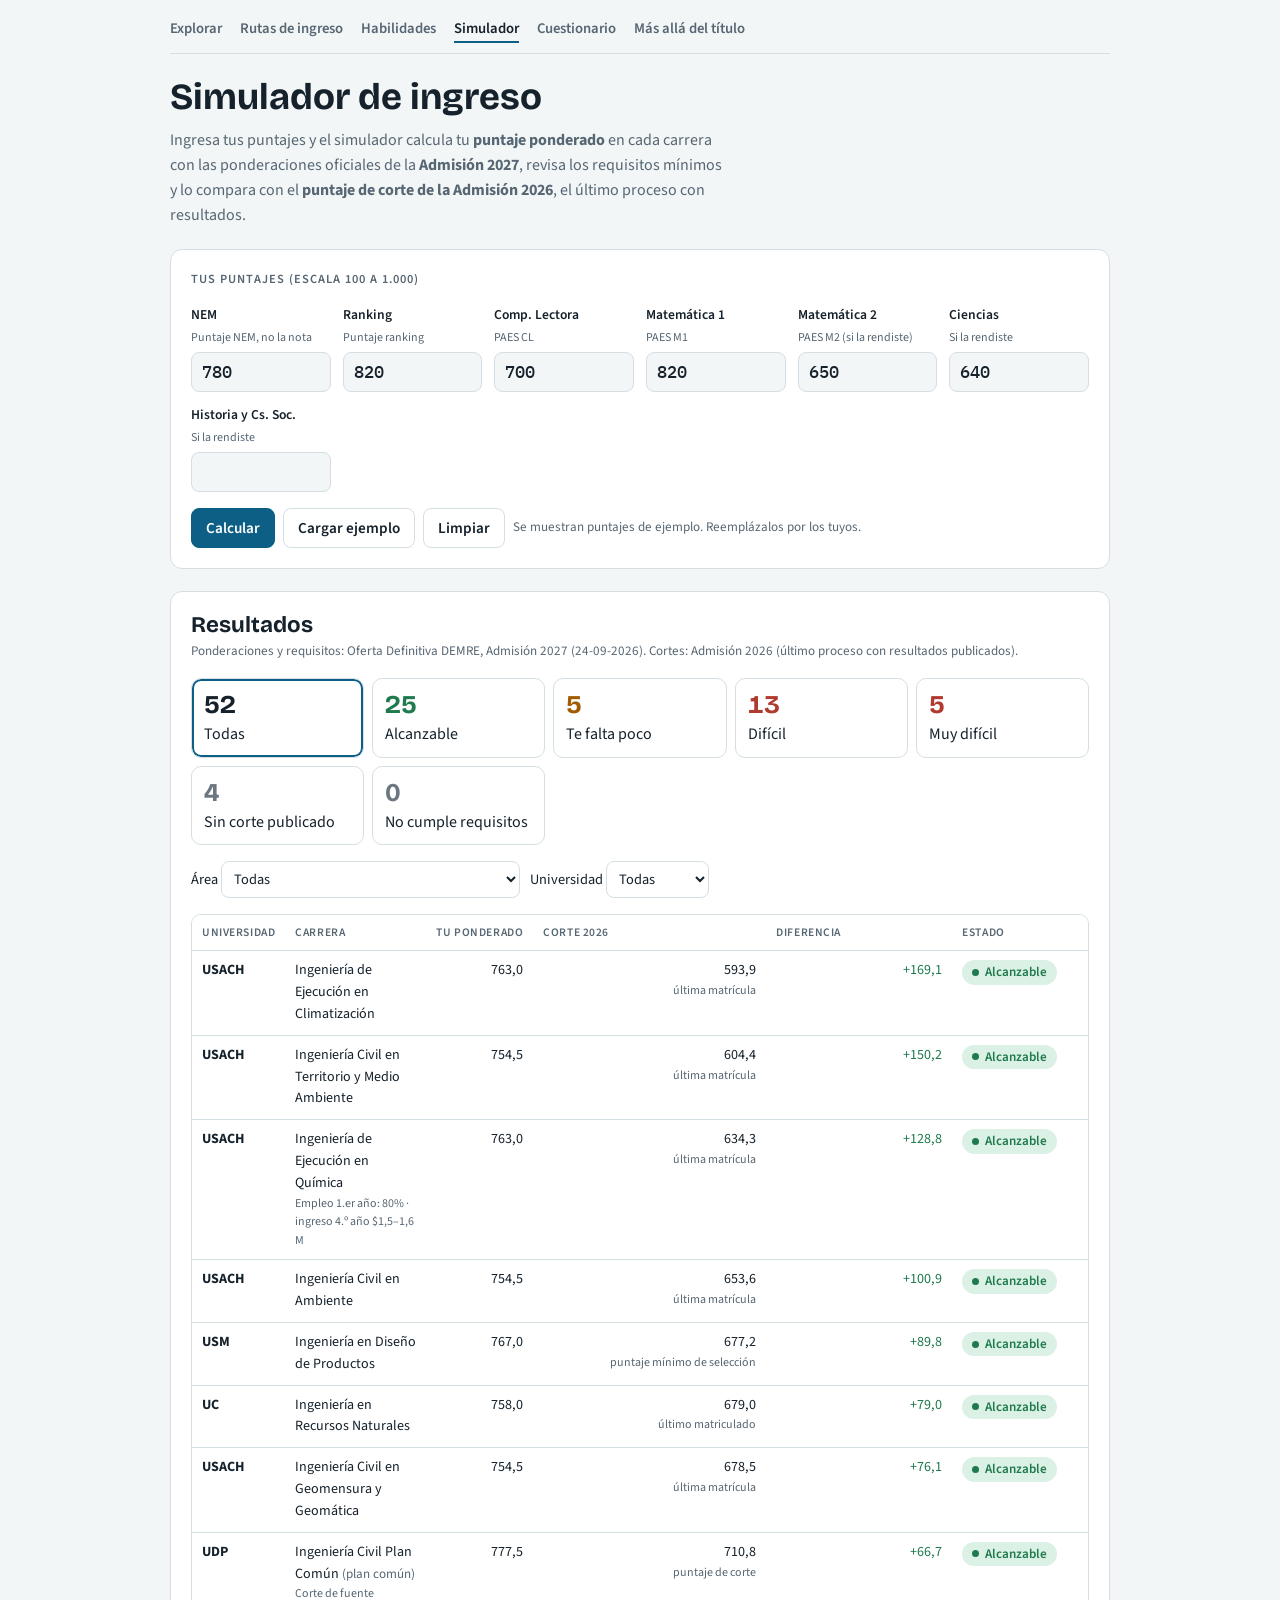
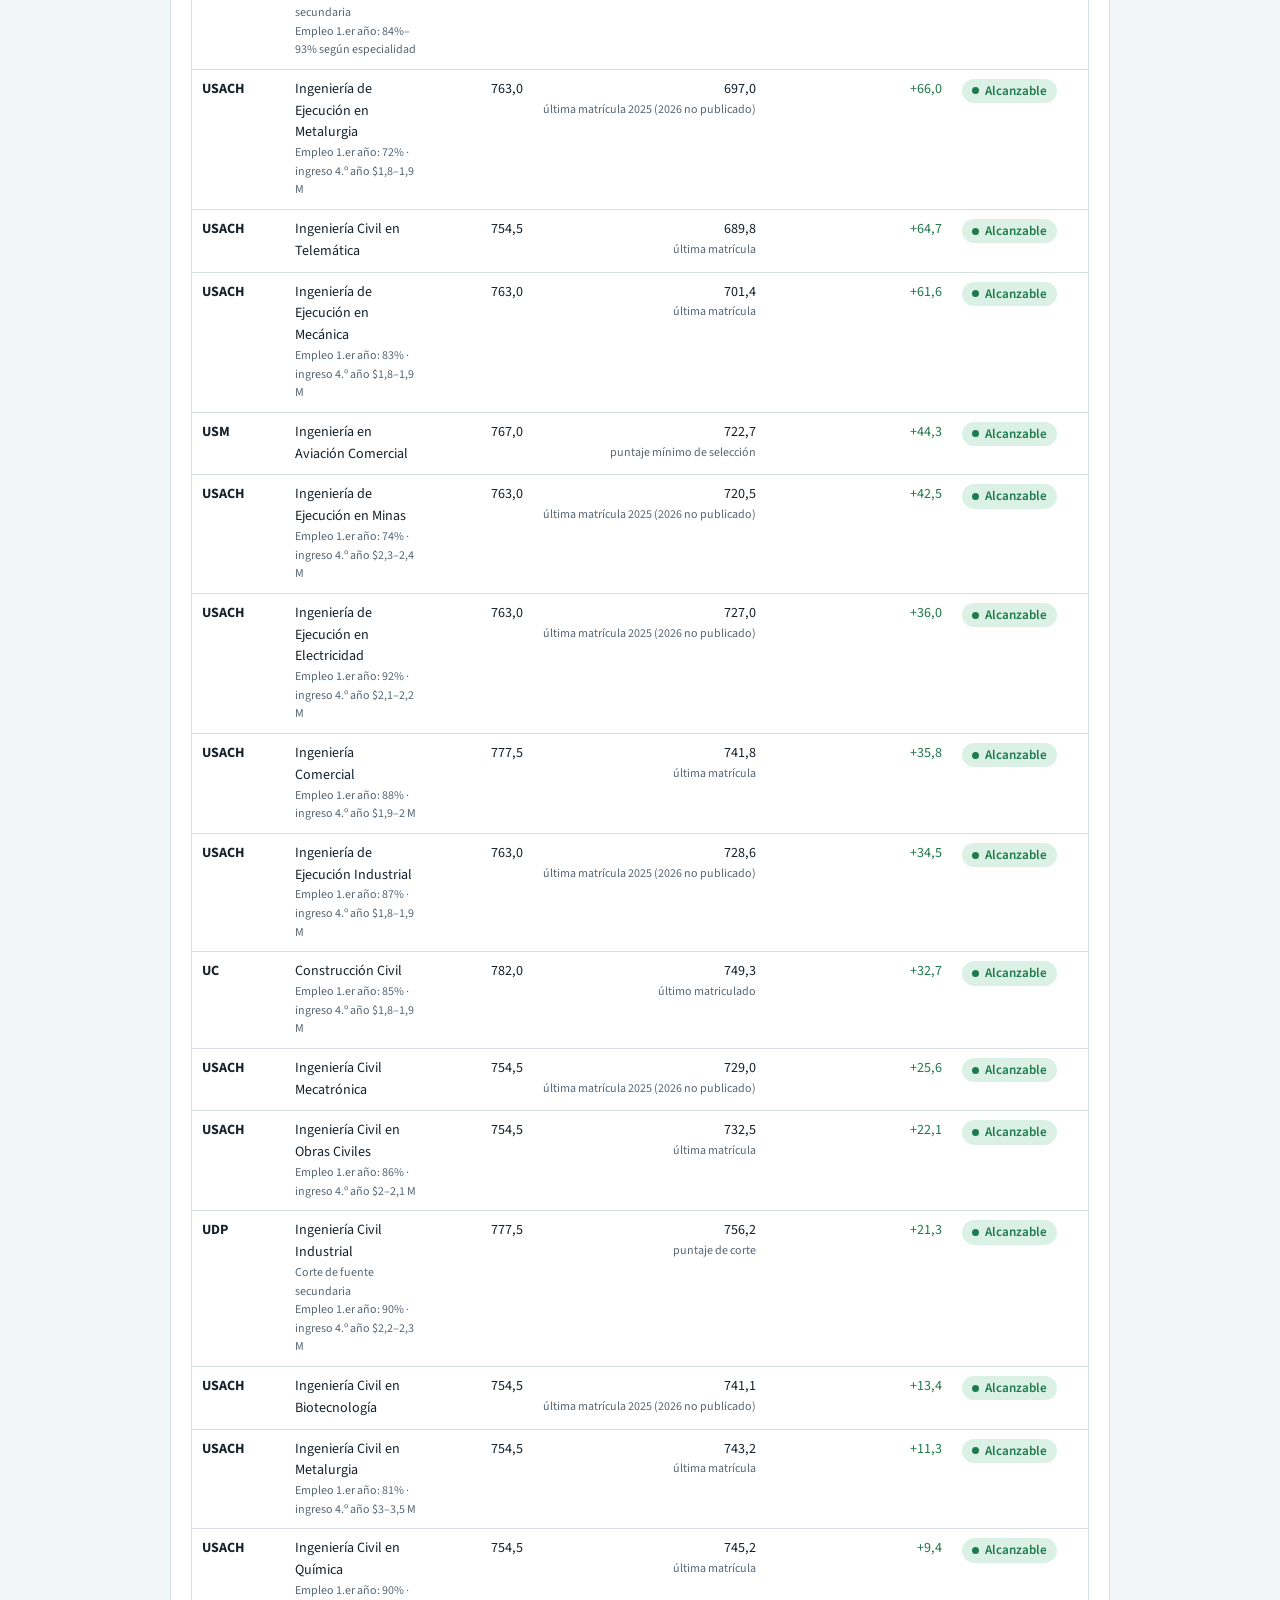
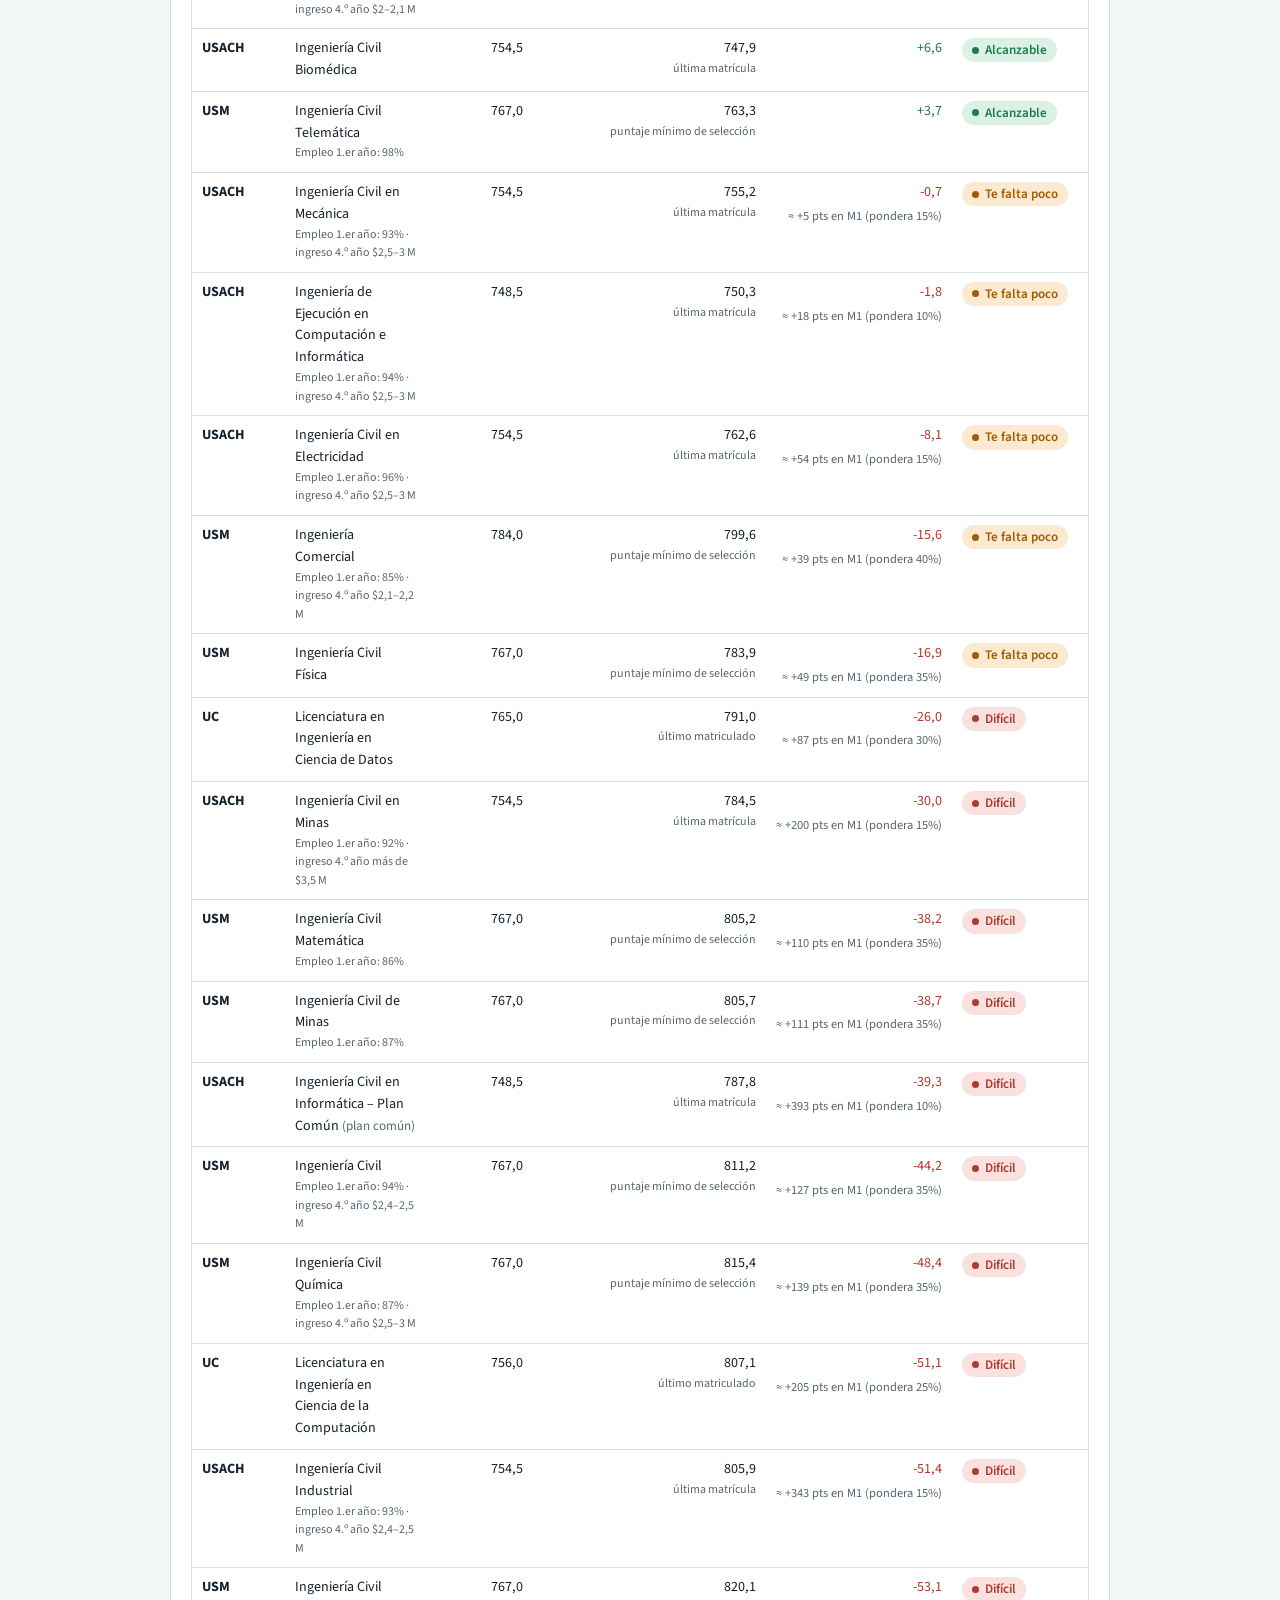
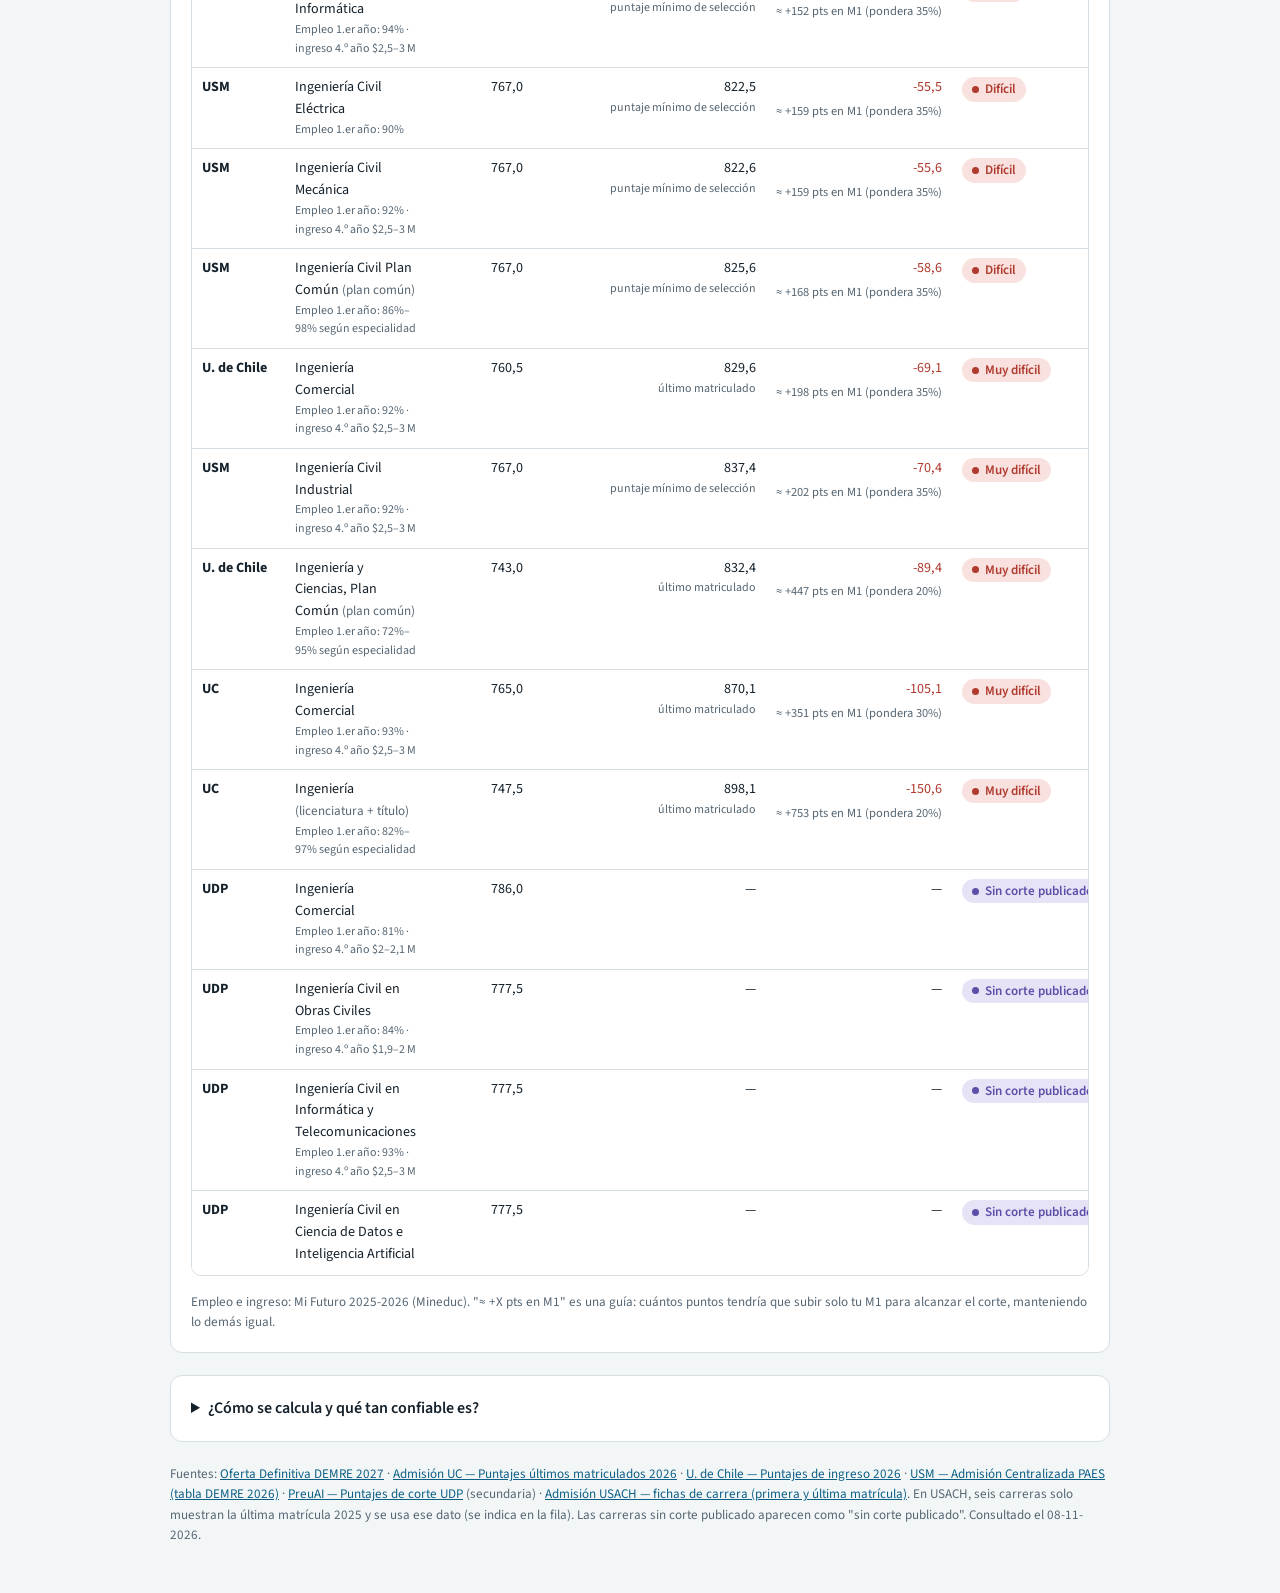
<file: web/simulador.html>
<!doctype html>
<html lang="es">
<head>
<meta charset="utf-8">
<meta name="viewport" content="width=device-width, initial-scale=1, viewport-fit=cover">
<title>Simulador de Ingreso</title>
<link rel="stylesheet" href="https://fonts.googleapis.com/css2?family=Bricolage+Grotesque:opsz,wght@12..96,600;12..96,700&family=Source+Sans+3:wght@400;600&family=IBM+Plex+Mono:wght@500&display=swap">
</head>
<body>
<style>
/* Estilos comunes de la plataforma (se insertan en cada página al construir el sitio). Columna de lectura ~920px. */
:root{
  --bg:#f3f6f7; --surface:#ffffff; --ink:#15212b; --muted:#566673; --line:#d5dee3;
  --accent:#0d5f86; --accent-soft:#dcebf2; --mark:#a15c00; --mark-soft:#fbead1;
  --ok:#1f7a4d; --ok-soft:#dcf1e5; --warn:#a15c00; --warn-soft:#fbead1; --bad:#b03a2e; --bad-soft:#f8e1de; --na:#6b7680; --na-soft:#e7ebee;
  --info:#5b4fa8; --info-soft:#e7e3f7;
  --f-display:"Bricolage Grotesque","Segoe UI",system-ui,sans-serif;
  --f-body:"Source Sans 3","Segoe UI",system-ui,sans-serif;
  --f-mono:"IBM Plex Mono",ui-monospace,Menlo,monospace;
}
@media (prefers-color-scheme: dark){:root:not([data-theme="light"]){
  --bg:#0f171d; --surface:#16222a; --ink:#e4ecf0; --muted:#9aabb6; --line:#2a3a45;
  --accent:#6cb8dd; --accent-soft:#18394a; --mark:#f0b35c; --mark-soft:#3d2c12;
  --ok:#6fcf9b; --ok-soft:#173a29; --warn:#f0b35c; --warn-soft:#3d2c12; --bad:#f08a7e; --bad-soft:#40201c; --na:#a3adb5; --na-soft:#26323a;
  --info:#b0a6f0; --info-soft:#2a2547; color-scheme:dark}}
:root[data-theme="dark"]{
  --bg:#0f171d; --surface:#16222a; --ink:#e4ecf0; --muted:#9aabb6; --line:#2a3a45;
  --accent:#6cb8dd; --accent-soft:#18394a; --mark:#f0b35c; --mark-soft:#3d2c12;
  --ok:#6fcf9b; --ok-soft:#173a29; --warn:#f0b35c; --warn-soft:#3d2c12; --bad:#f08a7e; --bad-soft:#40201c; --na:#a3adb5; --na-soft:#26323a;
  --info:#b0a6f0; --info-soft:#2a2547; color-scheme:dark}
*{box-sizing:border-box}
body{background:var(--bg);color:var(--ink);font:400 1rem/1.55 var(--f-body);margin:0;
  padding-left:max(16px,env(safe-area-inset-left,0px));padding-right:max(16px,env(safe-area-inset-right,0px));padding-block:16px 48px}
.wrap{max-width:940px;margin:0 auto;display:flex;flex-direction:column;gap:22px}
h1,h2,h3{font-family:var(--f-display);text-wrap:balance;margin:0;line-height:1.15}
h1{font-size:clamp(1.7rem,4vw,2.3rem);font-weight:700} h2{font-size:1.4rem;font-weight:700}
h3{font:600 .78rem var(--f-body);text-transform:uppercase;letter-spacing:.08em;color:var(--muted)}
p{margin:0} a{color:var(--accent)}
a:focus-visible,button:focus-visible,input:focus-visible,select:focus-visible{outline:2px solid var(--accent);outline-offset:2px}
.lede{color:var(--muted);max-width:70ch}
.topnav{display:flex;flex-wrap:wrap;gap:4px 18px;font-size:.92rem;border-bottom:1px solid var(--line);padding-bottom:10px}
.topnav a{text-decoration:none;color:var(--muted);font-weight:600;padding-block:2px}
.topnav a[aria-current="page"]{color:var(--ink);box-shadow:inset 0 -2px 0 var(--accent)}
.card{background:var(--surface);border:1px solid var(--line);border-radius:12px;padding:20px;display:flex;flex-direction:column;gap:16px}
.pill{display:inline-flex;align-items:center;gap:6px;border-radius:999px;padding:2px 10px;font-size:.82rem;font-weight:600;white-space:nowrap}
.pill::before{content:"";width:7px;height:7px;border-radius:50%;background:currentColor}
.p-ok{color:var(--ok);background:var(--ok-soft)} .p-warn{color:var(--warn);background:var(--warn-soft)}
.p-bad{color:var(--bad);background:var(--bad-soft)} .p-na{color:var(--na);background:var(--na-soft)} .p-info{color:var(--info);background:var(--info-soft)}
.chip{font-size:.84rem;border:1px solid var(--line);border-radius:6px;padding:3px 9px;background:var(--bg);color:var(--ink);text-decoration:none}
.btn{font:600 .95rem var(--f-body);border:1px solid var(--line);background:var(--surface);color:var(--ink);border-radius:8px;padding:8px 14px;cursor:pointer}
.btn[aria-pressed="true"],.btn.primary{background:var(--accent);border-color:var(--accent);color:var(--surface)}
.tablewrap{overflow-x:auto;border:1px solid var(--line);border-radius:10px;background:var(--surface)}
table.data{border-collapse:collapse;width:100%;font-size:.88rem;min-width:640px}
table.data th{font:600 .72rem var(--f-body);text-transform:uppercase;letter-spacing:.05em;color:var(--muted);text-align:left;padding:9px 10px;border-bottom:1px solid var(--line);white-space:nowrap}
table.data td{padding:9px 10px;border-bottom:1px solid var(--line);vertical-align:top}
table.data tr:last-child td{border-bottom:0}
td.num,th.num{text-align:right;font-variant-numeric:tabular-nums;white-space:nowrap}
.mono{font-family:var(--f-mono);font-size:.8rem}
.small{font-size:.82rem;color:var(--muted)}
.src{font-size:.75rem;color:var(--muted)}
.note{background:var(--accent-soft);border-radius:10px;padding:12px 14px;font-size:.93rem}
footer{font-size:.82rem;color:var(--muted)}
@media (prefers-reduced-motion:no-preference){.fade{animation:fade .2s ease-out}@keyframes fade{from{transform:translateY(3px)}to{transform:none}}}

form.inputs{display:grid;grid-template-columns:repeat(auto-fill,minmax(130px,1fr));gap:12px}
form.inputs label{display:flex;flex-direction:column;gap:4px;font-size:.85rem;font-weight:600}
form.inputs label span{font-weight:400;color:var(--muted);font-size:.75rem}
form.inputs input{font:500 1.05rem var(--f-mono);padding:8px 10px;border:1px solid var(--line);border-radius:8px;background:var(--bg);color:var(--ink);width:100%;font-variant-numeric:tabular-nums}
form.inputs input:invalid{border-color:var(--bad)}
.actions{display:flex;flex-wrap:wrap;gap:8px;align-items:center}
.summary{display:grid;grid-template-columns:repeat(auto-fit,minmax(150px,1fr));gap:8px}
.sum{all:unset;cursor:pointer;border:1px solid var(--line);border-radius:10px;padding:10px 12px;background:var(--surface);display:flex;flex-direction:column;gap:2px}
.sum b{font:700 1.6rem var(--f-display);font-variant-numeric:tabular-nums}
.sum[aria-pressed="true"]{box-shadow:inset 0 0 0 2px var(--accent)}
.sum.ok b{color:var(--ok)} .sum.warn b{color:var(--warn)} .sum.bad b{color:var(--bad)} .sum.na b{color:var(--na)}
.filters{display:flex;flex-wrap:wrap;gap:10px;align-items:center;font-size:.9rem}
.filters select{font:inherit;padding:6px 8px;border:1px solid var(--line);border-radius:8px;background:var(--surface);color:var(--ink)}
.diff.pos{color:var(--ok)} .diff.neg{color:var(--bad)}
.req{font-size:.78rem;color:var(--bad);margin-top:3px}
.how{font-size:.78rem;color:var(--muted);margin-top:3px}
.legend{display:flex;flex-wrap:wrap;gap:8px;align-items:center;font-size:.85rem}
</style>

<div class="wrap">
  <nav class="topnav" aria-label="Secciones"><a href="index.html">Explorar</a><a href="rutas.html">Rutas de ingreso</a><a href="habilidades.html">Habilidades</a><a href="simulador.html" aria-current="page">Simulador</a><a href="cuestionario.html">Cuestionario</a><a href="oportunidades.html">Más allá del título</a></nav>
  <header style="display:flex;flex-direction:column;gap:10px">
    <h1>Simulador de ingreso</h1>
    <p class="lede">Ingresa tus puntajes y el simulador calcula tu <b>puntaje ponderado</b> en cada carrera con las ponderaciones oficiales de la <b>Admisión 2027</b>, revisa los requisitos mínimos y lo compara con el <b>puntaje de corte de la Admisión 2026</b>, el último proceso con resultados.</p>
  </header>

  <section class="card">
    <h3>Tus puntajes (escala 100 a 1.000)</h3>
    <form class="inputs" id="form" autocomplete="off">
      <label for="i-nem">NEM<span>Puntaje NEM, no la nota</span><input id="i-nem" type="number" min="100" max="1000" step="0.5" inputmode="decimal"></label>
      <label for="i-ranking">Ranking<span>Puntaje ranking</span><input id="i-ranking" type="number" min="100" max="1000" step="0.5" inputmode="decimal"></label>
      <label for="i-cl">Comp. Lectora<span>PAES CL</span><input id="i-cl" type="number" min="100" max="1000" step="0.5" inputmode="decimal"></label>
      <label for="i-m1">Matemática 1<span>PAES M1</span><input id="i-m1" type="number" min="100" max="1000" step="0.5" inputmode="decimal"></label>
      <label for="i-m2">Matemática 2<span>PAES M2 (si la rendiste)</span><input id="i-m2" type="number" min="100" max="1000" step="0.5" inputmode="decimal"></label>
      <label for="i-ciencias">Ciencias<span>Si la rendiste</span><input id="i-ciencias" type="number" min="100" max="1000" step="0.5" inputmode="decimal"></label>
      <label for="i-hyc">Historia y Cs. Soc.<span>Si la rendiste</span><input id="i-hyc" type="number" min="100" max="1000" step="0.5" inputmode="decimal"></label>
    </form>
    <div class="actions">
      <button class="btn primary" type="button" id="calc">Calcular</button>
      <button class="btn" type="button" id="ej">Cargar ejemplo</button>
      <button class="btn" type="button" id="limpiar">Limpiar</button>
      <span class="small" id="estado"></span>
    </div>
  </section>

  <section id="res" aria-live="polite"></section>

  <details class="card" style="gap:8px">
    <summary style="cursor:pointer;font-weight:600">¿Cómo se calcula y qué tan confiable es?</summary>
    <p class="small" style="max-width:78ch">Puntaje ponderado = suma de cada puntaje por su ponderación (Admisión 2027, DEMRE). Cuando la carrera acepta "Historia o Ciencias", se usa la mayor de las dos. Si la carrera pondera M2, se exige haberla rendido.</p>
    <p class="small" style="max-width:78ch">Requisitos: puntaje ponderado mínimo de postulación y promedio mínimo entre Competencia Lectora y M1, ambos según la oferta DEMRE 2027.</p>
    <p class="small" style="max-width:78ch">Categorías frente al corte 2026: <b>Alcanzable</b> si igualas o superas el corte; <b>Te falta poco</b> si estás hasta 25 puntos bajo; <b>Difícil</b> entre 25 y 60 puntos bajo; <b>Muy difícil</b> a más de 60. Los cortes cambian cada año (en algunas carreras más de 30 puntos de un año a otro), dependen de cuántas personas postulan y de las vacantes, y cada universidad publica una medida distinta (último matriculado, último seleccionado o puntaje mínimo de selección). Úsalo como referencia, no como garantía.</p>
    <p class="small" style="max-width:78ch">En las carreras con plan común, el corte es el de la puerta de entrada; en la USM, además, la especialidad se asigna después según el rendimiento del primer año.</p>
  </details>
  <footer id="pie"></footer>
</div>

<script>
const D = {"version": "0.6", "consultado": "2026-11-08", "bases": {"ponderaciones": "Oferta Definitiva DEMRE, Admisión 2027 (24-09-2026)", "cortes": "Admisión 2026 (último proceso con resultados publicados)"}, "universidades": {"uc": "Pontificia Universidad Católica de Chile", "uchile": "Universidad de Chile", "usm": "Universidad Técnica Federico Santa María", "usach": "Universidad de Santiago de Chile", "udp": "Universidad Diego Portales"}, "foco": ["uchile", "uc", "usm", "usach", "udp"], "areas": [{"id": "gestion", "nombre": "Gestión, industria y negocios", "familias": ["industrial", "comercial", "aviacion"], "descripcion": "Carreras que mejoran cómo funcionan las organizaciones: procesos, costos, finanzas, personas y estrategia.", "vinculadas": ["computacion", "minerales"]}, {"id": "computacion", "nombre": "Computación, datos y telecomunicaciones", "familias": ["informatica", "datos_ia", "telecom"], "descripcion": "Software, sistemas, inteligencia artificial, redes y seguridad de la información.", "vinculadas": ["exactas", "gestion", "energia"]}, {"id": "exactas", "nombre": "Ciencias exactas y modelamiento", "familias": ["matematica", "fisica"], "descripcion": "Matemática y física aplicadas para modelar problemas complejos e investigar.", "vinculadas": ["computacion", "energia"]}, {"id": "energia", "nombre": "Energía, máquinas y automatización", "familias": ["electrica", "mecanica", "automatizacion", "diseno"], "descripcion": "Sistemas eléctricos y energéticos, máquinas, robótica, control y diseño de productos.", "vinculadas": ["computacion", "infraestructura", "minerales"]}, {"id": "infraestructura", "nombre": "Infraestructura, construcción y territorio", "familias": ["obras", "construccion", "geomensura"], "descripcion": "Edificios, puentes, caminos, obras hidráulicas, su construcción y la medición del territorio.", "vinculadas": ["energia", "vida"]}, {"id": "minerales", "nombre": "Minería, materiales y procesos químicos", "familias": ["minas", "metalurgia", "quimica"], "descripcion": "Extracción y procesamiento de recursos, materiales y procesos industriales a gran escala.", "vinculadas": ["energia", "vida", "gestion"]}, {"id": "vida", "nombre": "Vida, salud y medio ambiente", "familias": ["bio", "biomedica", "ambiental"], "descripcion": "Biotecnología, tecnología para la salud y cuidado del medio ambiente.", "vinculadas": ["minerales", "infraestructura"]}], "familias": [{"id": "industrial", "nombre": "Ingeniería Industrial", "n_perfiles": 6, "que_hace": "Mejora cómo funcionan las organizaciones: procesos, logística, costos y decisiones. Usa modelos matemáticos y datos para encontrar la mejor forma de hacer algo con los recursos disponibles.", "te_puede_gustar_si": ["Te gusta organizar cosas y encontrar la forma más eficiente de hacerlas.", "Disfrutas resolver problemas con números, pero también te interesa cómo funcionan las empresas y las personas.", "Te atrae la idea de tener muchas puertas abiertas: finanzas, operaciones, tecnología o consultoría."], "distintivas": ["MAT", "NEG", "DIS", "SOST"], "porcentaje": {"MAT": 1.0, "PROG": 0.17, "DATA": 0.33, "DIS": 0.83, "OPER": 1.0, "GEST": 1.0, "NEG": 1.0, "CIEN": 0.33, "INFRA": 0.17, "INV": 0.33, "INNO": 0.67, "EQ": 0.5, "COM": 0.17, "ETI": 0.67, "SOST": 0.67}, "diferencia_vs_promedio": {"MAT": 0.48, "PROG": -0.1, "DATA": 0.11, "DIS": 0.15, "OPER": 0.3, "GEST": 0.2, "NEG": 0.34, "CIEN": -0.24, "INFRA": -0.32, "INV": -0.04, "INNO": 0.07, "EQ": -0.02, "COM": -0.04, "ETI": 0.06, "SOST": 0.09}, "area": "gestion"}, {"id": "informatica", "nombre": "Ingeniería Informática y Computación", "n_perfiles": 6, "que_hace": "Diseña y construye software y sistemas computacionales: aplicaciones, plataformas, bases de datos, seguridad informática. Combina lógica, matemáticas y trabajo con equipos y clientes.", "te_puede_gustar_si": ["Te entretiene entender cómo funcionan los programas, juegos o apps por dentro.", "Te gusta resolver problemas paso a paso y no te frustra probar varias veces hasta que algo funcione.", "Te interesa crear cosas que otras personas usen."], "distintivas": ["PROG", "MAT", "DIS", "INV"], "porcentaje": {"MAT": 0.83, "PROG": 1.0, "DATA": 0.33, "DIS": 0.83, "OPER": 0.5, "GEST": 0.5, "NEG": 0.0, "CIEN": 0.17, "INFRA": 0.0, "INV": 0.5, "INNO": 0.67, "EQ": 0.5, "COM": 0.17, "ETI": 0.5, "SOST": 0.17}, "diferencia_vs_promedio": {"MAT": 0.32, "PROG": 0.73, "DATA": 0.11, "DIS": 0.15, "OPER": -0.2, "GEST": -0.3, "NEG": -0.66, "CIEN": -0.41, "INFRA": -0.48, "INV": 0.12, "INNO": 0.07, "EQ": -0.02, "COM": -0.04, "ETI": -0.11, "SOST": -0.41}, "area": "computacion"}, {"id": "datos_ia", "nombre": "Ciencia de Datos e Inteligencia Artificial", "n_perfiles": 2, "que_hace": "Convierte grandes volúmenes de datos en decisiones y crea sistemas de inteligencia artificial: modelos que predicen, recomiendan o reconocen patrones.", "te_puede_gustar_si": ["Te gusta buscar patrones y sacar conclusiones a partir de información.", "Te interesan la estadística, la probabilidad y la programación por igual.", "Te llama la atención cómo funcionan los sistemas de IA y quieres construirlos, no solo usarlos."], "distintivas": ["DATA", "EQ", "INNO", "ETI"], "porcentaje": {"MAT": 0.0, "PROG": 0.5, "DATA": 1.0, "DIS": 0.5, "OPER": 0.0, "GEST": 0.5, "NEG": 0.0, "CIEN": 0.5, "INFRA": 0.0, "INV": 0.5, "INNO": 1.0, "EQ": 1.0, "COM": 0.0, "ETI": 1.0, "SOST": 0.0}, "diferencia_vs_promedio": {"MAT": -0.52, "PROG": 0.23, "DATA": 0.78, "DIS": -0.19, "OPER": -0.7, "GEST": -0.3, "NEG": -0.66, "CIEN": -0.08, "INFRA": -0.48, "INV": 0.12, "INNO": 0.41, "EQ": 0.48, "COM": -0.2, "ETI": 0.39, "SOST": -0.58}, "area": "computacion"}, {"id": "telecom", "nombre": "Telemática y Telecomunicaciones", "n_perfiles": 3, "que_hace": "Diseña y administra redes y sistemas de comunicación: internet, redes móviles, servicios en la nube y su seguridad.", "te_puede_gustar_si": ["Te interesa cómo viaja la información entre dispositivos y por qué una red funciona o falla.", "Te gusta la tecnología tanto en el hardware como en el software.", "Te atrae la ciberseguridad."], "distintivas": ["DATA", "INFRA", "INNO", "PROG"], "porcentaje": {"MAT": 0.33, "PROG": 0.67, "DATA": 1.0, "DIS": 1.0, "OPER": 0.67, "GEST": 1.0, "NEG": 0.67, "CIEN": 0.33, "INFRA": 1.0, "INV": 0.0, "INNO": 1.0, "EQ": 0.67, "COM": 0.33, "ETI": 0.67, "SOST": 0.67}, "diferencia_vs_promedio": {"MAT": -0.18, "PROG": 0.4, "DATA": 0.78, "DIS": 0.31, "OPER": -0.04, "GEST": 0.2, "NEG": 0.01, "CIEN": -0.24, "INFRA": 0.52, "INV": -0.38, "INNO": 0.41, "EQ": 0.15, "COM": 0.13, "ETI": 0.06, "SOST": 0.09}, "area": "computacion"}, {"id": "obras", "nombre": "Ingeniería Civil en Obras Civiles", "n_perfiles": 5, "que_hace": "Diseña, calcula y dirige la construcción de infraestructura: edificios, puentes, carreteras, obras hidráulicas y sistemas de transporte, cuidando su seguridad y su impacto.", "te_puede_gustar_si": ["Te llaman la atención los edificios, puentes o caminos y te preguntas cómo se sostienen.", "Te gusta la física aplicada a cosas concretas que se pueden ver y tocar.", "Te imaginas trabajando entre la oficina y la obra."], "distintivas": ["INFRA", "DIS", "CIEN", "ETI"], "porcentaje": {"MAT": 0.2, "PROG": 0.0, "DATA": 0.0, "DIS": 1.0, "OPER": 0.4, "GEST": 0.8, "NEG": 0.4, "CIEN": 0.8, "INFRA": 0.8, "INV": 0.4, "INNO": 0.2, "EQ": 0.4, "COM": 0.2, "ETI": 0.8, "SOST": 0.6}, "diferencia_vs_promedio": {"MAT": -0.32, "PROG": -0.27, "DATA": -0.22, "DIS": 0.31, "OPER": -0.3, "GEST": 0.0, "NEG": -0.26, "CIEN": 0.22, "INFRA": 0.32, "INV": 0.03, "INNO": -0.39, "EQ": -0.12, "COM": -0.0, "ETI": 0.19, "SOST": 0.02}, "area": "infraestructura"}, {"id": "construccion", "nombre": "Construcción", "n_perfiles": 1, "que_hace": "Gestiona proyectos de construcción: planifica, presupuesta, coordina equipos y controla costos, plazos y calidad en obra.", "te_puede_gustar_si": ["Te gusta organizar personas y recursos para que un proyecto avance.", "Prefieres lo práctico y ver resultados concretos.", "Te interesa el mundo de la construcción más desde la gestión que desde el cálculo."], "distintivas": ["EQ", "INFRA", "MAT", "SOST"], "porcentaje": {"MAT": 1.0, "PROG": 0.0, "DATA": 0.0, "DIS": 0.0, "OPER": 1.0, "GEST": 1.0, "NEG": 0.0, "CIEN": 0.0, "INFRA": 1.0, "INV": 0.0, "INNO": 0.0, "EQ": 1.0, "COM": 0.0, "ETI": 0.0, "SOST": 1.0}, "diferencia_vs_promedio": {"MAT": 0.48, "PROG": -0.27, "DATA": -0.22, "DIS": -0.69, "OPER": 0.3, "GEST": 0.2, "NEG": -0.66, "CIEN": -0.58, "INFRA": 0.52, "INV": -0.38, "INNO": -0.59, "EQ": 0.48, "COM": -0.2, "ETI": -0.61, "SOST": 0.42}, "area": "infraestructura"}, {"id": "minas", "nombre": "Ingeniería de Minas", "n_perfiles": 4, "que_hace": "Planifica y dirige la extracción de minerales: evalúa yacimientos, diseña la mina, optimiza las operaciones y cuida la seguridad y el entorno.", "te_puede_gustar_si": ["Te interesan la geología y cómo se obtienen los recursos que usa la sociedad.", "Te gusta pensar en grandes operaciones donde se combinan técnica, economía y equipos de personas.", "No te complica la idea de trabajar en terreno o en regiones."], "distintivas": ["INFRA", "SOST", "ETI", "NEG"], "porcentaje": {"MAT": 0.75, "PROG": 0.25, "DATA": 0.0, "DIS": 0.75, "OPER": 1.0, "GEST": 1.0, "NEG": 1.0, "CIEN": 0.75, "INFRA": 1.0, "INV": 0.25, "INNO": 0.5, "EQ": 0.75, "COM": 0.5, "ETI": 1.0, "SOST": 1.0}, "diferencia_vs_promedio": {"MAT": 0.23, "PROG": -0.02, "DATA": -0.22, "DIS": 0.06, "OPER": 0.3, "GEST": 0.2, "NEG": 0.34, "CIEN": 0.17, "INFRA": 0.52, "INV": -0.12, "INNO": -0.09, "EQ": 0.23, "COM": 0.3, "ETI": 0.39, "SOST": 0.42}, "area": "minerales"}, {"id": "metalurgia", "nombre": "Ingeniería en Metalurgia", "n_perfiles": 2, "que_hace": "Transforma minerales en metales y desarrolla materiales: procesos de refinación, fundición y control de calidad.", "te_puede_gustar_si": ["Te interesa la química aplicada a materiales reales.", "Te llaman la atención las plantas industriales y sus procesos.", "Te gusta entender por qué un material resiste o falla."], "distintivas": ["CIEN", "PROG", "DIS", "EQ"], "porcentaje": {"MAT": 0.0, "PROG": 1.0, "DATA": 0.0, "DIS": 1.0, "OPER": 1.0, "GEST": 1.0, "NEG": 0.5, "CIEN": 1.0, "INFRA": 0.5, "INV": 0.0, "INNO": 0.5, "EQ": 0.5, "COM": 0.0, "ETI": 0.5, "SOST": 0.5}, "diferencia_vs_promedio": {"MAT": -0.52, "PROG": 0.73, "DATA": -0.22, "DIS": 0.31, "OPER": 0.3, "GEST": 0.2, "NEG": -0.16, "CIEN": 0.42, "INFRA": 0.02, "INV": -0.38, "INNO": -0.09, "EQ": -0.02, "COM": -0.2, "ETI": -0.11, "SOST": -0.08}, "area": "minerales"}, {"id": "electrica", "nombre": "Ingeniería Eléctrica y Energía", "n_perfiles": 5, "que_hace": "Diseña y opera sistemas eléctricos y energéticos: generación (incluida la renovable), transmisión, electrónica, automatización y control.", "te_puede_gustar_si": ["Te interesa la electricidad, la electrónica o las energías renovables.", "Te gusta la física y las matemáticas aplicadas a sistemas que se pueden medir.", "Te atrae la transición energética y la electromovilidad."], "distintivas": ["INFRA", "INV", "CIEN", "SOST"], "porcentaje": {"MAT": 0.4, "PROG": 0.4, "DATA": 0.2, "DIS": 0.8, "OPER": 0.8, "GEST": 0.8, "NEG": 0.8, "CIEN": 0.8, "INFRA": 1.0, "INV": 0.6, "INNO": 0.4, "EQ": 0.4, "COM": 0.4, "ETI": 0.8, "SOST": 0.8}, "diferencia_vs_promedio": {"MAT": -0.12, "PROG": 0.13, "DATA": -0.02, "DIS": 0.11, "OPER": 0.1, "GEST": 0.0, "NEG": 0.14, "CIEN": 0.22, "INFRA": 0.52, "INV": 0.22, "INNO": -0.19, "EQ": -0.12, "COM": 0.2, "ETI": 0.19, "SOST": 0.22}, "area": "energia"}, {"id": "mecanica", "nombre": "Ingeniería Mecánica", "n_perfiles": 6, "que_hace": "Diseña, fabrica y mantiene máquinas, equipos y sistemas térmicos: desde motores y robots hasta plantas industriales y climatización.", "te_puede_gustar_si": ["Te gusta desarmar cosas para entender cómo funcionan.", "Te interesan las máquinas, los vehículos o la fabricación.", "Disfrutas la física aplicada (fuerzas, calor, movimiento)."], "distintivas": ["INFRA", "NEG", "INV", "CIEN"], "porcentaje": {"MAT": 0.5, "PROG": 0.0, "DATA": 0.0, "DIS": 0.5, "OPER": 0.83, "GEST": 0.67, "NEG": 0.83, "CIEN": 0.67, "INFRA": 0.83, "INV": 0.5, "INNO": 0.5, "EQ": 0.33, "COM": 0.33, "ETI": 0.5, "SOST": 0.5}, "diferencia_vs_promedio": {"MAT": -0.02, "PROG": -0.27, "DATA": -0.22, "DIS": -0.19, "OPER": 0.13, "GEST": -0.13, "NEG": 0.18, "CIEN": 0.09, "INFRA": 0.35, "INV": 0.12, "INNO": -0.09, "EQ": -0.18, "COM": 0.13, "ETI": -0.11, "SOST": -0.08}, "area": "energia"}, {"id": "automatizacion", "nombre": "Mecatrónica, Automatización y Robótica", "n_perfiles": 1, "que_hace": "Integra mecánica, electrónica y programación para crear sistemas automáticos y robots.", "te_puede_gustar_si": ["Te gusta la robótica o armar proyectos con sensores y motores.", "Te interesan tanto el hardware como el software.", "Te atrae la automatización de procesos industriales."], "distintivas": ["EQ", "NEG", "CIEN"], "porcentaje": {"MAT": 0.0, "PROG": 0.0, "DATA": 0.0, "DIS": 0.0, "OPER": 0.0, "GEST": 0.0, "NEG": 1.0, "CIEN": 1.0, "INFRA": 0.0, "INV": 0.0, "INNO": 0.0, "EQ": 1.0, "COM": 0.0, "ETI": 0.0, "SOST": 0.0}, "diferencia_vs_promedio": {"MAT": -0.52, "PROG": -0.27, "DATA": -0.22, "DIS": -0.69, "OPER": -0.7, "GEST": -0.8, "NEG": 0.34, "CIEN": 0.42, "INFRA": -0.48, "INV": -0.38, "INNO": -0.59, "EQ": 0.48, "COM": -0.2, "ETI": -0.61, "SOST": -0.58}, "area": "energia"}, {"id": "quimica", "nombre": "Ingeniería Química", "n_perfiles": 4, "que_hace": "Diseña y optimiza procesos industriales que transforman materias primas en productos: energía, alimentos, minería, farmacéutica y tratamiento de residuos.", "te_puede_gustar_si": ["Te gusta la química, pero te interesa más aplicarla a gran escala que en un laboratorio.", "Disfrutas los balances, las ecuaciones y entender procesos paso a paso.", "Te interesa producir de forma más limpia y eficiente."], "distintivas": ["CIEN", "INV", "MAT", "EQ"], "porcentaje": {"MAT": 0.75, "PROG": 0.0, "DATA": 0.0, "DIS": 0.5, "OPER": 1.0, "GEST": 1.0, "NEG": 0.5, "CIEN": 1.0, "INFRA": 0.25, "INV": 0.75, "INNO": 0.75, "EQ": 0.75, "COM": 0.25, "ETI": 0.25, "SOST": 0.75}, "diferencia_vs_promedio": {"MAT": 0.23, "PROG": -0.27, "DATA": -0.22, "DIS": -0.19, "OPER": 0.3, "GEST": 0.2, "NEG": -0.16, "CIEN": 0.42, "INFRA": -0.23, "INV": 0.38, "INNO": 0.16, "EQ": 0.23, "COM": 0.05, "ETI": -0.36, "SOST": 0.17}, "area": "minerales"}, {"id": "bio", "nombre": "Biotecnología y Bioingeniería", "n_perfiles": 3, "que_hace": "Usa organismos vivos y procesos biológicos para crear productos y soluciones: alimentos, medicamentos, biocombustibles o descontaminación.", "te_puede_gustar_si": ["Te interesan la biología y la química, y también la ingeniería.", "Te gusta el trabajo de laboratorio y la investigación.", "Te atrae aplicar la ciencia a problemas de salud, alimentación o medio ambiente."], "distintivas": ["CIEN", "DIS", "INV", "MAT"], "porcentaje": {"MAT": 0.67, "PROG": 0.0, "DATA": 0.33, "DIS": 1.0, "OPER": 1.0, "GEST": 0.67, "NEG": 0.33, "CIEN": 1.0, "INFRA": 0.33, "INV": 0.67, "INNO": 0.67, "EQ": 0.33, "COM": 0.0, "ETI": 0.33, "SOST": 0.67}, "diferencia_vs_promedio": {"MAT": 0.15, "PROG": -0.27, "DATA": 0.11, "DIS": 0.31, "OPER": 0.3, "GEST": -0.13, "NEG": -0.32, "CIEN": 0.42, "INFRA": -0.15, "INV": 0.29, "INNO": 0.07, "EQ": -0.18, "COM": -0.2, "ETI": -0.28, "SOST": 0.09}, "area": "vida"}, {"id": "biomedica", "nombre": "Ingeniería Biomédica", "n_perfiles": 1, "que_hace": "Aplica la ingeniería a la salud: dispositivos médicos, imágenes, biomecánica, sensores, datos clínicos y gestión de tecnología en hospitales.", "te_puede_gustar_si": ["Te interesa la salud, pero te atrae más la tecnología que la atención directa de pacientes.", "Te gustan la biología y la física por igual.", "Te motiva crear soluciones que mejoren la vida de las personas."], "distintivas": ["EQ", "ETI", "CIEN", "INNO"], "porcentaje": {"MAT": 0.0, "PROG": 1.0, "DATA": 0.0, "DIS": 1.0, "OPER": 1.0, "GEST": 1.0, "NEG": 1.0, "CIEN": 1.0, "INFRA": 1.0, "INV": 1.0, "INNO": 1.0, "EQ": 1.0, "COM": 0.0, "ETI": 1.0, "SOST": 1.0}, "diferencia_vs_promedio": {"MAT": -0.52, "PROG": 0.73, "DATA": -0.22, "DIS": 0.31, "OPER": 0.3, "GEST": 0.2, "NEG": 0.34, "CIEN": 0.42, "INFRA": 0.52, "INV": 0.62, "INNO": 0.41, "EQ": 0.48, "COM": -0.2, "ETI": 0.39, "SOST": 0.42}, "area": "vida"}, {"id": "ambiental", "nombre": "Ingeniería Ambiental y Recursos Naturales", "n_perfiles": 3, "que_hace": "Evalúa y reduce el impacto ambiental de proyectos y empresas: agua, residuos, contaminación, cambio climático y ordenamiento del territorio.", "te_puede_gustar_si": ["Te preocupan el cambio climático y el cuidado de la naturaleza.", "Te gusta combinar ciencia con normativa y trabajo con comunidades.", "Te interesa el trabajo en terreno además de la oficina."], "distintivas": ["SOST", "ETI", "NEG", "DIS"], "porcentaje": {"MAT": 0.67, "PROG": 0.0, "DATA": 0.0, "DIS": 1.0, "OPER": 0.67, "GEST": 1.0, "NEG": 1.0, "CIEN": 0.33, "INFRA": 0.67, "INV": 0.0, "INNO": 0.33, "EQ": 0.33, "COM": 0.0, "ETI": 1.0, "SOST": 1.0}, "diferencia_vs_promedio": {"MAT": 0.15, "PROG": -0.27, "DATA": -0.22, "DIS": 0.31, "OPER": -0.04, "GEST": 0.2, "NEG": 0.34, "CIEN": -0.24, "INFRA": 0.18, "INV": -0.38, "INNO": -0.26, "EQ": -0.18, "COM": -0.2, "ETI": 0.39, "SOST": 0.42}, "area": "vida"}, {"id": "matematica", "nombre": "Ingeniería Matemática", "n_perfiles": 3, "que_hace": "Usa matemáticas avanzadas y computación para modelar problemas complejos: finanzas, logística, ciencia de datos, clima o investigación.", "te_puede_gustar_si": ["Las matemáticas son de lo que más disfrutas, incluso los problemas difíciles.", "Te gusta entender el porqué de las cosas, no solo aplicar fórmulas.", "Te atrae la investigación o los problemas abiertos."], "distintivas": ["MAT", "DATA", "INNO"], "porcentaje": {"MAT": 1.0, "PROG": 0.33, "DATA": 0.67, "DIS": 0.33, "OPER": 0.33, "GEST": 0.33, "NEG": 0.33, "CIEN": 0.33, "INFRA": 0.33, "INV": 0.33, "INNO": 1.0, "EQ": 0.0, "COM": 0.33, "ETI": 0.33, "SOST": 0.0}, "diferencia_vs_promedio": {"MAT": 0.48, "PROG": 0.07, "DATA": 0.45, "DIS": -0.35, "OPER": -0.37, "GEST": -0.46, "NEG": -0.32, "CIEN": -0.24, "INFRA": -0.15, "INV": -0.04, "INNO": 0.41, "EQ": -0.52, "COM": 0.13, "ETI": -0.28, "SOST": -0.58}, "area": "exactas"}, {"id": "fisica", "nombre": "Ingeniería Física", "n_perfiles": 1, "que_hace": "Aplica la física para desarrollar tecnología: instrumentación, óptica, materiales, energía o astronomía.", "te_puede_gustar_si": ["La física es tu ramo favorito y quieres llevarla a la práctica.", "Te gusta experimentar y medir.", "Te atrae la investigación aplicada y la tecnología de punta."], "distintivas": ["CIEN", "INV", "INNO", "MAT"], "porcentaje": {"MAT": 1.0, "PROG": 0.0, "DATA": 0.0, "DIS": 1.0, "OPER": 1.0, "GEST": 1.0, "NEG": 1.0, "CIEN": 1.0, "INFRA": 0.0, "INV": 1.0, "INNO": 1.0, "EQ": 0.0, "COM": 0.0, "ETI": 0.0, "SOST": 1.0}, "diferencia_vs_promedio": {"MAT": 0.48, "PROG": -0.27, "DATA": -0.22, "DIS": 0.31, "OPER": 0.3, "GEST": 0.2, "NEG": 0.34, "CIEN": 0.42, "INFRA": -0.48, "INV": 0.62, "INNO": 0.41, "EQ": -0.52, "COM": -0.2, "ETI": -0.61, "SOST": 0.42}, "area": "exactas"}, {"id": "geomensura", "nombre": "Geomensura y Geomática", "n_perfiles": 1, "que_hace": "Mide y representa el territorio: topografía, mapas digitales, sistemas de información geográfica, drones y satélites.", "te_puede_gustar_si": ["Te gustan los mapas y la geografía.", "Te interesa la tecnología de medición (GPS, drones, imágenes satelitales).", "Te atrae el trabajo en terreno."], "distintivas": ["INFRA", "INNO", "EQ", "SOST"], "porcentaje": {"MAT": 0.0, "PROG": 0.0, "DATA": 1.0, "DIS": 1.0, "OPER": 1.0, "GEST": 1.0, "NEG": 1.0, "CIEN": 1.0, "INFRA": 1.0, "INV": 0.0, "INNO": 1.0, "EQ": 1.0, "COM": 0.0, "ETI": 1.0, "SOST": 1.0}, "diferencia_vs_promedio": {"MAT": -0.52, "PROG": -0.27, "DATA": 0.78, "DIS": 0.31, "OPER": 0.3, "GEST": 0.2, "NEG": 0.34, "CIEN": 0.42, "INFRA": 0.52, "INV": -0.38, "INNO": 0.41, "EQ": 0.48, "COM": -0.2, "ETI": 0.39, "SOST": 0.42}, "area": "infraestructura"}, {"id": "diseno", "nombre": "Ingeniería en Diseño de Productos", "n_perfiles": 1, "que_hace": "Diseña productos y servicios desde la idea hasta el prototipo, combinando creatividad, tecnología de fabricación y estrategia.", "te_puede_gustar_si": ["Te gusta dibujar, crear y construir prototipos.", "Te interesa cómo las personas usan los objetos.", "Quieres combinar lo creativo con lo técnico."], "distintivas": ["DIS", "NEG", "SOST", "INNO"], "porcentaje": {"MAT": 0.0, "PROG": 0.0, "DATA": 0.0, "DIS": 1.0, "OPER": 0.0, "GEST": 0.0, "NEG": 1.0, "CIEN": 0.0, "INFRA": 0.0, "INV": 0.0, "INNO": 1.0, "EQ": 0.0, "COM": 0.0, "ETI": 0.0, "SOST": 1.0}, "diferencia_vs_promedio": {"MAT": -0.52, "PROG": -0.27, "DATA": -0.22, "DIS": 0.31, "OPER": -0.7, "GEST": -0.8, "NEG": 0.34, "CIEN": -0.58, "INFRA": -0.48, "INV": -0.38, "INNO": 0.41, "EQ": -0.52, "COM": -0.2, "ETI": -0.61, "SOST": 0.42}, "area": "energia"}, {"id": "aviacion", "nombre": "Ingeniería en Aviación Comercial", "n_perfiles": 1, "que_hace": "Gestiona empresas y operaciones del transporte aéreo: aerolíneas, aeropuertos, seguridad y normativa aeronáutica.", "te_puede_gustar_si": ["Te apasiona el mundo de la aviación.", "Te interesa la gestión de operaciones y negocios.", "Te atraen los entornos internacionales."], "distintivas": ["NEG", "CIEN"], "porcentaje": {"MAT": 0.0, "PROG": 0.0, "DATA": 0.0, "DIS": 0.0, "OPER": 1.0, "GEST": 1.0, "NEG": 1.0, "CIEN": 1.0, "INFRA": 0.0, "INV": 0.0, "INNO": 0.0, "EQ": 0.0, "COM": 0.0, "ETI": 0.0, "SOST": 0.0}, "diferencia_vs_promedio": {"MAT": -0.52, "PROG": -0.27, "DATA": -0.22, "DIS": -0.69, "OPER": 0.3, "GEST": 0.2, "NEG": 0.34, "CIEN": 0.42, "INFRA": -0.48, "INV": -0.38, "INNO": -0.59, "EQ": -0.52, "COM": -0.2, "ETI": -0.61, "SOST": -0.58}, "area": "gestion"}, {"id": "comercial", "nombre": "Ingeniería Comercial y Negocios", "n_perfiles": 5, "que_hace": "Forma para dirigir organizaciones y entender la economía: finanzas, marketing, personas, estrategia y emprendimiento.", "te_puede_gustar_si": ["Te interesan la economía, las empresas o emprender.", "Te gusta analizar situaciones y tomar decisiones.", "Te atrae trabajar con personas y liderar."], "distintivas": ["NEG", "EQ", "ETI"], "porcentaje": {"MAT": 0.0, "PROG": 0.0, "DATA": 0.0, "DIS": 0.0, "OPER": 0.4, "GEST": 1.0, "NEG": 1.0, "CIEN": 0.2, "INFRA": 0.0, "INV": 0.2, "INNO": 0.6, "EQ": 0.8, "COM": 0.2, "ETI": 0.8, "SOST": 0.4}, "diferencia_vs_promedio": {"MAT": -0.52, "PROG": -0.27, "DATA": -0.22, "DIS": -0.69, "OPER": -0.3, "GEST": 0.2, "NEG": 0.34, "CIEN": -0.38, "INFRA": -0.48, "INV": -0.17, "INNO": 0.01, "EQ": 0.28, "COM": -0.0, "ETI": 0.19, "SOST": -0.18}, "area": "gestion"}], "habilidades": {"MAT": "Modelar con matemáticas y análisis cuantitativo", "PROG": "Programar y desarrollar software", "DATA": "Trabajar con datos e inteligencia artificial", "DIS": "Diseñar soluciones, sistemas o productos", "OPER": "Operar y mejorar procesos productivos", "GEST": "Gestionar proyectos y recursos", "NEG": "Entender negocios, economía y finanzas", "CIEN": "Aplicar ciencias (física, química, biología)", "INFRA": "Trabajar con infraestructura, energía y máquinas", "INV": "Investigar y generar conocimiento", "INNO": "Innovar y emprender", "EQ": "Trabajar en equipo y liderar", "COM": "Comunicar con claridad (también en inglés)", "ETI": "Actuar con ética y responsabilidad social", "SOST": "Cuidar el medio ambiente y la sostenibilidad"}, "promedio_habilidades": {"MAT": 0.52, "PROG": 0.27, "DATA": 0.22, "DIS": 0.69, "OPER": 0.7, "GEST": 0.8, "NEG": 0.66, "CIEN": 0.58, "INFRA": 0.48, "INV": 0.38, "INNO": 0.59, "EQ": 0.52, "COM": 0.2, "ETI": 0.61, "SOST": 0.58}, "programas": [{"id": "uc-ingenieria", "universidad_id": "uc", "nombre": "Ingeniería", "categoria": "plan_comun", "tipo_ingreso": "plan_comun", "campus": "San Joaquín", "facultad": "Facultad de Ingeniería", "codigo": "12039", "vacantes_2027": 650, "ponderaciones": {"nem": 20, "ranking": 20, "cl": 10, "m1": 20, "hyc": null, "ciencias": 15, "m2": 15}, "hyc_o_ciencias": false, "exige_m2": true, "puntaje_ponderado_minimo": null, "promedio_cl_m1_minimo": 485, "familias": ["bio", "electrica", "industrial", "informatica", "matematica", "mecanica", "obras"], "areas": ["computacion", "energia", "exactas", "gestion", "infraestructura", "vida"], "plan_comun": {"mecanismo": "sin_postulacion", "cupos": "no_informado", "n_salidas": 8}, "corte_2026": {"valor": 898.1, "medida": "último matriculado", "ingresaron": 650, "ingresaron_medida": "vacantes ocupadas", "historico": {"2025": 899.95, "2024": 894.2}, "fuente": "Admisión UC — Puntajes últimos matriculados 2026", "url": "https://admision.uc.cl/htdocs/content/uploads/2021/12/Puntajes-Ultimos-Matriculados-2026.pdf", "anio": 2026, "primer_matriculado": null, "oficial": true, "nota": null}, "empleo": {"rango": true, "n_salidas_con_dato": 6, "empleabilidad_1_min": 0.8222, "empleabilidad_1_max": 0.9714, "ingreso_4_min_mm": 2.4, "ingreso_4_max_mm": 3.5, "ingreso_abierto": false}, "nota": "Ingreso único a Licenciatura en Ciencias de la Ingeniería con major; luego título de Ingeniero Civil UC en su especialidad. Exige M2 (pondera 15%)."}, {"id": "uc-lic-ciencia-datos", "universidad_id": "uc", "nombre": "Licenciatura en Ingeniería en Ciencia de Datos", "categoria": "ing_no_civil", "tipo_ingreso": "carrera_directa", "campus": "San Joaquín", "facultad": "Facultad de Ingeniería", "codigo": "12089", "vacantes_2027": 80, "ponderaciones": {"nem": 20, "ranking": 20, "cl": 10, "m1": 30, "hyc": null, "ciencias": 10, "m2": 10}, "hyc_o_ciencias": false, "exige_m2": true, "puntaje_ponderado_minimo": null, "promedio_cl_m1_minimo": 485, "familias": ["datos_ia"], "areas": ["computacion"], "plan_comun": null, "corte_2026": {"valor": 791.0, "medida": "último matriculado", "ingresaron": 80, "ingresaron_medida": "vacantes ocupadas", "historico": {"2025": 798.9, "2024": 767.7}, "fuente": "Admisión UC — Puntajes últimos matriculados 2026", "url": "https://admision.uc.cl/htdocs/content/uploads/2021/12/Puntajes-Ultimos-Matriculados-2026.pdf", "anio": 2026, "primer_matriculado": null, "oficial": true, "nota": null}, "empleo": null, "nota": "Licenciatura (no título de ingeniero civil). Exige M2. Confirmar si es programa conjunto Ingeniería–Matemáticas."}, {"id": "uc-lic-ciencia-computacion", "universidad_id": "uc", "nombre": "Licenciatura en Ingeniería en Ciencia de la Computación", "categoria": "ing_no_civil", "tipo_ingreso": "carrera_directa", "campus": "San Joaquín", "facultad": "Facultad de Ingeniería", "codigo": "12100", "vacantes_2027": 100, "ponderaciones": {"nem": 20, "ranking": 20, "cl": 10, "m1": 25, "hyc": null, "ciencias": 15, "m2": 10}, "hyc_o_ciencias": false, "exige_m2": true, "puntaje_ponderado_minimo": null, "promedio_cl_m1_minimo": 485, "familias": ["informatica"], "areas": ["computacion"], "plan_comun": null, "corte_2026": {"valor": 807.05, "medida": "último matriculado", "ingresaron": 100, "ingresaron_medida": "vacantes ocupadas", "historico": {"2025": 810.9, "2024": 818.85}, "fuente": "Admisión UC — Puntajes últimos matriculados 2026", "url": "https://admision.uc.cl/htdocs/content/uploads/2021/12/Puntajes-Ultimos-Matriculados-2026.pdf", "anio": 2026, "primer_matriculado": null, "oficial": true, "nota": null}, "empleo": null, "nota": "Licenciatura (no título de ingeniero civil). Exige M2."}, {"id": "uc-construccion-civil", "universidad_id": "uc", "nombre": "Construcción Civil", "categoria": "ing_no_civil", "tipo_ingreso": "carrera_directa", "campus": "San Joaquín", "facultad": "Facultad de Ingeniería (Escuela de Construcción Civil)", "codigo": "12038", "vacantes_2027": 205, "ponderaciones": {"nem": 20, "ranking": 20, "cl": 10, "m1": 40, "hyc": null, "ciencias": 10, "m2": null}, "hyc_o_ciencias": false, "exige_m2": false, "puntaje_ponderado_minimo": null, "promedio_cl_m1_minimo": 485, "familias": ["construccion"], "areas": ["infraestructura"], "plan_comun": null, "corte_2026": {"valor": 749.3, "medida": "último matriculado", "ingresaron": 205, "ingresaron_medida": "vacantes ocupadas", "historico": {"2025": 711.1, "2024": 673.1}, "fuente": "Admisión UC — Puntajes últimos matriculados 2026", "url": "https://admision.uc.cl/htdocs/content/uploads/2021/12/Puntajes-Ultimos-Matriculados-2026.pdf", "anio": 2026, "primer_matriculado": null, "oficial": true, "nota": null}, "empleo": {"carrera": "Construcción Civil", "empleabilidad_1": 0.8475, "empleabilidad_2": 0.9065, "ingreso_4_texto": "De $1 millón 800 mil a $1 millón 900 mil", "ingreso_4_min_mm": 1.8, "ingreso_4_max_mm": 1.9, "retencion_1": 0.8813, "duracion_real_sem": 11.9552, "continuidad_estudios": 0.0706}, "nota": "No lleva 'ingeniería' en el nombre pero se dicta en la Facultad de Ingeniería. No exige M2."}, {"id": "uc-ing-recursos-naturales", "universidad_id": "uc", "nombre": "Ingeniería en Recursos Naturales", "categoria": "ing_no_civil", "tipo_ingreso": "carrera_directa", "campus": "San Joaquín", "facultad": "Por confirmar (programa interdisciplinario)", "codigo": "12101", "vacantes_2027": 85, "ponderaciones": {"nem": 15, "ranking": 25, "cl": 10, "m1": 25, "hyc": null, "ciencias": 15, "m2": 10}, "hyc_o_ciencias": false, "exige_m2": true, "puntaje_ponderado_minimo": null, "promedio_cl_m1_minimo": 485, "familias": ["ambiental"], "areas": ["vida"], "plan_comun": null, "corte_2026": {"valor": 679.0, "medida": "último matriculado", "ingresaron": 85, "ingresaron_medida": "vacantes ocupadas", "historico": {"2025": 677.25, "2024": 695.0}, "fuente": "Admisión UC — Puntajes últimos matriculados 2026", "url": "https://admision.uc.cl/htdocs/content/uploads/2021/12/Puntajes-Ultimos-Matriculados-2026.pdf", "anio": 2026, "primer_matriculado": null, "oficial": true, "nota": null}, "empleo": null, "nota": "Confirmar facultad responsable antes de incluir."}, {"id": "uc-ingenieria-comercial", "universidad_id": "uc", "nombre": "Ingeniería Comercial", "categoria": "ing_comercial", "tipo_ingreso": "carrera_directa", "campus": "San Joaquín", "facultad": "Facultad de Economía y Administración", "codigo": "12014", "vacantes_2027": 418, "ponderaciones": {"nem": 20, "ranking": 20, "cl": 10, "m1": 30, "hyc": 10, "ciencias": 10, "m2": 10}, "hyc_o_ciencias": true, "exige_m2": true, "puntaje_ponderado_minimo": null, "promedio_cl_m1_minimo": 485, "familias": ["comercial"], "areas": ["gestion"], "plan_comun": null, "corte_2026": {"valor": 870.1, "medida": "último matriculado", "ingresaron": 418, "ingresaron_medida": "vacantes ocupadas", "historico": {"2025": 880.4, "2024": 872.9}, "fuente": "Admisión UC — Puntajes últimos matriculados 2026", "url": "https://admision.uc.cl/htdocs/content/uploads/2021/12/Puntajes-Ultimos-Matriculados-2026.pdf", "anio": 2026, "primer_matriculado": null, "oficial": true, "nota": null}, "empleo": {"carrera": "Ingeniería Comercial", "empleabilidad_1": 0.9308, "empleabilidad_2": 0.9608, "ingreso_4_texto": "Desde $2 millones 500 mil a $3 millones", "ingreso_4_min_mm": 2.5, "ingreso_4_max_mm": 3, "retencion_1": 0.953, "duracion_real_sem": 12.3422, "continuidad_estudios": 0.0129}, "nota": "No exige M2."}, {"id": "uchile-plan-comun", "universidad_id": "uchile", "nombre": "Ingeniería y Ciencias, Plan Común", "categoria": "plan_comun", "tipo_ingreso": "plan_comun", "campus": "Beauchef", "facultad": "Facultad de Ciencias Físicas y Matemáticas (FCFM)", "codigo": "11045", "vacantes_2027": 710, "ponderaciones": {"nem": 10, "ranking": 25, "cl": 10, "m1": 20, "hyc": null, "ciencias": 15, "m2": 20}, "hyc_o_ciencias": false, "exige_m2": true, "puntaje_ponderado_minimo": null, "promedio_cl_m1_minimo": 458, "familias": ["bio", "electrica", "industrial", "informatica", "matematica", "mecanica", "minas", "obras", "quimica"], "areas": ["computacion", "energia", "exactas", "gestion", "infraestructura", "minerales", "vida"], "plan_comun": {"mecanismo": "libre", "cupos": "sin_limite", "n_salidas": 13}, "corte_2026": {"valor": 832.4, "medida": "último matriculado", "ingresaron": null, "ingresaron_medida": null, "historico": null, "fuente": "U. de Chile — Puntajes de ingreso 2026", "url": "https://uchile.cl/admision-y-matriculas/admision-regular-pregrado/puntajes-de-ingreso", "anio": 2026, "primer_matriculado": 966.35, "oficial": true, "nota": null}, "empleo": {"rango": true, "n_salidas_con_dato": 10, "empleabilidad_1_min": 0.7167, "empleabilidad_1_max": 0.9509, "ingreso_4_min_mm": 2.1, "ingreso_4_max_mm": 3.5, "ingreso_abierto": true}, "nota": "Especialidad se elige tras dos años. Ingeniería Civil dura 11 semestres. Ponderaciones: NEM 10, Ranking 25, CL 10, M1 20, M2 20, Ciencias 15."}, {"id": "uchile-ingenieria-comercial", "universidad_id": "uchile", "nombre": "Ingeniería Comercial", "categoria": "ing_comercial", "tipo_ingreso": "carrera_directa", "campus": null, "facultad": "Facultad de Economía y Negocios (FEN)", "codigo": "11042", "vacantes_2027": 405, "ponderaciones": {"nem": 10, "ranking": 20, "cl": 10, "m1": 35, "hyc": 10, "ciencias": 10, "m2": 15}, "hyc_o_ciencias": true, "exige_m2": true, "puntaje_ponderado_minimo": null, "promedio_cl_m1_minimo": 458, "familias": ["comercial"], "areas": ["gestion"], "plan_comun": null, "corte_2026": {"valor": 829.6, "medida": "último matriculado", "ingresaron": null, "ingresaron_medida": null, "historico": null, "fuente": "U. de Chile — Puntajes de ingreso 2026", "url": "https://uchile.cl/admision-y-matriculas/admision-regular-pregrado/puntajes-de-ingreso", "anio": 2026, "primer_matriculado": 961.7, "oficial": true, "nota": null}, "empleo": {"carrera": "Ingeniería Comercial", "empleabilidad_1": 0.9216, "empleabilidad_2": 0.9457, "ingreso_4_texto": "Desde $2 millones 500 mil a $3 millones", "ingreso_4_min_mm": 2.5, "ingreso_4_max_mm": 3, "retencion_1": 0.9482, "duracion_real_sem": 12.002, "continuidad_estudios": 0.0766}, "nota": ""}, {"id": "usm-plan-comun", "universidad_id": "usm", "nombre": "Ingeniería Civil Plan Común", "categoria": "plan_comun", "tipo_ingreso": "plan_comun", "campus": "San Joaquín", "facultad": "USM (organizada por departamentos, sin facultades)", "codigo": "15300", "vacantes_2027": 130, "ponderaciones": {"nem": 15, "ranking": 20, "cl": 10, "m1": 35, "hyc": 10, "ciencias": 10, "m2": 10}, "hyc_o_ciencias": true, "exige_m2": true, "puntaje_ponderado_minimo": 600, "promedio_cl_m1_minimo": 485, "familias": ["electrica", "fisica", "informatica", "matematica", "mecanica", "minas", "obras", "quimica", "telecom"], "areas": ["computacion", "energia", "exactas", "infraestructura", "minerales"], "plan_comun": {"mecanismo": "competitivo", "cupos": "limitados", "n_salidas": 9}, "corte_2026": {"valor": 825.6, "medida": "puntaje mínimo de selección", "ingresaron": null, "ingresaron_medida": null, "historico": null, "fuente": "USM — Admisión Centralizada PAES (tabla DEMRE 2026)", "url": "https://usm.cl/admision/admision-centralizada-paes-3/", "anio": 2026, "primer_matriculado": null, "oficial": true, "nota": null}, "empleo": {"rango": true, "n_salidas_con_dato": 8, "empleabilidad_1_min": 0.8636, "empleabilidad_1_max": 0.9811, "ingreso_4_min_mm": 2.4, "ingreso_4_max_mm": 3, "ingreso_abierto": false}, "nota": "Ver data/planes_comunes.json: selección competitiva por ranking de primer año."}, {"id": "usm-civil", "universidad_id": "usm", "nombre": "Ingeniería Civil", "categoria": "ing_civil", "tipo_ingreso": "carrera_directa", "campus": "San Joaquín", "facultad": "USM (organizada por departamentos, sin facultades)", "codigo": "15311", "vacantes_2027": 75, "ponderaciones": {"nem": 15, "ranking": 20, "cl": 10, "m1": 35, "hyc": 10, "ciencias": 10, "m2": 10}, "hyc_o_ciencias": true, "exige_m2": true, "puntaje_ponderado_minimo": 600, "promedio_cl_m1_minimo": 485, "familias": ["obras"], "areas": ["infraestructura"], "plan_comun": null, "corte_2026": {"valor": 811.15, "medida": "puntaje mínimo de selección", "ingresaron": null, "ingresaron_medida": null, "historico": null, "fuente": "USM — Admisión Centralizada PAES (tabla DEMRE 2026)", "url": "https://usm.cl/admision/admision-centralizada-paes-3/", "anio": 2026, "primer_matriculado": null, "oficial": true, "nota": null}, "empleo": {"carrera": "Ingeniería Civil", "empleabilidad_1": 0.9441, "empleabilidad_2": 0.9608, "ingreso_4_texto": "De $2 millones 400 mil a $2 millones 500 mil", "ingreso_4_min_mm": 2.4, "ingreso_4_max_mm": 2.5, "retencion_1": 0.8989, "duracion_real_sem": 17.5354, "continuidad_estudios": 0.0237}, "nota": ""}, {"id": "usm-civil-minas", "universidad_id": "usm", "nombre": "Ingeniería Civil de Minas", "categoria": "ing_civil", "tipo_ingreso": "carrera_directa", "campus": "San Joaquín", "facultad": "USM (organizada por departamentos, sin facultades)", "codigo": "15312", "vacantes_2027": 100, "ponderaciones": {"nem": 15, "ranking": 20, "cl": 10, "m1": 35, "hyc": 10, "ciencias": 10, "m2": 10}, "hyc_o_ciencias": true, "exige_m2": true, "puntaje_ponderado_minimo": 600, "promedio_cl_m1_minimo": 485, "familias": ["minas"], "areas": ["minerales"], "plan_comun": null, "corte_2026": {"valor": 805.7, "medida": "puntaje mínimo de selección", "ingresaron": null, "ingresaron_medida": null, "historico": null, "fuente": "USM — Admisión Centralizada PAES (tabla DEMRE 2026)", "url": "https://usm.cl/admision/admision-centralizada-paes-3/", "anio": 2026, "primer_matriculado": null, "oficial": true, "nota": null}, "empleo": {"carrera": "Ingeniería Civil de Minas", "empleabilidad_1": 0.8718, "empleabilidad_2": 0.9146, "ingreso_4_texto": "s/i", "ingreso_4_min_mm": null, "ingreso_4_max_mm": null, "retencion_1": 0.9167, "duracion_real_sem": 15.1791, "continuidad_estudios": 0.0312}, "nota": ""}, {"id": "usm-civil-electrica", "universidad_id": "usm", "nombre": "Ingeniería Civil Eléctrica", "categoria": "ing_civil", "tipo_ingreso": "carrera_directa", "campus": "San Joaquín", "facultad": "USM (organizada por departamentos, sin facultades)", "codigo": "15330", "vacantes_2027": 60, "ponderaciones": {"nem": 15, "ranking": 20, "cl": 10, "m1": 35, "hyc": 10, "ciencias": 10, "m2": 10}, "hyc_o_ciencias": true, "exige_m2": true, "puntaje_ponderado_minimo": 600, "promedio_cl_m1_minimo": 485, "familias": ["electrica"], "areas": ["energia"], "plan_comun": null, "corte_2026": {"valor": 822.5, "medida": "puntaje mínimo de selección", "ingresaron": null, "ingresaron_medida": null, "historico": null, "fuente": "USM — Admisión Centralizada PAES (tabla DEMRE 2026)", "url": "https://usm.cl/admision/admision-centralizada-paes-3/", "anio": 2026, "primer_matriculado": null, "oficial": true, "nota": null}, "empleo": {"carrera": "Ingeniería Civil Eléctrica", "empleabilidad_1": 0.8974, "empleabilidad_2": 0.9216, "ingreso_4_texto": "s/i", "ingreso_4_min_mm": null, "ingreso_4_max_mm": null, "retencion_1": 0.9252, "duracion_real_sem": 18.4909, "continuidad_estudios": 0.0652}, "nota": ""}, {"id": "usm-civil-fisica", "universidad_id": "usm", "nombre": "Ingeniería Civil Física", "categoria": "ing_civil", "tipo_ingreso": "carrera_directa", "campus": "San Joaquín", "facultad": "USM (organizada por departamentos, sin facultades)", "codigo": "15384", "vacantes_2027": 40, "ponderaciones": {"nem": 15, "ranking": 20, "cl": 10, "m1": 35, "hyc": 10, "ciencias": 10, "m2": 10}, "hyc_o_ciencias": true, "exige_m2": true, "puntaje_ponderado_minimo": 600, "promedio_cl_m1_minimo": 485, "familias": ["fisica"], "areas": ["exactas"], "plan_comun": null, "corte_2026": {"valor": 783.85, "medida": "puntaje mínimo de selección", "ingresaron": null, "ingresaron_medida": null, "historico": null, "fuente": "USM — Admisión Centralizada PAES (tabla DEMRE 2026)", "url": "https://usm.cl/admision/admision-centralizada-paes-3/", "anio": 2026, "primer_matriculado": null, "oficial": true, "nota": null}, "empleo": null, "nota": ""}, {"id": "usm-civil-informatica", "universidad_id": "usm", "nombre": "Ingeniería Civil Informática", "categoria": "ing_civil", "tipo_ingreso": "carrera_directa", "campus": "San Joaquín", "facultad": "USM (organizada por departamentos, sin facultades)", "codigo": "15360", "vacantes_2027": 135, "ponderaciones": {"nem": 15, "ranking": 20, "cl": 10, "m1": 35, "hyc": 10, "ciencias": 10, "m2": 10}, "hyc_o_ciencias": true, "exige_m2": true, "puntaje_ponderado_minimo": 600, "promedio_cl_m1_minimo": 485, "familias": ["informatica"], "areas": ["computacion"], "plan_comun": null, "corte_2026": {"valor": 820.05, "medida": "puntaje mínimo de selección", "ingresaron": null, "ingresaron_medida": null, "historico": null, "fuente": "USM — Admisión Centralizada PAES (tabla DEMRE 2026)", "url": "https://usm.cl/admision/admision-centralizada-paes-3/", "anio": 2026, "primer_matriculado": null, "oficial": true, "nota": null}, "empleo": {"carrera": "Ingeniería Civil Informática", "empleabilidad_1": 0.9373, "empleabilidad_2": 0.954, "ingreso_4_texto": "Desde $2 millones 500 mil a $3 millones", "ingreso_4_min_mm": 2.5, "ingreso_4_max_mm": 3, "retencion_1": 0.8921, "duracion_real_sem": 15.035, "continuidad_estudios": 0.0539}, "nota": ""}, {"id": "usm-civil-matematica", "universidad_id": "usm", "nombre": "Ingeniería Civil Matemática", "categoria": "ing_civil", "tipo_ingreso": "carrera_directa", "campus": "San Joaquín", "facultad": "USM (organizada por departamentos, sin facultades)", "codigo": "15301", "vacantes_2027": 35, "ponderaciones": {"nem": 15, "ranking": 20, "cl": 10, "m1": 35, "hyc": 10, "ciencias": 10, "m2": 10}, "hyc_o_ciencias": true, "exige_m2": true, "puntaje_ponderado_minimo": 600, "promedio_cl_m1_minimo": 485, "familias": ["matematica"], "areas": ["exactas"], "plan_comun": null, "corte_2026": {"valor": 805.2, "medida": "puntaje mínimo de selección", "ingresaron": null, "ingresaron_medida": null, "historico": null, "fuente": "USM — Admisión Centralizada PAES (tabla DEMRE 2026)", "url": "https://usm.cl/admision/admision-centralizada-paes-3/", "anio": 2026, "primer_matriculado": null, "oficial": true, "nota": null}, "empleo": {"carrera": "Ingeniería Civil Matemática", "empleabilidad_1": 0.8636, "empleabilidad_2": null, "ingreso_4_texto": "s/i", "ingreso_4_min_mm": null, "ingreso_4_max_mm": null, "retencion_1": 0.9286, "duracion_real_sem": 15.2424, "continuidad_estudios": 0.1}, "nota": ""}, {"id": "usm-civil-mecanica", "universidad_id": "usm", "nombre": "Ingeniería Civil Mecánica", "categoria": "ing_civil", "tipo_ingreso": "carrera_directa", "campus": "San Joaquín", "facultad": "USM (organizada por departamentos, sin facultades)", "codigo": "15340", "vacantes_2027": 75, "ponderaciones": {"nem": 15, "ranking": 20, "cl": 10, "m1": 35, "hyc": 10, "ciencias": 10, "m2": 10}, "hyc_o_ciencias": true, "exige_m2": true, "puntaje_ponderado_minimo": 600, "promedio_cl_m1_minimo": 485, "familias": ["mecanica"], "areas": ["energia"], "plan_comun": null, "corte_2026": {"valor": 822.6, "medida": "puntaje mínimo de selección", "ingresaron": null, "ingresaron_medida": null, "historico": null, "fuente": "USM — Admisión Centralizada PAES (tabla DEMRE 2026)", "url": "https://usm.cl/admision/admision-centralizada-paes-3/", "anio": 2026, "primer_matriculado": null, "oficial": true, "nota": null}, "empleo": {"carrera": "Ingeniería Civil Mecánica", "empleabilidad_1": 0.9186, "empleabilidad_2": 0.9401, "ingreso_4_texto": "Desde $2 millones 500 mil a $3 millones", "ingreso_4_min_mm": 2.5, "ingreso_4_max_mm": 3, "retencion_1": 0.8931, "duracion_real_sem": 16.877, "continuidad_estudios": 0.0306}, "nota": ""}, {"id": "usm-civil-quimica", "universidad_id": "usm", "nombre": "Ingeniería Civil Química", "categoria": "ing_civil", "tipo_ingreso": "carrera_directa", "campus": "San Joaquín", "facultad": "USM (organizada por departamentos, sin facultades)", "codigo": "15350", "vacantes_2027": 50, "ponderaciones": {"nem": 15, "ranking": 20, "cl": 10, "m1": 35, "hyc": 10, "ciencias": 10, "m2": 10}, "hyc_o_ciencias": true, "exige_m2": true, "puntaje_ponderado_minimo": 600, "promedio_cl_m1_minimo": 485, "familias": ["quimica"], "areas": ["minerales"], "plan_comun": null, "corte_2026": {"valor": 815.4, "medida": "puntaje mínimo de selección", "ingresaron": null, "ingresaron_medida": null, "historico": null, "fuente": "USM — Admisión Centralizada PAES (tabla DEMRE 2026)", "url": "https://usm.cl/admision/admision-centralizada-paes-3/", "anio": 2026, "primer_matriculado": null, "oficial": true, "nota": null}, "empleo": {"carrera": "Ingeniería Civil Química", "empleabilidad_1": 0.8712, "empleabilidad_2": 0.9536, "ingreso_4_texto": "Desde $2 millones 500 mil a $3 millones", "ingreso_4_min_mm": 2.5, "ingreso_4_max_mm": 3, "retencion_1": 0.8716, "duracion_real_sem": 16.7636, "continuidad_estudios": 0.0642}, "nota": ""}, {"id": "usm-civil-telematica", "universidad_id": "usm", "nombre": "Ingeniería Civil Telemática", "categoria": "ing_civil", "tipo_ingreso": "carrera_directa", "campus": "San Joaquín", "facultad": "USM (organizada por departamentos, sin facultades)", "codigo": "15361", "vacantes_2027": 75, "ponderaciones": {"nem": 15, "ranking": 20, "cl": 10, "m1": 35, "hyc": 10, "ciencias": 10, "m2": 10}, "hyc_o_ciencias": true, "exige_m2": true, "puntaje_ponderado_minimo": 600, "promedio_cl_m1_minimo": 485, "familias": ["telecom"], "areas": ["computacion"], "plan_comun": null, "corte_2026": {"valor": 763.3, "medida": "puntaje mínimo de selección", "ingresaron": null, "ingresaron_medida": null, "historico": null, "fuente": "USM — Admisión Centralizada PAES (tabla DEMRE 2026)", "url": "https://usm.cl/admision/admision-centralizada-paes-3/", "anio": 2026, "primer_matriculado": null, "oficial": true, "nota": null}, "empleo": {"carrera": "Ingeniería Civil Telemática", "empleabilidad_1": 0.9811, "empleabilidad_2": null, "ingreso_4_texto": "s/i", "ingreso_4_min_mm": null, "ingreso_4_max_mm": null, "retencion_1": 0.7685, "duracion_real_sem": 16.2353, "continuidad_estudios": 0.0492}, "nota": ""}, {"id": "usm-diseno-productos", "universidad_id": "usm", "nombre": "Ingeniería en Diseño de Productos", "categoria": "ing_no_civil", "tipo_ingreso": "carrera_directa", "campus": "San Joaquín", "facultad": "USM (departamentos)", "codigo": "15381", "vacantes_2027": 30, "ponderaciones": {"nem": 15, "ranking": 20, "cl": 10, "m1": 35, "hyc": 10, "ciencias": 10, "m2": 10}, "hyc_o_ciencias": true, "exige_m2": true, "puntaje_ponderado_minimo": 550, "promedio_cl_m1_minimo": 485, "familias": ["diseno"], "areas": ["energia"], "plan_comun": null, "corte_2026": {"valor": 677.2, "medida": "puntaje mínimo de selección", "ingresaron": null, "ingresaron_medida": null, "historico": null, "fuente": "USM — Admisión Centralizada PAES (tabla DEMRE 2026)", "url": "https://usm.cl/admision/admision-centralizada-paes-3/", "anio": 2026, "primer_matriculado": null, "oficial": true, "nota": null}, "empleo": null, "nota": ""}, {"id": "usm-civil-industrial", "universidad_id": "usm", "nombre": "Ingeniería Civil Industrial", "categoria": "ing_civil", "tipo_ingreso": "carrera_directa", "campus": "Vitacura", "facultad": "USM (departamentos)", "codigo": "15270", "vacantes_2027": 140, "ponderaciones": {"nem": 15, "ranking": 20, "cl": 10, "m1": 35, "hyc": 10, "ciencias": 10, "m2": 10}, "hyc_o_ciencias": true, "exige_m2": true, "puntaje_ponderado_minimo": 600, "promedio_cl_m1_minimo": 485, "familias": ["industrial"], "areas": ["gestion"], "plan_comun": null, "corte_2026": {"valor": 837.4, "medida": "puntaje mínimo de selección", "ingresaron": null, "ingresaron_medida": null, "historico": null, "fuente": "USM — Admisión Centralizada PAES (tabla DEMRE 2026)", "url": "https://usm.cl/admision/admision-centralizada-paes-3/", "anio": 2026, "primer_matriculado": null, "oficial": true, "nota": null}, "empleo": {"carrera": "Ingeniería Civil Industrial", "empleabilidad_1": 0.9248, "empleabilidad_2": 0.9671, "ingreso_4_texto": "Desde $2 millones 500 mil a $3 millones", "ingreso_4_min_mm": 2.5, "ingreso_4_max_mm": 3, "retencion_1": 0.9286, "duracion_real_sem": 14.7117, "continuidad_estudios": 0.0165}, "nota": ""}, {"id": "usm-aviacion-comercial", "universidad_id": "usm", "nombre": "Ingeniería en Aviación Comercial", "categoria": "ing_no_civil", "tipo_ingreso": "carrera_directa", "campus": "Vitacura", "facultad": "USM (departamentos)", "codigo": "15220", "vacantes_2027": 40, "ponderaciones": {"nem": 15, "ranking": 20, "cl": 10, "m1": 35, "hyc": 10, "ciencias": 10, "m2": 10}, "hyc_o_ciencias": true, "exige_m2": true, "puntaje_ponderado_minimo": 550, "promedio_cl_m1_minimo": 485, "familias": ["aviacion"], "areas": ["gestion"], "plan_comun": null, "corte_2026": {"valor": 722.7, "medida": "puntaje mínimo de selección", "ingresaron": null, "ingresaron_medida": null, "historico": null, "fuente": "USM — Admisión Centralizada PAES (tabla DEMRE 2026)", "url": "https://usm.cl/admision/admision-centralizada-paes-3/", "anio": 2026, "primer_matriculado": null, "oficial": true, "nota": null}, "empleo": null, "nota": ""}, {"id": "usm-ingenieria-comercial", "universidad_id": "usm", "nombre": "Ingeniería Comercial", "categoria": "ing_comercial", "tipo_ingreso": "carrera_directa", "campus": "Vitacura", "facultad": "USM — Departamento de Ingeniería Comercial", "codigo": "15271", "vacantes_2027": 200, "ponderaciones": {"nem": 15, "ranking": 25, "cl": 10, "m1": 40, "hyc": 10, "ciencias": 10, "m2": null}, "hyc_o_ciencias": true, "exige_m2": false, "puntaje_ponderado_minimo": 550, "promedio_cl_m1_minimo": 485, "familias": ["comercial"], "areas": ["gestion"], "plan_comun": null, "corte_2026": {"valor": 799.55, "medida": "puntaje mínimo de selección", "ingresaron": null, "ingresaron_medida": null, "historico": null, "fuente": "USM — Admisión Centralizada PAES (tabla DEMRE 2026)", "url": "https://usm.cl/admision/admision-centralizada-paes-3/", "anio": 2026, "primer_matriculado": null, "oficial": true, "nota": null}, "empleo": {"carrera": "Ingeniería Comercial", "empleabilidad_1": 0.8507, "empleabilidad_2": 0.9222, "ingreso_4_texto": "De $2 millones 100 mil a $2 millones 200 mil", "ingreso_4_min_mm": 2.1, "ingreso_4_max_mm": 2.2, "retencion_1": 0.8319, "duracion_real_sem": 12.7535, "continuidad_estudios": 0.0217}, "nota": ""}, {"id": "usach-civil-biomedica", "universidad_id": "usach", "nombre": "Ingeniería Civil Biomédica", "categoria": "ing_civil", "tipo_ingreso": "carrera_directa", "campus": "Campus Usach, Estación Central", "facultad": "Facultad de Ingeniería", "codigo": "16101", "vacantes_2027": 55, "ponderaciones": {"nem": 25, "ranking": 25, "cl": 10, "m1": 15, "hyc": null, "ciencias": 10, "m2": 15}, "hyc_o_ciencias": false, "exige_m2": true, "puntaje_ponderado_minimo": 550, "promedio_cl_m1_minimo": 485, "familias": ["biomedica"], "areas": ["vida"], "plan_comun": null, "corte_2026": {"valor": 747.9, "medida": "última matrícula", "ingresaron": null, "ingresaron_medida": null, "historico": null, "fuente": "Admisión USACH — fichas de carrera (primera y última matrícula)", "url": "https://www.admision.usach.cl/carreras/ingenieria-civil-biomedica", "anio": 2026, "primer_matriculado": 857.3, "oficial": true, "nota": null}, "empleo": null, "nota": ""}, {"id": "usach-civil-en-ambiente", "universidad_id": "usach", "nombre": "Ingeniería Civil en Ambiente", "categoria": "ing_civil", "tipo_ingreso": "carrera_directa", "campus": "Campus Usach, Estación Central", "facultad": "Facultad de Ingeniería", "codigo": "16105", "vacantes_2027": 40, "ponderaciones": {"nem": 25, "ranking": 25, "cl": 10, "m1": 15, "hyc": null, "ciencias": 10, "m2": 15}, "hyc_o_ciencias": false, "exige_m2": true, "puntaje_ponderado_minimo": 550, "promedio_cl_m1_minimo": 485, "familias": ["ambiental"], "areas": ["vida"], "plan_comun": null, "corte_2026": {"valor": 653.6, "medida": "última matrícula", "ingresaron": null, "ingresaron_medida": null, "historico": null, "fuente": "Admisión USACH — fichas de carrera (primera y última matrícula)", "url": "https://www.admision.usach.cl/carreras/ingenieria-civil-en-ambiente", "anio": 2026, "primer_matriculado": 819.35, "oficial": true, "nota": null}, "empleo": null, "nota": ""}, {"id": "usach-civil-en-biotecnologia", "universidad_id": "usach", "nombre": "Ingeniería Civil en Biotecnología", "categoria": "ing_civil", "tipo_ingreso": "carrera_directa", "campus": "Campus Usach, Estación Central", "facultad": "Facultad de Ingeniería", "codigo": "16104", "vacantes_2027": 55, "ponderaciones": {"nem": 25, "ranking": 25, "cl": 10, "m1": 15, "hyc": null, "ciencias": 10, "m2": 15}, "hyc_o_ciencias": false, "exige_m2": true, "puntaje_ponderado_minimo": 550, "promedio_cl_m1_minimo": 485, "familias": ["bio"], "areas": ["vida"], "plan_comun": null, "corte_2026": {"valor": 741.1, "medida": "última matrícula 2025 (2026 no publicado)", "ingresaron": null, "ingresaron_medida": null, "historico": null, "fuente": "Admisión USACH — fichas de carrera (primera y última matrícula)", "url": "https://www.admision.usach.cl/carreras/ingenieria-civil-en-biotecnologia", "anio": 2025, "primer_matriculado": 833.4, "oficial": true, "nota": null}, "empleo": null, "nota": ""}, {"id": "usach-civil-en-electricidad", "universidad_id": "usach", "nombre": "Ingeniería Civil en Electricidad", "categoria": "ing_civil", "tipo_ingreso": "carrera_directa", "campus": "Campus Usach, Estación Central", "facultad": "Facultad de Ingeniería", "codigo": "16001", "vacantes_2027": 95, "ponderaciones": {"nem": 25, "ranking": 25, "cl": 10, "m1": 15, "hyc": null, "ciencias": 10, "m2": 15}, "hyc_o_ciencias": false, "exige_m2": true, "puntaje_ponderado_minimo": 550, "promedio_cl_m1_minimo": 485, "familias": ["electrica"], "areas": ["energia"], "plan_comun": null, "corte_2026": {"valor": 762.6, "medida": "última matrícula", "ingresaron": null, "ingresaron_medida": null, "historico": null, "fuente": "Admisión USACH — fichas de carrera (primera y última matrícula)", "url": "https://www.admision.usach.cl/carreras/ingenieria-civil-en-electricidad", "anio": 2026, "primer_matriculado": 862.75, "oficial": true, "nota": null}, "empleo": {"carrera": "Ingeniería Civil en Electricidad", "empleabilidad_1": 0.9635, "empleabilidad_2": 0.9556, "ingreso_4_texto": "Desde $2 millones 500 mil a $3 millones", "ingreso_4_min_mm": 2.5, "ingreso_4_max_mm": 3, "retencion_1": 0.7379, "duracion_real_sem": 16.5319, "continuidad_estudios": 0.0341}, "nota": ""}, {"id": "usach-civil-en-geomensura-y-geomatica", "universidad_id": "usach", "nombre": "Ingeniería Civil en Geomensura y Geomática", "categoria": "ing_civil", "tipo_ingreso": "carrera_directa", "campus": "Campus Usach, Estación Central", "facultad": "Facultad de Ingeniería", "codigo": "16107", "vacantes_2027": 30, "ponderaciones": {"nem": 25, "ranking": 25, "cl": 10, "m1": 15, "hyc": null, "ciencias": 10, "m2": 15}, "hyc_o_ciencias": false, "exige_m2": true, "puntaje_ponderado_minimo": 550, "promedio_cl_m1_minimo": 485, "familias": ["geomensura"], "areas": ["infraestructura"], "plan_comun": null, "corte_2026": {"valor": 678.45, "medida": "última matrícula", "ingresaron": null, "ingresaron_medida": null, "historico": null, "fuente": "Admisión USACH — fichas de carrera (primera y última matrícula)", "url": "https://www.admision.usach.cl/carreras/ingenieria-civil-en-geomensura-y-geomatica", "anio": 2026, "primer_matriculado": 845.35, "oficial": true, "nota": null}, "empleo": null, "nota": ""}, {"id": "usach-civil-en-mecanica", "universidad_id": "usach", "nombre": "Ingeniería Civil en Mecánica", "categoria": "ing_civil", "tipo_ingreso": "carrera_directa", "campus": "Campus Usach, Estación Central", "facultad": "Facultad de Ingeniería", "codigo": "16005", "vacantes_2027": 110, "ponderaciones": {"nem": 25, "ranking": 25, "cl": 10, "m1": 15, "hyc": null, "ciencias": 10, "m2": 15}, "hyc_o_ciencias": false, "exige_m2": true, "puntaje_ponderado_minimo": 550, "promedio_cl_m1_minimo": 485, "familias": ["mecanica"], "areas": ["energia"], "plan_comun": null, "corte_2026": {"valor": 755.15, "medida": "última matrícula", "ingresaron": null, "ingresaron_medida": null, "historico": null, "fuente": "Admisión USACH — fichas de carrera (primera y última matrícula)", "url": "https://www.admision.usach.cl/carreras/ingenieria-civil-en-mecanica", "anio": 2026, "primer_matriculado": 884.05, "oficial": true, "nota": null}, "empleo": {"carrera": "Ingeniería Civil en Mecánica", "empleabilidad_1": 0.932, "empleabilidad_2": 0.9821, "ingreso_4_texto": "Desde $2 millones 500 mil a $3 millones", "ingreso_4_min_mm": 2.5, "ingreso_4_max_mm": 3, "retencion_1": 0.7955, "duracion_real_sem": 15.3019, "continuidad_estudios": 0.036}, "nota": ""}, {"id": "usach-civil-en-metalurgia", "universidad_id": "usach", "nombre": "Ingeniería Civil en Metalurgia", "categoria": "ing_civil", "tipo_ingreso": "carrera_directa", "campus": "Campus Usach, Estación Central", "facultad": "Facultad de Ingeniería", "codigo": "16006", "vacantes_2027": 50, "ponderaciones": {"nem": 25, "ranking": 25, "cl": 10, "m1": 15, "hyc": null, "ciencias": 10, "m2": 15}, "hyc_o_ciencias": false, "exige_m2": true, "puntaje_ponderado_minimo": 550, "promedio_cl_m1_minimo": 485, "familias": ["metalurgia"], "areas": ["minerales"], "plan_comun": null, "corte_2026": {"valor": 743.2, "medida": "última matrícula", "ingresaron": null, "ingresaron_medida": null, "historico": null, "fuente": "Admisión USACH — fichas de carrera (primera y última matrícula)", "url": "https://www.admision.usach.cl/carreras/ingenieria-civil-en-metalurgia", "anio": 2026, "primer_matriculado": 878.45, "oficial": true, "nota": null}, "empleo": {"carrera": "Ingeniería Civil en Metalurgia", "empleabilidad_1": 0.8095, "empleabilidad_2": 0.9383, "ingreso_4_texto": "Desde $3 millones a $3 millones 500 mil", "ingreso_4_min_mm": 3, "ingreso_4_max_mm": 3.5, "retencion_1": 0.6094, "duracion_real_sem": null, "continuidad_estudios": 0.01}, "nota": ""}, {"id": "usach-civil-en-minas", "universidad_id": "usach", "nombre": "Ingeniería Civil en Minas", "categoria": "ing_civil", "tipo_ingreso": "carrera_directa", "campus": "Campus Usach, Estación Central", "facultad": "Facultad de Ingeniería", "codigo": "16007", "vacantes_2027": 90, "ponderaciones": {"nem": 25, "ranking": 25, "cl": 10, "m1": 15, "hyc": null, "ciencias": 10, "m2": 15}, "hyc_o_ciencias": false, "exige_m2": true, "puntaje_ponderado_minimo": 550, "promedio_cl_m1_minimo": 485, "familias": ["minas"], "areas": ["minerales"], "plan_comun": null, "corte_2026": {"valor": 784.45, "medida": "última matrícula", "ingresaron": null, "ingresaron_medida": null, "historico": null, "fuente": "Admisión USACH — fichas de carrera (primera y última matrícula)", "url": "https://www.admision.usach.cl/carreras/ingenieria-civil-en-minas", "anio": 2026, "primer_matriculado": 895.25, "oficial": true, "nota": null}, "empleo": {"carrera": "Ingeniería Civil en Minas", "empleabilidad_1": 0.9195, "empleabilidad_2": 0.9767, "ingreso_4_texto": "Sobre $3 millones 500 mil", "ingreso_4_min_mm": 3.5, "ingreso_4_max_mm": null, "retencion_1": 0.6709, "duracion_real_sem": 16.619, "continuidad_estudios": 0.0298}, "nota": ""}, {"id": "usach-civil-en-obras-civiles", "universidad_id": "usach", "nombre": "Ingeniería Civil en Obras Civiles", "categoria": "ing_civil", "tipo_ingreso": "carrera_directa", "campus": "Campus Usach, Estación Central", "facultad": "Facultad de Ingeniería", "codigo": "16008", "vacantes_2027": 90, "ponderaciones": {"nem": 25, "ranking": 25, "cl": 10, "m1": 15, "hyc": null, "ciencias": 10, "m2": 15}, "hyc_o_ciencias": false, "exige_m2": true, "puntaje_ponderado_minimo": 550, "promedio_cl_m1_minimo": 485, "familias": ["obras"], "areas": ["infraestructura"], "plan_comun": null, "corte_2026": {"valor": 732.45, "medida": "última matrícula", "ingresaron": null, "ingresaron_medida": null, "historico": null, "fuente": "Admisión USACH — fichas de carrera (primera y última matrícula)", "url": "https://www.admision.usach.cl/carreras/ingenieria-civil-en-obras-civiles", "anio": 2026, "primer_matriculado": 860.35, "oficial": true, "nota": null}, "empleo": {"carrera": "Ingeniería Civil en Obras Civiles", "empleabilidad_1": 0.8591, "empleabilidad_2": 0.9226, "ingreso_4_texto": "De $2 millones a $2 millones 100 mil", "ingreso_4_min_mm": 2, "ingreso_4_max_mm": 2.1, "retencion_1": 0.7805, "duracion_real_sem": 15.5, "continuidad_estudios": 0.025}, "nota": ""}, {"id": "usach-civil-en-quimica", "universidad_id": "usach", "nombre": "Ingeniería Civil en Química", "categoria": "ing_civil", "tipo_ingreso": "carrera_directa", "campus": "Campus Usach, Estación Central", "facultad": "Facultad de Ingeniería", "codigo": "16009", "vacantes_2027": 85, "ponderaciones": {"nem": 25, "ranking": 25, "cl": 10, "m1": 15, "hyc": null, "ciencias": 10, "m2": 15}, "hyc_o_ciencias": false, "exige_m2": true, "puntaje_ponderado_minimo": 550, "promedio_cl_m1_minimo": 485, "familias": ["quimica"], "areas": ["minerales"], "plan_comun": null, "corte_2026": {"valor": 745.15, "medida": "última matrícula", "ingresaron": null, "ingresaron_medida": null, "historico": null, "fuente": "Admisión USACH — fichas de carrera (primera y última matrícula)", "url": "https://www.admision.usach.cl/carreras/ingenieria-civil-en-quimica", "anio": 2026, "primer_matriculado": 872.65, "oficial": true, "nota": null}, "empleo": {"carrera": "Ingeniería Civil en Química", "empleabilidad_1": 0.8983, "empleabilidad_2": 0.9474, "ingreso_4_texto": "De $2 millones a $2 millones 100 mil", "ingreso_4_min_mm": 2, "ingreso_4_max_mm": 2.1, "retencion_1": 0.7391, "duracion_real_sem": 14.8947, "continuidad_estudios": 0.0074}, "nota": ""}, {"id": "usach-civil-en-telematica", "universidad_id": "usach", "nombre": "Ingeniería Civil en Telemática", "categoria": "ing_civil", "tipo_ingreso": "carrera_directa", "campus": "Campus Usach, Estación Central", "facultad": "Facultad de Ingeniería", "codigo": "16102", "vacantes_2027": 60, "ponderaciones": {"nem": 25, "ranking": 25, "cl": 10, "m1": 15, "hyc": null, "ciencias": 10, "m2": 15}, "hyc_o_ciencias": false, "exige_m2": true, "puntaje_ponderado_minimo": 550, "promedio_cl_m1_minimo": 485, "familias": ["telecom"], "areas": ["computacion"], "plan_comun": null, "corte_2026": {"valor": 689.8, "medida": "última matrícula", "ingresaron": null, "ingresaron_medida": null, "historico": null, "fuente": "Admisión USACH — fichas de carrera (primera y última matrícula)", "url": "https://www.admision.usach.cl/carreras/ingenieria-civil-en-telematica", "anio": 2026, "primer_matriculado": 851.35, "oficial": true, "nota": null}, "empleo": null, "nota": ""}, {"id": "usach-civil-en-territorio-y-medio-ambiente", "universidad_id": "usach", "nombre": "Ingeniería Civil en Territorio y Medio Ambiente", "categoria": "ing_civil", "tipo_ingreso": "carrera_directa", "campus": "Campus Usach, Estación Central", "facultad": "Facultad de Ingeniería", "codigo": "16111", "vacantes_2027": 25, "ponderaciones": {"nem": 25, "ranking": 25, "cl": 10, "m1": 15, "hyc": null, "ciencias": 10, "m2": 15}, "hyc_o_ciencias": false, "exige_m2": true, "puntaje_ponderado_minimo": 550, "promedio_cl_m1_minimo": 485, "familias": ["ambiental"], "areas": ["vida"], "plan_comun": null, "corte_2026": {"valor": 604.35, "medida": "última matrícula", "ingresaron": null, "ingresaron_medida": null, "historico": null, "fuente": "Admisión USACH — fichas de carrera (primera y última matrícula)", "url": "https://www.admision.usach.cl/carreras/ingenieria-civil-en-territorio-y-medio-ambiente", "anio": 2026, "primer_matriculado": 783.4, "oficial": true, "nota": null}, "empleo": null, "nota": ""}, {"id": "usach-civil-industrial", "universidad_id": "usach", "nombre": "Ingeniería Civil Industrial", "categoria": "ing_civil", "tipo_ingreso": "carrera_directa", "campus": "Campus Usach, Estación Central", "facultad": "Facultad de Ingeniería", "codigo": "16003", "vacantes_2027": 120, "ponderaciones": {"nem": 25, "ranking": 25, "cl": 10, "m1": 15, "hyc": null, "ciencias": 10, "m2": 15}, "hyc_o_ciencias": false, "exige_m2": true, "puntaje_ponderado_minimo": 550, "promedio_cl_m1_minimo": 485, "familias": ["industrial"], "areas": ["gestion"], "plan_comun": null, "corte_2026": {"valor": 805.9, "medida": "última matrícula", "ingresaron": null, "ingresaron_medida": null, "historico": null, "fuente": "Admisión USACH — fichas de carrera (primera y última matrícula)", "url": "https://www.admision.usach.cl/carreras/ingenieria-civil-industrial", "anio": 2026, "primer_matriculado": 878, "oficial": true, "nota": null}, "empleo": {"carrera": "Ingeniería Civil Industrial", "empleabilidad_1": 0.9317, "empleabilidad_2": 0.9735, "ingreso_4_texto": "De $2 millones 400 mil a $2 millones 500 mil", "ingreso_4_min_mm": 2.4, "ingreso_4_max_mm": 2.5, "retencion_1": 0.8544, "duracion_real_sem": 15.6812, "continuidad_estudios": 0.0199}, "nota": ""}, {"id": "usach-civil-mecatronica", "universidad_id": "usach", "nombre": "Ingeniería Civil Mecatrónica", "categoria": "ing_civil", "tipo_ingreso": "carrera_directa", "campus": "Campus Usach, Estación Central", "facultad": "Facultad de Ingeniería", "codigo": "16103", "vacantes_2027": 110, "ponderaciones": {"nem": 25, "ranking": 25, "cl": 10, "m1": 15, "hyc": null, "ciencias": 10, "m2": 15}, "hyc_o_ciencias": false, "exige_m2": true, "puntaje_ponderado_minimo": 550, "promedio_cl_m1_minimo": 485, "familias": ["automatizacion"], "areas": ["energia"], "plan_comun": null, "corte_2026": {"valor": 728.95, "medida": "última matrícula 2025 (2026 no publicado)", "ingresaron": null, "ingresaron_medida": null, "historico": null, "fuente": "Admisión USACH — fichas de carrera (primera y última matrícula)", "url": "https://www.admision.usach.cl/carreras/ingenieria-civil-mecatronica", "anio": 2025, "primer_matriculado": 857.65, "oficial": true, "nota": null}, "empleo": null, "nota": ""}, {"id": "usach-civil-informatica-plan-comun", "universidad_id": "usach", "nombre": "Ingeniería Civil en Informática – Plan Común", "categoria": "plan_comun", "tipo_ingreso": "plan_comun", "campus": "Campus Usach, Estación Central", "facultad": "Facultad de Ingeniería", "codigo": "16113", "vacantes_2027": 90, "ponderaciones": {"nem": 25, "ranking": 25, "cl": 15, "m1": 10, "hyc": null, "ciencias": 10, "m2": 15}, "hyc_o_ciencias": false, "exige_m2": true, "puntaje_ponderado_minimo": 550, "promedio_cl_m1_minimo": 485, "familias": ["informatica"], "areas": ["computacion"], "plan_comun": {"mecanismo": "no_informado", "cupos": "no_informado", "n_salidas": 3}, "corte_2026": {"valor": 787.8, "medida": "última matrícula", "ingresaron": null, "ingresaron_medida": null, "historico": null, "fuente": "Admisión USACH — fichas de carrera (primera y última matrícula)", "url": "https://www.admision.usach.cl/carreras/ingenieria-civil-en-informatica", "anio": 2026, "primer_matriculado": 888.25, "oficial": true, "nota": "El plan común es nuevo en 2027; la ficha muestra cifras 2026 que corresponden a la carrera de Informática anterior."}, "empleo": null, "nota": "Carrera nueva Admisión 2027 (90 vacantes según prensa). Especialidades por confirmar en Fase 3."}, {"id": "usach-ejecucion-en-climatizacion", "universidad_id": "usach", "nombre": "Ingeniería de Ejecución en Climatización", "categoria": "ing_no_civil", "tipo_ingreso": "carrera_directa", "campus": "Campus Usach, Estación Central", "facultad": "Facultad de Ingeniería", "codigo": "16021", "vacantes_2027": 30, "ponderaciones": {"nem": 25, "ranking": 25, "cl": 10, "m1": 20, "hyc": null, "ciencias": 10, "m2": 10}, "hyc_o_ciencias": false, "exige_m2": true, "puntaje_ponderado_minimo": 550, "promedio_cl_m1_minimo": 485, "familias": ["mecanica"], "areas": ["energia"], "plan_comun": null, "corte_2026": {"valor": 593.9, "medida": "última matrícula", "ingresaron": null, "ingresaron_medida": null, "historico": null, "fuente": "Admisión USACH — fichas de carrera (primera y última matrícula)", "url": "https://www.admision.usach.cl/carreras/ingenieria-de-ejecucion-en-climatizacion", "anio": 2026, "primer_matriculado": 805.05, "oficial": true, "nota": null}, "empleo": null, "nota": ""}, {"id": "usach-ejecucion-en-computacion-e-informatica", "universidad_id": "usach", "nombre": "Ingeniería de Ejecución en Computación e Informática", "categoria": "ing_no_civil", "tipo_ingreso": "carrera_directa", "campus": "Campus Usach, Estación Central", "facultad": "Facultad de Ingeniería", "codigo": "16014", "vacantes_2027": 40, "ponderaciones": {"nem": 25, "ranking": 25, "cl": 15, "m1": 10, "hyc": null, "ciencias": 10, "m2": 15}, "hyc_o_ciencias": false, "exige_m2": true, "puntaje_ponderado_minimo": 550, "promedio_cl_m1_minimo": 485, "familias": ["informatica"], "areas": ["computacion"], "plan_comun": null, "corte_2026": {"valor": 750.25, "medida": "última matrícula", "ingresaron": null, "ingresaron_medida": null, "historico": null, "fuente": "Admisión USACH — fichas de carrera (primera y última matrícula)", "url": "https://www.admision.usach.cl/carreras/ingenieria-de-ejecucion-en-computacion-e-informatica", "anio": 2026, "primer_matriculado": 827.8, "oficial": true, "nota": null}, "empleo": {"carrera": "Ingeniería de Ejecución en Computación e Informática", "empleabilidad_1": 0.9364, "empleabilidad_2": 0.9885, "ingreso_4_texto": "Desde $2 millones 500 mil a $3 millones", "ingreso_4_min_mm": 2.5, "ingreso_4_max_mm": 3, "retencion_1": 0.8689, "duracion_real_sem": null, "continuidad_estudios": 0.0534}, "nota": ""}, {"id": "usach-ejecucion-en-electricidad", "universidad_id": "usach", "nombre": "Ingeniería de Ejecución en Electricidad", "categoria": "ing_no_civil", "tipo_ingreso": "carrera_directa", "campus": "Campus Usach, Estación Central", "facultad": "Facultad de Ingeniería", "codigo": "16011", "vacantes_2027": 60, "ponderaciones": {"nem": 25, "ranking": 25, "cl": 10, "m1": 20, "hyc": null, "ciencias": 10, "m2": 10}, "hyc_o_ciencias": false, "exige_m2": true, "puntaje_ponderado_minimo": 500, "promedio_cl_m1_minimo": 485, "familias": ["electrica"], "areas": ["energia"], "plan_comun": null, "corte_2026": {"valor": 727, "medida": "última matrícula 2025 (2026 no publicado)", "ingresaron": null, "ingresaron_medida": null, "historico": null, "fuente": "Admisión USACH — fichas de carrera (primera y última matrícula)", "url": "https://www.admision.usach.cl/carreras/ingenieria-de-ejecucion-en-electricidad", "anio": 2025, "primer_matriculado": 852.75, "oficial": true, "nota": null}, "empleo": {"carrera": "Ingeniería de Ejecución en Electricidad", "empleabilidad_1": 0.9234, "empleabilidad_2": 0.9602, "ingreso_4_texto": "De $2 millones 100 mil a $2 millones 200 mil", "ingreso_4_min_mm": 2.1, "ingreso_4_max_mm": 2.2, "retencion_1": 0.5938, "duracion_real_sem": 12.7833, "continuidad_estudios": 0.0716}, "nota": ""}, {"id": "usach-ejecucion-en-mecanica", "universidad_id": "usach", "nombre": "Ingeniería de Ejecución en Mecánica", "categoria": "ing_no_civil", "tipo_ingreso": "carrera_directa", "campus": "Campus Usach, Estación Central", "facultad": "Facultad de Ingeniería", "codigo": "16015", "vacantes_2027": 50, "ponderaciones": {"nem": 25, "ranking": 25, "cl": 10, "m1": 20, "hyc": null, "ciencias": 10, "m2": 10}, "hyc_o_ciencias": false, "exige_m2": true, "puntaje_ponderado_minimo": 500, "promedio_cl_m1_minimo": 485, "familias": ["mecanica"], "areas": ["energia"], "plan_comun": null, "corte_2026": {"valor": 701.4, "medida": "última matrícula", "ingresaron": null, "ingresaron_medida": null, "historico": null, "fuente": "Admisión USACH — fichas de carrera (primera y última matrícula)", "url": "https://www.admision.usach.cl/carreras/ingenieria-de-ejecucion-en-mecanica", "anio": 2026, "primer_matriculado": 804.05, "oficial": true, "nota": null}, "empleo": {"carrera": "Ingeniería de Ejecución en Mecánica", "empleabilidad_1": 0.8256, "empleabilidad_2": 0.8952, "ingreso_4_texto": "De $1 millón 800 mil a $1 millón 900 mil", "ingreso_4_min_mm": 1.8, "ingreso_4_max_mm": 1.9, "retencion_1": 0.5227, "duracion_real_sem": 12.9655, "continuidad_estudios": 0.1498}, "nota": ""}, {"id": "usach-ejecucion-en-metalurgia", "universidad_id": "usach", "nombre": "Ingeniería de Ejecución en Metalurgia", "categoria": "ing_no_civil", "tipo_ingreso": "carrera_directa", "campus": "Campus Usach, Estación Central", "facultad": "Facultad de Ingeniería", "codigo": "16016", "vacantes_2027": 25, "ponderaciones": {"nem": 25, "ranking": 25, "cl": 10, "m1": 20, "hyc": null, "ciencias": 10, "m2": 10}, "hyc_o_ciencias": false, "exige_m2": true, "puntaje_ponderado_minimo": 500, "promedio_cl_m1_minimo": 485, "familias": ["metalurgia"], "areas": ["minerales"], "plan_comun": null, "corte_2026": {"valor": 697, "medida": "última matrícula 2025 (2026 no publicado)", "ingresaron": null, "ingresaron_medida": null, "historico": null, "fuente": "Admisión USACH — fichas de carrera (primera y última matrícula)", "url": "https://www.admision.usach.cl/carreras/ingenieria-de-ejecucion-en-metalurgia", "anio": 2025, "primer_matriculado": 800.25, "oficial": true, "nota": null}, "empleo": {"carrera": "Ingeniería de Ejecución en Metalurgia", "empleabilidad_1": 0.7222, "empleabilidad_2": 0.8824, "ingreso_4_texto": "De $1 millón 800 mil a $1 millón 900 mil", "ingreso_4_min_mm": 1.8, "ingreso_4_max_mm": 1.9, "retencion_1": 0.4138, "duracion_real_sem": null, "continuidad_estudios": 0.1294}, "nota": ""}, {"id": "usach-ejecucion-en-minas", "universidad_id": "usach", "nombre": "Ingeniería de Ejecución en Minas", "categoria": "ing_no_civil", "tipo_ingreso": "carrera_directa", "campus": "Campus Usach, Estación Central", "facultad": "Facultad de Ingeniería", "codigo": "16017", "vacantes_2027": 70, "ponderaciones": {"nem": 25, "ranking": 25, "cl": 10, "m1": 20, "hyc": null, "ciencias": 10, "m2": 10}, "hyc_o_ciencias": false, "exige_m2": true, "puntaje_ponderado_minimo": 500, "promedio_cl_m1_minimo": 485, "familias": ["minas"], "areas": ["minerales"], "plan_comun": null, "corte_2026": {"valor": 720.5, "medida": "última matrícula 2025 (2026 no publicado)", "ingresaron": null, "ingresaron_medida": null, "historico": null, "fuente": "Admisión USACH — fichas de carrera (primera y última matrícula)", "url": "https://www.admision.usach.cl/carreras/ingenieria-de-ejecucion-en-minas", "anio": 2025, "primer_matriculado": 798.9, "oficial": true, "nota": null}, "empleo": {"carrera": "Ingeniería de Ejecución en Minas", "empleabilidad_1": 0.7383, "empleabilidad_2": 0.8495, "ingreso_4_texto": "De $2 millones 300 mil a $2 millones 400 mil", "ingreso_4_min_mm": 2.3, "ingreso_4_max_mm": 2.4, "retencion_1": 0.4386, "duracion_real_sem": 14.2432, "continuidad_estudios": 0.1471}, "nota": ""}, {"id": "usach-ejecucion-en-quimica", "universidad_id": "usach", "nombre": "Ingeniería de Ejecución en Química", "categoria": "ing_no_civil", "tipo_ingreso": "carrera_directa", "campus": "Campus Usach, Estación Central", "facultad": "Facultad de Ingeniería", "codigo": "16019", "vacantes_2027": 35, "ponderaciones": {"nem": 25, "ranking": 25, "cl": 10, "m1": 20, "hyc": null, "ciencias": 10, "m2": 10}, "hyc_o_ciencias": false, "exige_m2": true, "puntaje_ponderado_minimo": 500, "promedio_cl_m1_minimo": 485, "familias": ["quimica"], "areas": ["minerales"], "plan_comun": null, "corte_2026": {"valor": 634.25, "medida": "última matrícula", "ingresaron": null, "ingresaron_medida": null, "historico": null, "fuente": "Admisión USACH — fichas de carrera (primera y última matrícula)", "url": "https://www.admision.usach.cl/carreras/ingenieria-de-ejecucion-en-quimica", "anio": 2026, "primer_matriculado": 816.95, "oficial": true, "nota": null}, "empleo": {"carrera": "Ingeniería de Ejecución en Química", "empleabilidad_1": 0.8041, "empleabilidad_2": 0.9, "ingreso_4_texto": "De $1 millón 500 mil a $1 millón 600 mil", "ingreso_4_min_mm": 1.5, "ingreso_4_max_mm": 1.6, "retencion_1": null, "duracion_real_sem": 13.7586, "continuidad_estudios": 0.122}, "nota": ""}, {"id": "usach-ejecucion-industrial", "universidad_id": "usach", "nombre": "Ingeniería de Ejecución Industrial", "categoria": "ing_no_civil", "tipo_ingreso": "carrera_directa", "campus": "Campus Usach, Estación Central", "facultad": "Facultad de Ingeniería", "codigo": "16013", "vacantes_2027": 70, "ponderaciones": {"nem": 25, "ranking": 25, "cl": 10, "m1": 20, "hyc": null, "ciencias": 10, "m2": 10}, "hyc_o_ciencias": false, "exige_m2": true, "puntaje_ponderado_minimo": 500, "promedio_cl_m1_minimo": 485, "familias": ["industrial"], "areas": ["gestion"], "plan_comun": null, "corte_2026": {"valor": 728.55, "medida": "última matrícula 2025 (2026 no publicado)", "ingresaron": null, "ingresaron_medida": null, "historico": null, "fuente": "Admisión USACH — fichas de carrera (primera y última matrícula)", "url": "https://www.admision.usach.cl/carreras/ingenieria-de-ejecucion-industrial", "anio": 2025, "primer_matriculado": 816.85, "oficial": true, "nota": null}, "empleo": {"carrera": "Ingeniería de Ejecución Industrial", "empleabilidad_1": 0.8652, "empleabilidad_2": 0.8883, "ingreso_4_texto": "De $1 millón 800 mil a $1 millón 900 mil", "ingreso_4_min_mm": 1.8, "ingreso_4_max_mm": 1.9, "retencion_1": 0.6667, "duracion_real_sem": 11.5341, "continuidad_estudios": 0.1232}, "nota": ""}, {"id": "usach-ingenieria-comercial", "universidad_id": "usach", "nombre": "Ingeniería Comercial", "categoria": "ing_comercial", "tipo_ingreso": "carrera_directa", "campus": "Campus Usach, Estación Central", "facultad": "Facultad de Administración y Economía (FAE)", "codigo": "16035", "vacantes_2027": 430, "ponderaciones": {"nem": 10, "ranking": 40, "cl": 10, "m1": 25, "hyc": 10, "ciencias": 10, "m2": 5}, "hyc_o_ciencias": true, "exige_m2": true, "puntaje_ponderado_minimo": 550, "promedio_cl_m1_minimo": 485, "familias": ["comercial"], "areas": ["gestion"], "plan_comun": null, "corte_2026": {"valor": 741.75, "medida": "última matrícula", "ingresaron": null, "ingresaron_medida": null, "historico": null, "fuente": "Admisión USACH — fichas de carrera (primera y última matrícula)", "url": "https://www.admision.usach.cl/carreras/ingenieria-comercial", "anio": 2026, "primer_matriculado": 886.95, "oficial": true, "nota": null}, "empleo": {"carrera": "Ingeniería Comercial", "empleabilidad_1": 0.8824, "empleabilidad_2": 0.9053, "ingreso_4_texto": "De $1 millón 900 mil a $2 millones", "ingreso_4_min_mm": 1.9, "ingreso_4_max_mm": 2, "retencion_1": 0.8746, "duracion_real_sem": 11.594, "continuidad_estudios": 0.0494}, "nota": ""}, {"id": "udp-plan-comun", "universidad_id": "udp", "nombre": "Ingeniería Civil Plan Común", "categoria": "plan_comun", "tipo_ingreso": "plan_comun", "campus": null, "facultad": "Facultad de Ingeniería y Ciencias", "codigo": "38080", "vacantes_2027": 180, "ponderaciones": {"nem": 10, "ranking": 30, "cl": 10, "m1": 35, "hyc": 10, "ciencias": 10, "m2": 5}, "hyc_o_ciencias": true, "exige_m2": true, "puntaje_ponderado_minimo": 500, "promedio_cl_m1_minimo": 500, "familias": ["datos_ia", "industrial", "obras", "telecom"], "areas": ["computacion", "gestion", "infraestructura"], "plan_comun": {"mecanismo": "libre", "cupos": "sin_limite", "n_salidas": 4}, "corte_2026": {"valor": 710.8, "medida": "puntaje de corte", "ingresaron": null, "ingresaron_medida": null, "historico": {"2025": 679.1}, "fuente": "PreuAI — Puntajes de corte UDP", "url": "https://www.preuai.com/paes/puntajes-de-corte/ingenieria-civil-plan-comun-universidad-diego-portales", "anio": 2026, "primer_matriculado": null, "oficial": false, "nota": null}, "empleo": {"rango": true, "n_salidas_con_dato": 3, "empleabilidad_1_min": 0.8382, "empleabilidad_1_max": 0.9262, "ingreso_4_min_mm": 1.9, "ingreso_4_max_mm": 3, "ingreso_abierto": false}, "nota": "Primer año común; especialidad sin límite de cupos. Título profesional + magíster de continuidad."}, {"id": "udp-civil-industrial", "universidad_id": "udp", "nombre": "Ingeniería Civil Industrial", "categoria": "ing_civil", "tipo_ingreso": "carrera_directa", "campus": null, "facultad": "Facultad de Ingeniería y Ciencias", "codigo": "38174", "vacantes_2027": 280, "ponderaciones": {"nem": 10, "ranking": 30, "cl": 10, "m1": 35, "hyc": 10, "ciencias": 10, "m2": 5}, "hyc_o_ciencias": true, "exige_m2": true, "puntaje_ponderado_minimo": 500, "promedio_cl_m1_minimo": 500, "familias": ["industrial"], "areas": ["gestion"], "plan_comun": null, "corte_2026": {"valor": 756.2, "medida": "puntaje de corte", "ingresaron": null, "ingresaron_medida": null, "historico": null, "fuente": "PreuAI — Puntajes de corte UDP", "url": "https://www.preuai.com/paes/puntajes-de-corte/ingenieria-civil-plan-comun-universidad-diego-portales", "anio": 2026, "primer_matriculado": null, "oficial": false, "nota": null}, "empleo": {"carrera": "Ingeniería Civil Industrial", "empleabilidad_1": 0.8966, "empleabilidad_2": 0.9397, "ingreso_4_texto": "De $2 millones 200 mil a $2 millones 300 mil", "ingreso_4_min_mm": 2.2, "ingreso_4_max_mm": 2.3, "retencion_1": 0.9416, "duracion_real_sem": 13.5, "continuidad_estudios": 0.0147}, "nota": ""}, {"id": "udp-civil-obras-civiles", "universidad_id": "udp", "nombre": "Ingeniería Civil en Obras Civiles", "categoria": "ing_civil", "tipo_ingreso": "carrera_directa", "campus": null, "facultad": "Facultad de Ingeniería y Ciencias", "codigo": "38176", "vacantes_2027": 85, "ponderaciones": {"nem": 10, "ranking": 30, "cl": 10, "m1": 35, "hyc": 10, "ciencias": 10, "m2": 5}, "hyc_o_ciencias": true, "exige_m2": true, "puntaje_ponderado_minimo": 500, "promedio_cl_m1_minimo": 500, "familias": ["obras"], "areas": ["infraestructura"], "plan_comun": null, "corte_2026": null, "empleo": {"carrera": "Ingeniería Civil en Obras Civiles", "empleabilidad_1": 0.8382, "empleabilidad_2": 0.875, "ingreso_4_texto": "De $1 millón 900 mil a $2 millones", "ingreso_4_min_mm": 1.9, "ingreso_4_max_mm": 2, "retencion_1": 0.8372, "duracion_real_sem": 14.3662, "continuidad_estudios": 0.0151}, "nota": ""}, {"id": "udp-civil-informatica-telecom", "universidad_id": "udp", "nombre": "Ingeniería Civil en Informática y Telecomunicaciones", "categoria": "ing_civil", "tipo_ingreso": "carrera_directa", "campus": null, "facultad": "Facultad de Ingeniería y Ciencias", "codigo": "38175", "vacantes_2027": 185, "ponderaciones": {"nem": 10, "ranking": 30, "cl": 10, "m1": 35, "hyc": 10, "ciencias": 10, "m2": 5}, "hyc_o_ciencias": true, "exige_m2": true, "puntaje_ponderado_minimo": 500, "promedio_cl_m1_minimo": 500, "familias": ["telecom"], "areas": ["computacion"], "plan_comun": null, "corte_2026": null, "empleo": {"carrera": "Ingeniería Civil en Informática y Telecomunicaciones", "empleabilidad_1": 0.9262, "empleabilidad_2": 0.9639, "ingreso_4_texto": "Desde $2 millones 500 mil a $3 millones", "ingreso_4_min_mm": 2.5, "ingreso_4_max_mm": 3, "retencion_1": 0.9133, "duracion_real_sem": 13.6111, "continuidad_estudios": 0}, "nota": ""}, {"id": "udp-civil-ciencia-datos-ia", "universidad_id": "udp", "nombre": "Ingeniería Civil en Ciencia de Datos e Inteligencia Artificial", "categoria": "ing_civil", "tipo_ingreso": "carrera_directa", "campus": null, "facultad": "Facultad de Ingeniería y Ciencias", "codigo": "38346", "vacantes_2027": 65, "ponderaciones": {"nem": 10, "ranking": 30, "cl": 10, "m1": 35, "hyc": 10, "ciencias": 10, "m2": 5}, "hyc_o_ciencias": true, "exige_m2": true, "puntaje_ponderado_minimo": 500, "promedio_cl_m1_minimo": 500, "familias": ["datos_ia"], "areas": ["computacion"], "plan_comun": null, "corte_2026": null, "empleo": null, "nota": ""}, {"id": "udp-ingenieria-comercial", "universidad_id": "udp", "nombre": "Ingeniería Comercial", "categoria": "ing_comercial", "tipo_ingreso": "carrera_directa", "campus": "Huechuraba", "facultad": "Facultad de Administración y Economía", "codigo": "38003", "vacantes_2027": 360, "ponderaciones": {"nem": 10, "ranking": 35, "cl": 10, "m1": 35, "hyc": 10, "ciencias": 10, "m2": null}, "hyc_o_ciencias": true, "exige_m2": false, "puntaje_ponderado_minimo": 530, "promedio_cl_m1_minimo": 500, "familias": ["comercial"], "areas": ["gestion"], "plan_comun": null, "corte_2026": null, "empleo": {"carrera": "Ingeniería Comercial", "empleabilidad_1": 0.8137, "empleabilidad_2": 0.8855, "ingreso_4_texto": "De $2 millones a $2 millones 100 mil", "ingreso_4_min_mm": 2, "ingreso_4_max_mm": 2.1, "retencion_1": 0.9016, "duracion_real_sem": 12.5818, "continuidad_estudios": 0.053}, "nota": ""}], "fuentes": {"demre": "https://demre.cl/publicaciones/pdf/2027-26-09-24-oferta-definitiva-carreras-p2027.pdf", "cortes": {"uc": {"nombre": "Admisión UC — Puntajes últimos matriculados 2026", "url": "https://admision.uc.cl/htdocs/content/uploads/2021/12/Puntajes-Ultimos-Matriculados-2026.pdf", "oficial": true}, "uchile": {"nombre": "U. de Chile — Puntajes de ingreso 2026", "url": "https://uchile.cl/admision-y-matriculas/admision-regular-pregrado/puntajes-de-ingreso", "oficial": true}, "usm": {"nombre": "USM — Admisión Centralizada PAES (tabla DEMRE 2026)", "url": "https://usm.cl/admision/admision-centralizada-paes-3/", "oficial": true}, "udp_preuai": {"nombre": "PreuAI — Puntajes de corte UDP", "url": "https://www.preuai.com/paes/puntajes-de-corte/ingenieria-civil-plan-comun-universidad-diego-portales", "oficial": false}, "usach": {"nombre": "Admisión USACH — fichas de carrera (primera y última matrícula)", "url": "https://admision.usach.cl/busca-tu-carreras", "oficial": true}}}, "nota_cortes": "El 'puntaje de corte' no se publica de forma centralizada. Cada universidad informa una medida distinta (último matriculado, último seleccionado o puntaje mínimo de selección); se registra cuál es en 'medida'. Las cifras de Filadd y PreuAI son de fuentes secundarias que declaran usar datos DEMRE: dos cifras de la UDD coinciden con lo publicado por la propia universidad y la de Ingeniería Comercial UAI de PreuAI coincide con la oficial.", "empleo_fuente": {"fuente": "SIES – Mi Futuro (Mineduc), Buscador de Empleabilidad e Ingresos 2025-2026", "url": "https://www.mifuturo.cl/mi-futuro-buscadores/", "notas": ["Datos por institución y carrera, sin distinguir sede.", "Empleabilidad: proporción de titulados con ingresos iguales o superiores al sueldo mínimo al 1.er y 2.º año de titulación.", "Ingreso: rango del ingreso promedio mensual bruto al 4.º año de titulación.", "s/i = sin información (pocos casos); n/a = no aplica."]}};
const UNI = {uc:"UC",uchile:"U. de Chile",usm:"USM",usach:"USACH",unab:"UNAB",udp:"UDP",uai:"UAI",udd:"UDD"};
const CAMPOS = ["nem","ranking","cl","m1","m2","ciencias","hyc"];
const EJEMPLO = {nem:780, ranking:820, cl:700, m1:820, m2:650, ciencias:640, hyc:""};
const CAT = {ok:{t:"Alcanzable",c:"p-ok"}, poco:{t:"Te falta poco",c:"p-warn"}, dificil:{t:"Difícil",c:"p-bad"}, muy:{t:"Muy difícil",c:"p-bad"}, req:{t:"No cumple requisitos",c:"p-na"}, sin:{t:"Sin corte publicado",c:"p-info"}};
const esc = s => String(s ?? "").replace(/[&<>"]/g,c=>({"&":"&amp;","<":"&lt;",">":"&gt;",'"':"&quot;"}[c]));
const f1 = n => n==null ? "—" : Number(n).toLocaleString("es-CL",{minimumFractionDigits:1,maximumFractionDigits:1});
let filtroCat = "todas";

function leer(){ const o={}; for(const k of CAMPOS){ const v=document.getElementById("i-"+k).value; o[k]= v===""?null:Number(v); } return o; }
function poner(o){ for(const k of CAMPOS) document.getElementById("i-"+k).value = o[k]??""; }

// Puntaje ponderado de un programa. Devuelve {valor, faltan:[...]}
function ponderar(p, s){
  const w = p.ponderaciones, faltan = [];
  let total = 0;
  for (const [k,lbl] of [["nem","NEM"],["ranking","Ranking"],["cl","Competencia Lectora"],["m1","M1"]]) {
    if (w[k]) { if (s[k]==null) faltan.push(lbl); else total += s[k]*w[k]; }
  }
  if (p.hyc_o_ciencias) {        // "Historia o Ciencias": se usa la mayor
    const e = Math.max(s.hyc ?? -1, s.ciencias ?? -1);
    if (e < 0) faltan.push("Historia o Ciencias"); else total += e*w.hyc;
  } else {
    if (w.hyc) { if (s.hyc==null) faltan.push("Historia"); else total += s.hyc*w.hyc; }
    if (w.ciencias) { if (s.ciencias==null) faltan.push("Ciencias"); else total += s.ciencias*w.ciencias; }
  }
  if (w.m2) { if (s.m2==null) faltan.push("M2"); else total += s.m2*w.m2; }
  return {valor: Math.round(total)/100, faltan};
}
function evaluar(p, s){
  const r = ponderar(p, s), problemas = [];
  if (r.faltan.length) problemas.push("Falta puntaje de: " + r.faltan.join(", "));
  if (!r.faltan.length) {
    if (p.puntaje_ponderado_minimo && r.valor < p.puntaje_ponderado_minimo) problemas.push(`Ponderado bajo el mínimo de postulación (${p.puntaje_ponderado_minimo})`);
    if (p.promedio_cl_m1_minimo && s.cl!=null && s.m1!=null && (s.cl+s.m1)/2 < p.promedio_cl_m1_minimo) problemas.push(`Promedio CL+M1 bajo el mínimo (${p.promedio_cl_m1_minimo})`);
  }
  let cat, diff=null;
  if (problemas.length) cat="req";
  else if (!p.corte_2026) cat="sin";
  else { diff = Math.round((r.valor - p.corte_2026.valor)*100)/100;
    cat = diff>=0 ? "ok" : diff>=-25 ? "poco" : diff>=-60 ? "dificil" : "muy"; }
  return {p, ponderado: r.faltan.length?null:r.valor, diff, cat, problemas};
}
function calcular(){
  const s = leer();
  const base = ["nem","ranking","cl","m1"].filter(k=>s[k]==null);
  if (base.length){ document.getElementById("estado").textContent = "Completa al menos NEM, Ranking, Competencia Lectora y M1."; return; }
  if (CAMPOS.some(k=>s[k]!=null && (s[k]<100||s[k]>1000))){ document.getElementById("estado").textContent = "Los puntajes van de 100 a 1.000."; return; }
  document.getElementById("estado").textContent = "";
  try{ localStorage.setItem("sim-puntajes", JSON.stringify(s)) }catch(e){}
  const res = D.programas.map(p=>evaluar(p,s));
  try{ localStorage.setItem("sim-resultado", JSON.stringify(Object.fromEntries(res.map(r=>[r.p.id,r.cat])))) }catch(e){}
  pintar(res);
}
function pintar(res){
  const cuenta = k => res.filter(r=>r.cat===k).length;
  const areaSel = document.getElementById("f-area")?.value || "todas", uniSel = document.getElementById("f-uni")?.value || "todas";
  const vis = res.filter(r=>(filtroCat==="todas"||r.cat===filtroCat)&&(areaSel==="todas"||r.p.areas.includes(areaSel))&&(uniSel==="todas"||r.p.universidad_id===uniSel))
                 .sort((a,b)=> (b.diff??-9999)-(a.diff??-9999) || (b.ponderado??0)-(a.ponderado??0));
  const sum = (k,cls)=>`<button class="sum ${cls}" type="button" data-cat="${k}" aria-pressed="${filtroCat===k}"><b>${k==="todas"?res.length:cuenta(k)}</b><span>${k==="todas"?"Todas":CAT[k].t}</span></button>`;
  document.getElementById("res").innerHTML = `<div class="card fade">
    <div><h2>Resultados</h2><p class="small" style="margin-top:4px">Ponderaciones y requisitos: ${esc(D.bases.ponderaciones)}. Cortes: ${esc(D.bases.cortes)}.</p></div>
    <div class="summary">${sum("todas","")}${sum("ok","ok")}${sum("poco","warn")}${sum("dificil","bad")}${sum("muy","bad")}${sum("sin","na")}${sum("req","na")}</div>
    <div class="filters"><label>Área <select id="f-area"><option value="todas">Todas</option>${D.areas.map(a=>`<option value="${a.id}" ${a.id===areaSel?"selected":""}>${esc(a.nombre)}</option>`).join("")}</select></label>
      <label>Universidad <select id="f-uni"><option value="todas">Todas</option>${Object.entries(UNI).filter(([k])=>D.foco.includes(k)).map(([k,v])=>`<option value="${k}" ${k===uniSel?"selected":""}>${v}</option>`).join("")}</select></label></div>
    <div class="tablewrap"><table class="data"><thead><tr><th>Universidad</th><th>Carrera</th><th class="num">Tu ponderado</th><th class="num">Corte 2026</th><th class="num">Diferencia</th><th>Estado</th></tr></thead><tbody>${
      vis.map(r=>{const p=r.p,c=p.corte_2026; const m1w=p.ponderaciones.m1;
        const subir = r.diff!=null && r.diff<0 && m1w ? `<div class="how">≈ +${Math.ceil(-r.diff*100/m1w)} pts en M1 (pondera ${m1w}%)</div>` : "";
        return `<tr><td><b>${UNI[p.universidad_id]}</b></td><td>${esc(p.nombre)}${p.plan_comun?` <span class="small">(${p.universidad_id==="uc"?"licenciatura + título":"plan común"})</span>`:""}${r.problemas.map(x=>`<div class="req">${esc(x)}</div>`).join("")}${c&&!c.oficial?`<div class="src">Corte de fuente secundaria</div>`:""}${empSim(p.empleo)}</td>
        <td class="num">${f1(r.ponderado)}</td><td class="num">${c?f1(c.valor):"—"}${c?`<div class="src">${esc(c.medida)}</div>`:""}</td>
        <td class="num"><span class="diff ${r.diff==null?"":r.diff>=0?"pos":"neg"}">${r.diff==null?"—":(r.diff>0?"+":"")+f1(r.diff)}</span>${subir}</td>
        <td><span class="pill ${CAT[r.cat].c}">${CAT[r.cat].t}</span></td></tr>`}).join("") || `<tr><td colspan="6" class="small">No hay carreras en esta combinación de filtros.</td></tr>`}</tbody></table></div>
    <p class="small">Empleo e ingreso: Mi Futuro 2025-2026 (Mineduc). "≈ +X pts en M1" es una guía: cuántos puntos tendría que subir solo tu M1 para alcanzar el corte, manteniendo lo demás igual.</p>
  </div>`;
}
function empSim(e){
  if(!e) return "";
  const pc=x=>Math.round(x*100)+"%", m=x=>String(Math.round(x*10)/10).replace(".",",");
  if(e.rango) return e.empleabilidad_1_min==null?"":`<div class="src">Empleo 1.er año: ${pc(e.empleabilidad_1_min)}–${pc(e.empleabilidad_1_max)} según especialidad</div>`;
  const ing = e.ingreso_4_min_mm==null ? "" : e.ingreso_4_max_mm==null ? ` · ingreso 4.º año más de $${m(e.ingreso_4_min_mm)} M` : ` · ingreso 4.º año $${m(e.ingreso_4_min_mm)}–${m(e.ingreso_4_max_mm)} M`;
  return e.empleabilidad_1==null?"":`<div class="src">Empleo 1.er año: ${pc(e.empleabilidad_1)}${ing}</div>`;
}
document.addEventListener("click", e=>{ const b=e.target.closest("[data-cat]"); if(b){ filtroCat=b.dataset.cat; calcular(); } });
document.addEventListener("change", e=>{ if(e.target.id==="f-area"||e.target.id==="f-uni") calcular(); });
document.getElementById("calc").onclick = calcular;
document.getElementById("ej").onclick = ()=>{ poner(EJEMPLO); filtroCat="todas"; calcular(); document.getElementById("estado").textContent="Puntajes de ejemplo, no son de nadie en particular."; };
document.getElementById("limpiar").onclick = ()=>{ poner({}); document.getElementById("res").innerHTML=""; try{localStorage.removeItem("sim-puntajes");localStorage.removeItem("sim-resultado")}catch(e){} };
document.getElementById("form").addEventListener("keydown", e=>{ if(e.key==="Enter"){ e.preventDefault(); calcular(); } });
document.getElementById("pie").innerHTML = `Fuentes: <a href="${D.fuentes.demre}" target="_blank" rel="noopener">Oferta Definitiva DEMRE 2027</a> · ${Object.values(D.fuentes.cortes).map(f=>`<a href="${f.url}" target="_blank" rel="noopener">${esc(f.nombre)}</a>${f.oficial?"":" (secundaria)"}`).join(" · ")}. En USACH, seis carreras solo muestran la última matrícula 2025 y se usa ese dato (se indica en la fila). Las carreras sin corte publicado aparecen como "sin corte publicado". Consultado el ${D.consultado.split("-").reverse().join("-")}.`;
let guardado=null; try{ guardado=JSON.parse(localStorage.getItem("sim-puntajes")||"null") }catch(e){}
poner(guardado || EJEMPLO); calcular();
if(!guardado) document.getElementById("estado").textContent="Se muestran puntajes de ejemplo. Reemplázalos por los tuyos.";
</script>
</body>
</html>
</file>
